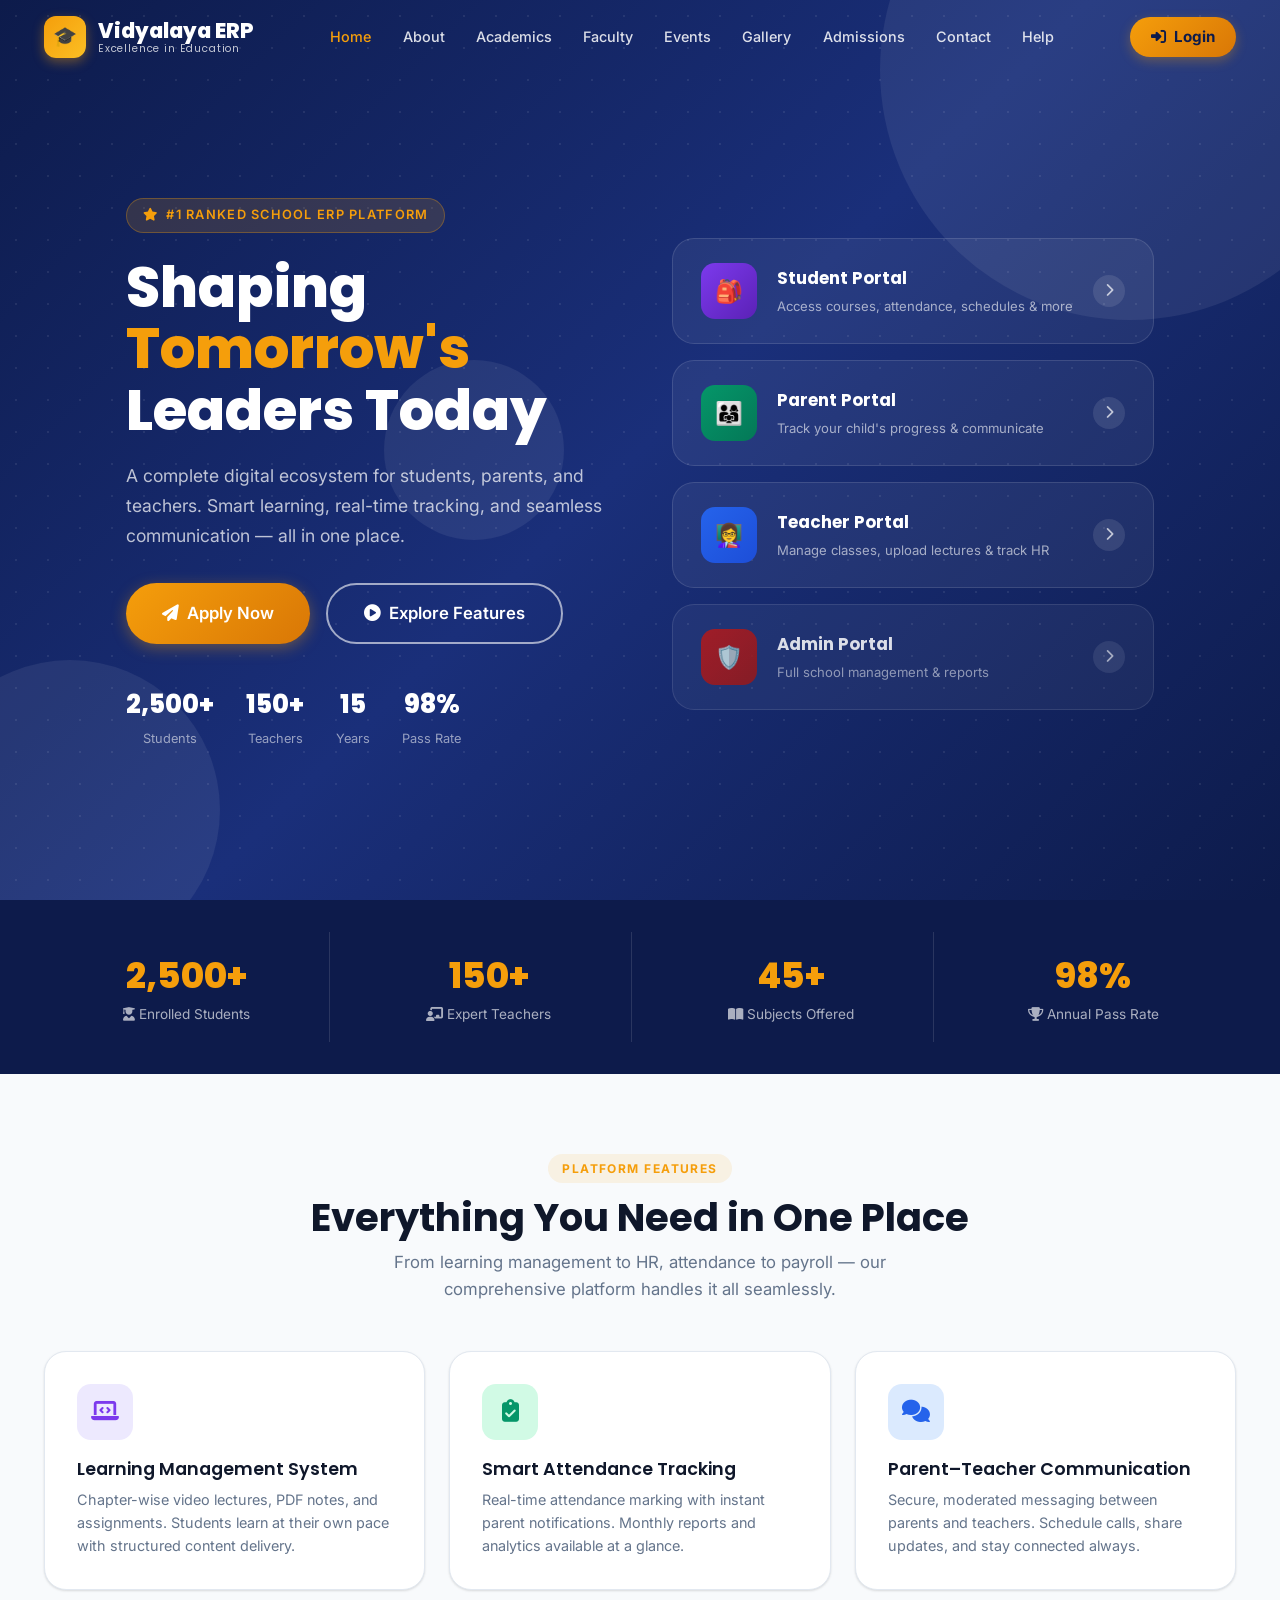
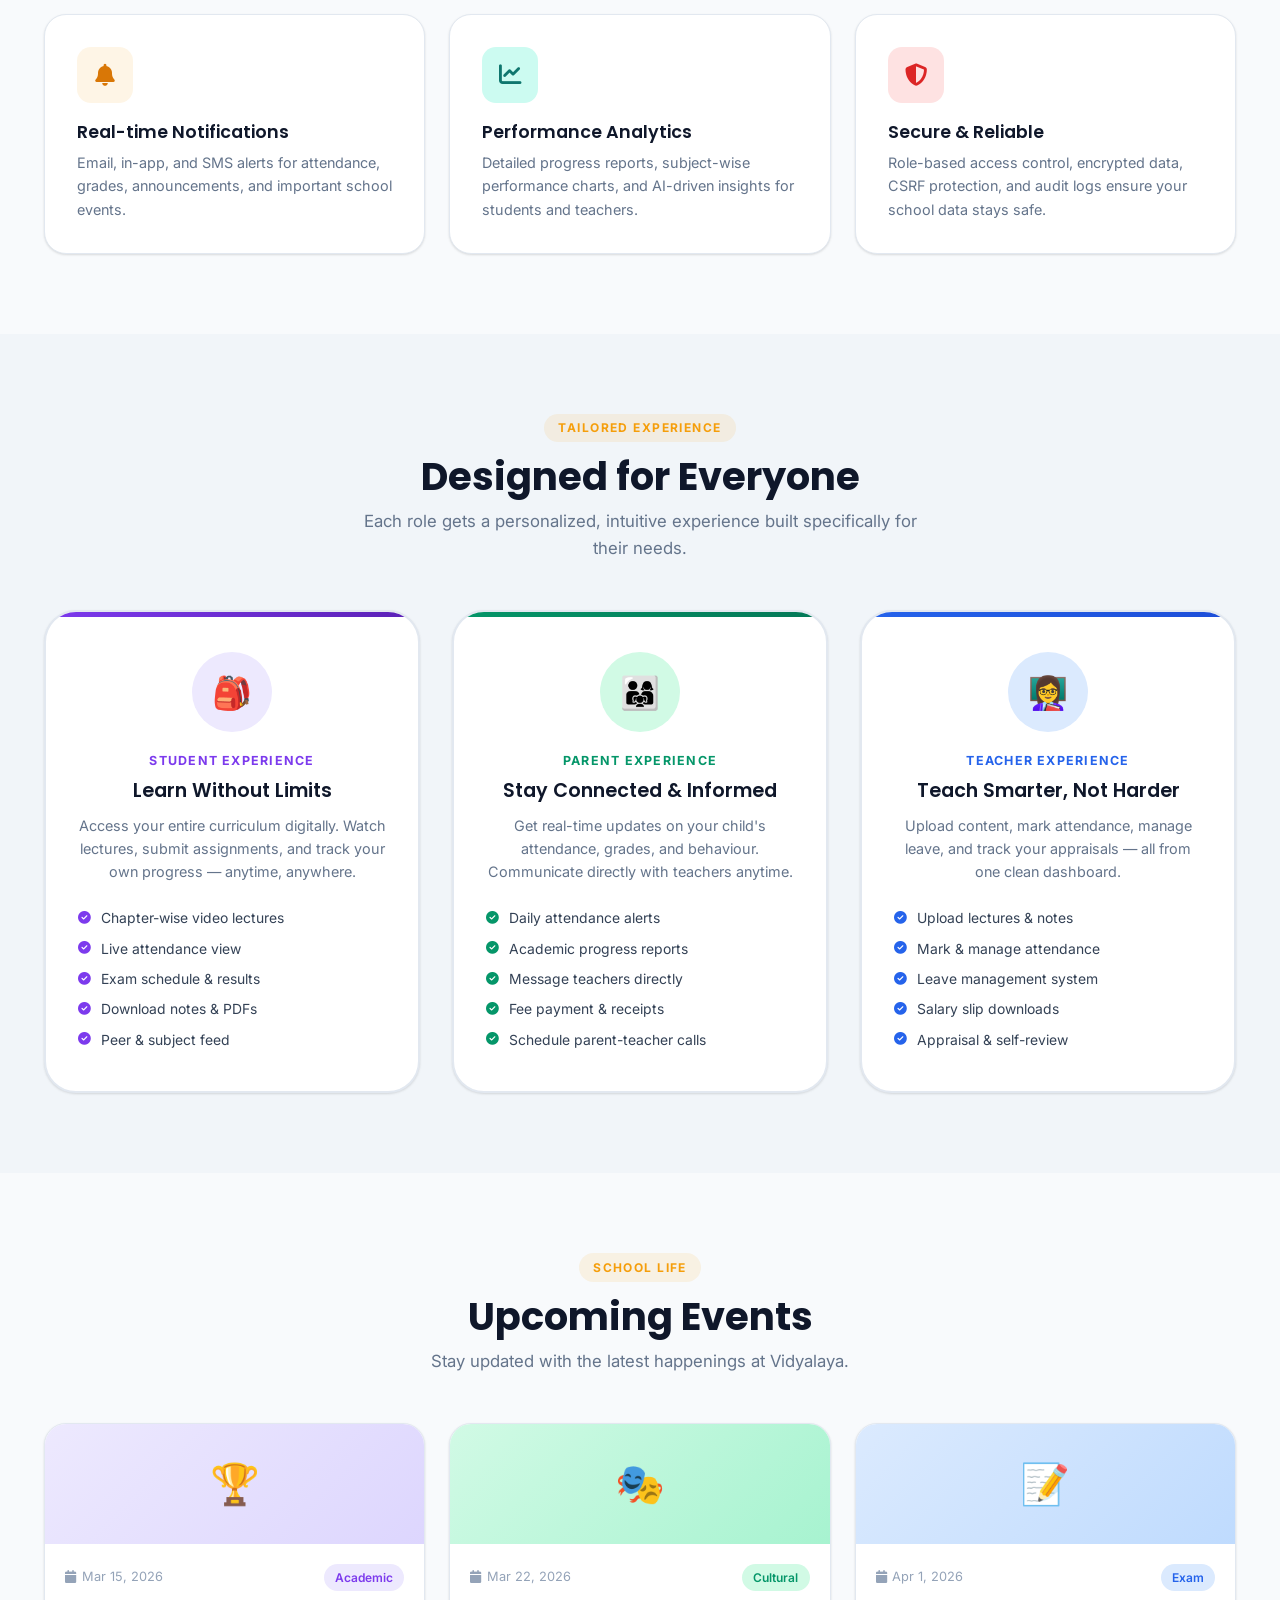
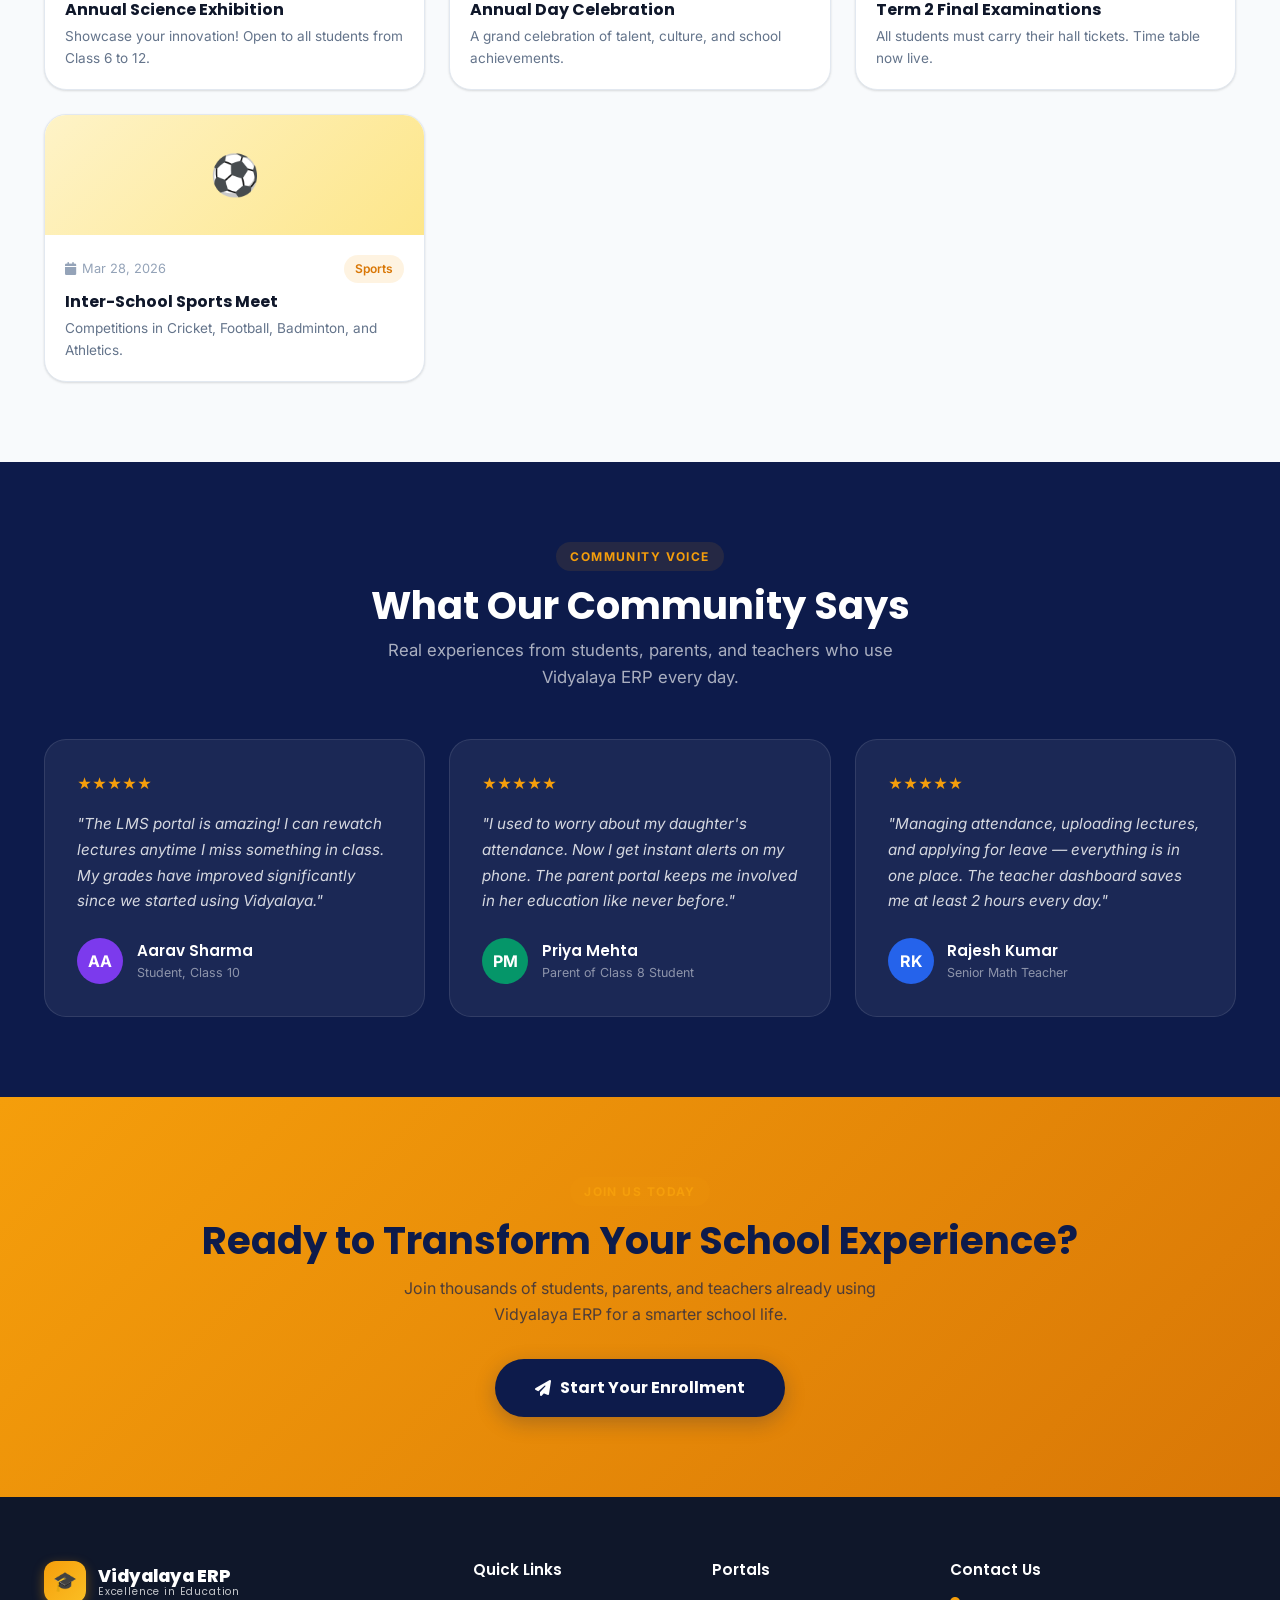
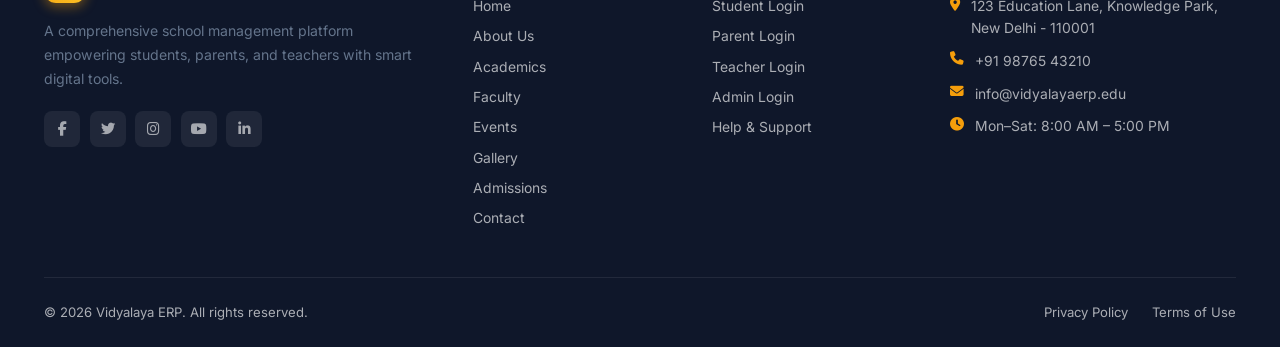
<file: index.html>
<!DOCTYPE html>
<html lang="en">
<head>
  <meta charset="UTF-8" />
  <meta name="viewport" content="width=device-width, initial-scale=1.0" />
  <title>Vidyalaya ERP — Shaping Tomorrow's Leaders</title>
  <link rel="preconnect" href="https://fonts.googleapis.com" />
  <link rel="preconnect" href="https://fonts.gstatic.com" crossorigin />
  <link href="https://fonts.googleapis.com/css2?family=Poppins:wght@300;400;500;600;700;800;900&family=Inter:wght@300;400;500;600&display=swap" rel="stylesheet" />
  <link rel="stylesheet" href="https://cdnjs.cloudflare.com/ajax/libs/font-awesome/6.5.0/css/all.min.css" />
  <link rel="stylesheet" href="css/style.css" />
</head>
<body>

<!-- ==================== NAVBAR ==================== -->
<nav class="navbar" id="navbar">
  <div class="container">
    <div class="navbar-inner">
      <a href="index.html" class="navbar-logo">
        <div class="logo-icon">🎓</div>
        <div class="logo-text">
          Vidyalaya ERP
          <span>Excellence in Education</span>
        </div>
      </a>

      <ul class="nav-links" id="navLinks">
        <li><a href="index.html" class="active">Home</a></li>
        <li><a href="about.html">About</a></li>
        <li><a href="academics.html">Academics</a></li>
        <li><a href="faculty.html">Faculty</a></li>
        <li><a href="events.html">Events</a></li>
        <li><a href="gallery.html">Gallery</a></li>
        <li><a href="admissions.html">Admissions</a></li>
        <li><a href="contact.html">Contact</a></li>
        <li><a href="help.html">Help</a></li>
      </ul>

      <div class="nav-actions">
        <a href="login.html" class="btn btn-primary nav-login">
          <i class="fas fa-sign-in-alt"></i> Login
        </a>
        <div class="hamburger" id="hamburger" onclick="toggleMenu()">
          <span></span><span></span><span></span>
        </div>
      </div>
    </div>
  </div>
</nav>

<!-- ==================== HERO ==================== -->
<section class="hero">
  <div class="hero-bg-shapes">
    <div class="hero-shape s1"></div>
    <div class="hero-shape s2"></div>
    <div class="hero-shape s3"></div>
    <div class="hero-dots"></div>
  </div>
  <div class="container">
    <div class="hero-inner">
      <!-- Left: Content -->
      <div class="hero-content">
        <div class="hero-badge animate-fadeup" style="animation-delay:.1s">
          <i class="fas fa-star"></i> #1 Ranked School ERP Platform
        </div>
        <h1 class="hero-title animate-fadeup" style="animation-delay:.2s">
          Shaping
          <span>Tomorrow's</span>
          Leaders Today
        </h1>
        <p class="hero-desc animate-fadeup" style="animation-delay:.3s">
          A complete digital ecosystem for students, parents, and teachers.
          Smart learning, real-time tracking, and seamless communication —
          all in one place.
        </p>
        <div class="hero-actions animate-fadeup" style="animation-delay:.4s">
          <a href="admissions.html" class="btn btn-primary btn-lg">
            <i class="fas fa-paper-plane"></i> Apply Now
          </a>
          <a href="#features" class="btn btn-outline btn-lg">
            <i class="fas fa-play-circle"></i> Explore Features
          </a>
        </div>
        <div class="hero-stats animate-fadeup" style="animation-delay:.5s">
          <div class="hstat-item">
            <span class="hstat-num" data-count="2500">0</span>
            <span class="hstat-label">Students</span>
          </div>
          <div class="hstat-item">
            <span class="hstat-num" data-count="150">0</span>
            <span class="hstat-label">Teachers</span>
          </div>
          <div class="hstat-item">
            <span class="hstat-num" data-count="15">0</span>
            <span class="hstat-label">Years</span>
          </div>
          <div class="hstat-item">
            <span class="hstat-num">98%</span>
            <span class="hstat-label">Pass Rate</span>
          </div>
        </div>
      </div>

      <!-- Right: Portal Cards -->
      <div class="hero-portals animate-fadeup" style="animation-delay:.35s">
        <a href="student/dashboard.html" class="portal-card">
          <div class="portal-icon student">🎒</div>
          <div class="portal-card-info">
            <div class="portal-card-title">Student Portal</div>
            <div class="portal-card-desc">Access courses, attendance, schedules & more</div>
          </div>
          <div class="portal-card-arrow"><i class="fas fa-chevron-right"></i></div>
        </a>
        <a href="parent/dashboard.html" class="portal-card">
          <div class="portal-icon parent">👨‍👩‍👧</div>
          <div class="portal-card-info">
            <div class="portal-card-title">Parent Portal</div>
            <div class="portal-card-desc">Track your child's progress & communicate</div>
          </div>
          <div class="portal-card-arrow"><i class="fas fa-chevron-right"></i></div>
        </a>
        <a href="teacher/dashboard.html" class="portal-card">
          <div class="portal-icon teacher">👩‍🏫</div>
          <div class="portal-card-info">
            <div class="portal-card-title">Teacher Portal</div>
            <div class="portal-card-desc">Manage classes, upload lectures & track HR</div>
          </div>
          <div class="portal-card-arrow"><i class="fas fa-chevron-right"></i></div>
        </a>
        <a href="admin/dashboard.html" class="portal-card" style="opacity:.85">
          <div class="portal-icon" style="background:linear-gradient(135deg,#b91c1c,#991b1b)">🛡️</div>
          <div class="portal-card-info">
            <div class="portal-card-title">Admin Portal</div>
            <div class="portal-card-desc">Full school management & reports</div>
          </div>
          <div class="portal-card-arrow"><i class="fas fa-chevron-right"></i></div>
        </a>
      </div>
    </div>
  </div>
</section>

<!-- ==================== STATS BAR ==================== -->
<div class="stats-bar">
  <div class="container">
    <div class="stats-grid">
      <div class="stat-item reveal">
        <span class="stat-num">2,500+</span>
        <div class="stat-label"><i class="fas fa-user-graduate"></i> Enrolled Students</div>
      </div>
      <div class="stat-item reveal">
        <span class="stat-num">150+</span>
        <div class="stat-label"><i class="fas fa-chalkboard-teacher"></i> Expert Teachers</div>
      </div>
      <div class="stat-item reveal">
        <span class="stat-num">45+</span>
        <div class="stat-label"><i class="fas fa-book-open"></i> Subjects Offered</div>
      </div>
      <div class="stat-item reveal">
        <span class="stat-num">98%</span>
        <div class="stat-label"><i class="fas fa-trophy"></i> Annual Pass Rate</div>
      </div>
    </div>
  </div>
</div>

<!-- ==================== FEATURES ==================== -->
<section class="section" id="features">
  <div class="container">
    <div class="section-center">
      <div class="section-label reveal">Platform Features</div>
      <h2 class="section-title reveal">Everything You Need in One Place</h2>
      <p class="section-sub reveal">From learning management to HR, attendance to payroll — our comprehensive platform handles it all seamlessly.</p>
    </div>
    <div class="features-grid">
      <div class="feature-card reveal">
        <div class="feature-icon fi-purple"><i class="fas fa-laptop-code"></i></div>
        <h3>Learning Management System</h3>
        <p>Chapter-wise video lectures, PDF notes, and assignments. Students learn at their own pace with structured content delivery.</p>
      </div>
      <div class="feature-card reveal">
        <div class="feature-icon fi-green"><i class="fas fa-clipboard-check"></i></div>
        <h3>Smart Attendance Tracking</h3>
        <p>Real-time attendance marking with instant parent notifications. Monthly reports and analytics available at a glance.</p>
      </div>
      <div class="feature-card reveal">
        <div class="feature-icon fi-blue"><i class="fas fa-comments"></i></div>
        <h3>Parent–Teacher Communication</h3>
        <p>Secure, moderated messaging between parents and teachers. Schedule calls, share updates, and stay connected always.</p>
      </div>
      <div class="feature-card reveal">
        <div class="feature-icon fi-amber"><i class="fas fa-bell"></i></div>
        <h3>Real-time Notifications</h3>
        <p>Email, in-app, and SMS alerts for attendance, grades, announcements, and important school events.</p>
      </div>
      <div class="feature-card reveal">
        <div class="feature-icon fi-teal"><i class="fas fa-chart-line"></i></div>
        <h3>Performance Analytics</h3>
        <p>Detailed progress reports, subject-wise performance charts, and AI-driven insights for students and teachers.</p>
      </div>
      <div class="feature-card reveal">
        <div class="feature-icon fi-red"><i class="fas fa-shield-alt"></i></div>
        <h3>Secure & Reliable</h3>
        <p>Role-based access control, encrypted data, CSRF protection, and audit logs ensure your school data stays safe.</p>
      </div>
    </div>
  </div>
</section>

<!-- ==================== EXPERIENCE ==================== -->
<section class="section experience-section">
  <div class="container">
    <div class="section-center">
      <div class="section-label reveal">Tailored Experience</div>
      <h2 class="section-title reveal">Designed for Everyone</h2>
      <p class="section-sub reveal">Each role gets a personalized, intuitive experience built specifically for their needs.</p>
    </div>
    <div class="experience-grid">
      <!-- Student -->
      <div class="exp-card ec-student reveal">
        <div class="exp-avatar av-student">🎒</div>
        <div class="exp-role">Student Experience</div>
        <h3>Learn Without Limits</h3>
        <p>Access your entire curriculum digitally. Watch lectures, submit assignments, and track your own progress — anytime, anywhere.</p>
        <div class="exp-features">
          <div class="exp-feat-item"><i class="fas fa-check-circle"></i> Chapter-wise video lectures</div>
          <div class="exp-feat-item"><i class="fas fa-check-circle"></i> Live attendance view</div>
          <div class="exp-feat-item"><i class="fas fa-check-circle"></i> Exam schedule & results</div>
          <div class="exp-feat-item"><i class="fas fa-check-circle"></i> Download notes & PDFs</div>
          <div class="exp-feat-item"><i class="fas fa-check-circle"></i> Peer & subject feed</div>
        </div>
      </div>

      <!-- Parent -->
      <div class="exp-card ec-parent reveal">
        <div class="exp-avatar av-parent">👨‍👩‍👧</div>
        <div class="exp-role">Parent Experience</div>
        <h3>Stay Connected & Informed</h3>
        <p>Get real-time updates on your child's attendance, grades, and behaviour. Communicate directly with teachers anytime.</p>
        <div class="exp-features">
          <div class="exp-feat-item"><i class="fas fa-check-circle"></i> Daily attendance alerts</div>
          <div class="exp-feat-item"><i class="fas fa-check-circle"></i> Academic progress reports</div>
          <div class="exp-feat-item"><i class="fas fa-check-circle"></i> Message teachers directly</div>
          <div class="exp-feat-item"><i class="fas fa-check-circle"></i> Fee payment & receipts</div>
          <div class="exp-feat-item"><i class="fas fa-check-circle"></i> Schedule parent-teacher calls</div>
        </div>
      </div>

      <!-- Teacher -->
      <div class="exp-card ec-teacher reveal">
        <div class="exp-avatar av-teacher">👩‍🏫</div>
        <div class="exp-role">Teacher Experience</div>
        <h3>Teach Smarter, Not Harder</h3>
        <p>Upload content, mark attendance, manage leave, and track your appraisals — all from one clean dashboard.</p>
        <div class="exp-features">
          <div class="exp-feat-item"><i class="fas fa-check-circle"></i> Upload lectures & notes</div>
          <div class="exp-feat-item"><i class="fas fa-check-circle"></i> Mark & manage attendance</div>
          <div class="exp-feat-item"><i class="fas fa-check-circle"></i> Leave management system</div>
          <div class="exp-feat-item"><i class="fas fa-check-circle"></i> Salary slip downloads</div>
          <div class="exp-feat-item"><i class="fas fa-check-circle"></i> Appraisal & self-review</div>
        </div>
      </div>
    </div>
  </div>
</section>

<!-- ==================== EVENTS ==================== -->
<section class="section">
  <div class="container">
    <div class="section-center">
      <div class="section-label reveal">School Life</div>
      <h2 class="section-title reveal">Upcoming Events</h2>
      <p class="section-sub reveal">Stay updated with the latest happenings at Vidyalaya.</p>
    </div>
    <div class="events-grid">
      <div class="event-card reveal">
        <div class="event-banner eb-purple">🏆</div>
        <div class="event-body">
          <div class="event-meta">
            <span class="event-date"><i class="fas fa-calendar"></i> Mar 15, 2026</span>
            <span class="badge badge-student">Academic</span>
          </div>
          <h4>Annual Science Exhibition</h4>
          <p>Showcase your innovation! Open to all students from Class 6 to 12.</p>
        </div>
      </div>
      <div class="event-card reveal">
        <div class="event-banner eb-green">🎭</div>
        <div class="event-body">
          <div class="event-meta">
            <span class="event-date"><i class="fas fa-calendar"></i> Mar 22, 2026</span>
            <span class="badge badge-parent">Cultural</span>
          </div>
          <h4>Annual Day Celebration</h4>
          <p>A grand celebration of talent, culture, and school achievements.</p>
        </div>
      </div>
      <div class="event-card reveal">
        <div class="event-banner eb-blue">📝</div>
        <div class="event-body">
          <div class="event-meta">
            <span class="event-date"><i class="fas fa-calendar"></i> Apr 1, 2026</span>
            <span class="badge badge-teacher">Exam</span>
          </div>
          <h4>Term 2 Final Examinations</h4>
          <p>All students must carry their hall tickets. Time table now live.</p>
        </div>
      </div>
      <div class="event-card reveal">
        <div class="event-banner eb-amber">⚽</div>
        <div class="event-body">
          <div class="event-meta">
            <span class="event-date"><i class="fas fa-calendar"></i> Mar 28, 2026</span>
            <span class="badge badge-accent">Sports</span>
          </div>
          <h4>Inter-School Sports Meet</h4>
          <p>Competitions in Cricket, Football, Badminton, and Athletics.</p>
        </div>
      </div>
    </div>
  </div>
</section>

<!-- ==================== TESTIMONIALS ==================== -->
<section class="section testimonials-section">
  <div class="container">
    <div class="section-center">
      <div class="section-label">Community Voice</div>
      <h2 class="section-title">What Our Community Says</h2>
      <p class="section-sub">Real experiences from students, parents, and teachers who use Vidyalaya ERP every day.</p>
    </div>
    <div class="testimonials-grid">
      <div class="testi-card reveal">
        <div class="testi-stars">★★★★★</div>
        <p class="testi-text">"The LMS portal is amazing! I can rewatch lectures anytime I miss something in class. My grades have improved significantly since we started using Vidyalaya."</p>
        <div class="testi-author">
          <div class="testi-avatar ta-student">AA</div>
          <div>
            <div class="testi-name">Aarav Sharma</div>
            <div class="testi-role">Student, Class 10</div>
          </div>
        </div>
      </div>
      <div class="testi-card reveal">
        <div class="testi-stars">★★★★★</div>
        <p class="testi-text">"I used to worry about my daughter's attendance. Now I get instant alerts on my phone. The parent portal keeps me involved in her education like never before."</p>
        <div class="testi-author">
          <div class="testi-avatar ta-parent">PM</div>
          <div>
            <div class="testi-name">Priya Mehta</div>
            <div class="testi-role">Parent of Class 8 Student</div>
          </div>
        </div>
      </div>
      <div class="testi-card reveal">
        <div class="testi-stars">★★★★★</div>
        <p class="testi-text">"Managing attendance, uploading lectures, and applying for leave — everything is in one place. The teacher dashboard saves me at least 2 hours every day."</p>
        <div class="testi-author">
          <div class="testi-avatar ta-teacher">RK</div>
          <div>
            <div class="testi-name">Rajesh Kumar</div>
            <div class="testi-role">Senior Math Teacher</div>
          </div>
        </div>
      </div>
    </div>
  </div>
</section>

<!-- ==================== CTA ==================== -->
<section class="cta-section">
  <div class="container">
    <div class="section-label">Join Us Today</div>
    <h2>Ready to Transform Your School Experience?</h2>
    <p>Join thousands of students, parents, and teachers already using Vidyalaya ERP for a smarter school life.</p>
    <a href="admissions.html" class="btn-cta">
      <i class="fas fa-paper-plane"></i> Start Your Enrollment
    </a>
  </div>
</section>

<!-- ==================== FOOTER ==================== -->
<footer class="footer">
  <div class="container">
    <div class="footer-grid">
      <div class="footer-brand">
        <div class="navbar-logo">
          <div class="logo-icon">🎓</div>
          <div class="logo-text">Vidyalaya ERP<span>Excellence in Education</span></div>
        </div>
        <p>A comprehensive school management platform empowering students, parents, and teachers with smart digital tools.</p>
        <div class="footer-socials">
          <div class="social-btn"><i class="fab fa-facebook-f"></i></div>
          <div class="social-btn"><i class="fab fa-twitter"></i></div>
          <div class="social-btn"><i class="fab fa-instagram"></i></div>
          <div class="social-btn"><i class="fab fa-youtube"></i></div>
          <div class="social-btn"><i class="fab fa-linkedin-in"></i></div>
        </div>
      </div>
      <div class="footer-col">
        <h5>Quick Links</h5>
        <div class="footer-links">
          <a href="index.html">Home</a>
          <a href="about.html">About Us</a>
          <a href="academics.html">Academics</a>
          <a href="faculty.html">Faculty</a>
          <a href="events.html">Events</a>
          <a href="gallery.html">Gallery</a>
          <a href="admissions.html">Admissions</a>
          <a href="contact.html">Contact</a>
        </div>
      </div>
      <div class="footer-col">
        <h5>Portals</h5>
        <div class="footer-links">
          <a href="login.html">Student Login</a>
          <a href="login.html">Parent Login</a>
          <a href="login.html">Teacher Login</a>
          <a href="login.html">Admin Login</a>
          <a href="help.html">Help &amp; Support</a>
        </div>
      </div>
      <div class="footer-col">
        <h5>Contact Us</h5>
        <div class="footer-contact-item">
          <i class="fas fa-map-marker-alt"></i>
          <span>123 Education Lane, Knowledge Park, New Delhi - 110001</span>
        </div>
        <div class="footer-contact-item">
          <i class="fas fa-phone"></i>
          <span>+91 98765 43210</span>
        </div>
        <div class="footer-contact-item">
          <i class="fas fa-envelope"></i>
          <span>info@vidyalayaerp.edu</span>
        </div>
        <div class="footer-contact-item">
          <i class="fas fa-clock"></i>
          <span>Mon–Sat: 8:00 AM – 5:00 PM</span>
        </div>
      </div>
    </div>
    <div class="footer-bottom">
      <span>© 2026 Vidyalaya ERP. All rights reserved.</span>
      <span style="display:flex;gap:1.5rem;">
        <a href="#" style="transition:color .2s" onmouseover="this.style.color='#F59E0B'" onmouseout="this.style.color=''">Privacy Policy</a>
        <a href="#" style="transition:color .2s" onmouseover="this.style.color='#F59E0B'" onmouseout="this.style.color=''">Terms of Use</a>
      </span>
    </div>
  </div>
</footer>

<script src="js/main.js"></script>
</body>
</html>
</file>
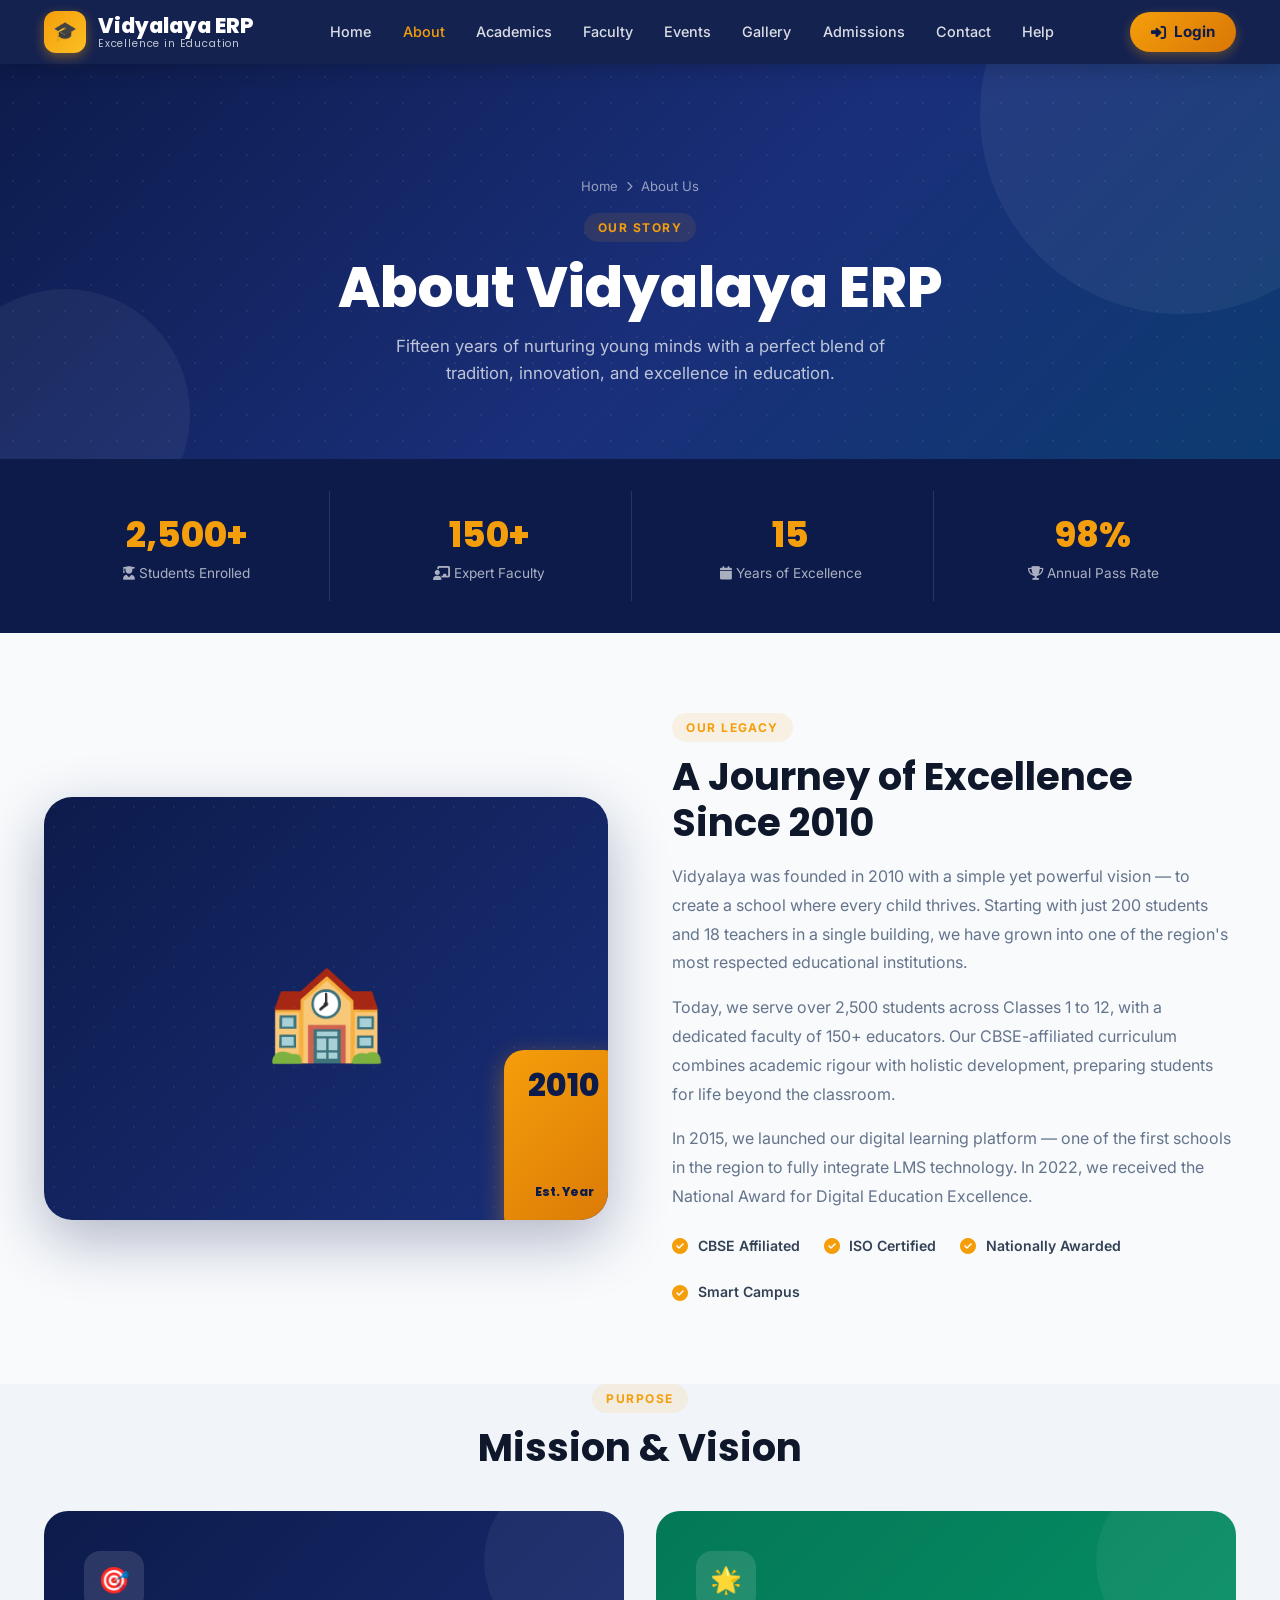
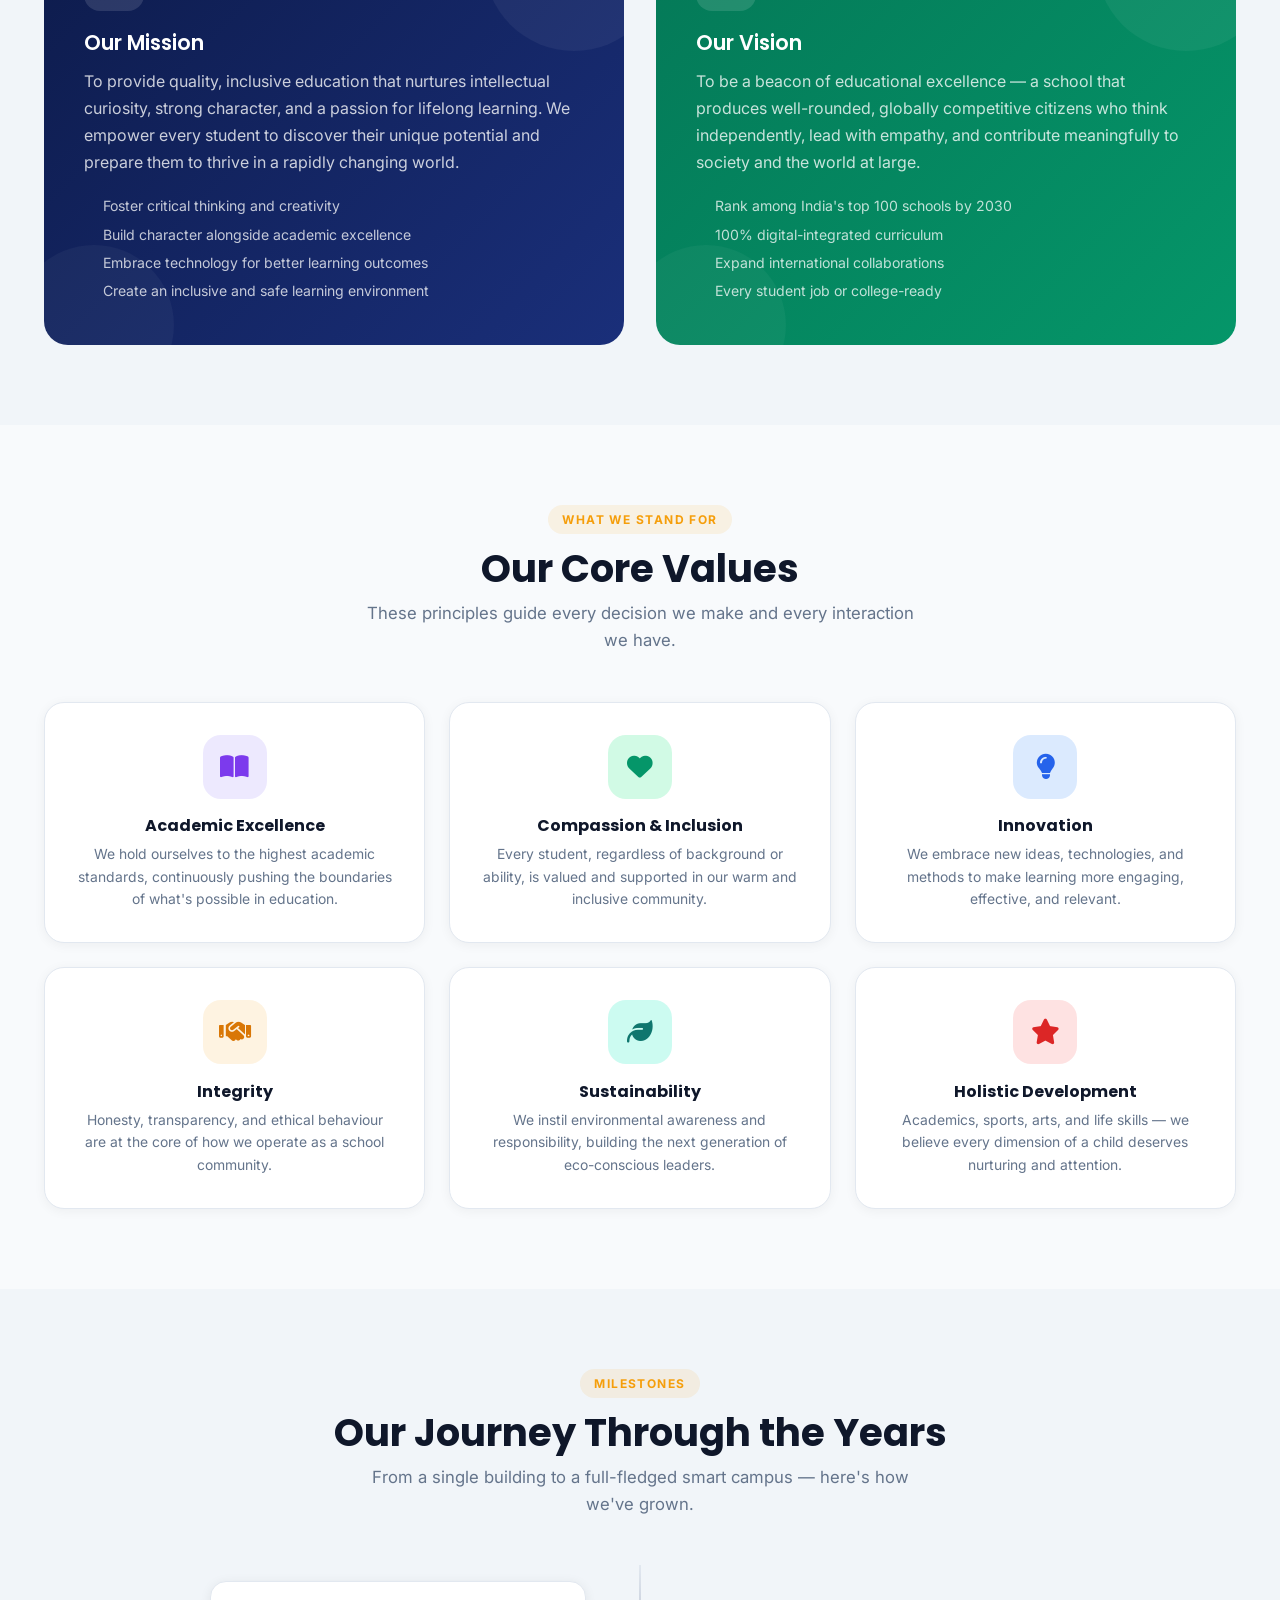
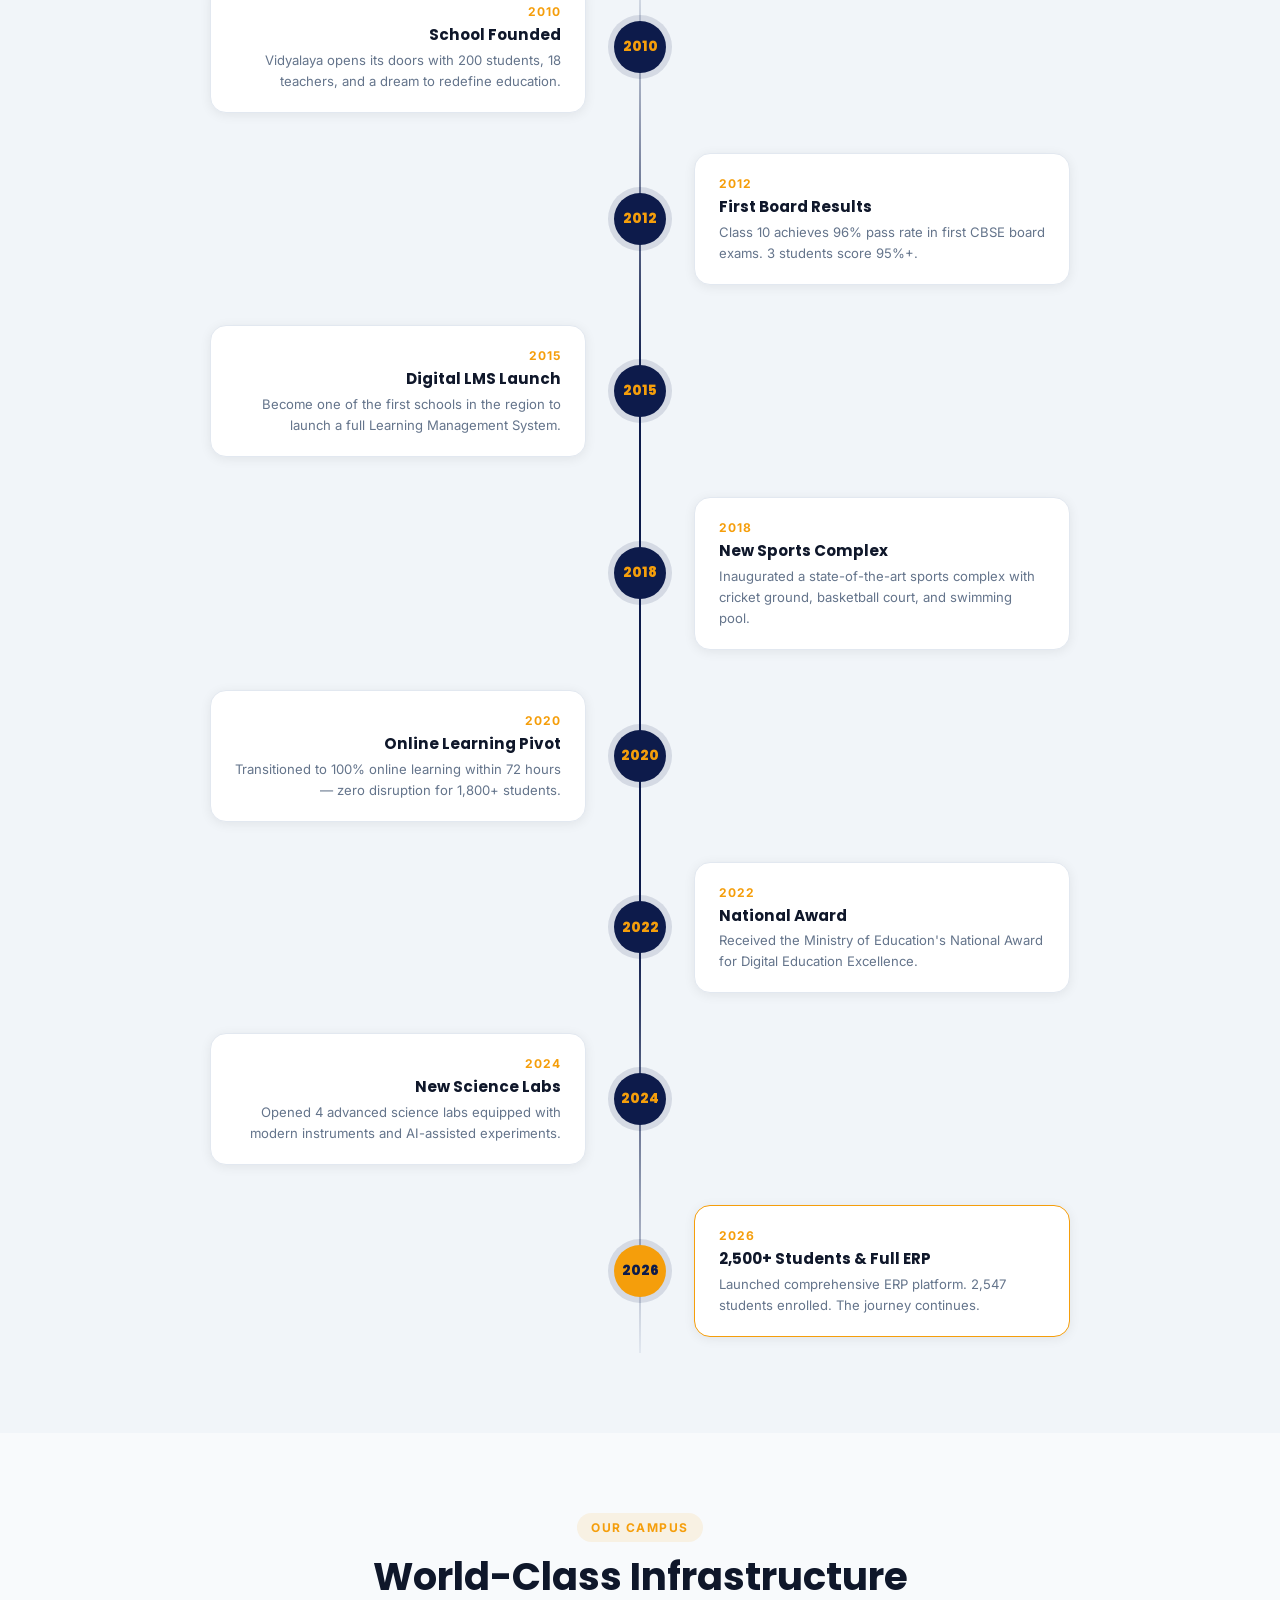
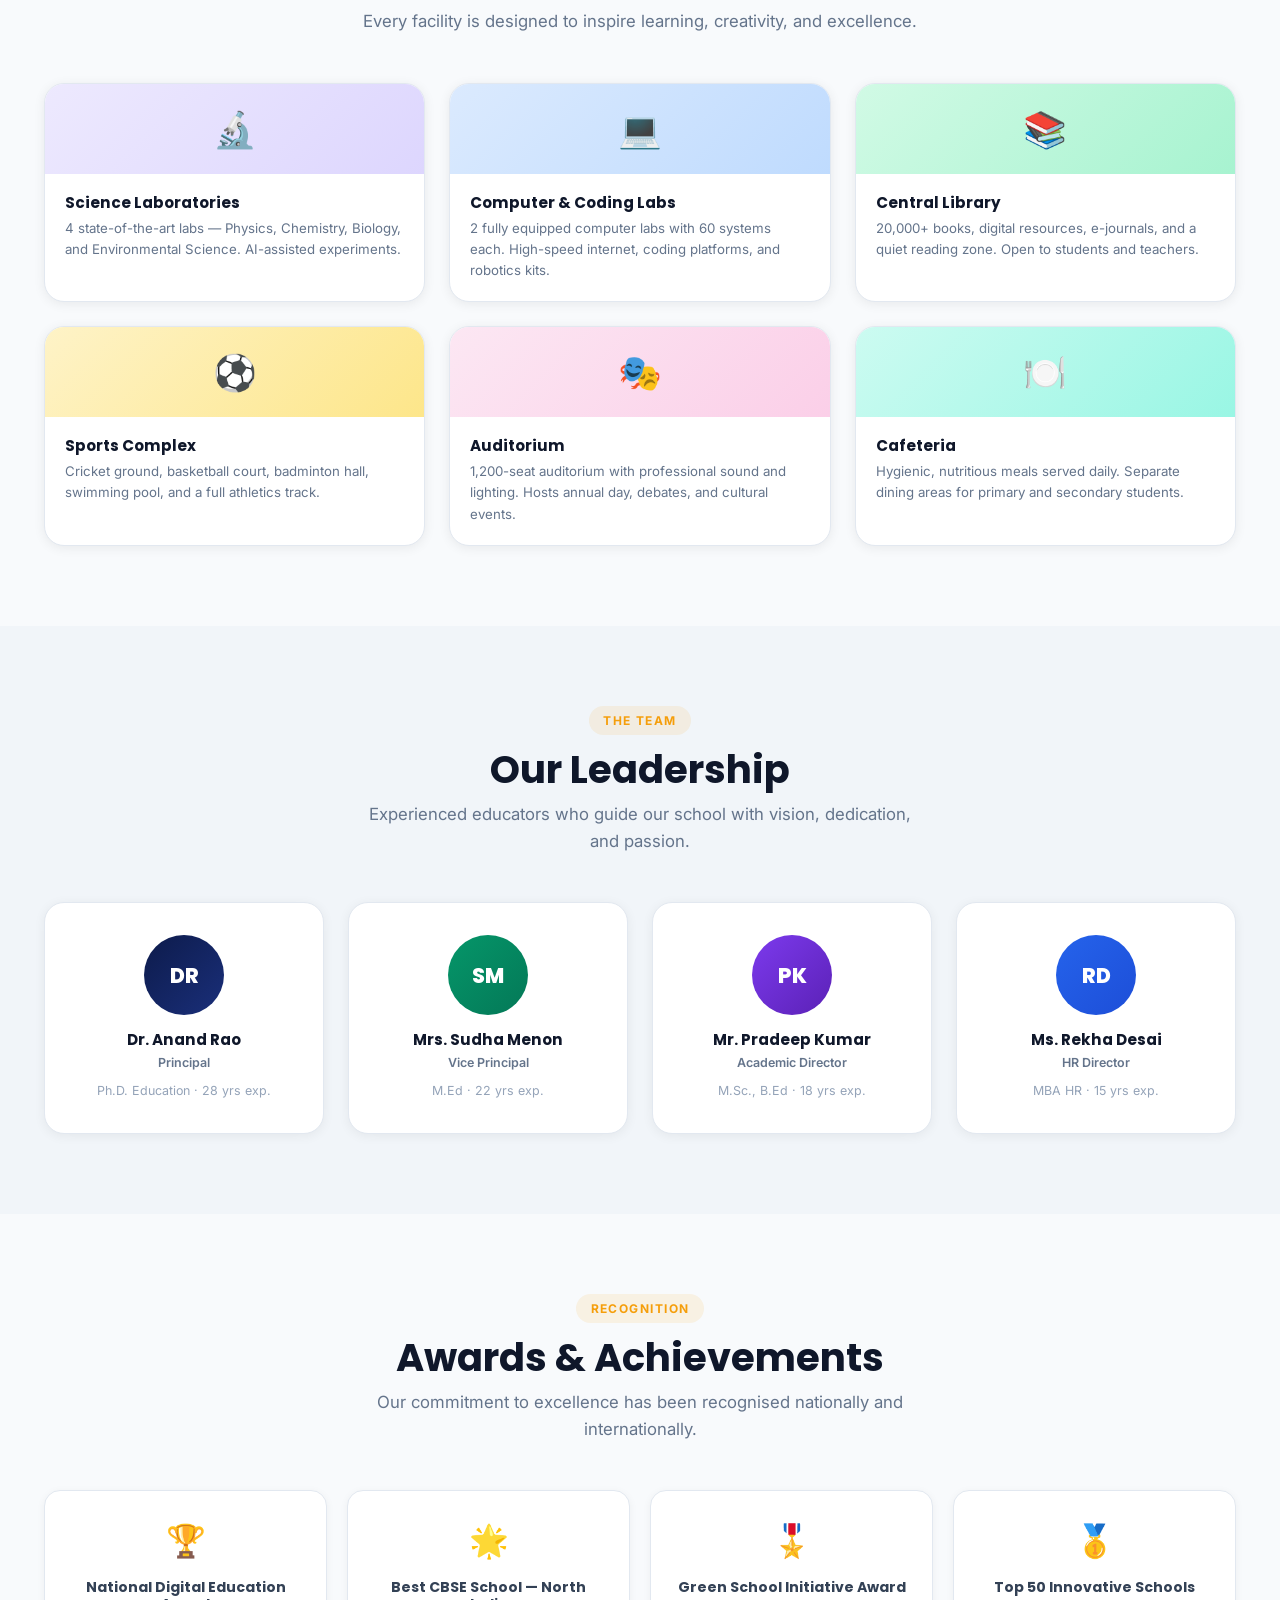
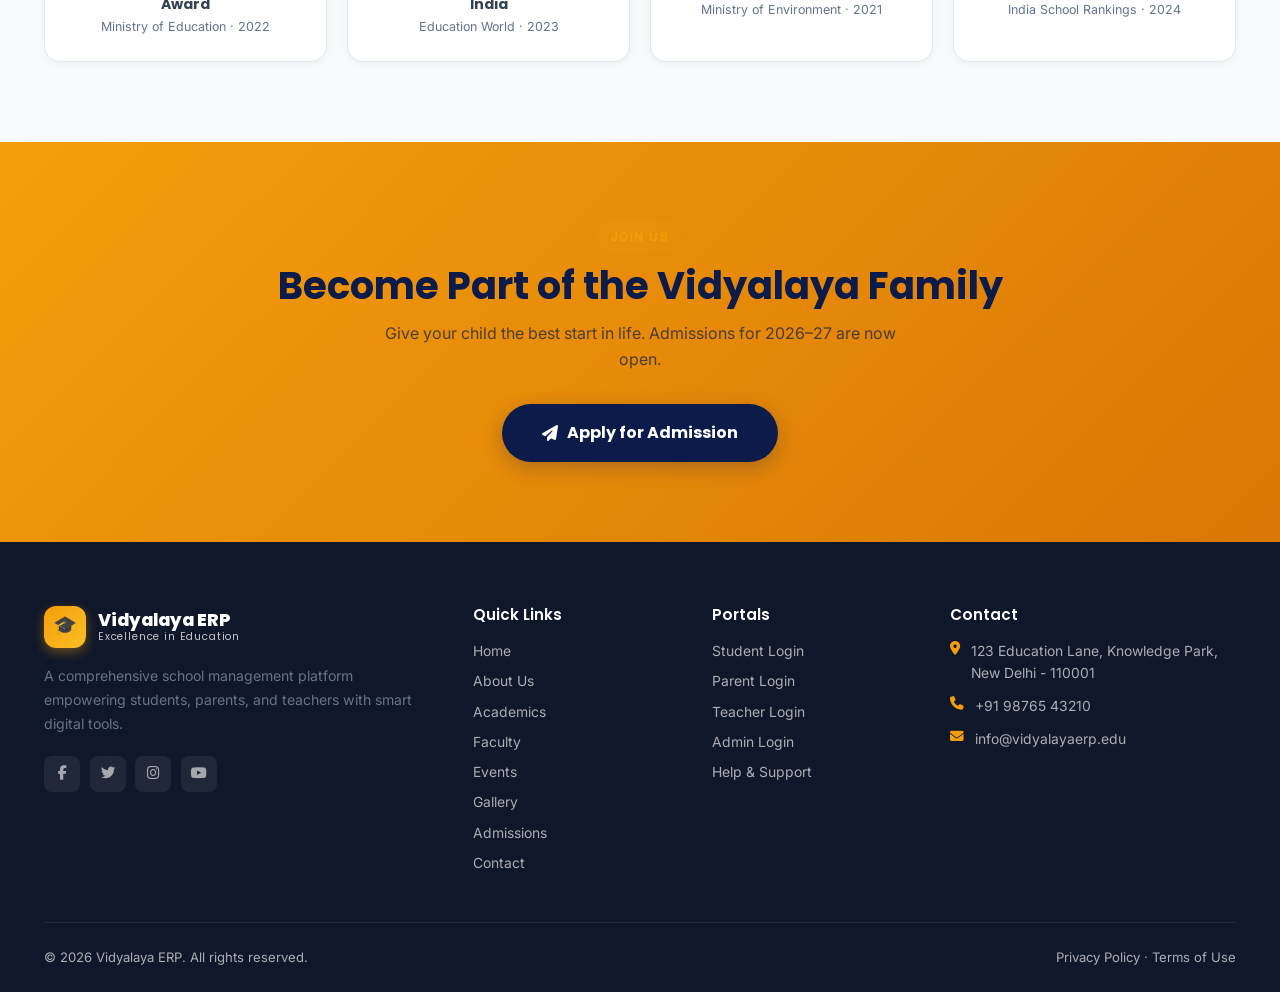
<file: about.html>
<!DOCTYPE html>
<html lang="en">
<head>
  <meta charset="UTF-8" />
  <meta name="viewport" content="width=device-width, initial-scale=1.0" />
  <title>About Us — Vidyalaya ERP</title>
  <link rel="preconnect" href="https://fonts.googleapis.com" />
  <link rel="preconnect" href="https://fonts.gstatic.com" crossorigin />
  <link href="https://fonts.googleapis.com/css2?family=Poppins:wght@300;400;500;600;700;800;900&family=Inter:wght@300;400;500;600&display=swap" rel="stylesheet" />
  <link rel="stylesheet" href="https://cdnjs.cloudflare.com/ajax/libs/font-awesome/6.5.0/css/all.min.css" />
  <link rel="stylesheet" href="css/style.css" />
  <style>
    /* --- Page hero --- */
    .page-hero {
      background: linear-gradient(135deg, #0D1B4B 0%, #1a2f7a 55%, #0d3b70 100%);
      padding: 7rem 0 4.5rem;
      text-align: center;
      position: relative;
      overflow: hidden;
    }
    .page-hero .dots { position:absolute;inset:0;background-image:radial-gradient(rgba(255,255,255,.06) 1px,transparent 1px);background-size:26px 26px; }
    .page-hero .shape { position:absolute;border-radius:50%;background:rgba(255,255,255,.05); }
    .page-hero h1 { color:#fff; }
    .page-hero p  { color:rgba(255,255,255,.72);max-width:560px;margin:.75rem auto 0;font-size:1.05rem; }
    .breadcrumb { display:flex;align-items:center;justify-content:center;gap:.5rem;font-size:.82rem;color:rgba(255,255,255,.55);margin-bottom:1rem; }
    .breadcrumb a { color:rgba(255,255,255,.55);transition:color .2s; }
    .breadcrumb a:hover { color:#F59E0B; }
    .breadcrumb i  { font-size:.65rem; }

    /* --- Story section --- */
    .story-grid { display:grid;grid-template-columns:1fr 1fr;gap:4rem;align-items:center; }
    .story-visual { position:relative; }
    .story-image-box {
      background: linear-gradient(135deg, #0D1B4B, #1a2f7a);
      border-radius: 28px;
      aspect-ratio: 4/3;
      display: flex;
      align-items: center;
      justify-content: center;
      font-size: 6rem;
      position: relative;
      overflow: hidden;
      box-shadow: 0 20px 60px rgba(13,27,75,.3);
    }
    .story-image-box::before { content:'';position:absolute;inset:0;background-image:radial-gradient(rgba(255,255,255,.05) 1px,transparent 1px);background-size:20px 20px; }
    .story-badge {
      position: absolute;
      bottom: -16px; right: -16px;
      background: linear-gradient(135deg,#F59E0B,#D97706);
      color: #0D1B4B;
      font-family: 'Poppins',sans-serif;
      font-weight: 800;
      border-radius: 20px;
      padding: 1rem 1.5rem;
      box-shadow: 0 8px 24px rgba(245,158,11,.4);
      text-align: center;
      line-height: 1.2;
    }
    .story-badge .big { font-size: 2rem; display:block; }
    .story-badge .small { font-size: .75rem; }
    .story-content h2 { margin-bottom: 1rem; }
    .story-content p  { margin-bottom: 1rem; line-height: 1.8; }
    .story-highlights { display:flex;gap:1.5rem;margin-top:1.5rem;flex-wrap:wrap; }
    .sh-item { display:flex;align-items:center;gap:.6rem;font-size:.88rem;font-weight:600;color:#334155; }
    .sh-item i { color:#F59E0B;font-size:1rem; }

    /* --- Mission Vision --- */
    .mv-grid { display:grid;grid-template-columns:1fr 1fr;gap:2rem; }
    .mv-card {
      border-radius: 24px;
      padding: 2.5rem;
      position: relative;
      overflow: hidden;
    }
    .mv-card.mission { background: linear-gradient(135deg,#0D1B4B,#1a2f7a); }
    .mv-card.vision  { background: linear-gradient(135deg,#047857,#059669); }
    .mv-card::before { content:'';position:absolute;top:-40px;right:-40px;width:180px;height:180px;border-radius:50%;background:rgba(255,255,255,.05); }
    .mv-card::after  { content:'';position:absolute;bottom:-60px;left:-30px;width:160px;height:160px;border-radius:50%;background:rgba(255,255,255,.04); }
    .mv-icon { width:60px;height:60px;border-radius:16px;background:rgba(255,255,255,.12);display:grid;place-items:center;font-size:1.6rem;margin-bottom:1.25rem;position:relative;z-index:2; }
    .mv-card h3 { color:#fff;font-size:1.3rem;margin-bottom:.75rem;position:relative;z-index:2; }
    .mv-card p  { color:rgba(255,255,255,.78);line-height:1.7;position:relative;z-index:2; }

    /* --- Core Values --- */
    .values-grid { display:grid;grid-template-columns:repeat(3,1fr);gap:1.5rem; }
    .value-card {
      background:#fff;border-radius:20px;padding:2rem;border:1px solid #E2E8F0;
      box-shadow:0 2px 12px rgba(0,0,0,.05);text-align:center;transition:all .25s;
    }
    .value-card:hover { transform:translateY(-5px);box-shadow:0 12px 30px rgba(0,0,0,.1);border-color:transparent; }
    .value-icon { width:64px;height:64px;border-radius:18px;display:grid;place-items:center;font-size:1.6rem;margin:0 auto 1.1rem; }
    .value-card h4 { font-size:1rem;margin-bottom:.5rem; }
    .value-card p  { font-size:.87rem;line-height:1.6; }

    /* --- Timeline --- */
    .timeline-wrap { position:relative;padding:1rem 0; }
    .timeline-line { position:absolute;left:50%;top:0;bottom:0;width:2px;background:linear-gradient(180deg,#E2E8F0,#0D1B4B 30%,#0D1B4B 70%,#E2E8F0);transform:translateX(-50%); }
    .tl-item { display:grid;grid-template-columns:1fr 60px 1fr;gap:1.5rem;align-items:center;margin-bottom:2.5rem; }
    .tl-item:last-child { margin-bottom:0; }
    .tl-dot { width:52px;height:52px;border-radius:50%;background:#0D1B4B;display:grid;place-items:center;color:#F59E0B;font-weight:800;font-size:.85rem;margin:0 auto;box-shadow:0 0 0 6px rgba(13,27,75,.12);position:relative;z-index:2;font-family:'Poppins',sans-serif; }
    .tl-card { background:#fff;border-radius:16px;padding:1.25rem 1.5rem;box-shadow:0 2px 12px rgba(0,0,0,.07);border:1px solid #E2E8F0;transition:all .25s; }
    .tl-card:hover { box-shadow:0 8px 24px rgba(0,0,0,.12); }
    .tl-year { font-size:.75rem;font-weight:700;color:#F59E0B;text-transform:uppercase;letter-spacing:.08em;margin-bottom:.3rem; }
    .tl-card h4 { font-size:.95rem;margin-bottom:.35rem; }
    .tl-card p  { font-size:.82rem;color:#64748B; }
    .tl-right { text-align:right; }
    .tl-empty { /* spacer */ }

    /* --- Infrastructure --- */
    .infra-grid { display:grid;grid-template-columns:repeat(3,1fr);gap:1.5rem; }
    .infra-card {
      border-radius:20px;overflow:hidden;box-shadow:0 2px 12px rgba(0,0,0,.07);
      border:1px solid #E2E8F0;transition:all .25s;background:#fff;
    }
    .infra-card:hover { transform:translateY(-4px);box-shadow:0 12px 30px rgba(0,0,0,.12); }
    .infra-banner { height:90px;display:flex;align-items:center;justify-content:center;font-size:2.2rem; }
    .infra-body { padding:1.25rem; }
    .infra-body h4 { font-size:.95rem;margin-bottom:.35rem; }
    .infra-body p  { font-size:.83rem; }

    /* --- Leadership --- */
    .lead-grid { display:grid;grid-template-columns:repeat(4,1fr);gap:1.5rem; }
    .lead-card { background:#fff;border-radius:20px;padding:2rem 1.5rem;text-align:center;box-shadow:0 2px 12px rgba(0,0,0,.06);border:1px solid #E2E8F0;transition:all .25s; }
    .lead-card:hover { transform:translateY(-5px);box-shadow:0 12px 30px rgba(0,0,0,.12); }
    .lead-avatar { width:80px;height:80px;border-radius:50%;display:grid;place-items:center;font-weight:800;font-size:1.3rem;color:#fff;margin:0 auto 1rem;font-family:'Poppins',sans-serif; }
    .lead-card h4 { font-size:.95rem;margin-bottom:.2rem; }
    .lead-role { font-size:.78rem;font-weight:600;color:#64748B;margin-bottom:.5rem; }
    .lead-qual { font-size:.78rem;color:#94A3B8; }

    /* --- Awards --- */
    .awards-grid { display:grid;grid-template-columns:repeat(4,1fr);gap:1.25rem; }
    .award-card { background:#fff;border-radius:16px;padding:1.5rem;text-align:center;border:1px solid #E2E8F0;box-shadow:0 2px 8px rgba(0,0,0,.05); }
    .award-icon { font-size:2rem;margin-bottom:.75rem; }
    .award-card h5 { font-size:.88rem;margin-bottom:.3rem;color:#334155; }
    .award-card p  { font-size:.78rem; }

    @media(max-width:1024px) { .lead-grid { grid-template-columns:repeat(2,1fr); } .awards-grid { grid-template-columns:repeat(2,1fr); } }
    @media(max-width:768px)  {
      .story-grid,.mv-grid { grid-template-columns:1fr; }
      .values-grid,.infra-grid { grid-template-columns:1fr 1fr; }
      .lead-grid { grid-template-columns:1fr 1fr; }
      .tl-item { grid-template-columns:1fr; }
      .tl-right { text-align:left; }
      .timeline-line { left:26px; }
      .tl-dot { width:36px;height:36px;font-size:.72rem; }
      .awards-grid { grid-template-columns:1fr 1fr; }
    }
    @media(max-width:480px) { .values-grid,.lead-grid { grid-template-columns:1fr; } }
  </style>
</head>
<body>

<!-- NAVBAR -->
<nav class="navbar scrolled" style="position:sticky;top:0;">
  <div class="container">
    <div class="navbar-inner">
      <a href="index.html" class="navbar-logo">
        <div class="logo-icon">🎓</div>
        <div class="logo-text">Vidyalaya ERP<span>Excellence in Education</span></div>
      </a>
      <ul class="nav-links" id="navLinks">
        <li><a href="index.html">Home</a></li>
        <li><a href="about.html" class="active">About</a></li>
        <li><a href="academics.html">Academics</a></li>
        <li><a href="faculty.html">Faculty</a></li>
        <li><a href="events.html">Events</a></li>
        <li><a href="gallery.html">Gallery</a></li>
        <li><a href="admissions.html">Admissions</a></li>
        <li><a href="contact.html">Contact</a></li>
        <li><a href="help.html">Help</a></li>
      </ul>
      <div class="nav-actions">
        <a href="login.html" class="btn btn-primary nav-login"><i class="fas fa-sign-in-alt"></i> Login</a>
        <div class="hamburger" id="hamburger" onclick="toggleMenu()"><span></span><span></span><span></span></div>
      </div>
    </div>
  </div>
</nav>

<!-- HERO -->
<section class="page-hero">
  <div class="dots"></div>
  <div class="shape" style="width:400px;height:400px;top:-150px;right:-100px;"></div>
  <div class="shape" style="width:250px;height:250px;bottom:-80px;left:-60px;"></div>
  <div class="container" style="position:relative;z-index:2;">
    <div class="breadcrumb"><a href="index.html">Home</a><i class="fas fa-chevron-right"></i><span>About Us</span></div>
    <div class="section-label">Our Story</div>
    <h1>About Vidyalaya ERP</h1>
    <p>Fifteen years of nurturing young minds with a perfect blend of tradition, innovation, and excellence in education.</p>
  </div>
</section>

<!-- STATS BAR -->
<div class="stats-bar">
  <div class="container">
    <div class="stats-grid">
      <div class="stat-item reveal"><span class="stat-num" data-count="2500">0</span><div class="stat-label"><i class="fas fa-user-graduate"></i> Students Enrolled</div></div>
      <div class="stat-item reveal"><span class="stat-num" data-count="150">0</span><div class="stat-label"><i class="fas fa-chalkboard-teacher"></i> Expert Faculty</div></div>
      <div class="stat-item reveal"><span class="stat-num" data-count="15">0</span><div class="stat-label"><i class="fas fa-calendar"></i> Years of Excellence</div></div>
      <div class="stat-item reveal"><span class="stat-num">98%</span><div class="stat-label"><i class="fas fa-trophy"></i> Annual Pass Rate</div></div>
    </div>
  </div>
</div>

<!-- OUR STORY -->
<section class="section">
  <div class="container">
    <div class="story-grid">
      <div class="story-visual reveal">
        <div class="story-image-box">🏫
          <div class="story-badge"><span class="big">2010</span><span class="small">Est. Year</span></div>
        </div>
      </div>
      <div class="story-content reveal">
        <div class="section-label">Our Legacy</div>
        <h2>A Journey of Excellence Since 2010</h2>
        <p>Vidyalaya was founded in 2010 with a simple yet powerful vision — to create a school where every child thrives. Starting with just 200 students and 18 teachers in a single building, we have grown into one of the region's most respected educational institutions.</p>
        <p>Today, we serve over 2,500 students across Classes 1 to 12, with a dedicated faculty of 150+ educators. Our CBSE-affiliated curriculum combines academic rigour with holistic development, preparing students for life beyond the classroom.</p>
        <p>In 2015, we launched our digital learning platform — one of the first schools in the region to fully integrate LMS technology. In 2022, we received the National Award for Digital Education Excellence.</p>
        <div class="story-highlights">
          <div class="sh-item"><i class="fas fa-check-circle"></i> CBSE Affiliated</div>
          <div class="sh-item"><i class="fas fa-check-circle"></i> ISO Certified</div>
          <div class="sh-item"><i class="fas fa-check-circle"></i> Nationally Awarded</div>
          <div class="sh-item"><i class="fas fa-check-circle"></i> Smart Campus</div>
        </div>
      </div>
    </div>
  </div>
</section>

<!-- MISSION & VISION -->
<section class="section" style="background:#F1F5F9;padding-top:0;">
  <div class="container">
    <div class="section-center" style="margin-bottom:2.5rem;">
      <div class="section-label reveal">Purpose</div>
      <h2 class="section-title reveal">Mission & Vision</h2>
    </div>
    <div class="mv-grid">
      <div class="mv-card mission reveal">
        <div class="mv-icon">🎯</div>
        <h3>Our Mission</h3>
        <p>To provide quality, inclusive education that nurtures intellectual curiosity, strong character, and a passion for lifelong learning. We empower every student to discover their unique potential and prepare them to thrive in a rapidly changing world.</p>
        <ul style="margin-top:1rem;padding-left:1.2rem;color:rgba(255,255,255,.75);font-size:.88rem;line-height:2;position:relative;z-index:2;">
          <li>Foster critical thinking and creativity</li>
          <li>Build character alongside academic excellence</li>
          <li>Embrace technology for better learning outcomes</li>
          <li>Create an inclusive and safe learning environment</li>
        </ul>
      </div>
      <div class="mv-card vision reveal">
        <div class="mv-icon">🌟</div>
        <h3>Our Vision</h3>
        <p>To be a beacon of educational excellence — a school that produces well-rounded, globally competitive citizens who think independently, lead with empathy, and contribute meaningfully to society and the world at large.</p>
        <ul style="margin-top:1rem;padding-left:1.2rem;color:rgba(255,255,255,.75);font-size:.88rem;line-height:2;position:relative;z-index:2;">
          <li>Rank among India's top 100 schools by 2030</li>
          <li>100% digital-integrated curriculum</li>
          <li>Expand international collaborations</li>
          <li>Every student job or college-ready</li>
        </ul>
      </div>
    </div>
  </div>
</section>

<!-- CORE VALUES -->
<section class="section">
  <div class="container">
    <div class="section-center">
      <div class="section-label reveal">What We Stand For</div>
      <h2 class="section-title reveal">Our Core Values</h2>
      <p class="section-sub reveal">These principles guide every decision we make and every interaction we have.</p>
    </div>
    <div class="values-grid">
      <div class="value-card reveal">
        <div class="value-icon" style="background:#EDE9FE;color:#7C3AED;"><i class="fas fa-book-open"></i></div>
        <h4>Academic Excellence</h4>
        <p>We hold ourselves to the highest academic standards, continuously pushing the boundaries of what's possible in education.</p>
      </div>
      <div class="value-card reveal">
        <div class="value-icon" style="background:#D1FAE5;color:#059669;"><i class="fas fa-heart"></i></div>
        <h4>Compassion & Inclusion</h4>
        <p>Every student, regardless of background or ability, is valued and supported in our warm and inclusive community.</p>
      </div>
      <div class="value-card reveal">
        <div class="value-icon" style="background:#DBEAFE;color:#2563EB;"><i class="fas fa-lightbulb"></i></div>
        <h4>Innovation</h4>
        <p>We embrace new ideas, technologies, and methods to make learning more engaging, effective, and relevant.</p>
      </div>
      <div class="value-card reveal">
        <div class="value-icon" style="background:rgba(245,158,11,.12);color:#D97706;"><i class="fas fa-handshake"></i></div>
        <h4>Integrity</h4>
        <p>Honesty, transparency, and ethical behaviour are at the core of how we operate as a school community.</p>
      </div>
      <div class="value-card reveal">
        <div class="value-icon" style="background:#CCFBF1;color:#0f766e;"><i class="fas fa-leaf"></i></div>
        <h4>Sustainability</h4>
        <p>We instil environmental awareness and responsibility, building the next generation of eco-conscious leaders.</p>
      </div>
      <div class="value-card reveal">
        <div class="value-icon" style="background:#FEE2E2;color:#DC2626;"><i class="fas fa-star"></i></div>
        <h4>Holistic Development</h4>
        <p>Academics, sports, arts, and life skills — we believe every dimension of a child deserves nurturing and attention.</p>
      </div>
    </div>
  </div>
</section>

<!-- TIMELINE -->
<section class="section" style="background:#F1F5F9;">
  <div class="container">
    <div class="section-center">
      <div class="section-label reveal">Milestones</div>
      <h2 class="section-title reveal">Our Journey Through the Years</h2>
      <p class="section-sub reveal">From a single building to a full-fledged smart campus — here's how we've grown.</p>
    </div>
    <div class="timeline-wrap" style="max-width:860px;margin:0 auto;">
      <div class="timeline-line"></div>

      <div class="tl-item reveal">
        <div class="tl-card tl-right">
          <div class="tl-year">2010</div>
          <h4>School Founded</h4>
          <p>Vidyalaya opens its doors with 200 students, 18 teachers, and a dream to redefine education.</p>
        </div>
        <div class="tl-dot">2010</div>
        <div class="tl-empty"></div>
      </div>

      <div class="tl-item reveal">
        <div class="tl-empty"></div>
        <div class="tl-dot">2012</div>
        <div class="tl-card">
          <div class="tl-year">2012</div>
          <h4>First Board Results</h4>
          <p>Class 10 achieves 96% pass rate in first CBSE board exams. 3 students score 95%+.</p>
        </div>
      </div>

      <div class="tl-item reveal">
        <div class="tl-card tl-right">
          <div class="tl-year">2015</div>
          <h4>Digital LMS Launch</h4>
          <p>Become one of the first schools in the region to launch a full Learning Management System.</p>
        </div>
        <div class="tl-dot">2015</div>
        <div class="tl-empty"></div>
      </div>

      <div class="tl-item reveal">
        <div class="tl-empty"></div>
        <div class="tl-dot">2018</div>
        <div class="tl-card">
          <div class="tl-year">2018</div>
          <h4>New Sports Complex</h4>
          <p>Inaugurated a state-of-the-art sports complex with cricket ground, basketball court, and swimming pool.</p>
        </div>
      </div>

      <div class="tl-item reveal">
        <div class="tl-card tl-right">
          <div class="tl-year">2020</div>
          <h4>Online Learning Pivot</h4>
          <p>Transitioned to 100% online learning within 72 hours — zero disruption for 1,800+ students.</p>
        </div>
        <div class="tl-dot">2020</div>
        <div class="tl-empty"></div>
      </div>

      <div class="tl-item reveal">
        <div class="tl-empty"></div>
        <div class="tl-dot">2022</div>
        <div class="tl-card">
          <div class="tl-year">2022</div>
          <h4>National Award</h4>
          <p>Received the Ministry of Education's National Award for Digital Education Excellence.</p>
        </div>
      </div>

      <div class="tl-item reveal">
        <div class="tl-card tl-right">
          <div class="tl-year">2024</div>
          <h4>New Science Labs</h4>
          <p>Opened 4 advanced science labs equipped with modern instruments and AI-assisted experiments.</p>
        </div>
        <div class="tl-dot">2024</div>
        <div class="tl-empty"></div>
      </div>

      <div class="tl-item reveal">
        <div class="tl-empty"></div>
        <div class="tl-dot" style="background:#F59E0B;color:#0D1B4B;">2026</div>
        <div class="tl-card" style="border-color:#F59E0B;">
          <div class="tl-year">2026</div>
          <h4>2,500+ Students & Full ERP</h4>
          <p>Launched comprehensive ERP platform. 2,547 students enrolled. The journey continues.</p>
        </div>
      </div>

    </div>
  </div>
</section>

<!-- INFRASTRUCTURE -->
<section class="section">
  <div class="container">
    <div class="section-center">
      <div class="section-label reveal">Our Campus</div>
      <h2 class="section-title reveal">World-Class Infrastructure</h2>
      <p class="section-sub reveal">Every facility is designed to inspire learning, creativity, and excellence.</p>
    </div>
    <div class="infra-grid">
      <div class="infra-card reveal">
        <div class="infra-banner" style="background:linear-gradient(135deg,#EDE9FE,#DDD6FE);">🔬</div>
        <div class="infra-body"><h4>Science Laboratories</h4><p>4 state-of-the-art labs — Physics, Chemistry, Biology, and Environmental Science. AI-assisted experiments.</p></div>
      </div>
      <div class="infra-card reveal">
        <div class="infra-banner" style="background:linear-gradient(135deg,#DBEAFE,#BFDBFE);">💻</div>
        <div class="infra-body"><h4>Computer & Coding Labs</h4><p>2 fully equipped computer labs with 60 systems each. High-speed internet, coding platforms, and robotics kits.</p></div>
      </div>
      <div class="infra-card reveal">
        <div class="infra-banner" style="background:linear-gradient(135deg,#D1FAE5,#A7F3D0);">📚</div>
        <div class="infra-body"><h4>Central Library</h4><p>20,000+ books, digital resources, e-journals, and a quiet reading zone. Open to students and teachers.</p></div>
      </div>
      <div class="infra-card reveal">
        <div class="infra-banner" style="background:linear-gradient(135deg,#FEF3C7,#FDE68A);">⚽</div>
        <div class="infra-body"><h4>Sports Complex</h4><p>Cricket ground, basketball court, badminton hall, swimming pool, and a full athletics track.</p></div>
      </div>
      <div class="infra-card reveal">
        <div class="infra-banner" style="background:linear-gradient(135deg,#FCE7F3,#FBCFE8);">🎭</div>
        <div class="infra-body"><h4>Auditorium</h4><p>1,200-seat auditorium with professional sound and lighting. Hosts annual day, debates, and cultural events.</p></div>
      </div>
      <div class="infra-card reveal">
        <div class="infra-banner" style="background:linear-gradient(135deg,#CCFBF1,#99F6E4);">🍽️</div>
        <div class="infra-body"><h4>Cafeteria</h4><p>Hygienic, nutritious meals served daily. Separate dining areas for primary and secondary students.</p></div>
      </div>
    </div>
  </div>
</section>

<!-- LEADERSHIP -->
<section class="section" style="background:#F1F5F9;">
  <div class="container">
    <div class="section-center">
      <div class="section-label reveal">The Team</div>
      <h2 class="section-title reveal">Our Leadership</h2>
      <p class="section-sub reveal">Experienced educators who guide our school with vision, dedication, and passion.</p>
    </div>
    <div class="lead-grid">
      <div class="lead-card reveal">
        <div class="lead-avatar" style="background:linear-gradient(135deg,#0D1B4B,#1a2f7a);">DR</div>
        <h4>Dr. Anand Rao</h4>
        <div class="lead-role">Principal</div>
        <div class="lead-qual">Ph.D. Education · 28 yrs exp.</div>
      </div>
      <div class="lead-card reveal">
        <div class="lead-avatar" style="background:linear-gradient(135deg,#059669,#047857);">SM</div>
        <h4>Mrs. Sudha Menon</h4>
        <div class="lead-role">Vice Principal</div>
        <div class="lead-qual">M.Ed · 22 yrs exp.</div>
      </div>
      <div class="lead-card reveal">
        <div class="lead-avatar" style="background:linear-gradient(135deg,#7C3AED,#5B21B6);">PK</div>
        <h4>Mr. Pradeep Kumar</h4>
        <div class="lead-role">Academic Director</div>
        <div class="lead-qual">M.Sc., B.Ed · 18 yrs exp.</div>
      </div>
      <div class="lead-card reveal">
        <div class="lead-avatar" style="background:linear-gradient(135deg,#2563EB,#1D4ED8);">RD</div>
        <h4>Ms. Rekha Desai</h4>
        <div class="lead-role">HR Director</div>
        <div class="lead-qual">MBA HR · 15 yrs exp.</div>
      </div>
    </div>
  </div>
</section>

<!-- AWARDS -->
<section class="section">
  <div class="container">
    <div class="section-center">
      <div class="section-label reveal">Recognition</div>
      <h2 class="section-title reveal">Awards & Achievements</h2>
      <p class="section-sub reveal">Our commitment to excellence has been recognised nationally and internationally.</p>
    </div>
    <div class="awards-grid">
      <div class="award-card reveal">
        <div class="award-icon">🏆</div>
        <h5>National Digital Education Award</h5>
        <p style="font-size:.78rem;">Ministry of Education · 2022</p>
      </div>
      <div class="award-card reveal">
        <div class="award-icon">🌟</div>
        <h5>Best CBSE School — North India</h5>
        <p style="font-size:.78rem;">Education World · 2023</p>
      </div>
      <div class="award-card reveal">
        <div class="award-icon">🎖️</div>
        <h5>Green School Initiative Award</h5>
        <p style="font-size:.78rem;">Ministry of Environment · 2021</p>
      </div>
      <div class="award-card reveal">
        <div class="award-icon">🥇</div>
        <h5>Top 50 Innovative Schools</h5>
        <p style="font-size:.78rem;">India School Rankings · 2024</p>
      </div>
    </div>
  </div>
</section>

<!-- CTA -->
<section class="cta-section">
  <div class="container">
    <div class="section-label">Join Us</div>
    <h2>Become Part of the Vidyalaya Family</h2>
    <p>Give your child the best start in life. Admissions for 2026–27 are now open.</p>
    <a href="admissions.html" class="btn-cta"><i class="fas fa-paper-plane"></i> Apply for Admission</a>
  </div>
</section>

<!-- FOOTER -->
<footer class="footer">
  <div class="container">
    <div class="footer-grid">
      <div class="footer-brand">
        <div class="navbar-logo"><div class="logo-icon">🎓</div><div class="logo-text">Vidyalaya ERP<span>Excellence in Education</span></div></div>
        <p>A comprehensive school management platform empowering students, parents, and teachers with smart digital tools.</p>
        <div class="footer-socials">
          <div class="social-btn"><i class="fab fa-facebook-f"></i></div>
          <div class="social-btn"><i class="fab fa-twitter"></i></div>
          <div class="social-btn"><i class="fab fa-instagram"></i></div>
          <div class="social-btn"><i class="fab fa-youtube"></i></div>
        </div>
      </div>
      <div class="footer-col"><h5>Quick Links</h5><div class="footer-links"><a href="index.html">Home</a><a href="about.html">About Us</a><a href="academics.html">Academics</a><a href="faculty.html">Faculty</a><a href="events.html">Events</a><a href="gallery.html">Gallery</a><a href="admissions.html">Admissions</a><a href="contact.html">Contact</a></div></div>
      <div class="footer-col"><h5>Portals</h5><div class="footer-links"><a href="login.html">Student Login</a><a href="login.html">Parent Login</a><a href="login.html">Teacher Login</a><a href="login.html">Admin Login</a><a href="help.html">Help &amp; Support</a></div></div>
      <div class="footer-col"><h5>Contact</h5>
        <div class="footer-contact-item"><i class="fas fa-map-marker-alt"></i><span>123 Education Lane, Knowledge Park, New Delhi - 110001</span></div>
        <div class="footer-contact-item"><i class="fas fa-phone"></i><span>+91 98765 43210</span></div>
        <div class="footer-contact-item"><i class="fas fa-envelope"></i><span>info@vidyalayaerp.edu</span></div>
      </div>
    </div>
    <div class="footer-bottom"><span>© 2026 Vidyalaya ERP. All rights reserved.</span><span>Privacy Policy · Terms of Use</span></div>
  </div>
</footer>

<script src="js/main.js"></script>
</body>
</html>
</file>
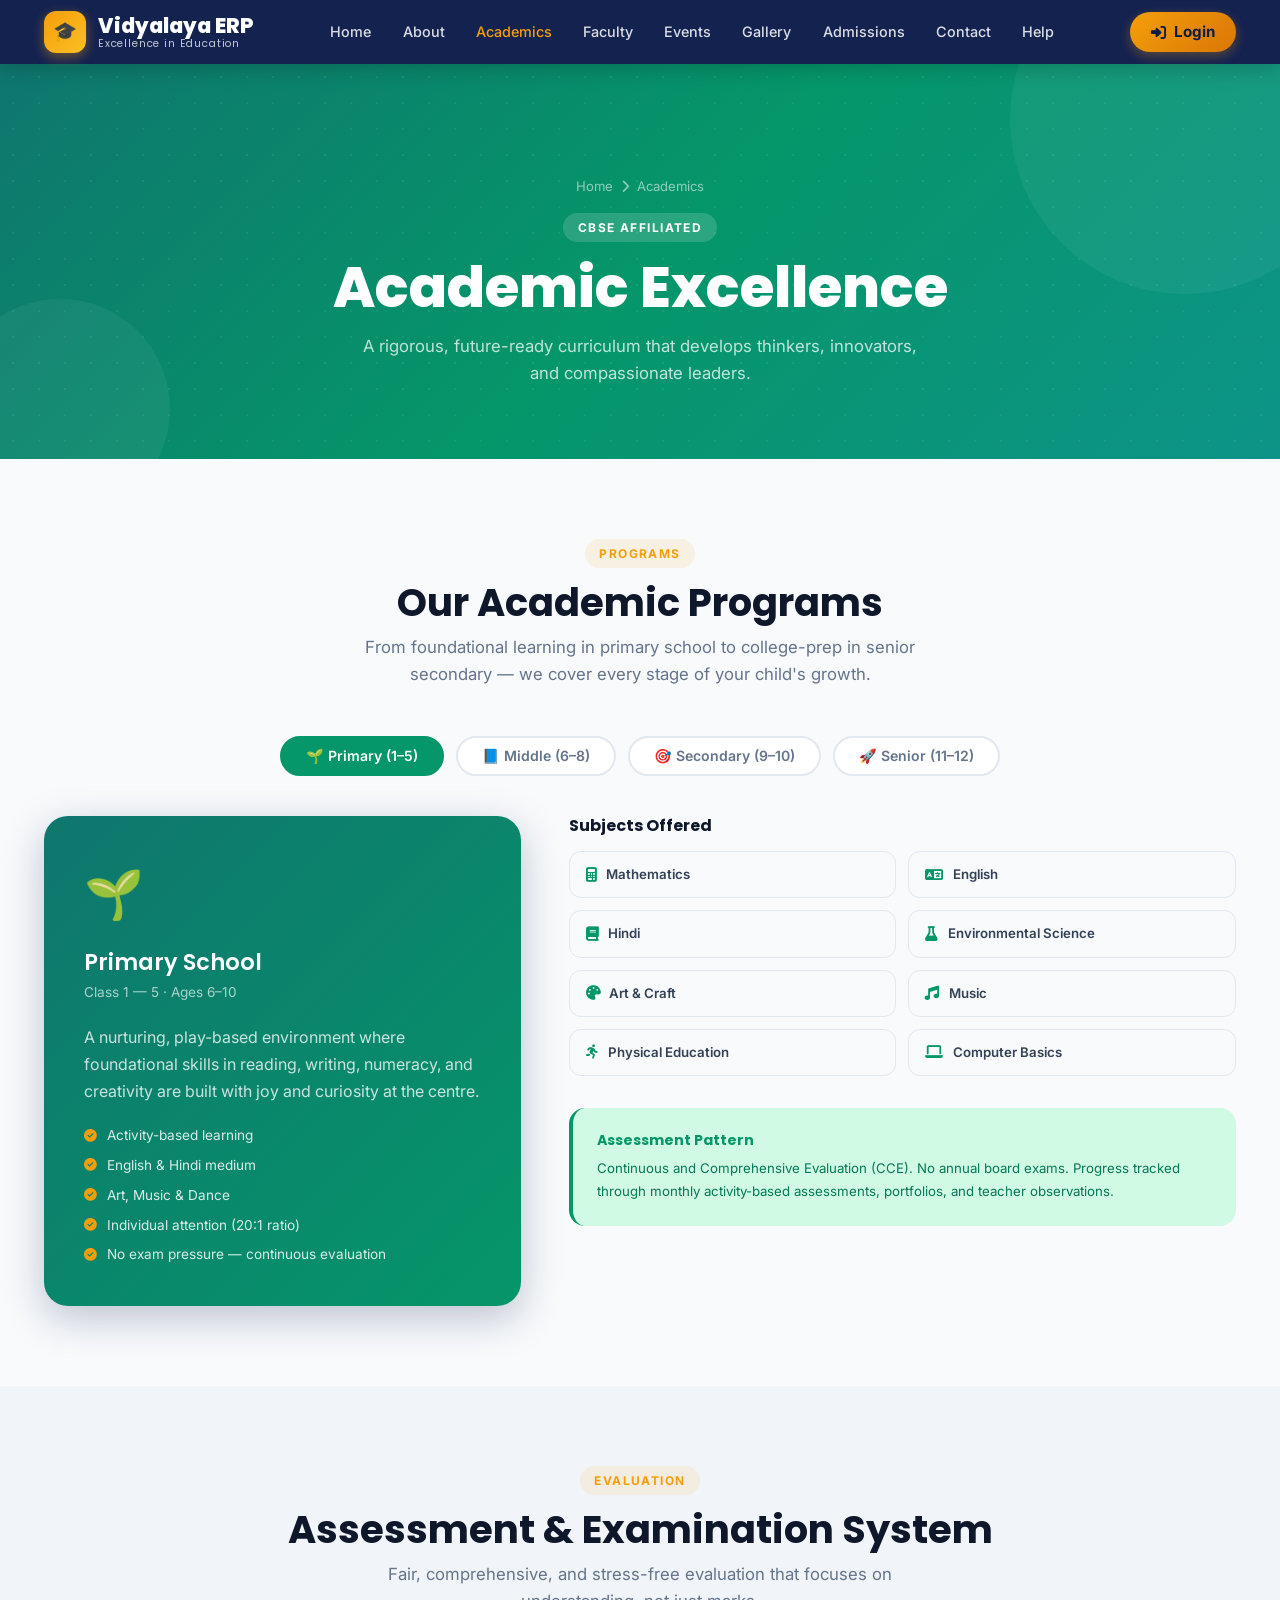
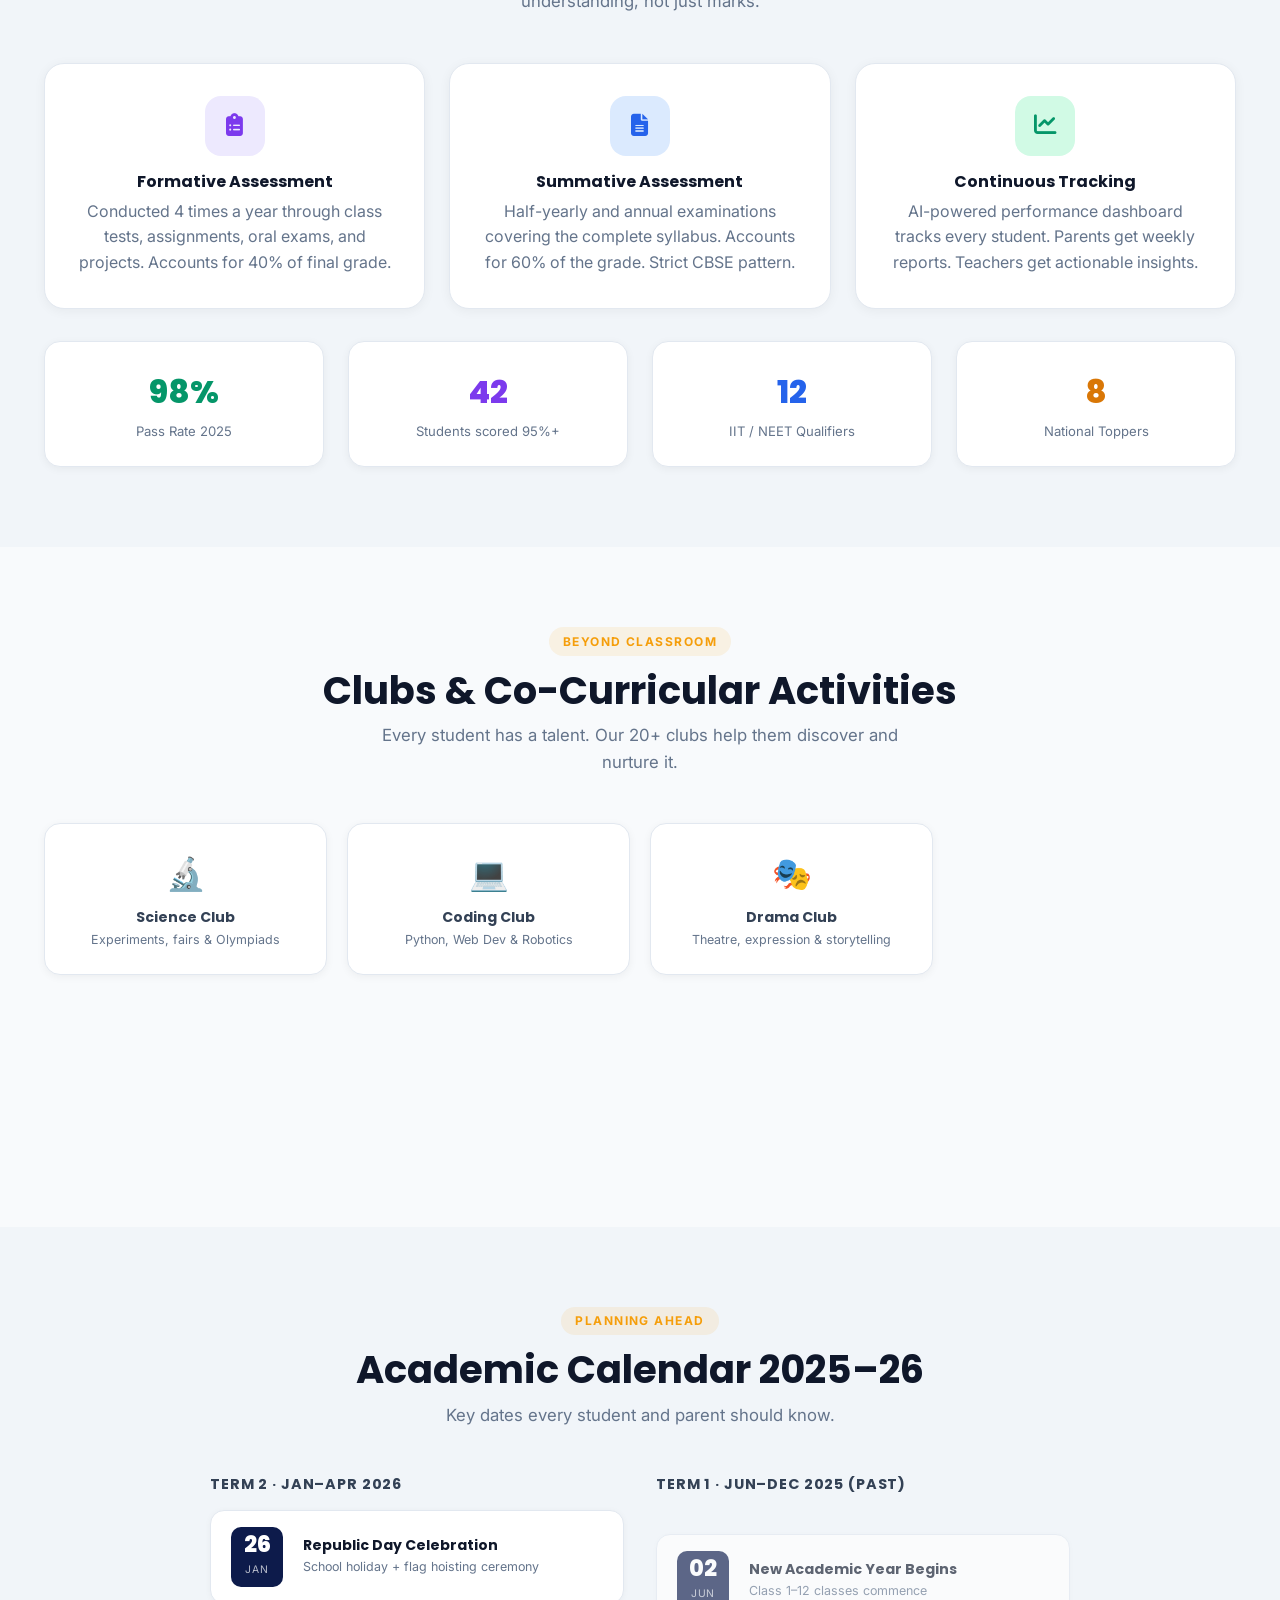
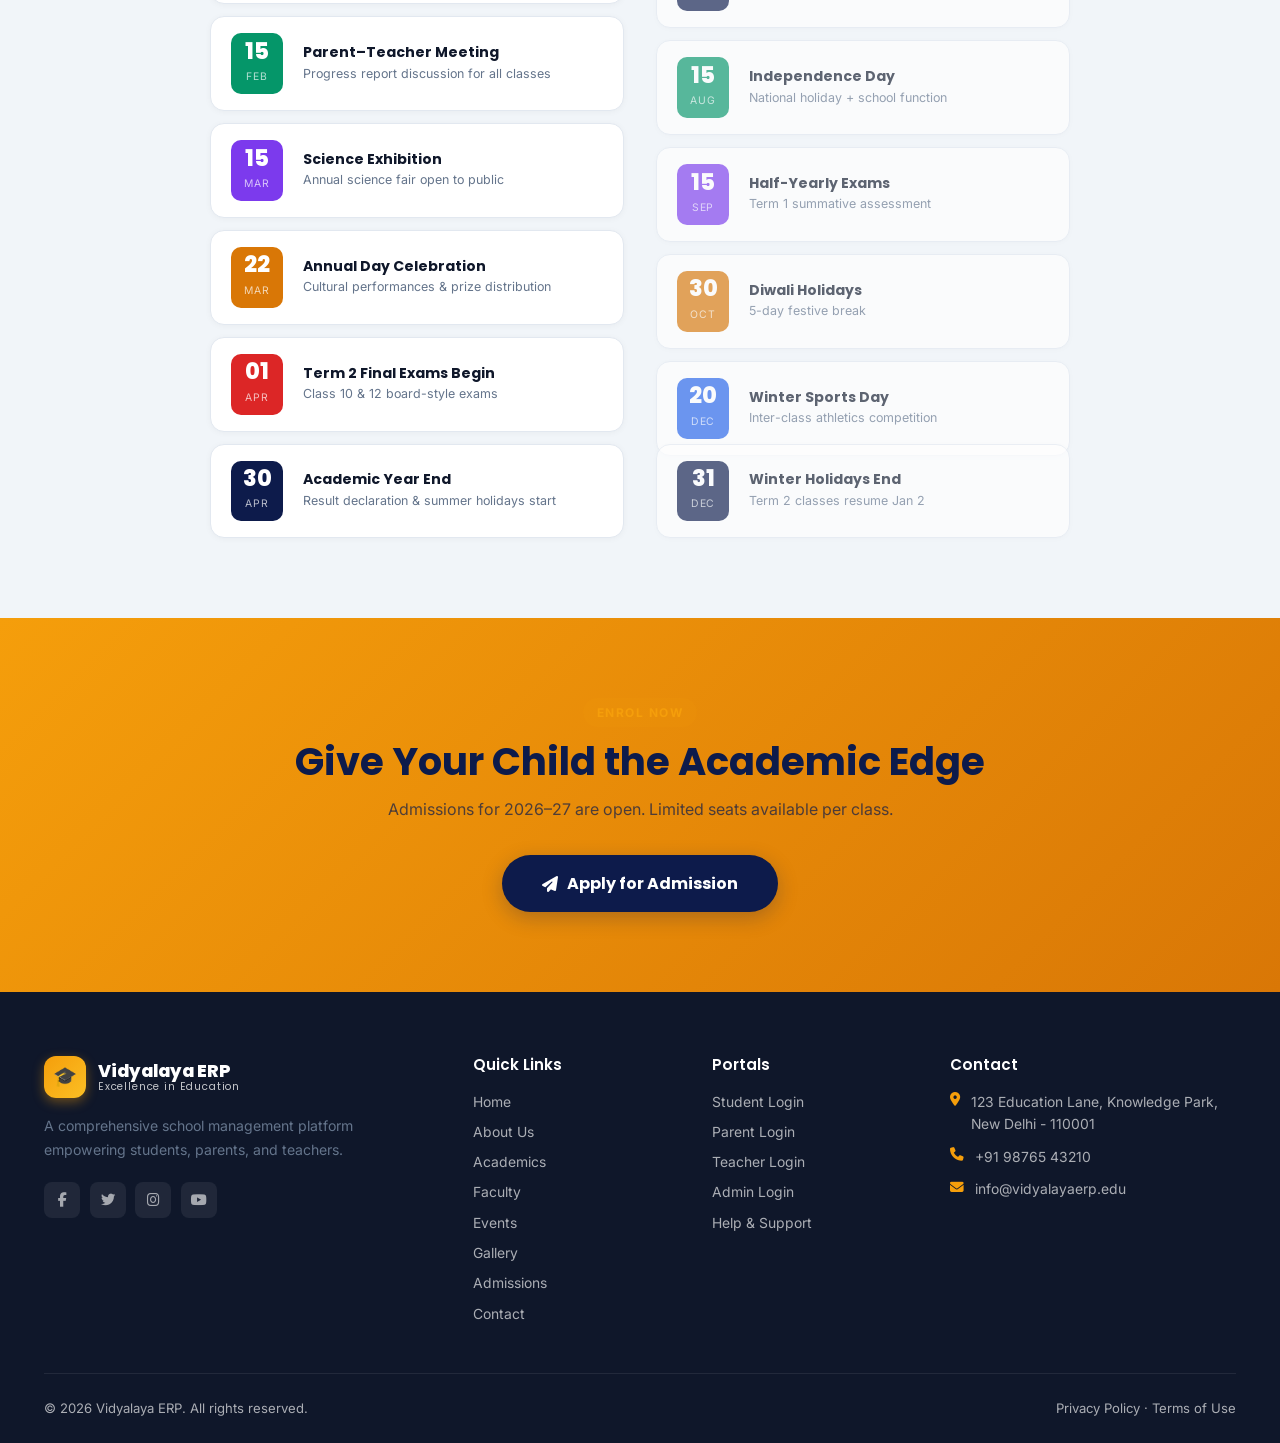
<file: academics.html>
<!DOCTYPE html>
<html lang="en">
<head>
  <meta charset="UTF-8" />
  <meta name="viewport" content="width=device-width, initial-scale=1.0" />
  <title>Academics — Vidyalaya ERP</title>
  <link rel="preconnect" href="https://fonts.googleapis.com" />
  <link rel="preconnect" href="https://fonts.gstatic.com" crossorigin />
  <link href="https://fonts.googleapis.com/css2?family=Poppins:wght@300;400;500;600;700;800;900&family=Inter:wght@300;400;500;600&display=swap" rel="stylesheet" />
  <link rel="stylesheet" href="https://cdnjs.cloudflare.com/ajax/libs/font-awesome/6.5.0/css/all.min.css" />
  <link rel="stylesheet" href="css/style.css" />
  <style>
    .page-hero { background:linear-gradient(135deg,#0f766e 0%,#059669 50%,#0d9488 100%);padding:7rem 0 4.5rem;text-align:center;position:relative;overflow:hidden; }
    .page-hero .dots { position:absolute;inset:0;background-image:radial-gradient(rgba(255,255,255,.07) 1px,transparent 1px);background-size:26px 26px; }
    .page-hero .pshape { position:absolute;border-radius:50%;background:rgba(255,255,255,.05); }
    .page-hero h1,.page-hero h2 { color:#fff; }
    .page-hero p { color:rgba(255,255,255,.75);max-width:560px;margin:.75rem auto 0;font-size:1.05rem; }
    .breadcrumb { display:flex;align-items:center;justify-content:center;gap:.5rem;font-size:.82rem;color:rgba(255,255,255,.55);margin-bottom:1rem; }
    .breadcrumb a { color:rgba(255,255,255,.55);transition:color .2s; }
    .breadcrumb a:hover { color:#F59E0B; }

    /* Programs */
    .prog-tabs { display:flex;justify-content:center;gap:.75rem;flex-wrap:wrap;margin-bottom:2.5rem; }
    .prog-tab { padding:.6rem 1.5rem;border-radius:50px;border:2px solid #E2E8F0;background:#fff;font-weight:600;font-size:.88rem;color:#64748B;cursor:pointer;transition:all .22s;font-family:'Inter',sans-serif; }
    .prog-tab:hover { border-color:#059669;color:#059669; }
    .prog-tab.active { background:#059669;border-color:#059669;color:#fff; }

    .prog-panel { display:none; }
    .prog-panel.active { display:block; }

    .prog-layout { display:grid;grid-template-columns:1fr 1.4fr;gap:3rem;align-items:start; }
    .prog-card {
      background:linear-gradient(135deg,#0D1B4B,#1a2f7a);
      border-radius:24px;padding:2.5rem;color:#fff;
      box-shadow:0 12px 40px rgba(13,27,75,.25);
    }
    .prog-card.teal   { background:linear-gradient(135deg,#0f766e,#059669); }
    .prog-card.purple { background:linear-gradient(135deg,#5B21B6,#7C3AED); }
    .prog-card.blue   { background:linear-gradient(135deg,#1D4ED8,#2563EB); }
    .prog-card.orange { background:linear-gradient(135deg,#B45309,#D97706); }

    .prog-emoji { font-size:3rem;margin-bottom:1rem; }
    .prog-card h3 { font-size:1.4rem;color:#fff;margin-bottom:.4rem; }
    .prog-classes { font-size:.85rem;color:rgba(255,255,255,.65);margin-bottom:1.25rem; }
    .prog-card p { color:rgba(255,255,255,.78);line-height:1.7;margin-bottom:1.25rem; }
    .prog-features { display:flex;flex-direction:column;gap:.5rem; }
    .prog-feat { display:flex;align-items:center;gap:.6rem;font-size:.85rem;color:rgba(255,255,255,.85); }
    .prog-feat i { color:#F59E0B;font-size:.8rem; }

    .prog-subjects h4 { font-size:1rem;margin-bottom:1rem;color:#0F172A; }
    .subj-grid { display:grid;grid-template-columns:1fr 1fr;gap:.75rem; }
    .subj-chip {
      display:flex;align-items:center;gap:.6rem;
      padding:.75rem 1rem;border-radius:12px;
      border:1.5px solid #E2E8F0;background:#F8FAFC;
      font-size:.83rem;font-weight:600;color:#334155;
      transition:all .2s;
    }
    .subj-chip:hover { border-color:#059669;background:#D1FAE5;color:#059669; }
    .subj-chip i { font-size:.9rem; }

    /* Assessment */
    .assess-grid { display:grid;grid-template-columns:repeat(3,1fr);gap:1.5rem; }
    .assess-card { background:#fff;border-radius:20px;padding:2rem;border:1px solid #E2E8F0;box-shadow:0 2px 12px rgba(0,0,0,.05);text-align:center;transition:all .25s; }
    .assess-card:hover { transform:translateY(-4px);box-shadow:0 12px 28px rgba(0,0,0,.1); }
    .assess-icon { width:60px;height:60px;border-radius:16px;display:grid;place-items:center;font-size:1.4rem;margin:0 auto 1rem; }
    .assess-card h4 { font-size:1rem;margin-bottom:.5rem; }

    /* Clubs */
    .clubs-grid { display:grid;grid-template-columns:repeat(4,1fr);gap:1.25rem; }
    .club-card { background:#fff;border-radius:16px;padding:1.5rem;text-align:center;border:1px solid #E2E8F0;box-shadow:0 2px 8px rgba(0,0,0,.05);transition:all .25s; }
    .club-card:hover { transform:translateY(-3px);box-shadow:0 8px 20px rgba(0,0,0,.1); }
    .club-emoji { font-size:2rem;margin-bottom:.6rem; }
    .club-card h5 { font-size:.88rem;margin-bottom:.25rem;color:#334155; }
    .club-card p  { font-size:.78rem; }

    /* Calendar */
    .cal-events { display:flex;flex-direction:column;gap:.75rem; }
    .cal-event { display:flex;align-items:center;gap:1.25rem;padding:1rem 1.25rem;background:#fff;border-radius:14px;border:1px solid #E2E8F0;box-shadow:0 1px 6px rgba(0,0,0,.04); }
    .cal-date-box { min-width:52px;text-align:center;background:#0D1B4B;border-radius:10px;padding:.4rem .5rem;color:#fff; }
    .cal-date-box .day { font-size:1.4rem;font-weight:800;font-family:'Poppins',sans-serif;display:block;line-height:1; }
    .cal-date-box .month { font-size:.65rem;text-transform:uppercase;letter-spacing:.08em;color:rgba(255,255,255,.7); }
    .cal-event-info h5 { font-size:.88rem;font-weight:700;color:#0F172A;margin-bottom:.15rem; }
    .cal-event-info p  { font-size:.78rem;color:#64748B; }

    @media(max-width:900px) { .prog-layout { grid-template-columns:1fr; } .clubs-grid { grid-template-columns:repeat(2,1fr); } }
    @media(max-width:768px) { .assess-grid { grid-template-columns:1fr; } .subj-grid { grid-template-columns:1fr; } .clubs-grid { grid-template-columns:1fr 1fr; } }
  </style>
</head>
<body>

<!-- NAVBAR -->
<nav class="navbar scrolled" style="position:sticky;top:0;">
  <div class="container">
    <div class="navbar-inner">
      <a href="index.html" class="navbar-logo">
        <div class="logo-icon">🎓</div>
        <div class="logo-text">Vidyalaya ERP<span>Excellence in Education</span></div>
      </a>
      <ul class="nav-links" id="navLinks">
        <li><a href="index.html">Home</a></li>
        <li><a href="about.html">About</a></li>
        <li><a href="academics.html" class="active">Academics</a></li>
        <li><a href="faculty.html">Faculty</a></li>
        <li><a href="events.html">Events</a></li>
        <li><a href="gallery.html">Gallery</a></li>
        <li><a href="admissions.html">Admissions</a></li>
        <li><a href="contact.html">Contact</a></li>
        <li><a href="help.html">Help</a></li>
      </ul>
      <div class="nav-actions">
        <a href="login.html" class="btn btn-primary nav-login"><i class="fas fa-sign-in-alt"></i> Login</a>
        <div class="hamburger" id="hamburger" onclick="toggleMenu()"><span></span><span></span><span></span></div>
      </div>
    </div>
  </div>
</nav>

<!-- HERO -->
<section class="page-hero">
  <div class="dots"></div>
  <div class="pshape" style="width:350px;height:350px;top:-120px;right:-80px;"></div>
  <div class="pshape" style="width:220px;height:220px;bottom:-60px;left:-50px;"></div>
  <div class="container" style="position:relative;z-index:2;">
    <div class="breadcrumb"><a href="index.html">Home</a><i class="fas fa-chevron-right"></i><span>Academics</span></div>
    <div class="section-label" style="color:#fff;background:rgba(255,255,255,.15);">CBSE Affiliated</div>
    <h1>Academic Excellence</h1>
    <p>A rigorous, future-ready curriculum that develops thinkers, innovators, and compassionate leaders.</p>
  </div>
</section>

<!-- PROGRAMS -->
<section class="section">
  <div class="container">
    <div class="section-center">
      <div class="section-label reveal">Programs</div>
      <h2 class="section-title reveal">Our Academic Programs</h2>
      <p class="section-sub reveal">From foundational learning in primary school to college-prep in senior secondary — we cover every stage of your child's growth.</p>
    </div>

    <!-- Tabs -->
    <div class="prog-tabs reveal">
      <button class="prog-tab active" onclick="showProg('primary',this)">🌱 Primary (1–5)</button>
      <button class="prog-tab" onclick="showProg('middle',this)">📘 Middle (6–8)</button>
      <button class="prog-tab" onclick="showProg('secondary',this)">🎯 Secondary (9–10)</button>
      <button class="prog-tab" onclick="showProg('senior',this)">🚀 Senior (11–12)</button>
    </div>

    <!-- Primary -->
    <div class="prog-panel active" id="prog-primary">
      <div class="prog-layout">
        <div class="prog-card teal">
          <div class="prog-emoji">🌱</div>
          <h3>Primary School</h3>
          <div class="prog-classes">Class 1 — 5 · Ages 6–10</div>
          <p>A nurturing, play-based environment where foundational skills in reading, writing, numeracy, and creativity are built with joy and curiosity at the centre.</p>
          <div class="prog-features">
            <div class="prog-feat"><i class="fas fa-check-circle"></i> Activity-based learning</div>
            <div class="prog-feat"><i class="fas fa-check-circle"></i> English & Hindi medium</div>
            <div class="prog-feat"><i class="fas fa-check-circle"></i> Art, Music & Dance</div>
            <div class="prog-feat"><i class="fas fa-check-circle"></i> Individual attention (20:1 ratio)</div>
            <div class="prog-feat"><i class="fas fa-check-circle"></i> No exam pressure — continuous evaluation</div>
          </div>
        </div>
        <div class="prog-subjects">
          <h4>Subjects Offered</h4>
          <div class="subj-grid">
            <div class="subj-chip"><i class="fas fa-calculator" style="color:#059669"></i> Mathematics</div>
            <div class="subj-chip"><i class="fas fa-language" style="color:#059669"></i> English</div>
            <div class="subj-chip"><i class="fas fa-book" style="color:#059669"></i> Hindi</div>
            <div class="subj-chip"><i class="fas fa-flask" style="color:#059669"></i> Environmental Science</div>
            <div class="subj-chip"><i class="fas fa-palette" style="color:#059669"></i> Art & Craft</div>
            <div class="subj-chip"><i class="fas fa-music" style="color:#059669"></i> Music</div>
            <div class="subj-chip"><i class="fas fa-running" style="color:#059669"></i> Physical Education</div>
            <div class="subj-chip"><i class="fas fa-laptop" style="color:#059669"></i> Computer Basics</div>
          </div>
          <div style="margin-top:2rem;background:#D1FAE5;border-radius:16px;padding:1.5rem;border-left:4px solid #059669;">
            <h5 style="color:#059669;margin-bottom:.5rem;font-size:.88rem;">Assessment Pattern</h5>
            <p style="font-size:.83rem;color:#047857;line-height:1.7;">Continuous and Comprehensive Evaluation (CCE). No annual board exams. Progress tracked through monthly activity-based assessments, portfolios, and teacher observations.</p>
          </div>
        </div>
      </div>
    </div>

    <!-- Middle -->
    <div class="prog-panel" id="prog-middle">
      <div class="prog-layout">
        <div class="prog-card purple">
          <div class="prog-emoji">📘</div>
          <h3>Middle School</h3>
          <div class="prog-classes">Class 6 — 8 · Ages 11–13</div>
          <p>The bridge phase where students deepen core subjects, develop critical thinking, and discover their interests through clubs, projects, and inter-school competitions.</p>
          <div class="prog-features">
            <div class="prog-feat"><i class="fas fa-check-circle"></i> Project-based learning</div>
            <div class="prog-feat"><i class="fas fa-check-circle"></i> Science & Math Olympiads</div>
            <div class="prog-feat"><i class="fas fa-check-circle"></i> Leadership & debate clubs</div>
            <div class="prog-feat"><i class="fas fa-check-circle"></i> LMS access for all subjects</div>
            <div class="prog-feat"><i class="fas fa-check-circle"></i> Half-yearly and annual exams</div>
          </div>
        </div>
        <div class="prog-subjects">
          <h4>Subjects Offered</h4>
          <div class="subj-grid">
            <div class="subj-chip"><i class="fas fa-calculator" style="color:#7C3AED"></i> Mathematics</div>
            <div class="subj-chip"><i class="fas fa-flask" style="color:#7C3AED"></i> Science</div>
            <div class="subj-chip"><i class="fas fa-language" style="color:#7C3AED"></i> English</div>
            <div class="subj-chip"><i class="fas fa-book" style="color:#7C3AED"></i> Hindi</div>
            <div class="subj-chip"><i class="fas fa-globe" style="color:#7C3AED"></i> Social Studies</div>
            <div class="subj-chip"><i class="fas fa-laptop" style="color:#7C3AED"></i> Computer Science</div>
            <div class="subj-chip"><i class="fas fa-paint-brush" style="color:#7C3AED"></i> Art Education</div>
            <div class="subj-chip"><i class="fas fa-running" style="color:#7C3AED"></i> Physical Education</div>
          </div>
          <div style="margin-top:2rem;background:#EDE9FE;border-radius:16px;padding:1.5rem;border-left:4px solid #7C3AED;">
            <h5 style="color:#7C3AED;margin-bottom:.5rem;font-size:.88rem;">Assessment Pattern</h5>
            <p style="font-size:.83rem;color:#5B21B6;line-height:1.7;">FA (Formative Assessment) — 4 per year (40%). SA (Summative Assessment) — 2 per year (60%). Plus club projects, science fairs, and debate competitions.</p>
          </div>
        </div>
      </div>
    </div>

    <!-- Secondary -->
    <div class="prog-panel" id="prog-secondary">
      <div class="prog-layout">
        <div class="prog-card blue">
          <div class="prog-emoji">🎯</div>
          <h3>Secondary School</h3>
          <div class="prog-classes">Class 9 — 10 · Ages 14–15</div>
          <p>Rigorous CBSE board preparation with a focus on conceptual understanding, exam strategy, and holistic development. Regular doubt sessions and performance analytics.</p>
          <div class="prog-features">
            <div class="prog-feat"><i class="fas fa-check-circle"></i> CBSE Board (Class 10)</div>
            <div class="prog-feat"><i class="fas fa-check-circle"></i> Regular mock tests & analysis</div>
            <div class="prog-feat"><i class="fas fa-check-circle"></i> One-on-one doubt sessions</div>
            <div class="prog-feat"><i class="fas fa-check-circle"></i> Career counselling begins</div>
            <div class="prog-feat"><i class="fas fa-check-circle"></i> AI-powered performance tracking</div>
          </div>
        </div>
        <div class="prog-subjects">
          <h4>Subjects Offered</h4>
          <div class="subj-grid">
            <div class="subj-chip"><i class="fas fa-calculator" style="color:#2563EB"></i> Mathematics</div>
            <div class="subj-chip"><i class="fas fa-flask" style="color:#2563EB"></i> Science</div>
            <div class="subj-chip"><i class="fas fa-language" style="color:#2563EB"></i> English</div>
            <div class="subj-chip"><i class="fas fa-book" style="color:#2563EB"></i> Hindi</div>
            <div class="subj-chip"><i class="fas fa-globe" style="color:#2563EB"></i> Social Science</div>
            <div class="subj-chip"><i class="fas fa-laptop" style="color:#2563EB"></i> Computer Applications</div>
            <div class="subj-chip"><i class="fas fa-language" style="color:#2563EB"></i> Sanskrit / French</div>
            <div class="subj-chip"><i class="fas fa-running" style="color:#2563EB"></i> Physical Education</div>
          </div>
          <div style="margin-top:2rem;background:#DBEAFE;border-radius:16px;padding:1.5rem;border-left:4px solid #2563EB;">
            <h5 style="color:#2563EB;margin-bottom:.5rem;font-size:.88rem;">Assessment Pattern</h5>
            <p style="font-size:.83rem;color:#1D4ED8;line-height:1.7;">Internal Assessment (20%) + Board Exam (80%). Unit tests every 4 weeks. Pre-board mock exams in Jan & Feb. CBSE boards in March.</p>
          </div>
        </div>
      </div>
    </div>

    <!-- Senior -->
    <div class="prog-panel" id="prog-senior">
      <div class="prog-layout">
        <div class="prog-card orange">
          <div class="prog-emoji">🚀</div>
          <h3>Senior Secondary</h3>
          <div class="prog-classes">Class 11 — 12 · Ages 16–17</div>
          <p>Two streams — Science and Commerce — designed to prepare students for competitive exams (JEE, NEET, CA Foundation) and top universities worldwide.</p>
          <div class="prog-features">
            <div class="prog-feat"><i class="fas fa-check-circle"></i> Science & Commerce streams</div>
            <div class="prog-feat"><i class="fas fa-check-circle"></i> JEE / NEET crash courses</div>
            <div class="prog-feat"><i class="fas fa-check-circle"></i> University application guidance</div>
            <div class="prog-feat"><i class="fas fa-check-circle"></i> Industry exposure & internships</div>
            <div class="prog-feat"><i class="fas fa-check-circle"></i> Guest lectures from IIT/IIM alumni</div>
          </div>
        </div>
        <div class="prog-subjects">
          <h4>Subjects — Science Stream</h4>
          <div class="subj-grid" style="margin-bottom:1.5rem;">
            <div class="subj-chip"><i class="fas fa-atom" style="color:#D97706"></i> Physics</div>
            <div class="subj-chip"><i class="fas fa-flask" style="color:#D97706"></i> Chemistry</div>
            <div class="subj-chip"><i class="fas fa-calculator" style="color:#D97706"></i> Mathematics</div>
            <div class="subj-chip"><i class="fas fa-dna" style="color:#D97706"></i> Biology (optional)</div>
            <div class="subj-chip"><i class="fas fa-language" style="color:#D97706"></i> English Core</div>
            <div class="subj-chip"><i class="fas fa-laptop" style="color:#D97706"></i> Computer Science</div>
          </div>
          <h4>Subjects — Commerce Stream</h4>
          <div class="subj-grid">
            <div class="subj-chip"><i class="fas fa-chart-bar" style="color:#D97706"></i> Accountancy</div>
            <div class="subj-chip"><i class="fas fa-briefcase" style="color:#D97706"></i> Business Studies</div>
            <div class="subj-chip"><i class="fas fa-coins" style="color:#D97706"></i> Economics</div>
            <div class="subj-chip"><i class="fas fa-calculator" style="color:#D97706"></i> Mathematics</div>
            <div class="subj-chip"><i class="fas fa-language" style="color:#D97706"></i> English Core</div>
            <div class="subj-chip"><i class="fas fa-laptop" style="color:#D97706"></i> Informatics Practices</div>
          </div>
        </div>
      </div>
    </div>

  </div>
</section>

<!-- ASSESSMENT -->
<section class="section" style="background:#F1F5F9;">
  <div class="container">
    <div class="section-center">
      <div class="section-label reveal">Evaluation</div>
      <h2 class="section-title reveal">Assessment & Examination System</h2>
      <p class="section-sub reveal">Fair, comprehensive, and stress-free evaluation that focuses on understanding, not just marks.</p>
    </div>
    <div class="assess-grid">
      <div class="assess-card reveal">
        <div class="assess-icon" style="background:#EDE9FE;color:#7C3AED"><i class="fas fa-clipboard-list"></i></div>
        <h4>Formative Assessment</h4>
        <p>Conducted 4 times a year through class tests, assignments, oral exams, and projects. Accounts for 40% of final grade.</p>
      </div>
      <div class="assess-card reveal">
        <div class="assess-icon" style="background:#DBEAFE;color:#2563EB"><i class="fas fa-file-alt"></i></div>
        <h4>Summative Assessment</h4>
        <p>Half-yearly and annual examinations covering the complete syllabus. Accounts for 60% of the grade. Strict CBSE pattern.</p>
      </div>
      <div class="assess-card reveal">
        <div class="assess-icon" style="background:#D1FAE5;color:#059669"><i class="fas fa-chart-line"></i></div>
        <h4>Continuous Tracking</h4>
        <p>AI-powered performance dashboard tracks every student. Parents get weekly reports. Teachers get actionable insights.</p>
      </div>
    </div>
    <!-- Result Stats -->
    <div style="display:grid;grid-template-columns:repeat(4,1fr);gap:1.5rem;margin-top:2rem;">
      <div class="reveal" style="background:#fff;border-radius:16px;padding:1.5rem;text-align:center;border:1px solid #E2E8F0;box-shadow:0 2px 8px rgba(0,0,0,.05);">
        <div style="font-size:2rem;font-weight:800;color:#059669;font-family:'Poppins',sans-serif;">98%</div>
        <div style="font-size:.82rem;color:#64748B;margin-top:.25rem;">Pass Rate 2025</div>
      </div>
      <div class="reveal" style="background:#fff;border-radius:16px;padding:1.5rem;text-align:center;border:1px solid #E2E8F0;box-shadow:0 2px 8px rgba(0,0,0,.05);">
        <div style="font-size:2rem;font-weight:800;color:#7C3AED;font-family:'Poppins',sans-serif;">42</div>
        <div style="font-size:.82rem;color:#64748B;margin-top:.25rem;">Students scored 95%+</div>
      </div>
      <div class="reveal" style="background:#fff;border-radius:16px;padding:1.5rem;text-align:center;border:1px solid #E2E8F0;box-shadow:0 2px 8px rgba(0,0,0,.05);">
        <div style="font-size:2rem;font-weight:800;color:#2563EB;font-family:'Poppins',sans-serif;">12</div>
        <div style="font-size:.82rem;color:#64748B;margin-top:.25rem;">IIT / NEET Qualifiers</div>
      </div>
      <div class="reveal" style="background:#fff;border-radius:16px;padding:1.5rem;text-align:center;border:1px solid #E2E8F0;box-shadow:0 2px 8px rgba(0,0,0,.05);">
        <div style="font-size:2rem;font-weight:800;color:#D97706;font-family:'Poppins',sans-serif;">8</div>
        <div style="font-size:.82rem;color:#64748B;margin-top:.25rem;">National Toppers</div>
      </div>
    </div>
  </div>
</section>

<!-- CLUBS & ACTIVITIES -->
<section class="section">
  <div class="container">
    <div class="section-center">
      <div class="section-label reveal">Beyond Classroom</div>
      <h2 class="section-title reveal">Clubs & Co-Curricular Activities</h2>
      <p class="section-sub reveal">Every student has a talent. Our 20+ clubs help them discover and nurture it.</p>
    </div>
    <div class="clubs-grid">
      <div class="club-card reveal"><div class="club-emoji">🔬</div><h5>Science Club</h5><p style="font-size:.78rem;">Experiments, fairs & Olympiads</p></div>
      <div class="club-card reveal"><div class="club-emoji">💻</div><h5>Coding Club</h5><p style="font-size:.78rem;">Python, Web Dev & Robotics</p></div>
      <div class="club-card reveal"><div class="club-emoji">🎭</div><h5>Drama Club</h5><p style="font-size:.78rem;">Theatre, expression & storytelling</p></div>
      <div class="club-card reveal"><div class="club-emoji">🎵</div><h5>Music Club</h5><p style="font-size:.78rem;">Vocal, guitar, tabla & fusion</p></div>
      <div class="club-card reveal"><div class="club-emoji">⚽</div><h5>Sports Academy</h5><p style="font-size:.78rem;">Cricket, football, basketball</p></div>
      <div class="club-card reveal"><div class="club-emoji">🗣️</div><h5>Debate Society</h5><p style="font-size:.78rem;">MUN, debates & public speaking</p></div>
      <div class="club-card reveal"><div class="club-emoji">🎨</div><h5>Art Studio</h5><p style="font-size:.78rem;">Painting, sculpture & digital art</p></div>
      <div class="club-card reveal"><div class="club-emoji">📰</div><h5>School Magazine</h5><p style="font-size:.78rem;">Writing, journalism & design</p></div>
    </div>
  </div>
</section>

<!-- ACADEMIC CALENDAR -->
<section class="section" style="background:#F1F5F9;">
  <div class="container">
    <div class="section-center">
      <div class="section-label reveal">Planning Ahead</div>
      <h2 class="section-title reveal">Academic Calendar 2025–26</h2>
      <p class="section-sub reveal">Key dates every student and parent should know.</p>
    </div>
    <div style="display:grid;grid-template-columns:1fr 1fr;gap:2rem;max-width:860px;margin:0 auto;">
      <div>
        <h4 style="font-size:.9rem;font-weight:700;color:#334155;margin-bottom:1rem;text-transform:uppercase;letter-spacing:.06em;">Term 2 · Jan–Apr 2026</h4>
        <div class="cal-events">
          <div class="cal-event reveal"><div class="cal-date-box"><span class="day">26</span><span class="month">Jan</span></div><div class="cal-event-info"><h5>Republic Day Celebration</h5><p>School holiday + flag hoisting ceremony</p></div></div>
          <div class="cal-event reveal"><div class="cal-date-box" style="background:#059669"><span class="day">15</span><span class="month">Feb</span></div><div class="cal-event-info"><h5>Parent–Teacher Meeting</h5><p>Progress report discussion for all classes</p></div></div>
          <div class="cal-event reveal"><div class="cal-date-box" style="background:#7C3AED"><span class="day">15</span><span class="month">Mar</span></div><div class="cal-event-info"><h5>Science Exhibition</h5><p>Annual science fair open to public</p></div></div>
          <div class="cal-event reveal"><div class="cal-date-box" style="background:#D97706"><span class="day">22</span><span class="month">Mar</span></div><div class="cal-event-info"><h5>Annual Day Celebration</h5><p>Cultural performances & prize distribution</p></div></div>
          <div class="cal-event reveal"><div class="cal-date-box" style="background:#DC2626"><span class="day">01</span><span class="month">Apr</span></div><div class="cal-event-info"><h5>Term 2 Final Exams Begin</h5><p>Class 10 & 12 board-style exams</p></div></div>
          <div class="cal-event reveal"><div class="cal-date-box"><span class="day">30</span><span class="month">Apr</span></div><div class="cal-event-info"><h5>Academic Year End</h5><p>Result declaration & summer holidays start</p></div></div>
        </div>
      </div>
      <div>
        <h4 style="font-size:.9rem;font-weight:700;color:#334155;margin-bottom:1rem;text-transform:uppercase;letter-spacing:.06em;">Term 1 · Jun–Dec 2025 (Past)</h4>
        <div class="cal-events">
          <div class="cal-event reveal" style="opacity:.65;"><div class="cal-date-box"><span class="day">02</span><span class="month">Jun</span></div><div class="cal-event-info"><h5>New Academic Year Begins</h5><p>Class 1–12 classes commence</p></div></div>
          <div class="cal-event reveal" style="opacity:.65;"><div class="cal-date-box" style="background:#059669"><span class="day">15</span><span class="month">Aug</span></div><div class="cal-event-info"><h5>Independence Day</h5><p>National holiday + school function</p></div></div>
          <div class="cal-event reveal" style="opacity:.65;"><div class="cal-date-box" style="background:#7C3AED"><span class="day">15</span><span class="month">Sep</span></div><div class="cal-event-info"><h5>Half-Yearly Exams</h5><p>Term 1 summative assessment</p></div></div>
          <div class="cal-event reveal" style="opacity:.65;"><div class="cal-date-box" style="background:#D97706"><span class="day">30</span><span class="month">Oct</span></div><div class="cal-event-info"><h5>Diwali Holidays</h5><p>5-day festive break</p></div></div>
          <div class="cal-event reveal" style="opacity:.65;"><div class="cal-date-box" style="background:#2563EB"><span class="day">20</span><span class="month">Dec</span></div><div class="cal-event-info"><h5>Winter Sports Day</h5><p>Inter-class athletics competition</p></div></div>
          <div class="cal-event reveal" style="opacity:.65;"><div class="cal-date-box"><span class="day">31</span><span class="month">Dec</span></div><div class="cal-event-info"><h5>Winter Holidays End</h5><p>Term 2 classes resume Jan 2</p></div></div>
        </div>
      </div>
    </div>
  </div>
</section>

<!-- CTA -->
<section class="cta-section">
  <div class="container">
    <div class="section-label">Enrol Now</div>
    <h2>Give Your Child the Academic Edge</h2>
    <p>Admissions for 2026–27 are open. Limited seats available per class.</p>
    <a href="admissions.html" class="btn-cta"><i class="fas fa-paper-plane"></i> Apply for Admission</a>
  </div>
</section>

<!-- FOOTER -->
<footer class="footer">
  <div class="container">
    <div class="footer-grid">
      <div class="footer-brand"><div class="navbar-logo"><div class="logo-icon">🎓</div><div class="logo-text">Vidyalaya ERP<span>Excellence in Education</span></div></div><p>A comprehensive school management platform empowering students, parents, and teachers.</p><div class="footer-socials"><div class="social-btn"><i class="fab fa-facebook-f"></i></div><div class="social-btn"><i class="fab fa-twitter"></i></div><div class="social-btn"><i class="fab fa-instagram"></i></div><div class="social-btn"><i class="fab fa-youtube"></i></div></div></div>
      <div class="footer-col"><h5>Quick Links</h5><div class="footer-links"><a href="index.html">Home</a><a href="about.html">About Us</a><a href="academics.html">Academics</a><a href="faculty.html">Faculty</a><a href="events.html">Events</a><a href="gallery.html">Gallery</a><a href="admissions.html">Admissions</a><a href="contact.html">Contact</a></div></div>
      <div class="footer-col"><h5>Portals</h5><div class="footer-links"><a href="login.html">Student Login</a><a href="login.html">Parent Login</a><a href="login.html">Teacher Login</a><a href="login.html">Admin Login</a><a href="help.html">Help &amp; Support</a></div></div>
      <div class="footer-col"><h5>Contact</h5><div class="footer-contact-item"><i class="fas fa-map-marker-alt"></i><span>123 Education Lane, Knowledge Park, New Delhi - 110001</span></div><div class="footer-contact-item"><i class="fas fa-phone"></i><span>+91 98765 43210</span></div><div class="footer-contact-item"><i class="fas fa-envelope"></i><span>info@vidyalayaerp.edu</span></div></div>
    </div>
    <div class="footer-bottom"><span>© 2026 Vidyalaya ERP. All rights reserved.</span><span>Privacy Policy · Terms of Use</span></div>
  </div>
</footer>

<script src="js/main.js"></script>
<script>
  function showProg(id, btn) {
    document.querySelectorAll('.prog-panel').forEach(p => p.classList.remove('active'));
    document.querySelectorAll('.prog-tab').forEach(t => t.classList.remove('active'));
    document.getElementById('prog-'+id).classList.add('active');
    btn.classList.add('active');
  }
</script>
</body>
</html>
</file>
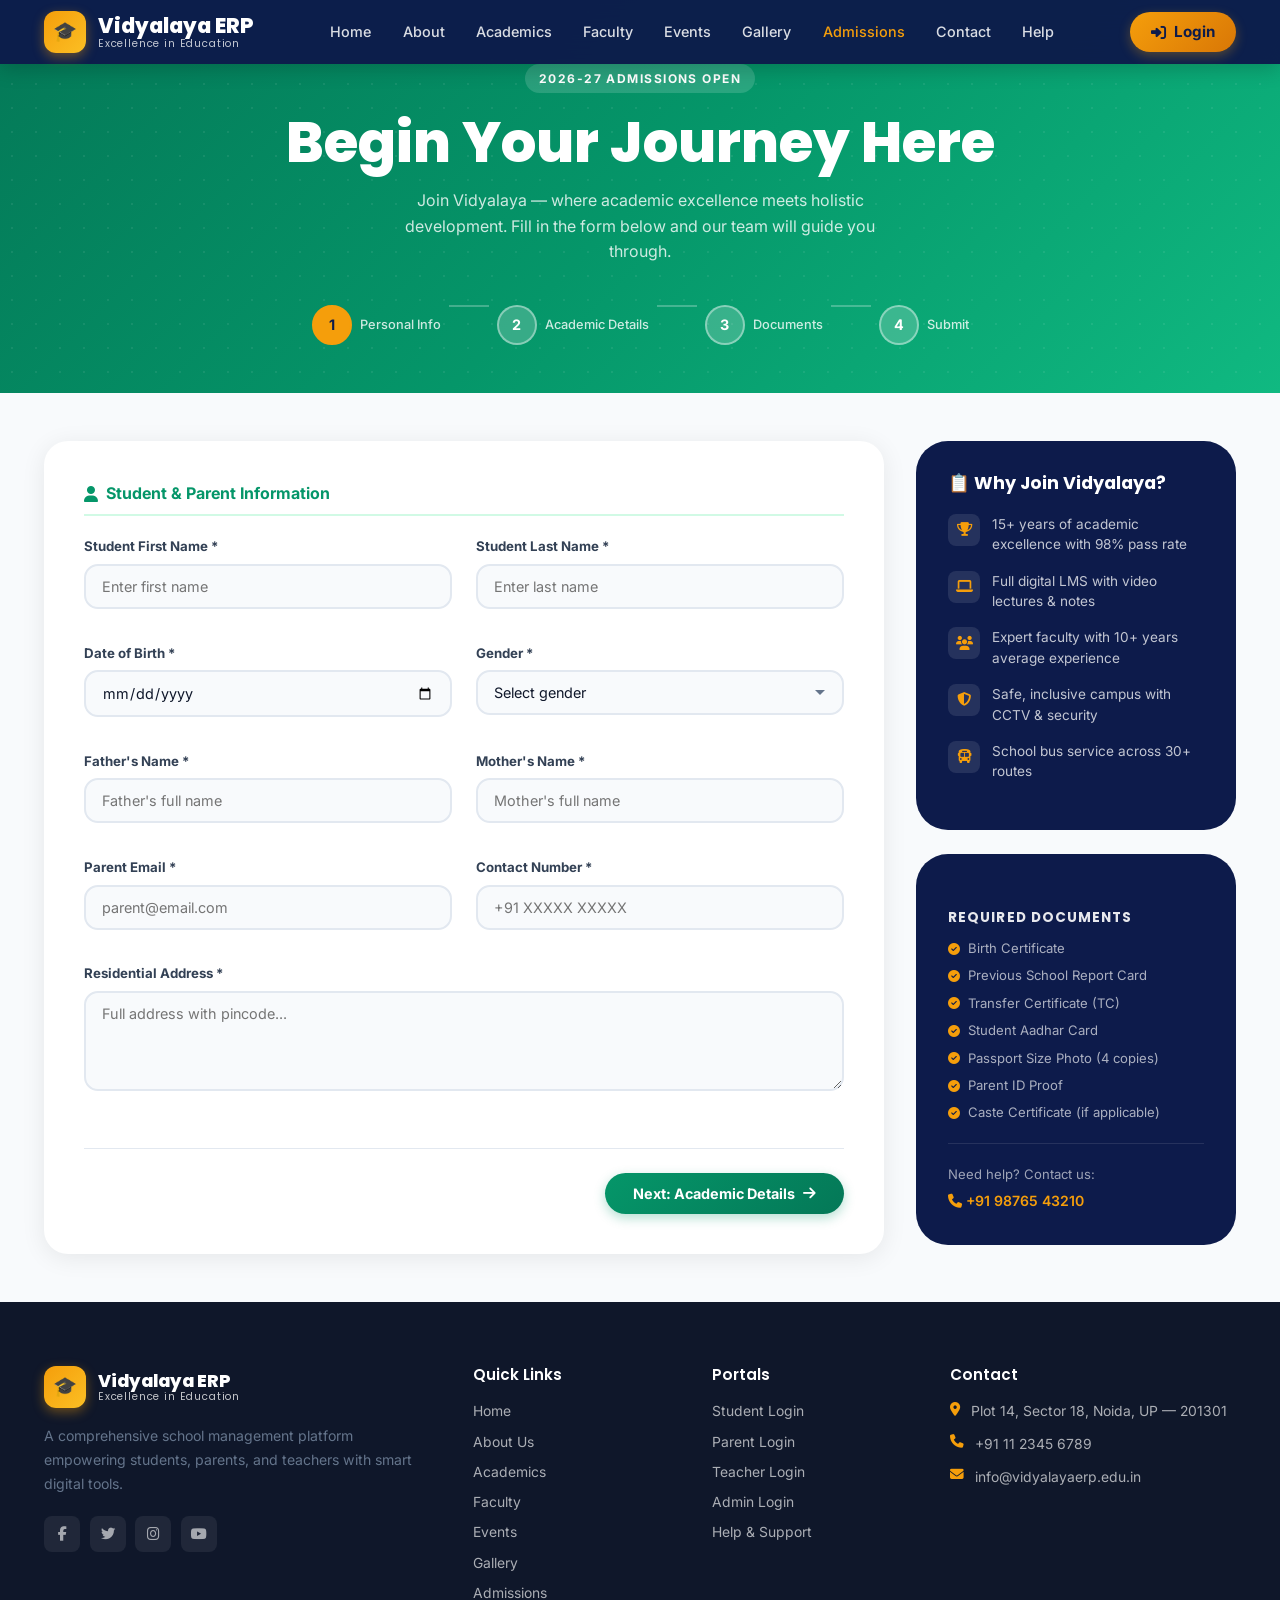
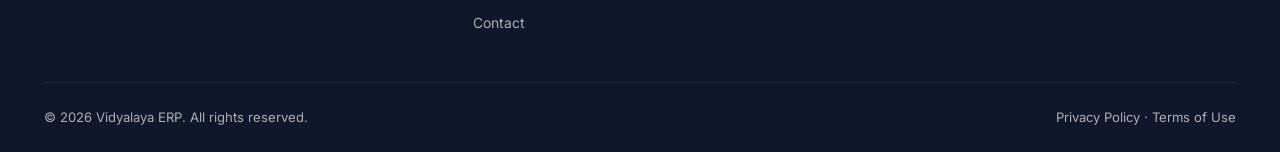
<file: admissions.html>
<!DOCTYPE html>
<html lang="en">
<head>
  <meta charset="UTF-8" />
  <meta name="viewport" content="width=device-width, initial-scale=1.0" />
  <title>Admissions — Vidyalaya ERP</title>
  <link rel="preconnect" href="https://fonts.googleapis.com" />
  <link rel="preconnect" href="https://fonts.gstatic.com" crossorigin />
  <link href="https://fonts.googleapis.com/css2?family=Poppins:wght@300;400;500;600;700;800&family=Inter:wght@300;400;500;600&display=swap" rel="stylesheet" />
  <link rel="stylesheet" href="https://cdnjs.cloudflare.com/ajax/libs/font-awesome/6.5.0/css/all.min.css" />
  <link rel="stylesheet" href="css/style.css" />
  <style>
    .adm-steps { display: flex; justify-content: center; gap: 0; margin: 2.5rem 0 0; flex-wrap: wrap; }
    .step-item { display: flex; align-items: center; gap: .5rem; }
    .step-circle {
      width: 40px; height: 40px;
      border-radius: 50%;
      background: rgba(255,255,255,.2);
      border: 2px solid rgba(255,255,255,.4);
      color: #fff;
      display: grid;
      place-items: center;
      font-weight: 700;
      font-size: .9rem;
      flex-shrink: 0;
    }
    .step-circle.active { background: #F59E0B; border-color: #F59E0B; color: #0D1B4B; }
    .step-label { font-size: .8rem; color: rgba(255,255,255,.8); font-weight: 500; }
    .step-line { width: 40px; height: 2px; background: rgba(255,255,255,.25); margin: 0 .5rem; }

    .form-step { display: none; }
    .form-step.active { display: block; }
    .step-nav { display: flex; gap: 1rem; justify-content: space-between; margin-top: 2rem; padding-top: 1.5rem; border-top: 1px solid #E2E8F0; }
    .btn-prev { background: #F1F5F9; color: #64748B; padding: .75rem 1.5rem; border-radius: 50px; font-weight: 600; font-size: .9rem; border: none; cursor: pointer; transition: all .2s; display: flex; align-items: center; gap: .5rem; }
    .btn-prev:hover { background: #E2E8F0; }
    .btn-next { background: linear-gradient(135deg, #059669, #047857); color: #fff; padding: .75rem 1.75rem; border-radius: 50px; font-weight: 700; font-size: .9rem; border: none; cursor: pointer; transition: all .22s; display: flex; align-items: center; gap: .5rem; box-shadow: 0 4px 12px rgba(5,150,105,.3); }
    .btn-next:hover { transform: translateY(-2px); box-shadow: 0 8px 20px rgba(5,150,105,.4); }

    .success-card { text-align: center; padding: 3rem 2rem; }
    .success-icon { width: 80px; height: 80px; background: #D1FAE5; border-radius: 50%; display: grid; place-items: center; font-size: 2rem; margin: 0 auto 1.5rem; }
    .success-card h3 { font-size: 1.5rem; color: #059669; margin-bottom: .5rem; }
    .success-card p { font-size: .9rem; max-width: 420px; margin: 0 auto 1.5rem; }

    .sidebar-info { background: var(--primary); border-radius: var(--radius-xl); padding: 2rem; color: #fff; }
    .sidebar-info h4 { font-family: 'Poppins',sans-serif; font-weight: 700; font-size: 1.1rem; margin-bottom: 1.25rem; color: #fff; }
    .info-item { display: flex; gap: .75rem; margin-bottom: 1rem; }
    .info-dot { width: 32px; height: 32px; border-radius: 8px; background: rgba(255,255,255,.1); display: grid; place-items: center; color: #F59E0B; font-size: .85rem; flex-shrink: 0; }
    .info-item span { font-size: .85rem; color: rgba(255,255,255,.75); line-height: 1.5; }
    .doc-list { margin-top: 1.5rem; }
    .doc-list h5 { font-size: .85rem; font-weight: 700; color: rgba(255,255,255,.9); margin-bottom: .75rem; text-transform: uppercase; letter-spacing: .08em; }
    .doc-item { display: flex; align-items: center; gap: .5rem; font-size: .82rem; color: rgba(255,255,255,.65); margin-bottom: .4rem; }
    .doc-item i { color: #F59E0B; font-size: .75rem; }

    .adm-layout { display: grid; grid-template-columns: 1fr 320px; gap: 2rem; align-items: start; }
    @media(max-width:900px){ .adm-layout { grid-template-columns: 1fr; } .step-line { width: 20px; } }

    /* ---- Validation styles ---- */
    .form-control.error {
      border-color: #ef4444 !important;
      background: #fff5f5;
      box-shadow: 0 0 0 3px rgba(239,68,68,.1);
    }
    .field-error {
      display: none;
      color: #ef4444;
      font-size: .75rem;
      font-weight: 500;
      margin-top: 4px;
    }
    .field-error.show { display: flex; align-items: center; gap: 4px; }
    .form-control.valid {
      border-color: #10b981 !important;
    }
    .step-circle.done {
      background: #10b981 !important;
      border-color: #10b981 !important;
      color: #fff !important;
    }
    .file-upload-area.error {
      border-color: #ef4444 !important;
      background: #fff5f5 !important;
    }
    .shake {
      animation: shake .4s ease;
    }
    @keyframes shake {
      0%,100% { transform: translateX(0); }
      20%      { transform: translateX(-6px); }
      40%      { transform: translateX(6px); }
      60%      { transform: translateX(-4px); }
      80%      { transform: translateX(4px); }
    }
  </style>
</head>
<body>

<!-- Navbar -->
<nav class="navbar scrolled" id="navbar">
  <div class="container">
    <div class="navbar-inner">
      <a href="index.html" class="navbar-logo">
        <div class="logo-icon">🎓</div>
        <div class="logo-text">Vidyalaya ERP<span>Excellence in Education</span></div>
      </a>
      <ul class="nav-links" id="navLinks">
        <li><a href="index.html">Home</a></li>
        <li><a href="about.html">About</a></li>
        <li><a href="academics.html">Academics</a></li>
        <li><a href="faculty.html">Faculty</a></li>
        <li><a href="events.html">Events</a></li>
        <li><a href="gallery.html">Gallery</a></li>
        <li><a href="admissions.html" class="active">Admissions</a></li>
        <li><a href="contact.html">Contact</a></li>
        <li><a href="help.html">Help</a></li>
      </ul>
      <div class="nav-actions">
        <a href="login.html" class="btn btn-primary nav-login"><i class="fas fa-sign-in-alt"></i> Login</a>
        <div class="hamburger" id="hamburger" onclick="toggleMenu()"><span></span><span></span><span></span></div>
      </div>
    </div>
  </div>
</nav>

<!-- Hero -->
<div style="background:linear-gradient(135deg, #047857 0%, #059669 50%, #10B981 100%); padding: 4rem 0 3rem; text-align:center; position:relative; overflow:hidden;">
  <div style="position:absolute;inset:0;background-image:radial-gradient(rgba(255,255,255,.07) 1px,transparent 1px);background-size:24px 24px;"></div>
  <div class="container" style="position:relative;z-index:2;">
    <div class="section-label" style="color:#fff;background:rgba(255,255,255,.15);margin-bottom:1rem;">2026-27 Admissions Open</div>
    <h1 style="color:#fff;margin-bottom:.75rem;">Begin Your Journey Here</h1>
    <p style="color:rgba(255,255,255,.8);max-width:520px;margin:0 auto;">
      Join Vidyalaya — where academic excellence meets holistic development.
      Fill in the form below and our team will guide you through.
    </p>
    <!-- Steps -->
    <div class="adm-steps">
      <div class="step-item">
        <div class="step-circle active" id="sc1">1</div>
        <div class="step-label">Personal Info</div>
      </div>
      <div class="step-line"></div>
      <div class="step-item">
        <div class="step-circle" id="sc2">2</div>
        <div class="step-label">Academic Details</div>
      </div>
      <div class="step-line"></div>
      <div class="step-item">
        <div class="step-circle" id="sc3">3</div>
        <div class="step-label">Documents</div>
      </div>
      <div class="step-line"></div>
      <div class="step-item">
        <div class="step-circle" id="sc4">4</div>
        <div class="step-label">Submit</div>
      </div>
    </div>
  </div>
</div>

<!-- Form Section -->
<div style="padding:3rem 0; background:#F8FAFC;">
  <div class="container">
    <div class="adm-layout">

      <!-- Main Form -->
      <div style="background:#fff; border-radius:24px; padding:2.5rem; box-shadow:0 4px 24px rgba(0,0,0,.08);">

        <!-- Step 1 -->
        <div class="form-step active" id="step1">
          <div class="form-section-title"><i class="fas fa-user"></i> Student & Parent Information</div>
          <div class="form-grid-2">
            <div class="form-group">
              <label style="display:block;font-size:.83rem;font-weight:700;color:#334155;margin-bottom:.4rem;">Student First Name *</label>
              <input class="form-control" id="s1-fname" type="text" placeholder="Enter first name" />
              <span class="field-error" id="err-fname"><i class="fas fa-exclamation-circle"></i> First name is required</span>
            </div>
            <div class="form-group">
              <label style="display:block;font-size:.83rem;font-weight:700;color:#334155;margin-bottom:.4rem;">Student Last Name *</label>
              <input class="form-control" id="s1-lname" type="text" placeholder="Enter last name" />
              <span class="field-error" id="err-lname"><i class="fas fa-exclamation-circle"></i> Last name is required</span>
            </div>
            <div class="form-group">
              <label style="display:block;font-size:.83rem;font-weight:700;color:#334155;margin-bottom:.4rem;">Date of Birth *</label>
              <input class="form-control" id="s1-dob" type="date" />
              <span class="field-error" id="err-dob"><i class="fas fa-exclamation-circle"></i> Please select a valid date of birth</span>
            </div>
            <div class="form-group">
              <label style="display:block;font-size:.83rem;font-weight:700;color:#334155;margin-bottom:.4rem;">Gender *</label>
              <select class="form-control" id="s1-gender">
                <option value="">Select gender</option>
                <option>Male</option><option>Female</option><option>Other</option>
              </select>
              <span class="field-error" id="err-gender"><i class="fas fa-exclamation-circle"></i> Please select gender</span>
            </div>
            <div class="form-group">
              <label style="display:block;font-size:.83rem;font-weight:700;color:#334155;margin-bottom:.4rem;">Father's Name *</label>
              <input class="form-control" id="s1-father" type="text" placeholder="Father's full name" />
              <span class="field-error" id="err-father"><i class="fas fa-exclamation-circle"></i> Father's name is required</span>
            </div>
            <div class="form-group">
              <label style="display:block;font-size:.83rem;font-weight:700;color:#334155;margin-bottom:.4rem;">Mother's Name *</label>
              <input class="form-control" id="s1-mother" type="text" placeholder="Mother's full name" />
              <span class="field-error" id="err-mother"><i class="fas fa-exclamation-circle"></i> Mother's name is required</span>
            </div>
            <div class="form-group">
              <label style="display:block;font-size:.83rem;font-weight:700;color:#334155;margin-bottom:.4rem;">Parent Email *</label>
              <input class="form-control" id="s1-email" type="email" placeholder="parent@email.com" />
              <span class="field-error" id="err-email"><i class="fas fa-exclamation-circle"></i> Enter a valid email address</span>
            </div>
            <div class="form-group">
              <label style="display:block;font-size:.83rem;font-weight:700;color:#334155;margin-bottom:.4rem;">Contact Number *</label>
              <input class="form-control" id="s1-phone" type="tel" placeholder="+91 XXXXX XXXXX" />
              <span class="field-error" id="err-phone"><i class="fas fa-exclamation-circle"></i> Enter a valid 10-digit mobile number</span>
            </div>
            <div class="form-group" style="grid-column:1/-1;">
              <label style="display:block;font-size:.83rem;font-weight:700;color:#334155;margin-bottom:.4rem;">Residential Address *</label>
              <textarea class="form-control" id="s1-addr" rows="2" placeholder="Full address with pincode..."></textarea>
              <span class="field-error" id="err-addr"><i class="fas fa-exclamation-circle"></i> Address is required</span>
            </div>
          </div>
          <div class="step-nav">
            <div></div>
            <button class="btn-next" onclick="goStep(2)">Next: Academic Details <i class="fas fa-arrow-right"></i></button>
          </div>
        </div>

        <!-- Step 2 -->
        <div class="form-step" id="step2">
          <div class="form-section-title"><i class="fas fa-graduation-cap"></i> Academic Information</div>
          <div class="form-grid-2">
            <div class="form-group">
              <label style="display:block;font-size:.83rem;font-weight:700;color:#334155;margin-bottom:.4rem;">Class Applying For *</label>
              <select class="form-control" id="s2-class">
                <option value="">Select class</option>
                <option>Class 1</option><option>Class 2</option><option>Class 3</option>
                <option>Class 4</option><option>Class 5</option><option>Class 6</option>
                <option>Class 7</option><option>Class 8</option><option>Class 9</option>
                <option>Class 10</option><option>Class 11 (Science)</option>
                <option>Class 11 (Commerce)</option><option>Class 12 (Science)</option>
                <option>Class 12 (Commerce)</option>
              </select>
              <span class="field-error" id="err-class"><i class="fas fa-exclamation-circle"></i> Please select the class applying for</span>
            </div>
            <div class="form-group">
              <label style="display:block;font-size:.83rem;font-weight:700;color:#334155;margin-bottom:.4rem;">Academic Year *</label>
              <select class="form-control">
                <option>2026-2027</option><option>2025-2026</option>
              </select>
            </div>
            <div class="form-group">
              <label style="display:block;font-size:.83rem;font-weight:700;color:#334155;margin-bottom:.4rem;">Previous School Name</label>
              <input class="form-control" type="text" placeholder="Enter previous school name" />
            </div>
            <div class="form-group">
              <label style="display:block;font-size:.83rem;font-weight:700;color:#334155;margin-bottom:.4rem;">Last Class Passed</label>
              <input class="form-control" type="text" placeholder="e.g. Class 5" />
            </div>
            <div class="form-group">
              <label style="display:block;font-size:.83rem;font-weight:700;color:#334155;margin-bottom:.4rem;">Percentage / Grade Obtained</label>
              <input class="form-control" type="text" placeholder="e.g. 85% or A+" />
            </div>
            <div class="form-group">
              <label style="display:block;font-size:.83rem;font-weight:700;color:#334155;margin-bottom:.4rem;">Board (if applicable)</label>
              <select class="form-control">
                <option value="">Select board</option>
                <option>CBSE</option><option>ICSE</option><option>State Board</option><option>IB</option><option>Other</option>
              </select>
            </div>
            <div class="form-group" style="grid-column:1/-1;">
              <label style="display:block;font-size:.83rem;font-weight:700;color:#334155;margin-bottom:.4rem;">Extra-Curricular Interests</label>
              <input class="form-control" type="text" placeholder="e.g. Football, Music, Robotics, Dance..." />
            </div>
            <div class="form-group" style="grid-column:1/-1;">
              <label style="display:block;font-size:.83rem;font-weight:700;color:#334155;margin-bottom:.4rem;">Any Medical Condition / Special Requirements</label>
              <textarea class="form-control" rows="2" placeholder="Please mention if any..."></textarea>
            </div>
          </div>
          <div class="step-nav">
            <button class="btn-prev" onclick="goStep(1)"><i class="fas fa-arrow-left"></i> Back</button>
            <button class="btn-next" onclick="goStep(3)">Next: Upload Documents <i class="fas fa-arrow-right"></i></button>
          </div>
        </div>

        <!-- Step 3 -->
        <div class="form-step" id="step3">
          <div class="form-section-title"><i class="fas fa-folder-open"></i> Document Uploads</div>
          <p style="font-size:.88rem;color:#64748B;margin-bottom:1.5rem;">Please upload clear scans or photos. Accepted formats: PDF, JPG, PNG. Max 5MB each.</p>
          <div class="form-grid-2">
            <div class="form-group">
              <label style="display:block;font-size:.83rem;font-weight:700;color:#334155;margin-bottom:.4rem;">Birth Certificate *</label>
              <div class="file-upload-area" id="fa-f1" onclick="document.getElementById('f1').click()">
                <i class="fas fa-cloud-upload-alt"></i>
                <p>Click to upload or drag & drop</p>
                <input type="file" id="f1" hidden accept=".pdf,.jpg,.jpeg,.png" onchange="showFile(this,'f1lbl','fa-f1')" />
                <span id="f1lbl" style="font-size:.78rem;color:#059669;font-weight:600;"></span>
              </div>
              <span class="field-error" id="err-f1"><i class="fas fa-exclamation-circle"></i> Birth Certificate is required</span>
            </div>
            <div class="form-group">
              <label style="display:block;font-size:.83rem;font-weight:700;color:#334155;margin-bottom:.4rem;">Previous School Report Card</label>
              <div class="file-upload-area" onclick="document.getElementById('f2').click()">
                <i class="fas fa-cloud-upload-alt"></i>
                <p>Click to upload or drag & drop</p>
                <input type="file" id="f2" hidden accept=".pdf,.jpg,.jpeg,.png" onchange="showFile(this,'f2lbl',null)" />
                <span id="f2lbl" style="font-size:.78rem;color:#059669;font-weight:600;"></span>
              </div>
            </div>
            <div class="form-group">
              <label style="display:block;font-size:.83rem;font-weight:700;color:#334155;margin-bottom:.4rem;">Aadhar Card (Student) *</label>
              <div class="file-upload-area" id="fa-f3" onclick="document.getElementById('f3').click()">
                <i class="fas fa-cloud-upload-alt"></i>
                <p>Click to upload or drag & drop</p>
                <input type="file" id="f3" hidden accept=".pdf,.jpg,.jpeg,.png" onchange="showFile(this,'f3lbl','fa-f3')" />
                <span id="f3lbl" style="font-size:.78rem;color:#059669;font-weight:600;"></span>
              </div>
              <span class="field-error" id="err-f3"><i class="fas fa-exclamation-circle"></i> Aadhar Card is required</span>
            </div>
            <div class="form-group">
              <label style="display:block;font-size:.83rem;font-weight:700;color:#334155;margin-bottom:.4rem;">Passport Size Photograph *</label>
              <div class="file-upload-area" id="fa-f4" onclick="document.getElementById('f4').click()">
                <i class="fas fa-cloud-upload-alt"></i>
                <p>Click to upload or drag & drop</p>
                <input type="file" id="f4" hidden accept=".jpg,.jpeg,.png" onchange="showFile(this,'f4lbl','fa-f4')" />
                <span id="f4lbl" style="font-size:.78rem;color:#059669;font-weight:600;"></span>
              </div>
              <span class="field-error" id="err-f4"><i class="fas fa-exclamation-circle"></i> Passport photograph is required</span>
            </div>
          </div>
          <div class="form-group" style="margin-top:1rem;">
            <label style="display:block;font-size:.83rem;font-weight:700;color:#334155;margin-bottom:.4rem;">Additional Remarks</label>
            <textarea class="form-control" rows="2" placeholder="Any additional information you'd like us to know..."></textarea>
          </div>
          <div class="step-nav">
            <button class="btn-prev" onclick="goStep(2)"><i class="fas fa-arrow-left"></i> Back</button>
            <button class="btn-next" onclick="goStep(4)">Review & Submit <i class="fas fa-arrow-right"></i></button>
          </div>
        </div>

        <!-- Step 4: Success -->
        <div class="form-step" id="step4">
          <div class="success-card">
            <div class="success-icon">🎉</div>
            <h3>Application Submitted!</h3>
            <p>Your enrollment application has been received. Our admin team will review it within 2-3 working days and reach out via email.</p>
            <div style="background:#D1FAE5;border-radius:14px;padding:1.25rem;margin-bottom:1.5rem;font-size:.85rem;">
              <strong style="color:#059669;">Application ID: #ADM2026-00847</strong><br>
              <span style="color:#047857;">Please save this ID for future reference.</span>
            </div>
            <div style="display:flex;gap:1rem;justify-content:center;flex-wrap:wrap;">
              <a href="index.html" style="background:#F1F5F9;color:#334155;padding:.75rem 1.5rem;border-radius:50px;font-weight:600;font-size:.9rem;">Back to Home</a>
              <a href="login.html" style="background:linear-gradient(135deg,#059669,#047857);color:#fff;padding:.75rem 1.5rem;border-radius:50px;font-weight:700;font-size:.9rem;">Go to Login</a>
            </div>
          </div>
        </div>

      </div>

      <!-- Sidebar Info -->
      <div>
        <div class="sidebar-info" style="margin-bottom:1.5rem;">
          <h4>📋 Why Join Vidyalaya?</h4>
          <div class="info-item">
            <div class="info-dot"><i class="fas fa-trophy"></i></div>
            <span>15+ years of academic excellence with 98% pass rate</span>
          </div>
          <div class="info-item">
            <div class="info-dot"><i class="fas fa-laptop"></i></div>
            <span>Full digital LMS with video lectures & notes</span>
          </div>
          <div class="info-item">
            <div class="info-dot"><i class="fas fa-users"></i></div>
            <span>Expert faculty with 10+ years average experience</span>
          </div>
          <div class="info-item">
            <div class="info-dot"><i class="fas fa-shield-alt"></i></div>
            <span>Safe, inclusive campus with CCTV & security</span>
          </div>
          <div class="info-item">
            <div class="info-dot"><i class="fas fa-bus"></i></div>
            <span>School bus service across 30+ routes</span>
          </div>
        </div>
        <div class="sidebar-info">
          <div class="doc-list">
            <h5>Required Documents</h5>
            <div class="doc-item"><i class="fas fa-check-circle"></i> Birth Certificate</div>
            <div class="doc-item"><i class="fas fa-check-circle"></i> Previous School Report Card</div>
            <div class="doc-item"><i class="fas fa-check-circle"></i> Transfer Certificate (TC)</div>
            <div class="doc-item"><i class="fas fa-check-circle"></i> Student Aadhar Card</div>
            <div class="doc-item"><i class="fas fa-check-circle"></i> Passport Size Photo (4 copies)</div>
            <div class="doc-item"><i class="fas fa-check-circle"></i> Parent ID Proof</div>
            <div class="doc-item"><i class="fas fa-check-circle"></i> Caste Certificate (if applicable)</div>
          </div>
          <div style="margin-top:1.25rem;padding-top:1.25rem;border-top:1px solid rgba(255,255,255,.1);">
            <div style="font-size:.82rem;color:rgba(255,255,255,.6);">Need help? Contact us:</div>
            <div style="font-size:.88rem;color:#F59E0B;font-weight:600;margin-top:.3rem;"><i class="fas fa-phone"></i> +91 98765 43210</div>
          </div>
        </div>
      </div>

    </div>
  </div>
</div>

<script>
  let currentStep = 1;

  /* ---- Helpers ---- */
  function setError(inputId, errId, msg, isFileArea) {
    const el  = document.getElementById(inputId);
    const err = document.getElementById(errId);
    if (el)  el.classList.add('error');
    if (err) { if (msg) err.querySelector('i').nextSibling.textContent = ' ' + msg; err.classList.add('show'); }
    if (isFileArea) { const fa = document.getElementById(inputId); if (fa) fa.classList.add('error'); }
  }
  function clearError(inputId, errId) {
    const el  = document.getElementById(inputId);
    const err = document.getElementById(errId);
    if (el)  { el.classList.remove('error'); el.classList.add('valid'); }
    if (err) err.classList.remove('show');
  }
  function clearFileError(areaId, errId) {
    const area = document.getElementById(areaId);
    const err  = document.getElementById(errId);
    if (area) area.classList.remove('error');
    if (err)  err.classList.remove('show');
  }

  /* ---- Step 1 Validation ---- */
  function validateStep1() {
    let ok = true;
    const emailRe = /^[^\s@]+@[^\s@]+\.[^\s@]+$/;
    const phoneRe = /^[6-9]\d{9}$/;

    const fname = document.getElementById('s1-fname').value.trim();
    if (!fname || fname.length < 2) { setError('s1-fname','err-fname','First name must be at least 2 characters'); ok=false; }
    else clearError('s1-fname','err-fname');

    const lname = document.getElementById('s1-lname').value.trim();
    if (!lname || lname.length < 2) { setError('s1-lname','err-lname','Last name must be at least 2 characters'); ok=false; }
    else clearError('s1-lname','err-lname');

    const dob = document.getElementById('s1-dob').value;
    const today = new Date(); const dobDate = new Date(dob);
    if (!dob || dobDate >= today) { setError('s1-dob','err-dob','Please enter a valid past date of birth'); ok=false; }
    else clearError('s1-dob','err-dob');

    const gender = document.getElementById('s1-gender').value;
    if (!gender) { setError('s1-gender','err-gender','Please select gender'); ok=false; }
    else clearError('s1-gender','err-gender');

    const father = document.getElementById('s1-father').value.trim();
    if (!father) { setError('s1-father','err-father','Father\'s name is required'); ok=false; }
    else clearError('s1-father','err-father');

    const mother = document.getElementById('s1-mother').value.trim();
    if (!mother) { setError('s1-mother','err-mother','Mother\'s name is required'); ok=false; }
    else clearError('s1-mother','err-mother');

    const email = document.getElementById('s1-email').value.trim();
    if (!email || !emailRe.test(email)) { setError('s1-email','err-email','Enter a valid email address'); ok=false; }
    else clearError('s1-email','err-email');

    const phone = document.getElementById('s1-phone').value.replace(/\s|-|\+91/g,'');
    if (!phone || !phoneRe.test(phone)) { setError('s1-phone','err-phone','Enter a valid 10-digit Indian mobile number'); ok=false; }
    else clearError('s1-phone','err-phone');

    const addr = document.getElementById('s1-addr').value.trim();
    if (!addr || addr.length < 10) { setError('s1-addr','err-addr','Please enter a complete address'); ok=false; }
    else clearError('s1-addr','err-addr');

    return ok;
  }

  /* ---- Step 2 Validation ---- */
  function validateStep2() {
    let ok = true;
    const cls = document.getElementById('s2-class').value;
    if (!cls) { setError('s2-class','err-class','Please select the class you are applying for'); ok=false; }
    else clearError('s2-class','err-class');
    return ok;
  }

  /* ---- Step 3 Validation ---- */
  function validateStep3() {
    let ok = true;
    if (!document.getElementById('f1').files.length) {
      document.getElementById('fa-f1').classList.add('error');
      document.getElementById('err-f1').classList.add('show'); ok=false;
    } else clearFileError('fa-f1','err-f1');

    if (!document.getElementById('f3').files.length) {
      document.getElementById('fa-f3').classList.add('error');
      document.getElementById('err-f3').classList.add('show'); ok=false;
    } else clearFileError('fa-f3','err-f3');

    if (!document.getElementById('f4').files.length) {
      document.getElementById('fa-f4').classList.add('error');
      document.getElementById('err-f4').classList.add('show'); ok=false;
    } else clearFileError('fa-f4','err-f4');

    return ok;
  }

  /* ---- Step navigation ---- */
  function goStep(n) {
    // Validate current step before advancing
    if (n > currentStep) {
      if (currentStep === 1 && !validateStep1()) { shakeForm(); return; }
      if (currentStep === 2 && !validateStep2()) { shakeForm(); return; }
      if (currentStep === 3 && !validateStep3()) { shakeForm(); return; }
      // Mark completed step circle
      document.getElementById('sc'+currentStep).classList.add('done');
      document.getElementById('sc'+currentStep).innerHTML = '<i class="fas fa-check" style="font-size:.75rem"></i>';
    }
    document.getElementById('step'+currentStep).classList.remove('active');
    document.getElementById('sc'+currentStep).classList.remove('active');
    currentStep = n;
    document.getElementById('step'+n).classList.add('active');
    document.getElementById('sc'+n)?.classList.add('active');
    window.scrollTo({top:0,behavior:'smooth'});
  }

  function shakeForm() {
    const form = document.querySelector('#step'+currentStep);
    form.classList.add('shake');
    setTimeout(() => form.classList.remove('shake'), 500);
    // Scroll to first error
    const firstErr = form.querySelector('.form-control.error, .file-upload-area.error');
    if (firstErr) firstErr.scrollIntoView({ behavior:'smooth', block:'center' });
  }

  /* ---- File upload display ---- */
  function showFile(inp, lblId, areaId) {
    if (inp.files && inp.files[0]) {
      const file = inp.files[0];
      const maxMB = 5;
      if (file.size > maxMB * 1024 * 1024) {
        alert('File "' + file.name + '" exceeds ' + maxMB + 'MB. Please choose a smaller file.');
        inp.value = '';
        return;
      }
      document.getElementById(lblId).textContent = '✓ ' + file.name;
      if (areaId) {
        document.getElementById(areaId).classList.remove('error');
        document.getElementById('err-'+areaId.replace('fa-','')).classList.remove('show');
      }
    }
  }

  /* ---- Live validation on blur ---- */
  document.addEventListener('DOMContentLoaded', () => {
    const liveFields = ['s1-fname','s1-lname','s1-dob','s1-gender','s1-father','s1-mother','s1-email','s1-phone','s1-addr','s2-class'];
    liveFields.forEach(id => {
      const el = document.getElementById(id);
      if (!el) return;
      el.addEventListener('blur', () => {
        if (currentStep === 1) validateStep1();
        if (currentStep === 2) validateStep2();
      });
      el.addEventListener('input', () => {
        el.classList.remove('error');
        const errId = 'err-' + id.replace('s1-','').replace('s2-','');
        const err = document.getElementById(errId);
        if (err) err.classList.remove('show');
      });
    });
  });
</script>

<!-- ===== FOOTER ===== -->
<footer class="footer">
  <div class="container">
    <div class="footer-grid">
      <div class="footer-brand">
        <div class="navbar-logo"><div class="logo-icon">🎓</div><div class="logo-text">Vidyalaya ERP<span>Excellence in Education</span></div></div>
        <p>A comprehensive school management platform empowering students, parents, and teachers with smart digital tools.</p>
        <div class="footer-socials">
          <div class="social-btn"><i class="fab fa-facebook-f"></i></div>
          <div class="social-btn"><i class="fab fa-twitter"></i></div>
          <div class="social-btn"><i class="fab fa-instagram"></i></div>
          <div class="social-btn"><i class="fab fa-youtube"></i></div>
        </div>
      </div>
      <div class="footer-col"><h5>Quick Links</h5><div class="footer-links"><a href="index.html">Home</a><a href="about.html">About Us</a><a href="academics.html">Academics</a><a href="faculty.html">Faculty</a><a href="events.html">Events</a><a href="gallery.html">Gallery</a><a href="admissions.html">Admissions</a><a href="contact.html">Contact</a></div></div>
      <div class="footer-col"><h5>Portals</h5><div class="footer-links"><a href="login.html">Student Login</a><a href="login.html">Parent Login</a><a href="login.html">Teacher Login</a><a href="login.html">Admin Login</a><a href="help.html">Help &amp; Support</a></div></div>
      <div class="footer-col"><h5>Contact</h5>
        <div class="footer-contact-item"><i class="fas fa-map-marker-alt"></i><span>Plot 14, Sector 18, Noida, UP — 201301</span></div>
        <div class="footer-contact-item"><i class="fas fa-phone"></i><span>+91 11 2345 6789</span></div>
        <div class="footer-contact-item"><i class="fas fa-envelope"></i><span>info@vidyalayaerp.edu.in</span></div>
      </div>
    </div>
    <div class="footer-bottom"><span>© 2026 Vidyalaya ERP. All rights reserved.</span><span>Privacy Policy · Terms of Use</span></div>
  </div>
</footer>

<script src="js/main.js"></script>
</body>
</html>
</file>
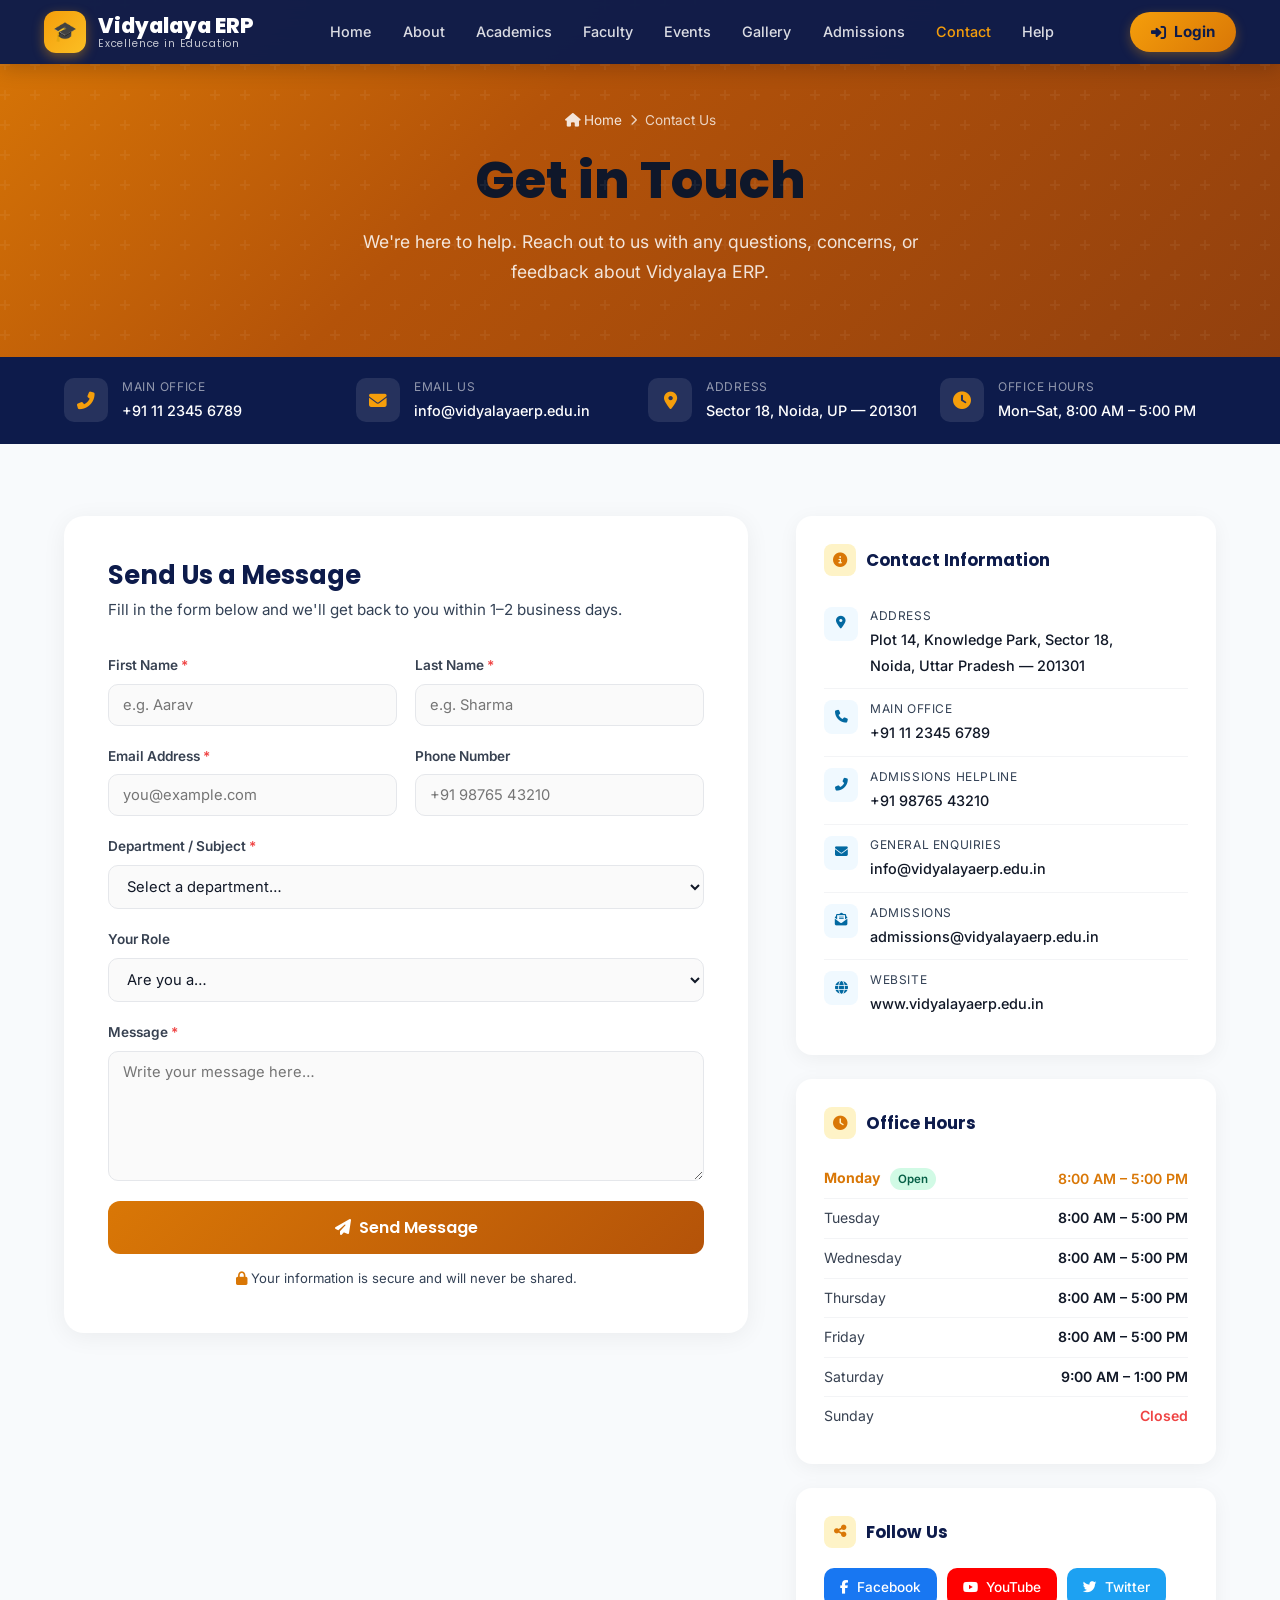
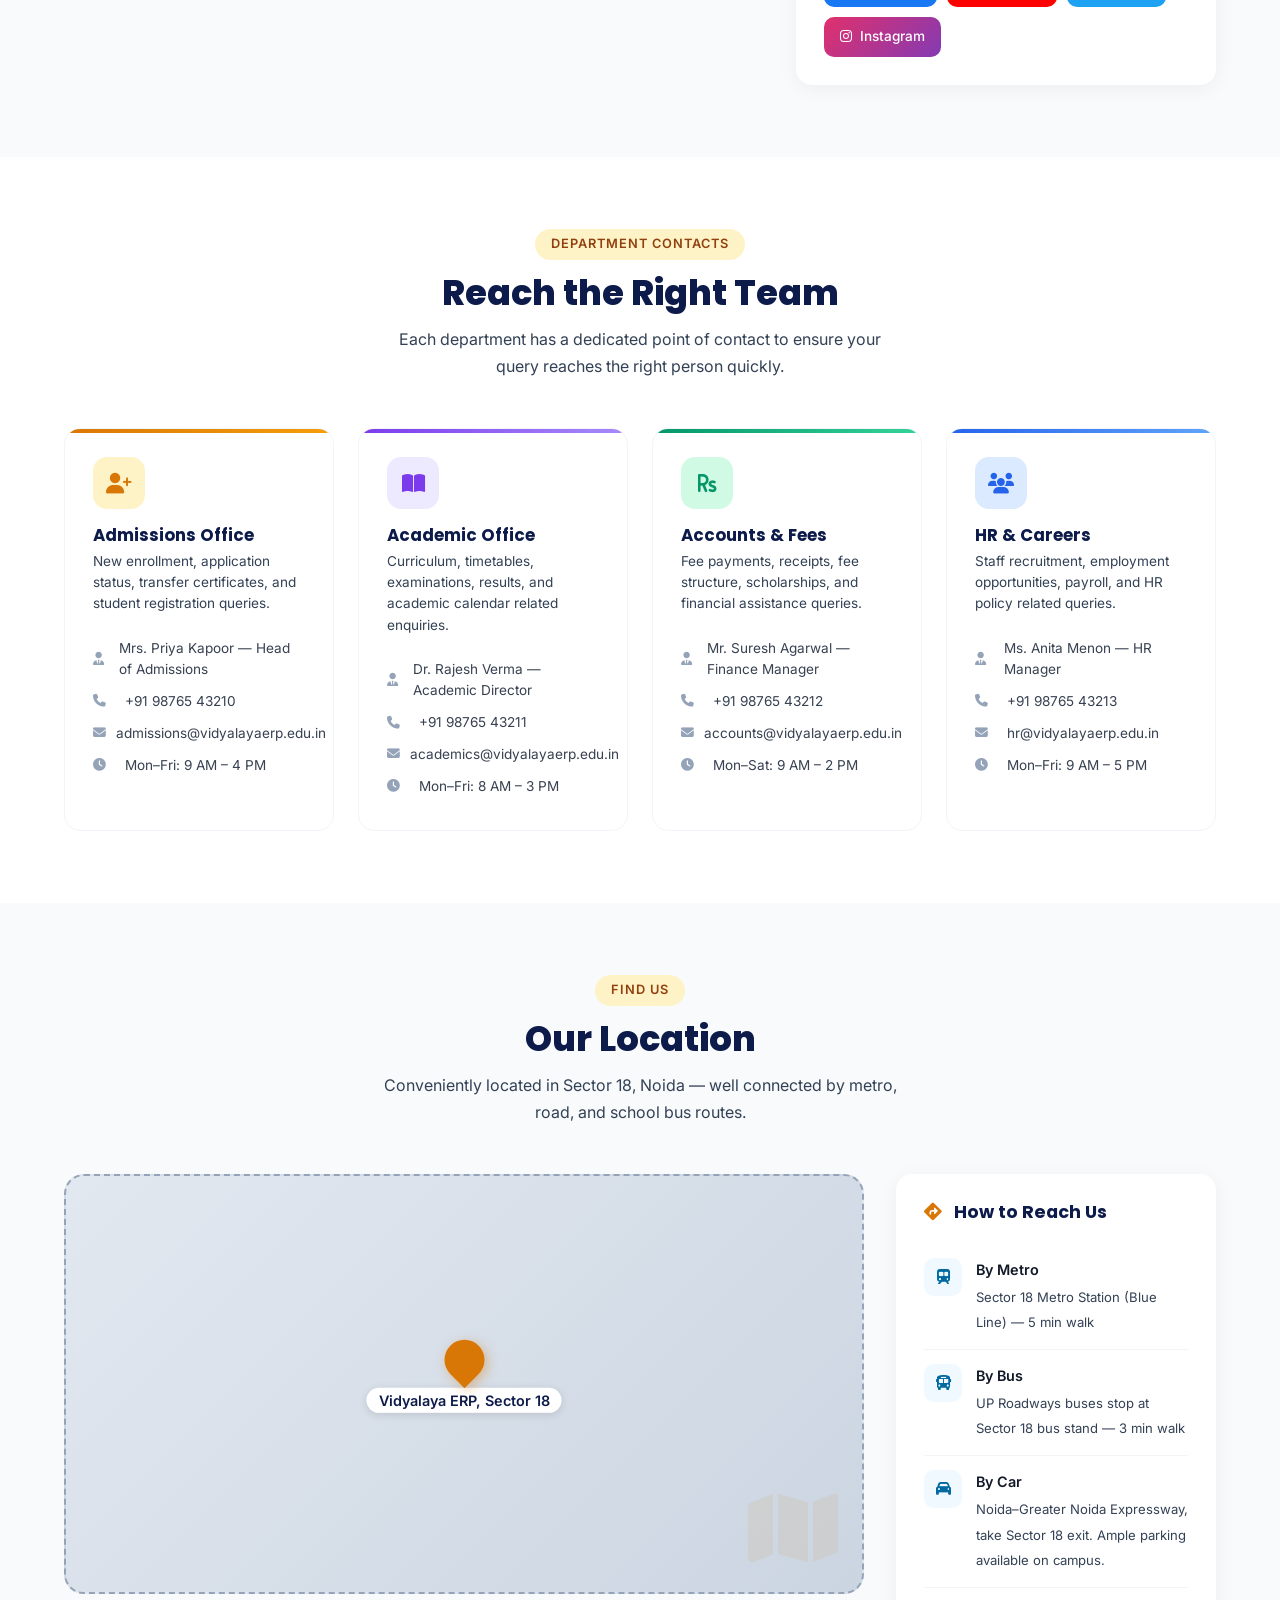
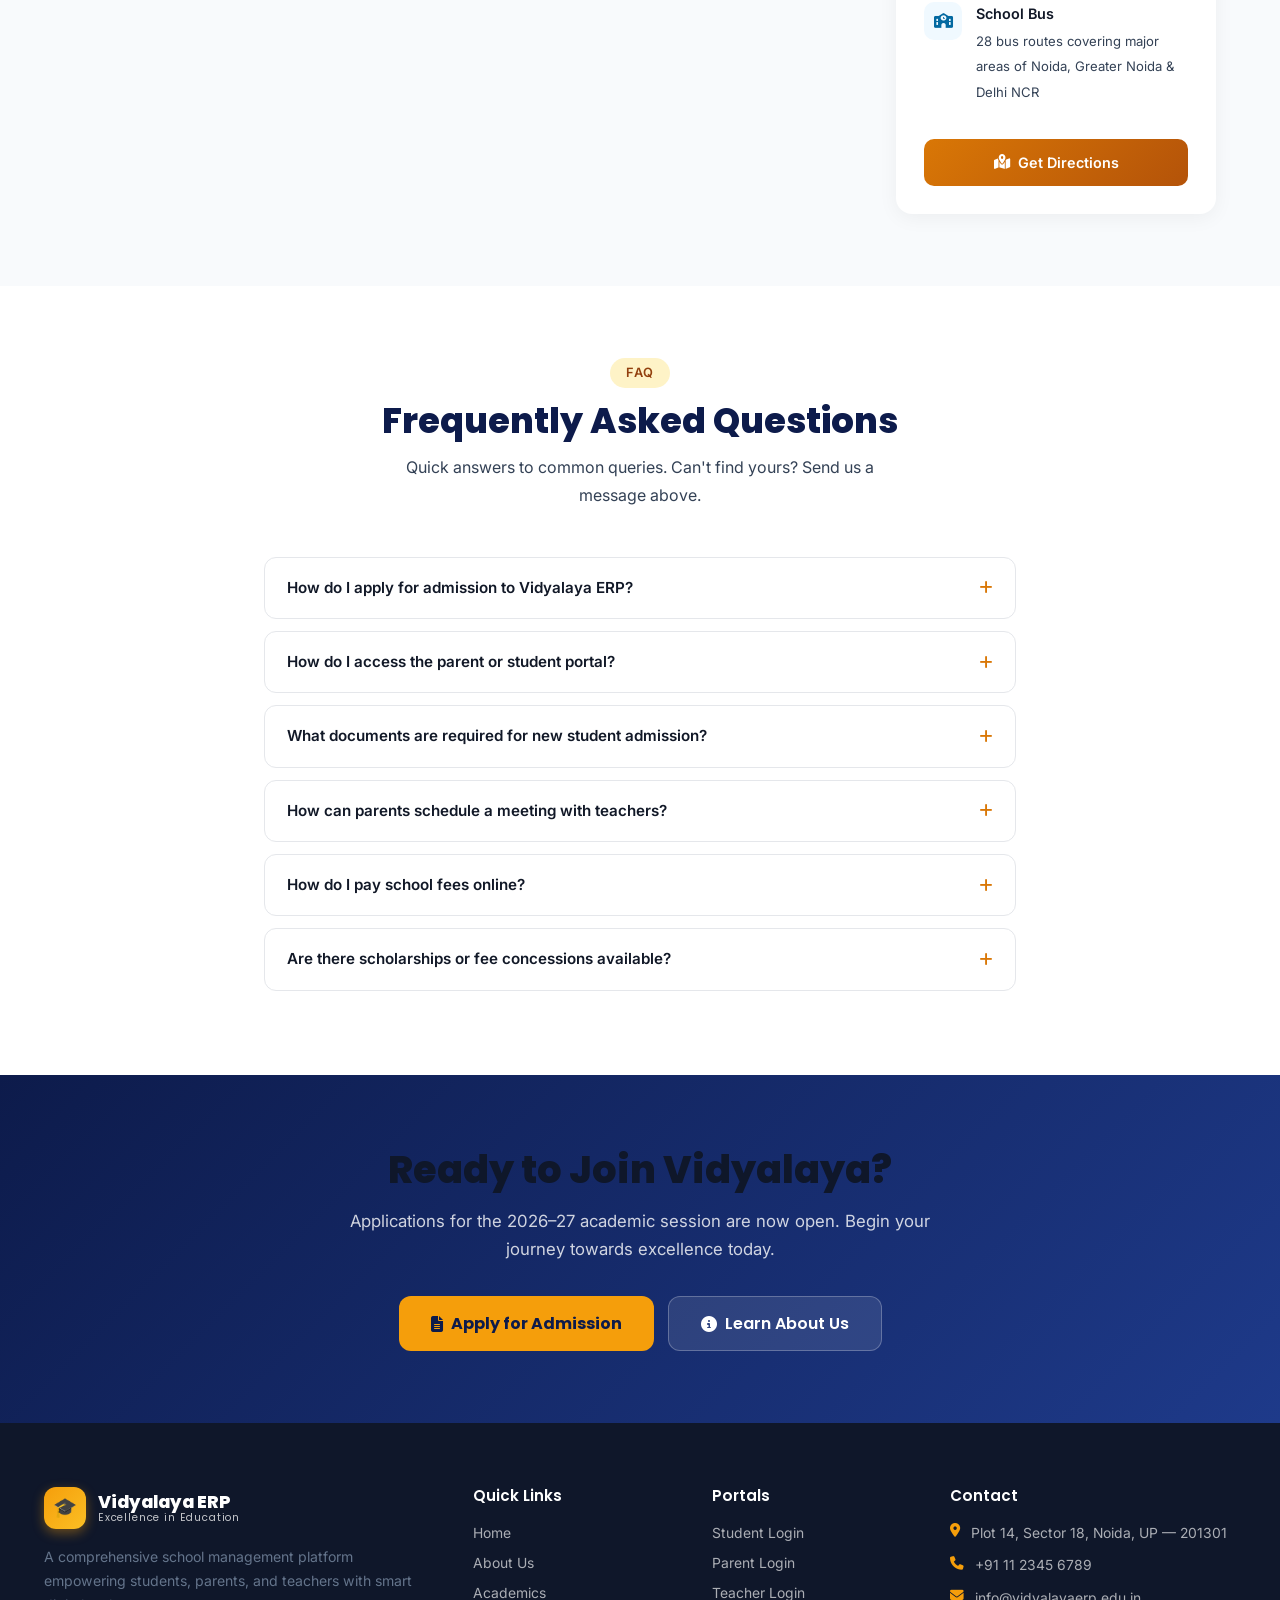
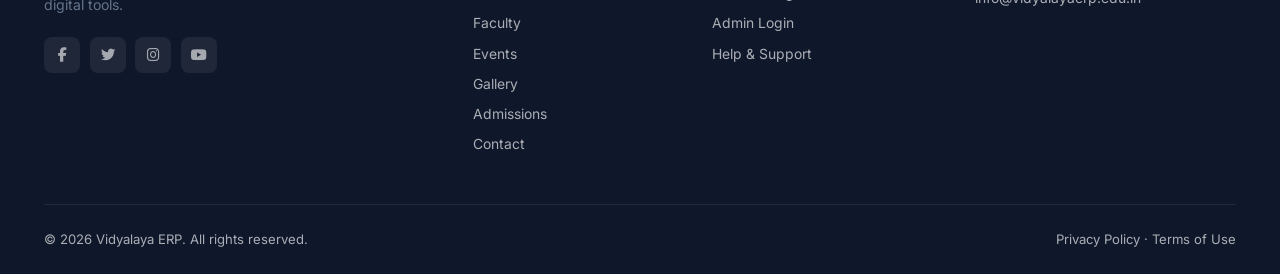
<file: contact.html>
<!DOCTYPE html>
<html lang="en">
<head>
  <meta charset="UTF-8" />
  <meta name="viewport" content="width=device-width, initial-scale=1.0" />
  <title>Contact Us — Vidyalaya ERP</title>
  <link rel="preconnect" href="https://fonts.googleapis.com" />
  <link href="https://fonts.googleapis.com/css2?family=Poppins:wght@400;500;600;700;800&family=Inter:wght@400;500;600&display=swap" rel="stylesheet" />
  <link rel="stylesheet" href="https://cdnjs.cloudflare.com/ajax/libs/font-awesome/6.5.0/css/all.min.css" />
  <link rel="stylesheet" href="css/style.css" />
  <style>
    /* ===== CONTACT PAGE STYLES ===== */

    /* Hero */
    .contact-hero {
      background: linear-gradient(135deg, #d97706 0%, #b45309 40%, #92400e 100%);
      padding: 110px 0 70px;
      text-align: center;
      color: #fff;
      position: relative;
      overflow: hidden;
    }
    .contact-hero::before {
      content: '';
      position: absolute;
      inset: 0;
      background: url("data:image/svg+xml,%3Csvg width='60' height='60' viewBox='0 0 60 60' xmlns='http://www.w3.org/2000/svg'%3E%3Cg fill='none' fill-rule='evenodd'%3E%3Cg fill='%23ffffff' fill-opacity='0.05'%3E%3Cpath d='M36 34v-4h-2v4h-4v2h4v4h2v-4h4v-2h-4zm0-30V0h-2v4h-4v2h4v4h2V6h4V4h-4zM6 34v-4H4v4H0v2h4v4h2v-4h4v-2H6zM6 4V0H4v4H0v2h4v4h2V6h4V4H6z'/%3E%3C/g%3E%3C/g%3E%3C/svg%3E");
    }
    .contact-hero .breadcrumb {
      display: flex;
      align-items: center;
      justify-content: center;
      gap: 8px;
      font-size: .85rem;
      color: rgba(255,255,255,.75);
      margin-bottom: 18px;
    }
    .contact-hero .breadcrumb a { color: rgba(255,255,255,.85); text-decoration: none; }
    .contact-hero .breadcrumb a:hover { color: #fff; }
    .contact-hero h1 {
      font-family: var(--font-heading);
      font-size: clamp(2rem, 5vw, 3.2rem);
      font-weight: 800;
      margin: 0 0 16px;
    }
    .contact-hero p {
      font-size: 1.1rem;
      color: rgba(255,255,255,.85);
      max-width: 560px;
      margin: 0 auto;
      line-height: 1.7;
    }

    /* Quick Contact Bar */
    .quick-bar {
      background: #0D1B4B;
      padding: 20px 0;
    }
    .quick-bar-inner {
      max-width: 1200px;
      margin: 0 auto;
      padding: 0 24px;
      display: grid;
      grid-template-columns: repeat(auto-fit, minmax(220px, 1fr));
      gap: 16px;
    }
    .quick-item {
      display: flex;
      align-items: center;
      gap: 14px;
      color: #fff;
    }
    .quick-item .qi-icon {
      width: 44px; height: 44px;
      border-radius: 10px;
      background: rgba(255,255,255,.1);
      display: flex;
      align-items: center;
      justify-content: center;
      font-size: 1.1rem;
      color: #F59E0B;
      flex-shrink: 0;
    }
    .quick-item .qi-text label {
      display: block;
      font-size: .75rem;
      color: rgba(255,255,255,.55);
      text-transform: uppercase;
      letter-spacing: .06em;
      margin-bottom: 2px;
    }
    .quick-item .qi-text span {
      font-size: .9rem;
      font-weight: 500;
    }

    /* Main Contact Section */
    .contact-main {
      padding: 72px 0;
      background: #f8fafc;
    }
    .contact-main .container {
      max-width: 1200px;
      margin: 0 auto;
      padding: 0 24px;
      display: grid;
      grid-template-columns: 1fr 420px;
      gap: 48px;
      align-items: start;
    }

    /* Contact Form */
    .contact-form-card {
      background: #fff;
      border-radius: 20px;
      padding: 44px;
      box-shadow: 0 4px 24px rgba(0,0,0,.06);
    }
    .contact-form-card h2 {
      font-family: var(--font-heading);
      font-size: 1.6rem;
      font-weight: 700;
      color: var(--primary);
      margin: 0 0 8px;
    }
    .contact-form-card .subtitle {
      color: var(--text-muted);
      font-size: .95rem;
      margin: 0 0 32px;
    }
    .form-row {
      display: grid;
      grid-template-columns: 1fr 1fr;
      gap: 18px;
    }
    .form-field {
      display: flex;
      flex-direction: column;
      gap: 7px;
      margin-bottom: 20px;
    }
    .form-field label {
      font-size: .85rem;
      font-weight: 600;
      color: #374151;
    }
    .form-field label span { color: #ef4444; }
    .form-field input,
    .form-field select,
    .form-field textarea {
      padding: 11px 14px;
      border: 1.5px solid #e5e7eb;
      border-radius: 10px;
      font-family: var(--font-body);
      font-size: .92rem;
      color: #111827;
      transition: border-color .2s, box-shadow .2s;
      background: #fafafa;
      outline: none;
    }
    .form-field input:focus,
    .form-field select:focus,
    .form-field textarea:focus {
      border-color: #d97706;
      box-shadow: 0 0 0 3px rgba(217,119,6,.12);
      background: #fff;
    }
    .form-field textarea { resize: vertical; min-height: 130px; }
    .form-field select { cursor: pointer; }
    .submit-btn {
      width: 100%;
      padding: 14px;
      background: linear-gradient(135deg, #d97706, #b45309);
      color: #fff;
      border: none;
      border-radius: 12px;
      font-family: var(--font-heading);
      font-size: 1rem;
      font-weight: 600;
      cursor: pointer;
      display: flex;
      align-items: center;
      justify-content: center;
      gap: 8px;
      transition: transform .2s, box-shadow .2s;
    }
    .submit-btn:hover {
      transform: translateY(-2px);
      box-shadow: 0 8px 24px rgba(180,83,9,.35);
    }
    .form-note {
      text-align: center;
      margin-top: 14px;
      font-size: .82rem;
      color: var(--text-muted);
    }
    .form-success {
      display: none;
      text-align: center;
      padding: 32px;
    }
    .form-success .success-icon {
      width: 72px; height: 72px;
      background: #d1fae5;
      border-radius: 50%;
      display: flex;
      align-items: center;
      justify-content: center;
      font-size: 2rem;
      color: #059669;
      margin: 0 auto 16px;
    }
    .form-success h3 {
      font-family: var(--font-heading);
      font-size: 1.4rem;
      color: var(--primary);
      margin: 0 0 8px;
    }
    .form-success p { color: var(--text-muted); margin: 0; }

    /* Info Sidebar */
    .contact-sidebar { display: flex; flex-direction: column; gap: 24px; }

    .info-card {
      background: #fff;
      border-radius: 16px;
      padding: 28px;
      box-shadow: 0 4px 20px rgba(0,0,0,.05);
    }
    .info-card h3 {
      font-family: var(--font-heading);
      font-size: 1.05rem;
      font-weight: 700;
      color: var(--primary);
      margin: 0 0 20px;
      display: flex;
      align-items: center;
      gap: 10px;
    }
    .info-card h3 i {
      width: 32px; height: 32px;
      background: #fef3c7;
      border-radius: 8px;
      display: flex;
      align-items: center;
      justify-content: center;
      font-size: .9rem;
      color: #d97706;
    }

    .contact-detail-list { list-style: none; padding: 0; margin: 0; }
    .contact-detail-list li {
      display: flex;
      align-items: flex-start;
      gap: 12px;
      padding: 10px 0;
      border-bottom: 1px solid #f3f4f6;
    }
    .contact-detail-list li:last-child { border-bottom: none; }
    .contact-detail-list .cd-icon {
      width: 34px; height: 34px;
      border-radius: 8px;
      background: #f0f9ff;
      display: flex;
      align-items: center;
      justify-content: center;
      font-size: .8rem;
      color: #0369a1;
      flex-shrink: 0;
      margin-top: 1px;
    }
    .contact-detail-list .cd-info label {
      display: block;
      font-size: .75rem;
      color: var(--text-muted);
      margin-bottom: 2px;
      text-transform: uppercase;
      letter-spacing: .05em;
    }
    .contact-detail-list .cd-info a,
    .contact-detail-list .cd-info span {
      font-size: .9rem;
      font-weight: 500;
      color: #111827;
      text-decoration: none;
    }
    .contact-detail-list .cd-info a:hover { color: #d97706; }

    /* Hours Table */
    .hours-table { width: 100%; border-collapse: collapse; }
    .hours-table tr { border-bottom: 1px solid #f3f4f6; }
    .hours-table tr:last-child { border-bottom: none; }
    .hours-table td {
      padding: 8px 0;
      font-size: .88rem;
      color: #374151;
    }
    .hours-table td:last-child {
      text-align: right;
      font-weight: 600;
      color: #111827;
    }
    .hours-table tr.today td { color: #d97706; }
    .badge-open {
      display: inline-block;
      padding: 2px 8px;
      background: #d1fae5;
      color: #065f46;
      border-radius: 20px;
      font-size: .72rem;
      font-weight: 600;
      margin-left: 6px;
    }

    /* Social Links */
    .social-links {
      display: flex;
      gap: 10px;
      flex-wrap: wrap;
    }
    .social-links a {
      display: flex;
      align-items: center;
      gap: 8px;
      padding: 9px 16px;
      border-radius: 10px;
      font-size: .85rem;
      font-weight: 500;
      text-decoration: none;
      transition: transform .2s, box-shadow .2s;
    }
    .social-links a:hover { transform: translateY(-2px); box-shadow: 0 4px 12px rgba(0,0,0,.12); }
    .social-links .fb  { background: #1877f2; color: #fff; }
    .social-links .yt  { background: #ff0000; color: #fff; }
    .social-links .tw  { background: #1da1f2; color: #fff; }
    .social-links .ig  { background: linear-gradient(135deg,#e1306c,#833ab4); color: #fff; }

    /* Department Contacts */
    .dept-contacts {
      padding: 72px 0;
      background: #fff;
    }
    .dept-contacts .container {
      max-width: 1200px;
      margin: 0 auto;
      padding: 0 24px;
    }
    .section-header {
      text-align: center;
      margin-bottom: 48px;
    }
    .section-header .tag {
      display: inline-block;
      padding: 5px 16px;
      background: #fef3c7;
      color: #92400e;
      border-radius: 20px;
      font-size: .8rem;
      font-weight: 600;
      text-transform: uppercase;
      letter-spacing: .08em;
      margin-bottom: 12px;
    }
    .section-header h2 {
      font-family: var(--font-heading);
      font-size: clamp(1.6rem, 3.5vw, 2.2rem);
      font-weight: 800;
      color: var(--primary);
      margin: 0 0 12px;
    }
    .section-header p {
      color: var(--text-muted);
      font-size: 1rem;
      max-width: 520px;
      margin: 0 auto;
      line-height: 1.7;
    }

    .dept-grid {
      display: grid;
      grid-template-columns: repeat(auto-fit, minmax(260px, 1fr));
      gap: 24px;
    }
    .dept-card {
      border-radius: 16px;
      padding: 28px;
      border: 1.5px solid #f1f5f9;
      transition: transform .25s, box-shadow .25s;
      position: relative;
      overflow: hidden;
    }
    .dept-card::before {
      content: '';
      position: absolute;
      top: 0; left: 0; right: 0;
      height: 4px;
    }
    .dept-card:hover { transform: translateY(-5px); box-shadow: 0 16px 40px rgba(0,0,0,.09); }
    .dept-card.admissions::before { background: linear-gradient(90deg, #d97706, #f59e0b); }
    .dept-card.academic::before  { background: linear-gradient(90deg, #7c3aed, #a78bfa); }
    .dept-card.accounts::before  { background: linear-gradient(90deg, #059669, #34d399); }
    .dept-card.hr::before         { background: linear-gradient(90deg, #2563eb, #60a5fa); }

    .dept-card .dept-icon {
      width: 52px; height: 52px;
      border-radius: 14px;
      display: flex;
      align-items: center;
      justify-content: center;
      font-size: 1.3rem;
      margin-bottom: 16px;
    }
    .dept-card.admissions .dept-icon { background: #fef3c7; color: #d97706; }
    .dept-card.academic .dept-icon   { background: #ede9fe; color: #7c3aed; }
    .dept-card.accounts .dept-icon   { background: #d1fae5; color: #059669; }
    .dept-card.hr .dept-icon          { background: #dbeafe; color: #2563eb; }

    .dept-card h3 {
      font-family: var(--font-heading);
      font-size: 1.05rem;
      font-weight: 700;
      color: var(--primary);
      margin: 0 0 6px;
    }
    .dept-card .dept-desc {
      font-size: .85rem;
      color: var(--text-muted);
      margin: 0 0 18px;
      line-height: 1.55;
    }
    .dept-contact-list { list-style: none; padding: 0; margin: 0; }
    .dept-contact-list li {
      display: flex;
      align-items: center;
      gap: 10px;
      font-size: .85rem;
      color: #374151;
      padding: 5px 0;
    }
    .dept-contact-list li i {
      width: 22px;
      color: #94a3b8;
      font-size: .8rem;
    }
    .dept-contact-list a {
      color: inherit;
      text-decoration: none;
    }
    .dept-contact-list a:hover { color: #d97706; }

    /* Map Section */
    .map-section {
      padding: 72px 0;
      background: #f8fafc;
    }
    .map-section .container {
      max-width: 1200px;
      margin: 0 auto;
      padding: 0 24px;
    }
    .map-wrapper {
      display: grid;
      grid-template-columns: 1fr 320px;
      gap: 32px;
      align-items: start;
      margin-top: 48px;
    }
    .map-placeholder {
      border-radius: 20px;
      overflow: hidden;
      height: 420px;
      background: linear-gradient(135deg, #e2e8f0, #cbd5e1);
      display: flex;
      flex-direction: column;
      align-items: center;
      justify-content: center;
      color: #64748b;
      font-size: 1rem;
      gap: 12px;
      position: relative;
      border: 2px dashed #94a3b8;
    }
    .map-placeholder i { font-size: 3rem; color: #d97706; }
    .map-placeholder strong { font-size: 1.1rem; color: #1e293b; }
    .map-placeholder span { font-size: .85rem; }
    .map-placeholder .map-pin {
      position: absolute;
      top: 50%; left: 50%;
      transform: translate(-50%, -60%);
      text-align: center;
    }
    .map-placeholder .map-pin .pin {
      width: 40px; height: 40px;
      background: #d97706;
      border-radius: 50% 50% 50% 0;
      transform: rotate(-45deg);
      margin: 0 auto 8px;
      box-shadow: 0 4px 12px rgba(217,119,6,.4);
      animation: pinBounce 1.5s ease-in-out infinite;
    }
    @keyframes pinBounce {
      0%, 100% { transform: rotate(-45deg) translateY(0); }
      50% { transform: rotate(-45deg) translateY(-8px); }
    }
    .map-placeholder .map-pin span {
      font-weight: 600;
      color: #0D1B4B;
      font-size: .9rem;
      background: #fff;
      padding: 4px 12px;
      border-radius: 20px;
      box-shadow: 0 2px 8px rgba(0,0,0,.12);
    }

    .directions-card {
      background: #fff;
      border-radius: 16px;
      padding: 28px;
      box-shadow: 0 4px 20px rgba(0,0,0,.05);
    }
    .directions-card h3 {
      font-family: var(--font-heading);
      font-size: 1.1rem;
      font-weight: 700;
      color: var(--primary);
      margin: 0 0 20px;
    }
    .transport-item {
      display: flex;
      gap: 14px;
      padding: 14px 0;
      border-bottom: 1px solid #f3f4f6;
    }
    .transport-item:last-of-type { border-bottom: none; }
    .transport-item .t-icon {
      width: 38px; height: 38px;
      border-radius: 10px;
      background: #f0f9ff;
      display: flex;
      align-items: center;
      justify-content: center;
      font-size: .95rem;
      color: #0369a1;
      flex-shrink: 0;
    }
    .transport-item .t-info strong {
      display: block;
      font-size: .9rem;
      font-weight: 600;
      color: #111827;
      margin-bottom: 3px;
    }
    .transport-item .t-info span {
      font-size: .82rem;
      color: var(--text-muted);
      line-height: 1.5;
    }
    .directions-btn {
      display: flex;
      align-items: center;
      justify-content: center;
      gap: 8px;
      width: 100%;
      margin-top: 20px;
      padding: 12px;
      background: linear-gradient(135deg, #d97706, #b45309);
      color: #fff;
      border-radius: 10px;
      font-weight: 600;
      font-size: .9rem;
      text-decoration: none;
      transition: transform .2s, box-shadow .2s;
    }
    .directions-btn:hover {
      transform: translateY(-2px);
      box-shadow: 0 6px 20px rgba(180,83,9,.3);
    }

    /* FAQ */
    .faq-section {
      padding: 72px 0;
      background: #fff;
    }
    .faq-section .container {
      max-width: 800px;
      margin: 0 auto;
      padding: 0 24px;
    }
    .faq-list { margin-top: 40px; }
    .faq-item {
      border: 1.5px solid #e5e7eb;
      border-radius: 12px;
      margin-bottom: 12px;
      overflow: hidden;
    }
    .faq-q {
      display: flex;
      align-items: center;
      justify-content: space-between;
      padding: 18px 22px;
      cursor: pointer;
      font-weight: 600;
      font-size: .95rem;
      color: #111827;
      user-select: none;
      transition: background .2s;
    }
    .faq-q:hover { background: #fffbeb; }
    .faq-q i {
      color: #d97706;
      transition: transform .3s;
      flex-shrink: 0;
      margin-left: 12px;
    }
    .faq-item.open .faq-q { background: #fffbeb; }
    .faq-item.open .faq-q i { transform: rotate(45deg); }
    .faq-a {
      max-height: 0;
      overflow: hidden;
      transition: max-height .35s ease, padding .3s;
    }
    .faq-a-inner {
      padding: 0 22px 18px;
      font-size: .9rem;
      color: var(--text-muted);
      line-height: 1.7;
    }
    .faq-item.open .faq-a { max-height: 300px; }

    /* CTA */
    .contact-cta {
      background: linear-gradient(135deg, #0D1B4B 0%, #1e3a8a 100%);
      padding: 72px 0;
      text-align: center;
      color: #fff;
    }
    .contact-cta .container {
      max-width: 640px;
      margin: 0 auto;
      padding: 0 24px;
    }
    .contact-cta h2 {
      font-family: var(--font-heading);
      font-size: clamp(1.8rem, 4vw, 2.4rem);
      font-weight: 800;
      margin: 0 0 14px;
    }
    .contact-cta p {
      font-size: 1.05rem;
      color: rgba(255,255,255,.8);
      margin: 0 0 32px;
      line-height: 1.7;
    }
    .cta-buttons {
      display: flex;
      gap: 14px;
      justify-content: center;
      flex-wrap: wrap;
    }
    .cta-btn-primary {
      padding: 14px 32px;
      background: #F59E0B;
      color: #0D1B4B;
      border-radius: 12px;
      font-family: var(--font-heading);
      font-weight: 700;
      font-size: 1rem;
      text-decoration: none;
      transition: transform .2s, box-shadow .2s;
      display: flex;
      align-items: center;
      gap: 8px;
    }
    .cta-btn-primary:hover { transform: translateY(-3px); box-shadow: 0 10px 30px rgba(245,158,11,.35); }
    .cta-btn-secondary {
      padding: 14px 32px;
      background: rgba(255,255,255,.1);
      color: #fff;
      border-radius: 12px;
      font-family: var(--font-heading);
      font-weight: 600;
      font-size: 1rem;
      text-decoration: none;
      border: 1.5px solid rgba(255,255,255,.25);
      transition: background .2s, transform .2s;
      display: flex;
      align-items: center;
      gap: 8px;
    }
    .cta-btn-secondary:hover { background: rgba(255,255,255,.18); transform: translateY(-3px); }

    /* Responsive */
    @media (max-width: 900px) {
      .contact-main .container { grid-template-columns: 1fr; }
      .contact-sidebar { order: -1; }
      .map-wrapper { grid-template-columns: 1fr; }
    }
    @media (max-width: 600px) {
      .contact-form-card { padding: 24px 20px; }
      .form-row { grid-template-columns: 1fr; }
    }
  </style>
</head>
<body>

  <!-- ===== NAVBAR ===== -->
  <nav class="navbar scrolled" id="navbar">
    <div class="container">
      <div class="navbar-inner">
        <a href="index.html" class="navbar-logo">
          <div class="logo-icon">🎓</div>
          <div class="logo-text">Vidyalaya ERP<span>Excellence in Education</span></div>
        </a>
        <ul class="nav-links" id="navLinks">
          <li><a href="index.html">Home</a></li>
          <li><a href="about.html">About</a></li>
          <li><a href="academics.html">Academics</a></li>
          <li><a href="faculty.html">Faculty</a></li>
          <li><a href="events.html">Events</a></li>
          <li><a href="gallery.html">Gallery</a></li>
          <li><a href="admissions.html">Admissions</a></li>
          <li><a href="contact.html" class="active">Contact</a></li>
          <li><a href="help.html">Help</a></li>
        </ul>
        <div class="nav-actions">
          <a href="login.html" class="btn btn-primary nav-login"><i class="fas fa-sign-in-alt"></i> Login</a>
          <div class="hamburger" id="hamburger" onclick="toggleMenu()"><span></span><span></span><span></span></div>
        </div>
      </div>
    </div>
  </nav>

  <!-- ===== HERO ===== -->
  <section class="contact-hero">
    <div class="breadcrumb">
      <a href="index.html"><i class="fas fa-home"></i> Home</a>
      <i class="fas fa-chevron-right" style="font-size:.7rem"></i>
      <span>Contact Us</span>
    </div>
    <h1>Get in Touch</h1>
    <p>We're here to help. Reach out to us with any questions, concerns, or feedback about Vidyalaya ERP.</p>
  </section>

  <!-- ===== QUICK CONTACT BAR ===== -->
  <div class="quick-bar">
    <div class="quick-bar-inner">
      <div class="quick-item">
        <div class="qi-icon"><i class="fas fa-phone-alt"></i></div>
        <div class="qi-text">
          <label>Main Office</label>
          <span>+91 11 2345 6789</span>
        </div>
      </div>
      <div class="quick-item">
        <div class="qi-icon"><i class="fas fa-envelope"></i></div>
        <div class="qi-text">
          <label>Email Us</label>
          <span>info@vidyalayaerp.edu.in</span>
        </div>
      </div>
      <div class="quick-item">
        <div class="qi-icon"><i class="fas fa-map-marker-alt"></i></div>
        <div class="qi-text">
          <label>Address</label>
          <span>Sector 18, Noida, UP — 201301</span>
        </div>
      </div>
      <div class="quick-item">
        <div class="qi-icon"><i class="fas fa-clock"></i></div>
        <div class="qi-text">
          <label>Office Hours</label>
          <span>Mon–Sat, 8:00 AM – 5:00 PM</span>
        </div>
      </div>
    </div>
  </div>

  <!-- ===== CONTACT FORM + INFO ===== -->
  <section class="contact-main">
    <div class="container">

      <!-- Form -->
      <div class="contact-form-card reveal">
        <h2>Send Us a Message</h2>
        <p class="subtitle">Fill in the form below and we'll get back to you within 1–2 business days.</p>

        <form id="contactForm" novalidate>
          <div class="form-row">
            <div class="form-field">
              <label>First Name <span>*</span></label>
              <input type="text" id="firstName" placeholder="e.g. Aarav" required />
            </div>
            <div class="form-field">
              <label>Last Name <span>*</span></label>
              <input type="text" id="lastName" placeholder="e.g. Sharma" required />
            </div>
          </div>
          <div class="form-row">
            <div class="form-field">
              <label>Email Address <span>*</span></label>
              <input type="email" id="email" placeholder="you@example.com" required />
            </div>
            <div class="form-field">
              <label>Phone Number</label>
              <input type="tel" id="phone" placeholder="+91 98765 43210" />
            </div>
          </div>
          <div class="form-field">
            <label>Department / Subject <span>*</span></label>
            <select id="dept" required>
              <option value="" disabled selected>Select a department…</option>
              <option value="admissions">Admissions &amp; Enrollment</option>
              <option value="academic">Academic Office</option>
              <option value="accounts">Accounts &amp; Fees</option>
              <option value="hr">HR &amp; Careers</option>
              <option value="it">IT &amp; Portal Support</option>
              <option value="general">General Inquiry</option>
            </select>
          </div>
          <div class="form-field">
            <label>Your Role</label>
            <select id="role">
              <option value="" disabled selected>Are you a…</option>
              <option value="parent">Parent / Guardian</option>
              <option value="student">Current Student</option>
              <option value="prospective">Prospective Student</option>
              <option value="teacher">Teacher / Staff</option>
              <option value="other">Other</option>
            </select>
          </div>
          <div class="form-field">
            <label>Message <span>*</span></label>
            <textarea id="message" placeholder="Write your message here…" required></textarea>
          </div>
          <button type="submit" class="submit-btn">
            <i class="fas fa-paper-plane"></i> Send Message
          </button>
          <p class="form-note"><i class="fas fa-lock" style="color:#d97706"></i> Your information is secure and will never be shared.</p>
        </form>

        <div class="form-success" id="formSuccess">
          <div class="success-icon"><i class="fas fa-check"></i></div>
          <h3>Message Sent Successfully!</h3>
          <p>Thank you for reaching out. Our team will respond to your message within 1–2 business days.</p>
        </div>
      </div>

      <!-- Sidebar -->
      <div class="contact-sidebar reveal">

        <!-- School Contact Info -->
        <div class="info-card">
          <h3><i class="fas fa-info-circle"></i> Contact Information</h3>
          <ul class="contact-detail-list">
            <li>
              <div class="cd-icon"><i class="fas fa-map-marker-alt"></i></div>
              <div class="cd-info">
                <label>Address</label>
                <span>Plot 14, Knowledge Park, Sector 18,<br>Noida, Uttar Pradesh — 201301</span>
              </div>
            </li>
            <li>
              <div class="cd-icon"><i class="fas fa-phone"></i></div>
              <div class="cd-info">
                <label>Main Office</label>
                <a href="tel:+911123456789">+91 11 2345 6789</a>
              </div>
            </li>
            <li>
              <div class="cd-icon"><i class="fas fa-phone-alt"></i></div>
              <div class="cd-info">
                <label>Admissions Helpline</label>
                <a href="tel:+919876543210">+91 98765 43210</a>
              </div>
            </li>
            <li>
              <div class="cd-icon"><i class="fas fa-envelope"></i></div>
              <div class="cd-info">
                <label>General Enquiries</label>
                <a href="mailto:info@vidyalayaerp.edu.in">info@vidyalayaerp.edu.in</a>
              </div>
            </li>
            <li>
              <div class="cd-icon"><i class="fas fa-envelope-open-text"></i></div>
              <div class="cd-info">
                <label>Admissions</label>
                <a href="mailto:admissions@vidyalayaerp.edu.in">admissions@vidyalayaerp.edu.in</a>
              </div>
            </li>
            <li>
              <div class="cd-icon"><i class="fas fa-globe"></i></div>
              <div class="cd-info">
                <label>Website</label>
                <span>www.vidyalayaerp.edu.in</span>
              </div>
            </li>
          </ul>
        </div>

        <!-- Office Hours -->
        <div class="info-card">
          <h3><i class="fas fa-clock"></i> Office Hours</h3>
          <table class="hours-table">
            <tr class="today">
              <td><strong>Monday</strong> <span class="badge-open">Open</span></td>
              <td>8:00 AM – 5:00 PM</td>
            </tr>
            <tr><td>Tuesday</td><td>8:00 AM – 5:00 PM</td></tr>
            <tr><td>Wednesday</td><td>8:00 AM – 5:00 PM</td></tr>
            <tr><td>Thursday</td><td>8:00 AM – 5:00 PM</td></tr>
            <tr><td>Friday</td><td>8:00 AM – 5:00 PM</td></tr>
            <tr><td>Saturday</td><td>9:00 AM – 1:00 PM</td></tr>
            <tr><td>Sunday</td><td style="color:#ef4444;font-weight:600">Closed</td></tr>
          </table>
        </div>

        <!-- Social Media -->
        <div class="info-card">
          <h3><i class="fas fa-share-alt"></i> Follow Us</h3>
          <div class="social-links">
            <a href="#" class="fb"><i class="fab fa-facebook-f"></i> Facebook</a>
            <a href="#" class="yt"><i class="fab fa-youtube"></i> YouTube</a>
            <a href="#" class="tw"><i class="fab fa-twitter"></i> Twitter</a>
            <a href="#" class="ig"><i class="fab fa-instagram"></i> Instagram</a>
          </div>
        </div>

      </div>
    </div>
  </section>

  <!-- ===== DEPARTMENT CONTACTS ===== -->
  <section class="dept-contacts">
    <div class="container">
      <div class="section-header">
        <div class="tag">Department Contacts</div>
        <h2>Reach the Right Team</h2>
        <p>Each department has a dedicated point of contact to ensure your query reaches the right person quickly.</p>
      </div>
      <div class="dept-grid">

        <div class="dept-card admissions reveal">
          <div class="dept-icon"><i class="fas fa-user-plus"></i></div>
          <h3>Admissions Office</h3>
          <p class="dept-desc">New enrollment, application status, transfer certificates, and student registration queries.</p>
          <ul class="dept-contact-list">
            <li><i class="fas fa-user-tie"></i> <span>Mrs. Priya Kapoor — Head of Admissions</span></li>
            <li><i class="fas fa-phone"></i> <a href="tel:+919876543210">+91 98765 43210</a></li>
            <li><i class="fas fa-envelope"></i> <a href="mailto:admissions@vidyalayaerp.edu.in">admissions@vidyalayaerp.edu.in</a></li>
            <li><i class="fas fa-clock"></i> <span>Mon–Fri: 9 AM – 4 PM</span></li>
          </ul>
        </div>

        <div class="dept-card academic reveal">
          <div class="dept-icon"><i class="fas fa-book-open"></i></div>
          <h3>Academic Office</h3>
          <p class="dept-desc">Curriculum, timetables, examinations, results, and academic calendar related enquiries.</p>
          <ul class="dept-contact-list">
            <li><i class="fas fa-user-tie"></i> <span>Dr. Rajesh Verma — Academic Director</span></li>
            <li><i class="fas fa-phone"></i> <a href="tel:+919876543211">+91 98765 43211</a></li>
            <li><i class="fas fa-envelope"></i> <a href="mailto:academics@vidyalayaerp.edu.in">academics@vidyalayaerp.edu.in</a></li>
            <li><i class="fas fa-clock"></i> <span>Mon–Fri: 8 AM – 3 PM</span></li>
          </ul>
        </div>

        <div class="dept-card accounts reveal">
          <div class="dept-icon"><i class="fas fa-rupee-sign"></i></div>
          <h3>Accounts &amp; Fees</h3>
          <p class="dept-desc">Fee payments, receipts, fee structure, scholarships, and financial assistance queries.</p>
          <ul class="dept-contact-list">
            <li><i class="fas fa-user-tie"></i> <span>Mr. Suresh Agarwal — Finance Manager</span></li>
            <li><i class="fas fa-phone"></i> <a href="tel:+919876543212">+91 98765 43212</a></li>
            <li><i class="fas fa-envelope"></i> <a href="mailto:accounts@vidyalayaerp.edu.in">accounts@vidyalayaerp.edu.in</a></li>
            <li><i class="fas fa-clock"></i> <span>Mon–Sat: 9 AM – 2 PM</span></li>
          </ul>
        </div>

        <div class="dept-card hr reveal">
          <div class="dept-icon"><i class="fas fa-users"></i></div>
          <h3>HR &amp; Careers</h3>
          <p class="dept-desc">Staff recruitment, employment opportunities, payroll, and HR policy related queries.</p>
          <ul class="dept-contact-list">
            <li><i class="fas fa-user-tie"></i> <span>Ms. Anita Menon — HR Manager</span></li>
            <li><i class="fas fa-phone"></i> <a href="tel:+919876543213">+91 98765 43213</a></li>
            <li><i class="fas fa-envelope"></i> <a href="mailto:hr@vidyalayaerp.edu.in">hr@vidyalayaerp.edu.in</a></li>
            <li><i class="fas fa-clock"></i> <span>Mon–Fri: 9 AM – 5 PM</span></li>
          </ul>
        </div>

      </div>
    </div>
  </section>

  <!-- ===== MAP SECTION ===== -->
  <section class="map-section">
    <div class="container">
      <div class="section-header">
        <div class="tag">Find Us</div>
        <h2>Our Location</h2>
        <p>Conveniently located in Sector 18, Noida — well connected by metro, road, and school bus routes.</p>
      </div>
      <div class="map-wrapper">
        <div class="map-placeholder reveal">
          <div class="map-pin">
            <div class="pin"></div>
            <span>Vidyalaya ERP, Sector 18</span>
          </div>
          <i class="fas fa-map" style="position:absolute;bottom:24px;right:24px;font-size:5rem;opacity:.08"></i>
        </div>
        <div class="directions-card reveal">
          <h3><i class="fas fa-directions" style="color:#d97706;margin-right:8px"></i> How to Reach Us</h3>
          <div class="transport-item">
            <div class="t-icon"><i class="fas fa-subway"></i></div>
            <div class="t-info">
              <strong>By Metro</strong>
              <span>Sector 18 Metro Station (Blue Line) — 5 min walk</span>
            </div>
          </div>
          <div class="transport-item">
            <div class="t-icon"><i class="fas fa-bus"></i></div>
            <div class="t-info">
              <strong>By Bus</strong>
              <span>UP Roadways buses stop at Sector 18 bus stand — 3 min walk</span>
            </div>
          </div>
          <div class="transport-item">
            <div class="t-icon"><i class="fas fa-car"></i></div>
            <div class="t-info">
              <strong>By Car</strong>
              <span>Noida–Greater Noida Expressway, take Sector 18 exit. Ample parking available on campus.</span>
            </div>
          </div>
          <div class="transport-item">
            <div class="t-icon"><i class="fas fa-school"></i></div>
            <div class="t-info">
              <strong>School Bus</strong>
              <span>28 bus routes covering major areas of Noida, Greater Noida &amp; Delhi NCR</span>
            </div>
          </div>
          <a href="#" class="directions-btn">
            <i class="fas fa-map-marked-alt"></i> Get Directions
          </a>
        </div>
      </div>
    </div>
  </section>

  <!-- ===== FAQ ===== -->
  <section class="faq-section">
    <div class="container">
      <div class="section-header">
        <div class="tag">FAQ</div>
        <h2>Frequently Asked Questions</h2>
        <p>Quick answers to common queries. Can't find yours? Send us a message above.</p>
      </div>
      <div class="faq-list">

        <div class="faq-item">
          <div class="faq-q" onclick="toggleFaq(this)">
            How do I apply for admission to Vidyalaya ERP?
            <i class="fas fa-plus"></i>
          </div>
          <div class="faq-a">
            <div class="faq-a-inner">You can apply online through our <a href="admissions.html" style="color:#d97706">Admissions page</a>. Fill in the 4-step enrollment form with the student's personal details, academic records, and upload required documents. Our admissions team will review and contact you within 3 working days.</div>
          </div>
        </div>

        <div class="faq-item">
          <div class="faq-q" onclick="toggleFaq(this)">
            How do I access the parent or student portal?
            <i class="fas fa-plus"></i>
          </div>
          <div class="faq-a">
            <div class="faq-a-inner">Visit our <a href="login.html" style="color:#d97706">Login page</a> and select the appropriate role (Student or Parent). Use the credentials provided at the time of admission. For credential recovery or portal access issues, contact our IT support at <a href="mailto:itsupport@vidyalayaerp.edu.in" style="color:#d97706">itsupport@vidyalayaerp.edu.in</a>.</div>
          </div>
        </div>

        <div class="faq-item">
          <div class="faq-q" onclick="toggleFaq(this)">
            What documents are required for new student admission?
            <i class="fas fa-plus"></i>
          </div>
          <div class="faq-a">
            <div class="faq-a-inner">Required documents include: birth certificate, previous school transfer certificate (TC), last class marksheets, Aadhar card (student and parent), 4 passport-size photographs, and medical fitness certificate. All documents should be self-attested. Original documents are verified at the time of enrollment.</div>
          </div>
        </div>

        <div class="faq-item">
          <div class="faq-q" onclick="toggleFaq(this)">
            How can parents schedule a meeting with teachers?
            <i class="fas fa-plus"></i>
          </div>
          <div class="faq-a">
            <div class="faq-a-inner">Parents can schedule meetings directly through the Parent Portal — log in, go to the Messages section, and use the "Schedule a Call" feature to book a convenient time slot. Alternatively, you can call the school office to arrange a parent-teacher meeting during PTM days (held every alternate month).</div>
          </div>
        </div>

        <div class="faq-item">
          <div class="faq-q" onclick="toggleFaq(this)">
            How do I pay school fees online?
            <i class="fas fa-plus"></i>
          </div>
          <div class="faq-a">
            <div class="faq-a-inner">Fees can be paid through the Parent Portal under the Fees section. We accept UPI, Net Banking, credit/debit cards, and demand drafts. For any payment discrepancies or receipt queries, contact our Accounts department at <a href="mailto:accounts@vidyalayaerp.edu.in" style="color:#d97706">accounts@vidyalayaerp.edu.in</a>.</div>
          </div>
        </div>

        <div class="faq-item">
          <div class="faq-q" onclick="toggleFaq(this)">
            Are there scholarships or fee concessions available?
            <i class="fas fa-plus"></i>
          </div>
          <div class="faq-a">
            <div class="faq-a-inner">Yes! We offer merit-based scholarships for students scoring above 90% in board exams, and need-based concessions for economically weaker sections (EWS). The RTE quota provides free education for eligible students. Contact the Accounts office for details and application forms.</div>
          </div>
        </div>

      </div>
    </div>
  </section>

  <!-- ===== CTA ===== -->
  <section class="contact-cta">
    <div class="container">
      <h2>Ready to Join Vidyalaya?</h2>
      <p>Applications for the 2026–27 academic session are now open. Begin your journey towards excellence today.</p>
      <div class="cta-buttons">
        <a href="admissions.html" class="cta-btn-primary">
          <i class="fas fa-file-alt"></i> Apply for Admission
        </a>
        <a href="about.html" class="cta-btn-secondary">
          <i class="fas fa-info-circle"></i> Learn About Us
        </a>
      </div>
    </div>
  </section>

  <!-- ===== FOOTER ===== -->
  <footer class="footer">
    <div class="container">
      <div class="footer-grid">
        <div class="footer-brand">
          <div class="navbar-logo"><div class="logo-icon">🎓</div><div class="logo-text">Vidyalaya ERP<span>Excellence in Education</span></div></div>
          <p>A comprehensive school management platform empowering students, parents, and teachers with smart digital tools.</p>
          <div class="footer-socials">
            <div class="social-btn"><i class="fab fa-facebook-f"></i></div>
            <div class="social-btn"><i class="fab fa-twitter"></i></div>
            <div class="social-btn"><i class="fab fa-instagram"></i></div>
            <div class="social-btn"><i class="fab fa-youtube"></i></div>
          </div>
        </div>
        <div class="footer-col"><h5>Quick Links</h5><div class="footer-links"><a href="index.html">Home</a><a href="about.html">About Us</a><a href="academics.html">Academics</a><a href="faculty.html">Faculty</a><a href="events.html">Events</a><a href="gallery.html">Gallery</a><a href="admissions.html">Admissions</a><a href="contact.html">Contact</a></div></div>
        <div class="footer-col"><h5>Portals</h5><div class="footer-links"><a href="login.html">Student Login</a><a href="login.html">Parent Login</a><a href="login.html">Teacher Login</a><a href="login.html">Admin Login</a><a href="help.html">Help &amp; Support</a></div></div>
        <div class="footer-col"><h5>Contact</h5>
          <div class="footer-contact-item"><i class="fas fa-map-marker-alt"></i><span>Plot 14, Sector 18, Noida, UP — 201301</span></div>
          <div class="footer-contact-item"><i class="fas fa-phone"></i><span>+91 11 2345 6789</span></div>
          <div class="footer-contact-item"><i class="fas fa-envelope"></i><span>info@vidyalayaerp.edu.in</span></div>
        </div>
      </div>
      <div class="footer-bottom"><span>© 2026 Vidyalaya ERP. All rights reserved.</span><span>Privacy Policy · Terms of Use</span></div>
    </div>
  </footer>

  <script src="js/main.js"></script>
  <script>
    /* ---- Contact Form Submit ---- */
    document.getElementById('contactForm').addEventListener('submit', function(e) {
      e.preventDefault();
      const first  = document.getElementById('firstName').value.trim();
      const last   = document.getElementById('lastName').value.trim();
      const email  = document.getElementById('email').value.trim();
      const dept   = document.getElementById('dept').value;
      const msg    = document.getElementById('message').value.trim();
      if (!first || !last || !email || !dept || !msg) {
        alert('Please fill in all required fields.');
        return;
      }
      const emailRe = /^[^\s@]+@[^\s@]+\.[^\s@]+$/;
      if (!emailRe.test(email)) {
        alert('Please enter a valid email address.');
        return;
      }
      this.style.display = 'none';
      document.getElementById('formSuccess').style.display = 'block';
    });

    /* ---- FAQ Toggle ---- */
    function toggleFaq(el) {
      const item = el.closest('.faq-item');
      const isOpen = item.classList.contains('open');
      document.querySelectorAll('.faq-item').forEach(i => i.classList.remove('open'));
      if (!isOpen) item.classList.add('open');
    }
  </script>
</body>
</html>
</file>
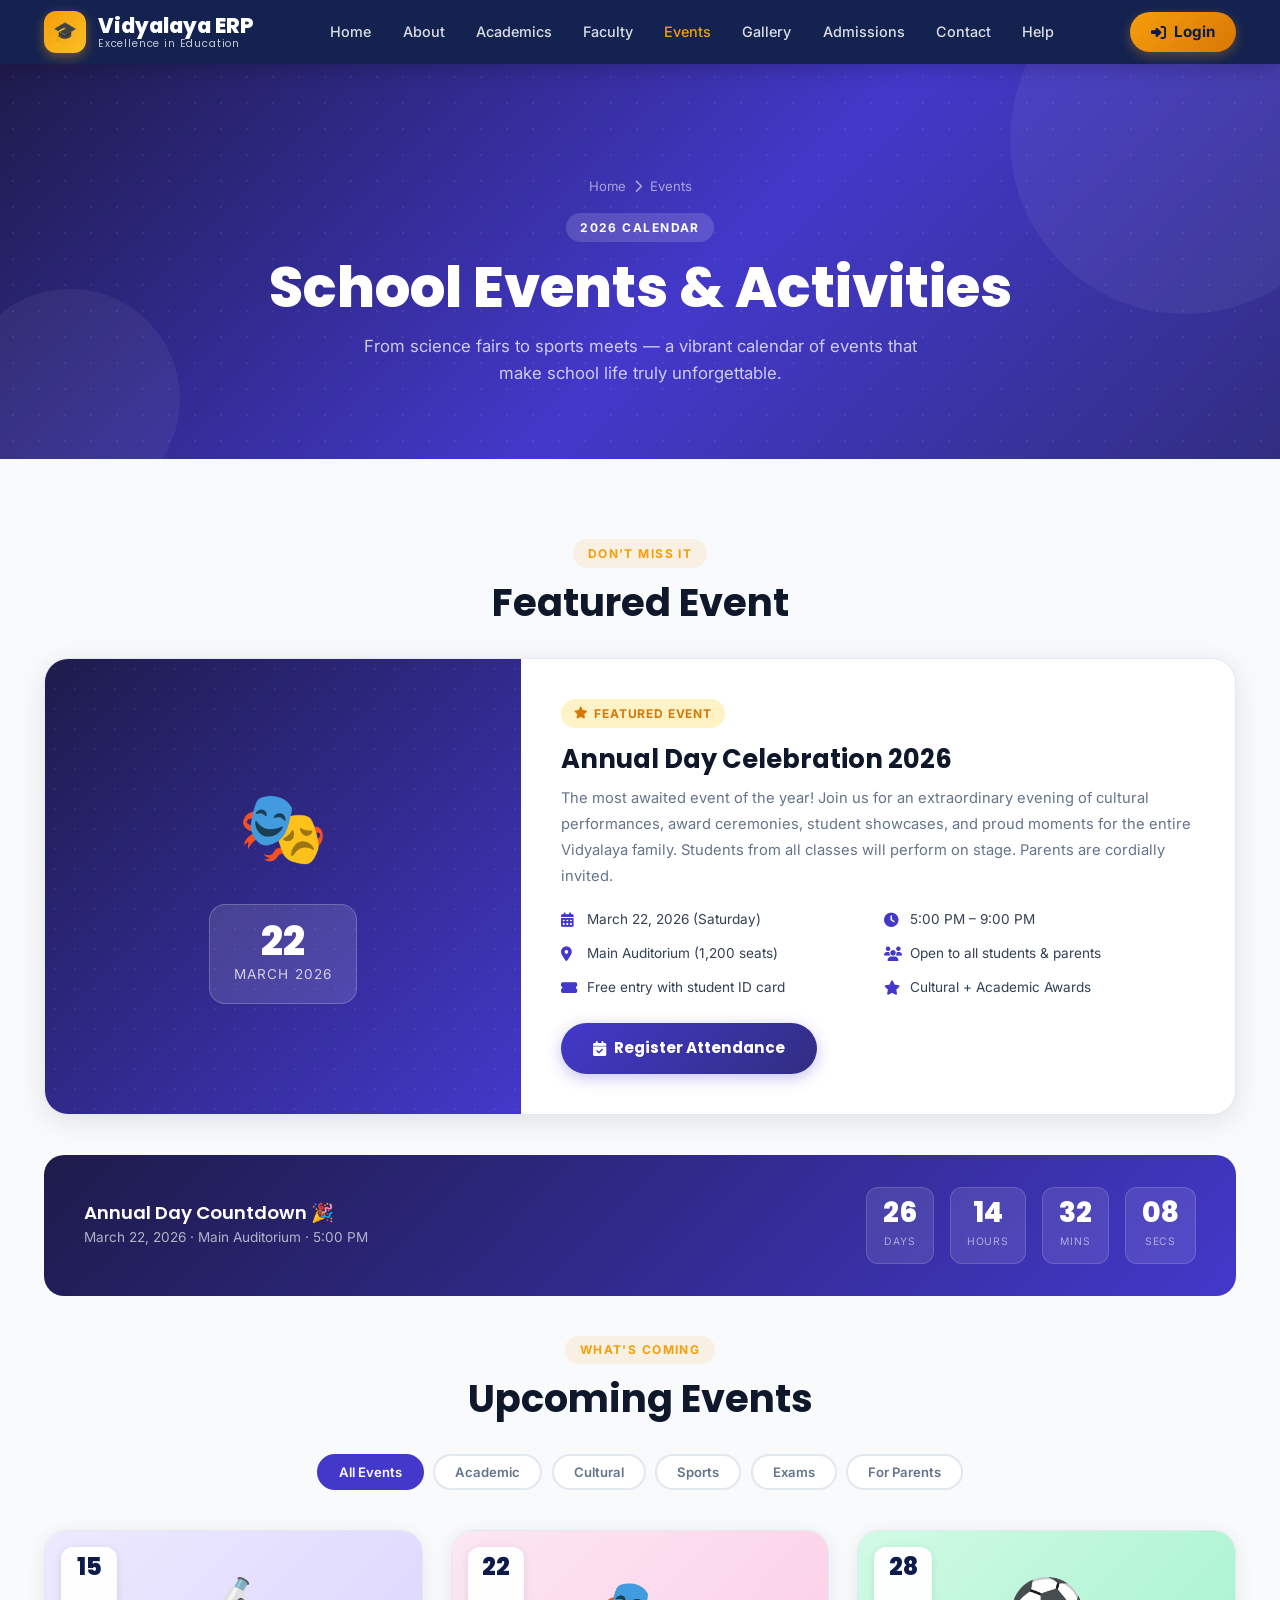
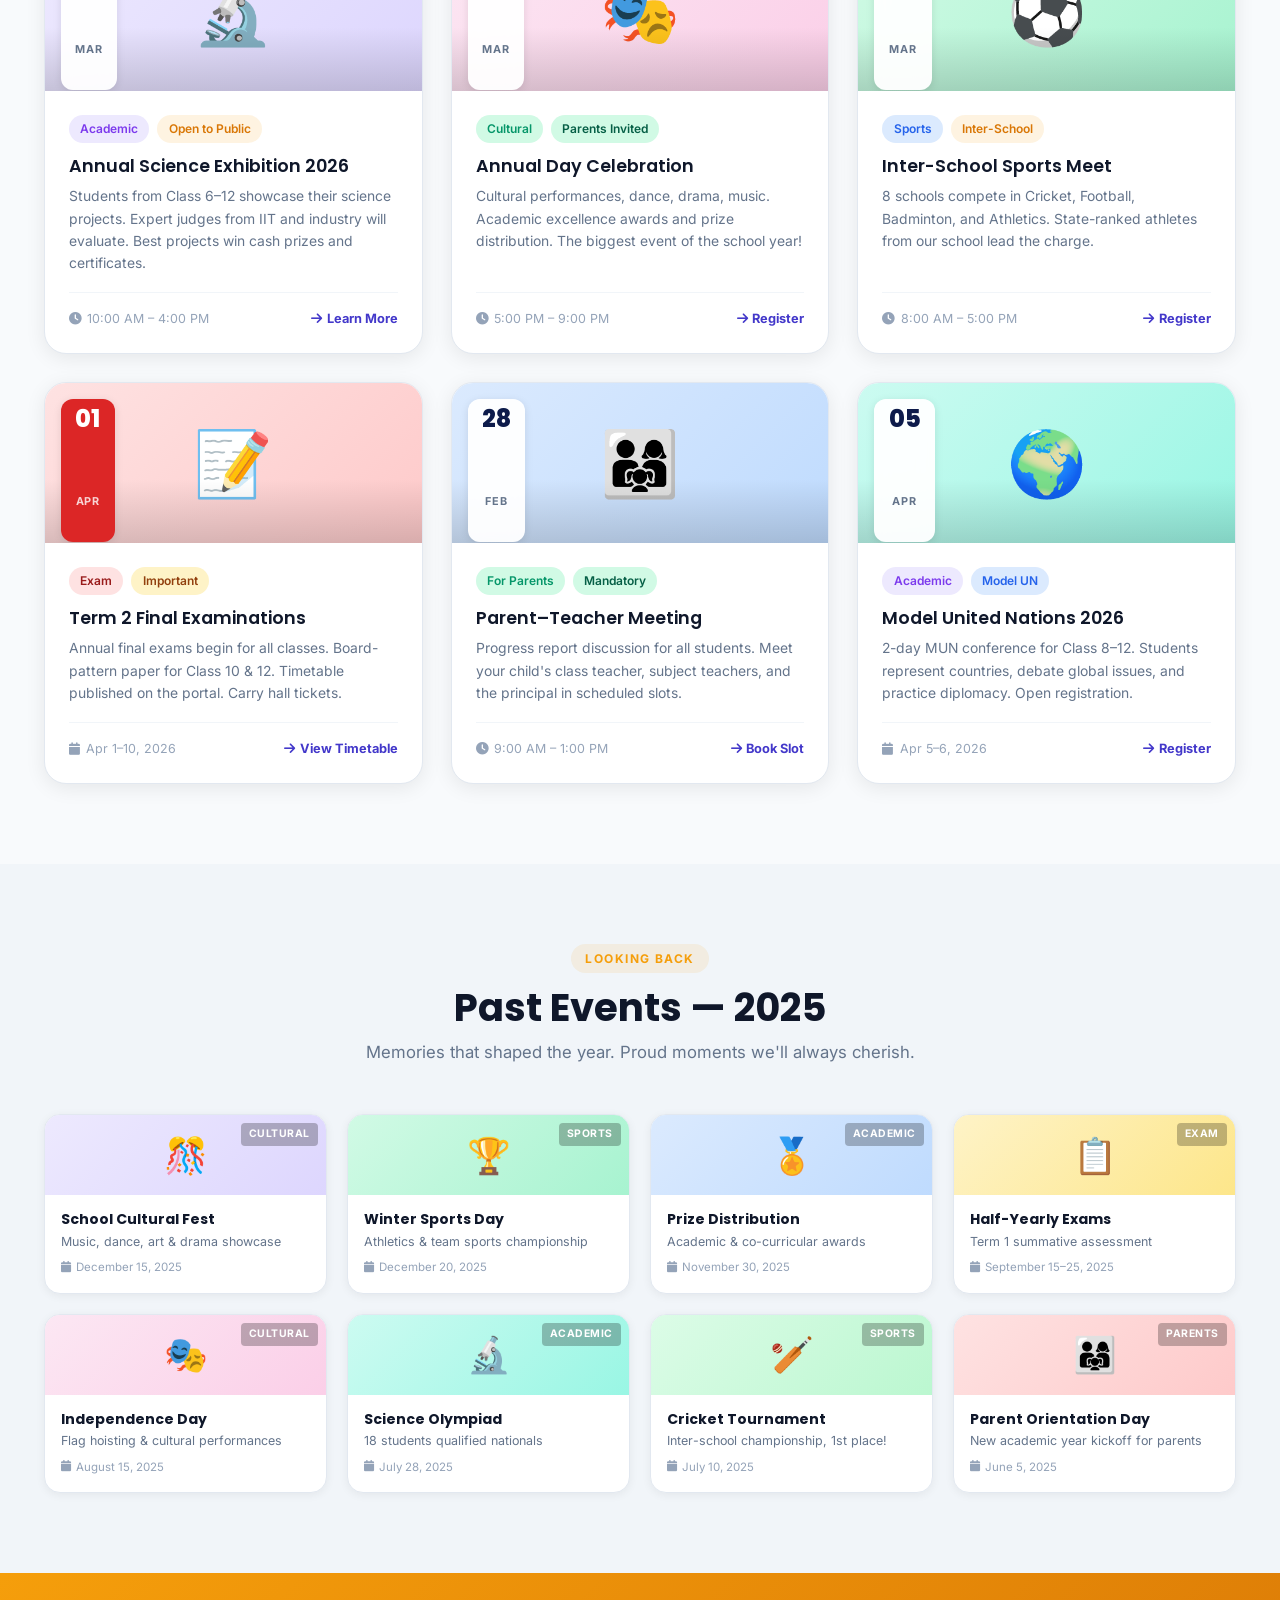
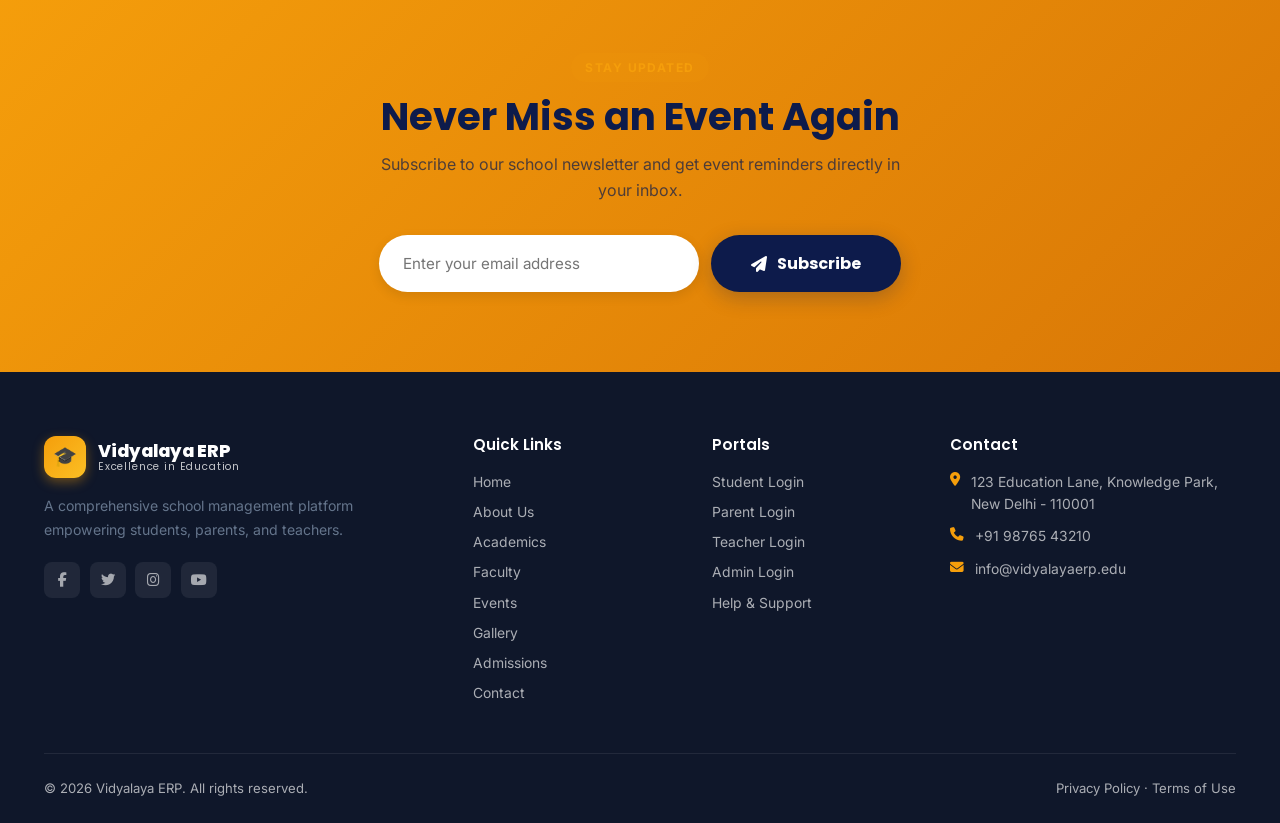
<file: events.html>
<!DOCTYPE html>
<html lang="en">
<head>
  <meta charset="UTF-8" />
  <meta name="viewport" content="width=device-width, initial-scale=1.0" />
  <title>Events — Vidyalaya ERP</title>
  <link rel="preconnect" href="https://fonts.googleapis.com" />
  <link rel="preconnect" href="https://fonts.gstatic.com" crossorigin />
  <link href="https://fonts.googleapis.com/css2?family=Poppins:wght@300;400;500;600;700;800;900&family=Inter:wght@300;400;500;600&display=swap" rel="stylesheet" />
  <link rel="stylesheet" href="https://cdnjs.cloudflare.com/ajax/libs/font-awesome/6.5.0/css/all.min.css" />
  <link rel="stylesheet" href="css/style.css" />
  <style>
    .page-hero { background:linear-gradient(135deg,#1E1B4B 0%,#4338CA 55%,#312E81 100%);padding:7rem 0 4.5rem;text-align:center;position:relative;overflow:hidden; }
    .page-hero .dots { position:absolute;inset:0;background-image:radial-gradient(rgba(255,255,255,.07) 1px,transparent 1px);background-size:26px 26px; }
    .page-hero .pshape { position:absolute;border-radius:50%;background:rgba(255,255,255,.05); }
    .page-hero h1 { color:#fff; }
    .page-hero p  { color:rgba(255,255,255,.75);max-width:560px;margin:.75rem auto 0;font-size:1.05rem; }
    .breadcrumb { display:flex;align-items:center;justify-content:center;gap:.5rem;font-size:.82rem;color:rgba(255,255,255,.55);margin-bottom:1rem; }
    .breadcrumb a { color:rgba(255,255,255,.55);transition:color .2s; }
    .breadcrumb a:hover { color:#F59E0B; }

    /* Filter bar */
    .event-filters { display:flex;justify-content:center;gap:.6rem;flex-wrap:wrap;margin-bottom:2.5rem; }
    .ef-btn { padding:.5rem 1.25rem;border-radius:50px;border:2px solid #E2E8F0;background:#fff;font-weight:600;font-size:.82rem;color:#64748B;cursor:pointer;transition:all .22s;font-family:'Inter',sans-serif; }
    .ef-btn:hover { border-color:#4338CA;color:#4338CA; }
    .ef-btn.active { background:#4338CA;border-color:#4338CA;color:#fff; }

    /* Upcoming Events — large cards */
    .upcoming-grid { display:grid;grid-template-columns:repeat(3,1fr);gap:1.75rem; }
    .event-big-card { background:#fff;border-radius:22px;overflow:hidden;box-shadow:0 4px 20px rgba(0,0,0,.08);border:1px solid #E2E8F0;transition:all .25s;display:flex;flex-direction:column; }
    .event-big-card:hover { transform:translateY(-6px);box-shadow:0 16px 40px rgba(0,0,0,.13);border-color:transparent; }
    .event-big-card.hidden { display:none; }
    .ebc-banner { height:160px;display:flex;align-items:center;justify-content:center;font-size:4rem;position:relative;overflow:hidden; }
    .ebc-banner::after { content:'';position:absolute;bottom:0;left:0;right:0;height:40%;background:linear-gradient(to top,rgba(0,0,0,.15),transparent); }
    .ebc-date-badge { position:absolute;top:1rem;left:1rem;background:rgba(255,255,255,.95);backdrop-filter:blur(8px);border-radius:12px;padding:.5rem .9rem;text-align:center;box-shadow:0 2px 8px rgba(0,0,0,.1);z-index:2; }
    .ebc-date-badge .day  { font-family:'Poppins',sans-serif;font-size:1.5rem;font-weight:800;color:#0D1B4B;display:block;line-height:1; }
    .ebc-date-badge .mon  { font-size:.68rem;font-weight:700;text-transform:uppercase;letter-spacing:.08em;color:#64748B; }
    .ebc-body { padding:1.5rem;flex:1;display:flex;flex-direction:column; }
    .ebc-tags { display:flex;gap:.5rem;flex-wrap:wrap;margin-bottom:.85rem; }
    .ebc-body h3 { font-size:1.1rem;margin-bottom:.5rem; }
    .ebc-body p  { font-size:.87rem;line-height:1.6;flex:1; }
    .ebc-footer { display:flex;align-items:center;justify-content:space-between;margin-top:1.1rem;padding-top:1rem;border-top:1px solid #F1F5F9; }
    .ebc-meta  { font-size:.78rem;color:#94A3B8;display:flex;align-items:center;gap:.4rem; }
    .ebc-rsvp  { font-size:.8rem;font-weight:700;color:#4338CA;cursor:pointer;display:flex;align-items:center;gap:.3rem;transition:color .2s; }
    .ebc-rsvp:hover { color:#312E81; }

    /* Featured (wide) event */
    .event-featured { background:#fff;border-radius:24px;overflow:hidden;box-shadow:0 6px 28px rgba(0,0,0,.1);border:1px solid #E2E8F0;display:grid;grid-template-columns:1fr 1.5fr;margin-bottom:2.5rem; }
    .ef-visual { background:linear-gradient(135deg,#1E1B4B,#4338CA);display:flex;flex-direction:column;align-items:center;justify-content:center;padding:3rem 2rem;text-align:center;position:relative;overflow:hidden; }
    .ef-visual::before { content:'';position:absolute;inset:0;background-image:radial-gradient(rgba(255,255,255,.06) 1px,transparent 1px);background-size:20px 20px; }
    .ef-visual .big-emoji { font-size:4.5rem;position:relative;z-index:2; }
    .ef-visual .ev-date-big { background:rgba(255,255,255,.12);border:1px solid rgba(255,255,255,.2);border-radius:16px;padding:1rem 1.5rem;margin-top:1.25rem;position:relative;z-index:2;color:#fff; }
    .ef-visual .ev-date-big .d { font-size:2.5rem;font-weight:800;font-family:'Poppins',sans-serif;display:block;line-height:1; }
    .ef-visual .ev-date-big .m { font-size:.85rem;letter-spacing:.08em;text-transform:uppercase;opacity:.75; }
    .ef-content { padding:2.5rem; }
    .ef-content .feat-tag { display:inline-flex;align-items:center;gap:.35rem;background:#FEF3C7;color:#D97706;font-size:.75rem;font-weight:700;padding:.3rem .8rem;border-radius:50px;margin-bottom:1rem;text-transform:uppercase;letter-spacing:.07em; }
    .ef-content h2 { font-size:1.6rem;margin-bottom:.75rem; }
    .ef-content p  { font-size:.92rem;line-height:1.75;color:#64748B;margin-bottom:1.25rem; }
    .ef-details { display:grid;grid-template-columns:1fr 1fr;gap:.75rem;margin-bottom:1.5rem; }
    .ef-detail { display:flex;align-items:center;gap:.6rem;font-size:.85rem;color:#334155; }
    .ef-detail i { color:#4338CA;font-size:.9rem;width:16px; }

    /* Past Events */
    .past-grid { display:grid;grid-template-columns:repeat(4,1fr);gap:1.25rem; }
    .past-card { background:#fff;border-radius:16px;overflow:hidden;box-shadow:0 2px 10px rgba(0,0,0,.06);border:1px solid #E2E8F0;transition:all .22s;opacity:.85; }
    .past-card:hover { opacity:1;transform:translateY(-3px);box-shadow:0 8px 20px rgba(0,0,0,.1); }
    .past-card.hidden { display:none; }
    .pc-banner { height:80px;display:flex;align-items:center;justify-content:center;font-size:2.2rem;position:relative; }
    .pc-ribbon { position:absolute;top:.5rem;right:.5rem;font-size:.65rem;font-weight:700;text-transform:uppercase;letter-spacing:.05em;background:rgba(0,0,0,.25);color:#fff;padding:.2rem .5rem;border-radius:4px; }
    .pc-body { padding:1rem; }
    .pc-body h5 { font-size:.88rem;margin-bottom:.25rem; }
    .pc-body p  { font-size:.78rem; }
    .pc-date { font-size:.72rem;color:#94A3B8;margin-top:.4rem;display:flex;align-items:center;gap:.3rem; }

    /* Countdown */
    .countdown-bar {
      background:linear-gradient(135deg,#1E1B4B,#4338CA);
      border-radius:20px;padding:2rem 2.5rem;
      display:flex;align-items:center;justify-content:space-between;
      flex-wrap:wrap;gap:1.5rem;margin-bottom:2.5rem;
    }
    .cd-text h3 { color:#fff;font-size:1.15rem;margin-bottom:.2rem; }
    .cd-text p  { color:rgba(255,255,255,.65);font-size:.85rem; }
    .cd-units { display:flex;gap:1rem; }
    .cd-unit { text-align:center;background:rgba(255,255,255,.1);border:1px solid rgba(255,255,255,.15);border-radius:12px;padding:.65rem 1rem;min-width:60px; }
    .cd-num  { font-family:'Poppins',sans-serif;font-size:1.75rem;font-weight:800;color:#fff;display:block;line-height:1; }
    .cd-lbl  { font-size:.65rem;color:rgba(255,255,255,.55);text-transform:uppercase;letter-spacing:.08em; }

    @media(max-width:900px) { .upcoming-grid { grid-template-columns:1fr 1fr; } .event-featured { grid-template-columns:1fr; } .ef-visual { padding:2rem; } .past-grid { grid-template-columns:1fr 1fr; } }
    @media(max-width:600px) { .upcoming-grid,.past-grid { grid-template-columns:1fr; } .cd-units { flex-wrap:wrap; } }
  </style>
</head>
<body>

<!-- NAVBAR -->
<nav class="navbar scrolled" style="position:sticky;top:0;">
  <div class="container">
    <div class="navbar-inner">
      <a href="index.html" class="navbar-logo">
        <div class="logo-icon">🎓</div>
        <div class="logo-text">Vidyalaya ERP<span>Excellence in Education</span></div>
      </a>
      <ul class="nav-links" id="navLinks">
        <li><a href="index.html">Home</a></li>
        <li><a href="about.html">About</a></li>
        <li><a href="academics.html">Academics</a></li>
        <li><a href="faculty.html">Faculty</a></li>
        <li><a href="events.html" class="active">Events</a></li>
        <li><a href="gallery.html">Gallery</a></li>
        <li><a href="admissions.html">Admissions</a></li>
        <li><a href="contact.html">Contact</a></li>
        <li><a href="help.html">Help</a></li>
      </ul>
      <div class="nav-actions">
        <a href="login.html" class="btn btn-primary nav-login"><i class="fas fa-sign-in-alt"></i> Login</a>
        <div class="hamburger" id="hamburger" onclick="toggleMenu()"><span></span><span></span><span></span></div>
      </div>
    </div>
  </div>
</nav>

<!-- HERO -->
<section class="page-hero">
  <div class="dots"></div>
  <div class="pshape" style="width:350px;height:350px;top:-100px;right:-80px;"></div>
  <div class="pshape" style="width:220px;height:220px;bottom:-50px;left:-40px;"></div>
  <div class="container" style="position:relative;z-index:2;">
    <div class="breadcrumb"><a href="index.html">Home</a><i class="fas fa-chevron-right"></i><span>Events</span></div>
    <div class="section-label" style="color:#fff;background:rgba(255,255,255,.15);">2026 Calendar</div>
    <h1>School Events & Activities</h1>
    <p>From science fairs to sports meets — a vibrant calendar of events that make school life truly unforgettable.</p>
  </div>
</section>

<!-- Upcoming Section -->
<section class="section">
  <div class="container">

    <!-- Featured Event -->
    <div class="section-center" style="margin-bottom:2rem;">
      <div class="section-label reveal">Don't Miss It</div>
      <h2 class="section-title reveal">Featured Event</h2>
    </div>

    <div class="event-featured reveal">
      <div class="ef-visual">
        <div class="big-emoji">🎭</div>
        <div class="ev-date-big">
          <span class="d">22</span>
          <span class="m">March 2026</span>
        </div>
      </div>
      <div class="ef-content">
        <div class="feat-tag"><i class="fas fa-star"></i> Featured Event</div>
        <h2>Annual Day Celebration 2026</h2>
        <p>The most awaited event of the year! Join us for an extraordinary evening of cultural performances, award ceremonies, student showcases, and proud moments for the entire Vidyalaya family. Students from all classes will perform on stage. Parents are cordially invited.</p>
        <div class="ef-details">
          <div class="ef-detail"><i class="fas fa-calendar-alt"></i> March 22, 2026 (Saturday)</div>
          <div class="ef-detail"><i class="fas fa-clock"></i> 5:00 PM – 9:00 PM</div>
          <div class="ef-detail"><i class="fas fa-map-marker-alt"></i> Main Auditorium (1,200 seats)</div>
          <div class="ef-detail"><i class="fas fa-users"></i> Open to all students & parents</div>
          <div class="ef-detail"><i class="fas fa-ticket-alt"></i> Free entry with student ID card</div>
          <div class="ef-detail"><i class="fas fa-star"></i> Cultural + Academic Awards</div>
        </div>
        <a href="admissions.html" style="background:linear-gradient(135deg,#4338CA,#312E81);color:#fff;padding:.85rem 2rem;border-radius:50px;font-family:'Poppins',sans-serif;font-weight:700;font-size:.95rem;display:inline-flex;align-items:center;gap:.5rem;box-shadow:0 4px 15px rgba(67,56,202,.3);">
          <i class="fas fa-calendar-check"></i> Register Attendance
        </a>
      </div>
    </div>

    <!-- Countdown -->
    <div class="countdown-bar reveal">
      <div class="cd-text">
        <h3>Annual Day Countdown 🎉</h3>
        <p>March 22, 2026 · Main Auditorium · 5:00 PM</p>
      </div>
      <div class="cd-units">
        <div class="cd-unit"><span class="cd-num" id="cd-days">26</span><span class="cd-lbl">Days</span></div>
        <div class="cd-unit"><span class="cd-num" id="cd-hours">14</span><span class="cd-lbl">Hours</span></div>
        <div class="cd-unit"><span class="cd-num" id="cd-mins">32</span><span class="cd-lbl">Mins</span></div>
        <div class="cd-unit"><span class="cd-num" id="cd-secs">08</span><span class="cd-lbl">Secs</span></div>
      </div>
    </div>

    <!-- Upcoming Events -->
    <div class="section-center" style="margin-bottom:2rem;">
      <div class="section-label reveal">What's Coming</div>
      <h2 class="section-title reveal">Upcoming Events</h2>
    </div>

    <!-- Filters -->
    <div class="event-filters reveal">
      <button class="ef-btn active" onclick="filterEvents('all',this)">All Events</button>
      <button class="ef-btn" onclick="filterEvents('academic',this)">Academic</button>
      <button class="ef-btn" onclick="filterEvents('cultural',this)">Cultural</button>
      <button class="ef-btn" onclick="filterEvents('sports',this)">Sports</button>
      <button class="ef-btn" onclick="filterEvents('exam',this)">Exams</button>
      <button class="ef-btn" onclick="filterEvents('parents',this)">For Parents</button>
    </div>

    <div class="upcoming-grid" id="upcomingGrid">

      <div class="event-big-card reveal" data-cat="academic">
        <div class="ebc-banner" style="background:linear-gradient(135deg,#EDE9FE,#DDD6FE);">🔬
          <div class="ebc-date-badge"><span class="day">15</span><span class="mon">Mar</span></div>
        </div>
        <div class="ebc-body">
          <div class="ebc-tags"><span class="badge badge-student">Academic</span><span class="badge badge-accent">Open to Public</span></div>
          <h3>Annual Science Exhibition 2026</h3>
          <p>Students from Class 6–12 showcase their science projects. Expert judges from IIT and industry will evaluate. Best projects win cash prizes and certificates.</p>
          <div class="ebc-footer">
            <span class="ebc-meta"><i class="fas fa-clock"></i> 10:00 AM – 4:00 PM</span>
            <span class="ebc-rsvp"><i class="fas fa-arrow-right"></i> Learn More</span>
          </div>
        </div>
      </div>

      <div class="event-big-card reveal" data-cat="cultural">
        <div class="ebc-banner" style="background:linear-gradient(135deg,#FCE7F3,#FBCFE8);">🎭
          <div class="ebc-date-badge"><span class="day">22</span><span class="mon">Mar</span></div>
        </div>
        <div class="ebc-body">
          <div class="ebc-tags"><span class="badge badge-parent">Cultural</span><span class="badge badge-success">Parents Invited</span></div>
          <h3>Annual Day Celebration</h3>
          <p>Cultural performances, dance, drama, music. Academic excellence awards and prize distribution. The biggest event of the school year!</p>
          <div class="ebc-footer">
            <span class="ebc-meta"><i class="fas fa-clock"></i> 5:00 PM – 9:00 PM</span>
            <span class="ebc-rsvp"><i class="fas fa-arrow-right"></i> Register</span>
          </div>
        </div>
      </div>

      <div class="event-big-card reveal" data-cat="sports">
        <div class="ebc-banner" style="background:linear-gradient(135deg,#D1FAE5,#A7F3D0);">⚽
          <div class="ebc-date-badge"><span class="day">28</span><span class="mon">Mar</span></div>
        </div>
        <div class="ebc-body">
          <div class="ebc-tags"><span class="badge badge-teacher">Sports</span><span class="badge badge-accent">Inter-School</span></div>
          <h3>Inter-School Sports Meet</h3>
          <p>8 schools compete in Cricket, Football, Badminton, and Athletics. State-ranked athletes from our school lead the charge.</p>
          <div class="ebc-footer">
            <span class="ebc-meta"><i class="fas fa-clock"></i> 8:00 AM – 5:00 PM</span>
            <span class="ebc-rsvp"><i class="fas fa-arrow-right"></i> Register</span>
          </div>
        </div>
      </div>

      <div class="event-big-card reveal" data-cat="exam">
        <div class="ebc-banner" style="background:linear-gradient(135deg,#FEE2E2,#FECACA);">📝
          <div class="ebc-date-badge" style="background:#DC2626;color:#fff;"><span class="day" style="color:#fff;">01</span><span class="mon" style="color:rgba(255,255,255,.8);">Apr</span></div>
        </div>
        <div class="ebc-body">
          <div class="ebc-tags"><span class="badge badge-error">Exam</span><span class="badge badge-warning">Important</span></div>
          <h3>Term 2 Final Examinations</h3>
          <p>Annual final exams begin for all classes. Board-pattern paper for Class 10 & 12. Timetable published on the portal. Carry hall tickets.</p>
          <div class="ebc-footer">
            <span class="ebc-meta"><i class="fas fa-calendar"></i> Apr 1–10, 2026</span>
            <span class="ebc-rsvp"><i class="fas fa-arrow-right"></i> View Timetable</span>
          </div>
        </div>
      </div>

      <div class="event-big-card reveal" data-cat="parents">
        <div class="ebc-banner" style="background:linear-gradient(135deg,#DBEAFE,#BFDBFE);">👨‍👩‍👧
          <div class="ebc-date-badge"><span class="day">28</span><span class="mon">Feb</span></div>
        </div>
        <div class="ebc-body">
          <div class="ebc-tags"><span class="badge badge-parent">For Parents</span><span class="badge badge-success">Mandatory</span></div>
          <h3>Parent–Teacher Meeting</h3>
          <p>Progress report discussion for all students. Meet your child's class teacher, subject teachers, and the principal in scheduled slots.</p>
          <div class="ebc-footer">
            <span class="ebc-meta"><i class="fas fa-clock"></i> 9:00 AM – 1:00 PM</span>
            <span class="ebc-rsvp"><i class="fas fa-arrow-right"></i> Book Slot</span>
          </div>
        </div>
      </div>

      <div class="event-big-card reveal" data-cat="academic">
        <div class="ebc-banner" style="background:linear-gradient(135deg,#CCFBF1,#99F6E4);">🌍
          <div class="ebc-date-badge"><span class="day">05</span><span class="mon">Apr</span></div>
        </div>
        <div class="ebc-body">
          <div class="ebc-tags"><span class="badge badge-student">Academic</span><span class="badge badge-teacher">Model UN</span></div>
          <h3>Model United Nations 2026</h3>
          <p>2-day MUN conference for Class 8–12. Students represent countries, debate global issues, and practice diplomacy. Open registration.</p>
          <div class="ebc-footer">
            <span class="ebc-meta"><i class="fas fa-calendar"></i> Apr 5–6, 2026</span>
            <span class="ebc-rsvp"><i class="fas fa-arrow-right"></i> Register</span>
          </div>
        </div>
      </div>

    </div><!-- /upcoming-grid -->
  </div>
</section>

<!-- PAST EVENTS -->
<section class="section" style="background:#F1F5F9;">
  <div class="container">
    <div class="section-center">
      <div class="section-label reveal">Looking Back</div>
      <h2 class="section-title reveal">Past Events — 2025</h2>
      <p class="section-sub reveal">Memories that shaped the year. Proud moments we'll always cherish.</p>
    </div>
    <div class="past-grid" id="pastGrid">

      <div class="past-card reveal" data-cat="cultural">
        <div class="pc-banner" style="background:linear-gradient(135deg,#EDE9FE,#DDD6FE);">🎊<div class="pc-ribbon">Cultural</div></div>
        <div class="pc-body"><h5>School Cultural Fest</h5><p style="font-size:.78rem;">Music, dance, art & drama showcase</p><div class="pc-date"><i class="fas fa-calendar"></i> December 15, 2025</div></div>
      </div>

      <div class="past-card reveal" data-cat="sports">
        <div class="pc-banner" style="background:linear-gradient(135deg,#D1FAE5,#A7F3D0);">🏆<div class="pc-ribbon">Sports</div></div>
        <div class="pc-body"><h5>Winter Sports Day</h5><p style="font-size:.78rem;">Athletics & team sports championship</p><div class="pc-date"><i class="fas fa-calendar"></i> December 20, 2025</div></div>
      </div>

      <div class="past-card reveal" data-cat="academic">
        <div class="pc-banner" style="background:linear-gradient(135deg,#DBEAFE,#BFDBFE);">🏅<div class="pc-ribbon">Academic</div></div>
        <div class="pc-body"><h5>Prize Distribution</h5><p style="font-size:.78rem;">Academic & co-curricular awards</p><div class="pc-date"><i class="fas fa-calendar"></i> November 30, 2025</div></div>
      </div>

      <div class="past-card reveal" data-cat="exam">
        <div class="pc-banner" style="background:linear-gradient(135deg,#FEF3C7,#FDE68A);">📋<div class="pc-ribbon">Exam</div></div>
        <div class="pc-body"><h5>Half-Yearly Exams</h5><p style="font-size:.78rem;">Term 1 summative assessment</p><div class="pc-date"><i class="fas fa-calendar"></i> September 15–25, 2025</div></div>
      </div>

      <div class="past-card reveal" data-cat="cultural">
        <div class="pc-banner" style="background:linear-gradient(135deg,#FCE7F3,#FBCFE8);">🎭<div class="pc-ribbon">Cultural</div></div>
        <div class="pc-body"><h5>Independence Day</h5><p style="font-size:.78rem;">Flag hoisting & cultural performances</p><div class="pc-date"><i class="fas fa-calendar"></i> August 15, 2025</div></div>
      </div>

      <div class="past-card reveal" data-cat="academic">
        <div class="pc-banner" style="background:linear-gradient(135deg,#CCFBF1,#99F6E4);">🔬<div class="pc-ribbon">Academic</div></div>
        <div class="pc-body"><h5>Science Olympiad</h5><p style="font-size:.78rem;">18 students qualified nationals</p><div class="pc-date"><i class="fas fa-calendar"></i> July 28, 2025</div></div>
      </div>

      <div class="past-card reveal" data-cat="sports">
        <div class="pc-banner" style="background:linear-gradient(135deg,#DCFCE7,#BBF7D0);">🏏<div class="pc-ribbon">Sports</div></div>
        <div class="pc-body"><h5>Cricket Tournament</h5><p style="font-size:.78rem;">Inter-school championship, 1st place!</p><div class="pc-date"><i class="fas fa-calendar"></i> July 10, 2025</div></div>
      </div>

      <div class="past-card reveal" data-cat="parents">
        <div class="pc-banner" style="background:linear-gradient(135deg,#FEE2E2,#FECACA);">👨‍👩‍👧<div class="pc-ribbon">Parents</div></div>
        <div class="pc-body"><h5>Parent Orientation Day</h5><p style="font-size:.78rem;">New academic year kickoff for parents</p><div class="pc-date"><i class="fas fa-calendar"></i> June 5, 2025</div></div>
      </div>

    </div>
  </div>
</section>

<!-- NEWSLETTER CTA -->
<section class="cta-section">
  <div class="container">
    <div class="section-label">Stay Updated</div>
    <h2>Never Miss an Event Again</h2>
    <p>Subscribe to our school newsletter and get event reminders directly in your inbox.</p>
    <div style="display:flex;gap:.75rem;justify-content:center;flex-wrap:wrap;margin-top:1.5rem;">
      <input type="email" placeholder="Enter your email address" style="padding:.9rem 1.5rem;border:none;border-radius:50px;font-family:'Inter',sans-serif;font-size:.95rem;width:320px;max-width:100%;outline:none;box-shadow:0 4px 12px rgba(0,0,0,.1);" />
      <button class="btn-cta" style="margin-top:0;"><i class="fas fa-paper-plane"></i> Subscribe</button>
    </div>
  </div>
</section>

<!-- FOOTER -->
<footer class="footer">
  <div class="container">
    <div class="footer-grid">
      <div class="footer-brand"><div class="navbar-logo"><div class="logo-icon">🎓</div><div class="logo-text">Vidyalaya ERP<span>Excellence in Education</span></div></div><p>A comprehensive school management platform empowering students, parents, and teachers.</p><div class="footer-socials"><div class="social-btn"><i class="fab fa-facebook-f"></i></div><div class="social-btn"><i class="fab fa-twitter"></i></div><div class="social-btn"><i class="fab fa-instagram"></i></div><div class="social-btn"><i class="fab fa-youtube"></i></div></div></div>
      <div class="footer-col"><h5>Quick Links</h5><div class="footer-links"><a href="index.html">Home</a><a href="about.html">About Us</a><a href="academics.html">Academics</a><a href="faculty.html">Faculty</a><a href="events.html">Events</a><a href="gallery.html">Gallery</a><a href="admissions.html">Admissions</a><a href="contact.html">Contact</a></div></div>
      <div class="footer-col"><h5>Portals</h5><div class="footer-links"><a href="login.html">Student Login</a><a href="login.html">Parent Login</a><a href="login.html">Teacher Login</a><a href="login.html">Admin Login</a><a href="help.html">Help &amp; Support</a></div></div>
      <div class="footer-col"><h5>Contact</h5><div class="footer-contact-item"><i class="fas fa-map-marker-alt"></i><span>123 Education Lane, Knowledge Park, New Delhi - 110001</span></div><div class="footer-contact-item"><i class="fas fa-phone"></i><span>+91 98765 43210</span></div><div class="footer-contact-item"><i class="fas fa-envelope"></i><span>info@vidyalayaerp.edu</span></div></div>
    </div>
    <div class="footer-bottom"><span>© 2026 Vidyalaya ERP. All rights reserved.</span><span>Privacy Policy · Terms of Use</span></div>
  </div>
</footer>

<script src="js/main.js"></script>
<script>
  /* Filter events */
  function filterEvents(cat, btn) {
    document.querySelectorAll('.ef-btn').forEach(b => b.classList.remove('active'));
    btn.classList.add('active');
    document.querySelectorAll('#upcomingGrid .event-big-card, #pastGrid .past-card').forEach(card => {
      if (cat === 'all' || card.dataset.cat === cat) card.classList.remove('hidden');
      else card.classList.add('hidden');
    });
  }

  /* Countdown timer */
  function updateCountdown() {
    const target = new Date('2026-03-22T17:00:00').getTime();
    const now = new Date().getTime();
    const diff = target - now;
    if (diff < 0) return;
    document.getElementById('cd-days').textContent  = String(Math.floor(diff / 86400000)).padStart(2,'0');
    document.getElementById('cd-hours').textContent = String(Math.floor((diff % 86400000) / 3600000)).padStart(2,'0');
    document.getElementById('cd-mins').textContent  = String(Math.floor((diff % 3600000) / 60000)).padStart(2,'0');
    document.getElementById('cd-secs').textContent  = String(Math.floor((diff % 60000) / 1000)).padStart(2,'0');
  }
  updateCountdown();
  setInterval(updateCountdown, 1000);
</script>
</body>
</html>
</file>
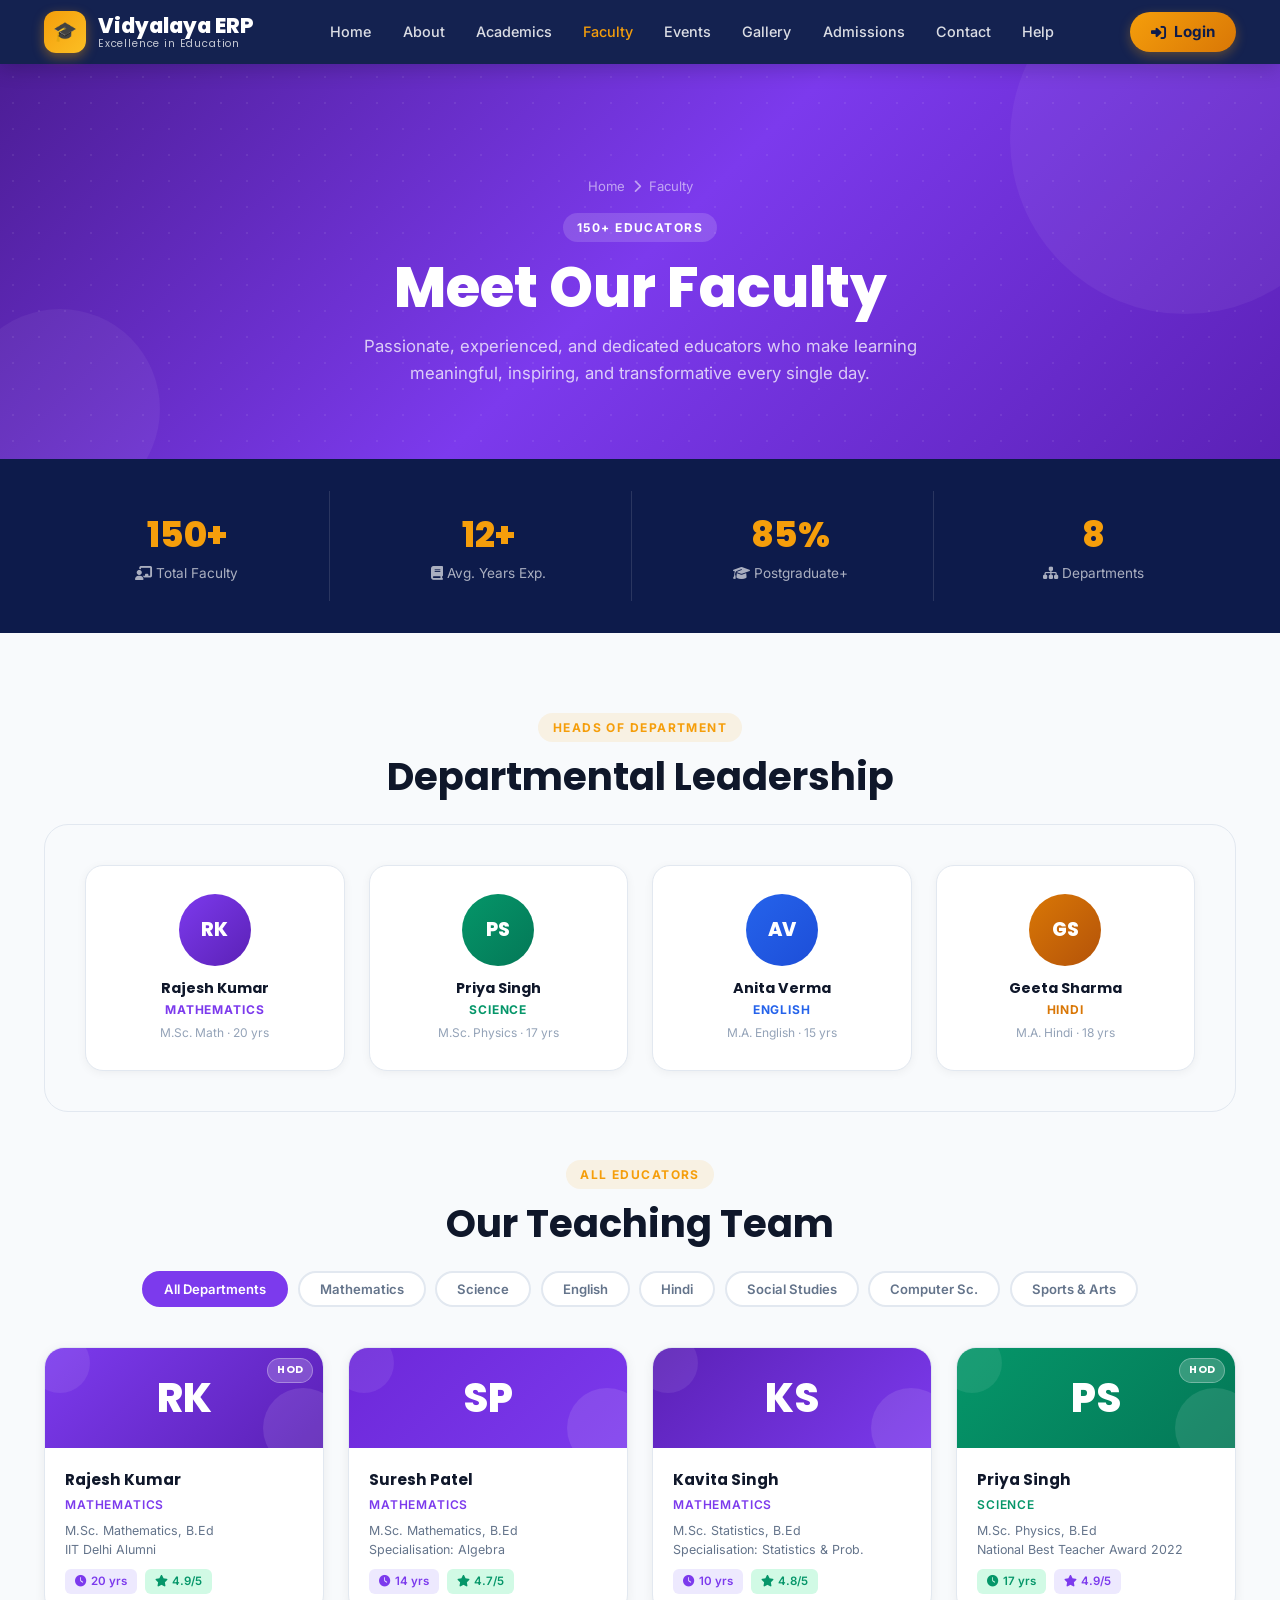
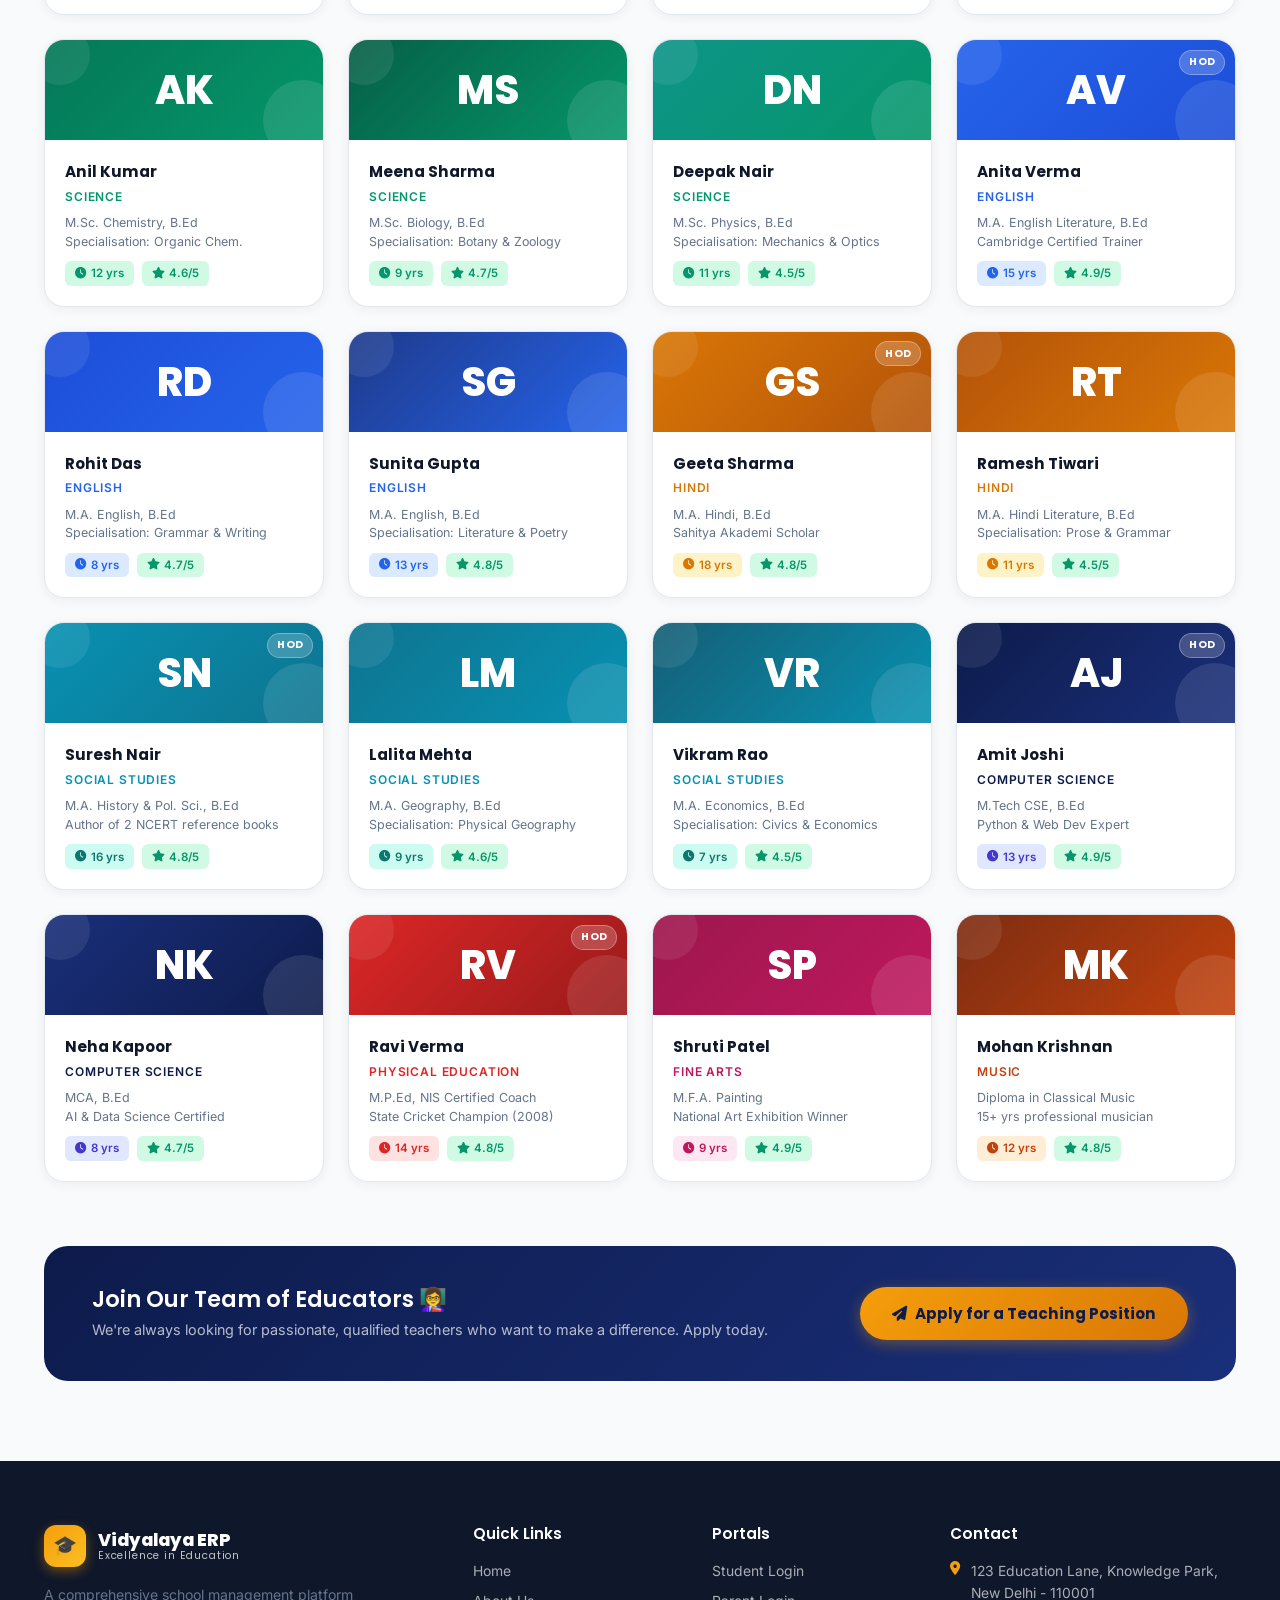
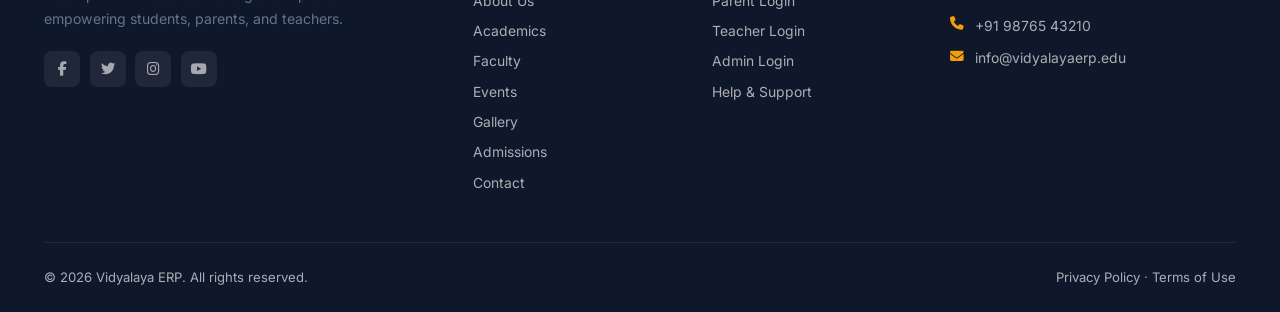
<file: faculty.html>
<!DOCTYPE html>
<html lang="en">
<head>
  <meta charset="UTF-8" />
  <meta name="viewport" content="width=device-width, initial-scale=1.0" />
  <title>Faculty — Vidyalaya ERP</title>
  <link rel="preconnect" href="https://fonts.googleapis.com" />
  <link rel="preconnect" href="https://fonts.gstatic.com" crossorigin />
  <link href="https://fonts.googleapis.com/css2?family=Poppins:wght@300;400;500;600;700;800;900&family=Inter:wght@300;400;500;600&display=swap" rel="stylesheet" />
  <link rel="stylesheet" href="https://cdnjs.cloudflare.com/ajax/libs/font-awesome/6.5.0/css/all.min.css" />
  <link rel="stylesheet" href="css/style.css" />
  <style>
    .page-hero { background:linear-gradient(135deg,#4C1D95 0%,#7C3AED 50%,#5B21B6 100%);padding:7rem 0 4.5rem;text-align:center;position:relative;overflow:hidden; }
    .page-hero .dots { position:absolute;inset:0;background-image:radial-gradient(rgba(255,255,255,.07) 1px,transparent 1px);background-size:26px 26px; }
    .page-hero .pshape { position:absolute;border-radius:50%;background:rgba(255,255,255,.05); }
    .page-hero h1 { color:#fff; }
    .page-hero p  { color:rgba(255,255,255,.75);max-width:560px;margin:.75rem auto 0;font-size:1.05rem; }
    .breadcrumb { display:flex;align-items:center;justify-content:center;gap:.5rem;font-size:.82rem;color:rgba(255,255,255,.55);margin-bottom:1rem; }
    .breadcrumb a { color:rgba(255,255,255,.55);transition:color .2s; }
    .breadcrumb a:hover { color:#F59E0B; }

    /* Filter bar */
    .dept-filters { display:flex;justify-content:center;gap:.6rem;flex-wrap:wrap;margin-bottom:2.5rem; }
    .dept-btn {
      padding:.5rem 1.25rem;border-radius:50px;border:2px solid #E2E8F0;
      background:#fff;font-weight:600;font-size:.82rem;color:#64748B;
      cursor:pointer;transition:all .22s;font-family:'Inter',sans-serif;
    }
    .dept-btn:hover { border-color:#7C3AED;color:#7C3AED; }
    .dept-btn.active { background:#7C3AED;border-color:#7C3AED;color:#fff; }

    /* Faculty grid */
    .faculty-grid { display:grid;grid-template-columns:repeat(4,1fr);gap:1.5rem; }
    .faculty-card {
      background:#fff;border-radius:20px;overflow:hidden;
      box-shadow:0 2px 12px rgba(0,0,0,.06);
      border:1px solid #E2E8F0;
      transition:all .25s;
    }
    .faculty-card:hover { transform:translateY(-5px);box-shadow:0 16px 36px rgba(0,0,0,.12);border-color:transparent; }
    .faculty-card.hidden { display:none; }

    .fc-top { height:100px;display:flex;align-items:center;justify-content:center;font-size:2.5rem;font-weight:800;font-family:'Poppins',sans-serif;color:#fff;position:relative;overflow:hidden; }
    .fc-top::before { content:'';position:absolute;bottom:-20px;right:-20px;width:80px;height:80px;border-radius:50%;background:rgba(255,255,255,.1); }
    .fc-top::after  { content:'';position:absolute;top:-15px;left:-15px;width:60px;height:60px;border-radius:50%;background:rgba(255,255,255,.08); }
    .fc-hod-badge { position:absolute;top:.6rem;right:.6rem;background:rgba(255,255,255,.2);border:1px solid rgba(255,255,255,.3);color:#fff;font-size:.65rem;font-weight:700;padding:.2rem .55rem;border-radius:50px;letter-spacing:.05em;backdrop-filter:blur(4px); }

    .fc-body { padding:1.25rem; }
    .fc-name { font-family:'Poppins',sans-serif;font-weight:700;font-size:.95rem;color:#0F172A;margin-bottom:.15rem; }
    .fc-dept { font-size:.75rem;font-weight:600;text-transform:uppercase;letter-spacing:.07em;margin-bottom:.5rem; }
    .fc-qual { font-size:.78rem;color:#64748B;margin-bottom:.6rem;line-height:1.5; }
    .fc-meta { display:flex;gap:.5rem;flex-wrap:wrap; }
    .fc-chip { font-size:.72rem;font-weight:600;padding:.2rem .6rem;border-radius:6px;display:flex;align-items:center;gap:.3rem; }

    /* HOD highlight */
    .hod-section { background:#F8FAFC;border-radius:24px;padding:2.5rem;margin-bottom:3rem;border:1px solid #E2E8F0; }
    .hod-grid { display:grid;grid-template-columns:repeat(4,1fr);gap:1.5rem; }
    .hod-card {
      background:#fff;border-radius:18px;padding:1.75rem 1.5rem;text-align:center;
      border:1px solid #E2E8F0;box-shadow:0 2px 10px rgba(0,0,0,.05);transition:all .25s;
    }
    .hod-card:hover { transform:translateY(-4px);box-shadow:0 10px 25px rgba(0,0,0,.1); }
    .hod-avatar { width:72px;height:72px;border-radius:50%;display:grid;place-items:center;font-weight:800;font-size:1.2rem;color:#fff;margin:0 auto .85rem;font-family:'Poppins',sans-serif; }
    .hod-card h5 { font-size:.9rem;margin-bottom:.2rem; }
    .hod-dept { font-size:.75rem;font-weight:700;text-transform:uppercase;letter-spacing:.07em;margin-bottom:.25rem; }
    .hod-exp  { font-size:.75rem;color:#94A3B8; }

    /* Join us banner */
    .join-banner {
      background:linear-gradient(135deg,#0D1B4B,#1a2f7a);
      border-radius:24px;padding:2.5rem 3rem;
      display:flex;align-items:center;justify-content:space-between;gap:2rem;flex-wrap:wrap;
      margin-top:4rem;
    }
    .join-banner h3 { color:#fff;font-size:1.4rem;margin-bottom:.35rem; }
    .join-banner p  { color:rgba(255,255,255,.7);font-size:.9rem; }

    @media(max-width:1024px) { .faculty-grid,.hod-grid { grid-template-columns:repeat(2,1fr); } }
    @media(max-width:600px)  { .faculty-grid,.hod-grid { grid-template-columns:1fr 1fr; } }
    @media(max-width:480px)  { .faculty-grid,.hod-grid { grid-template-columns:1fr; } }
  </style>
</head>
<body>

<!-- NAVBAR -->
<nav class="navbar scrolled" style="position:sticky;top:0;">
  <div class="container">
    <div class="navbar-inner">
      <a href="index.html" class="navbar-logo">
        <div class="logo-icon">🎓</div>
        <div class="logo-text">Vidyalaya ERP<span>Excellence in Education</span></div>
      </a>
      <ul class="nav-links" id="navLinks">
        <li><a href="index.html">Home</a></li>
        <li><a href="about.html">About</a></li>
        <li><a href="academics.html">Academics</a></li>
        <li><a href="faculty.html" class="active">Faculty</a></li>
        <li><a href="events.html">Events</a></li>
        <li><a href="gallery.html">Gallery</a></li>
        <li><a href="admissions.html">Admissions</a></li>
        <li><a href="contact.html">Contact</a></li>
        <li><a href="help.html">Help</a></li>
      </ul>
      <div class="nav-actions">
        <a href="login.html" class="btn btn-primary nav-login"><i class="fas fa-sign-in-alt"></i> Login</a>
        <div class="hamburger" id="hamburger" onclick="toggleMenu()"><span></span><span></span><span></span></div>
      </div>
    </div>
  </div>
</nav>

<!-- HERO -->
<section class="page-hero">
  <div class="dots"></div>
  <div class="pshape" style="width:350px;height:350px;top:-100px;right:-80px;"></div>
  <div class="pshape" style="width:200px;height:200px;bottom:-50px;left:-40px;"></div>
  <div class="container" style="position:relative;z-index:2;">
    <div class="breadcrumb"><a href="index.html">Home</a><i class="fas fa-chevron-right"></i><span>Faculty</span></div>
    <div class="section-label" style="color:#fff;background:rgba(255,255,255,.15);">150+ Educators</div>
    <h1>Meet Our Faculty</h1>
    <p>Passionate, experienced, and dedicated educators who make learning meaningful, inspiring, and transformative every single day.</p>
  </div>
</section>

<!-- STATS BAR -->
<div class="stats-bar">
  <div class="container">
    <div class="stats-grid">
      <div class="stat-item"><span class="stat-num">150+</span><div class="stat-label"><i class="fas fa-chalkboard-teacher"></i> Total Faculty</div></div>
      <div class="stat-item"><span class="stat-num">12+</span><div class="stat-label"><i class="fas fa-book"></i> Avg. Years Exp.</div></div>
      <div class="stat-item"><span class="stat-num">85%</span><div class="stat-label"><i class="fas fa-graduation-cap"></i> Postgraduate+</div></div>
      <div class="stat-item"><span class="stat-num">8</span><div class="stat-label"><i class="fas fa-sitemap"></i> Departments</div></div>
    </div>
  </div>
</div>

<section class="section">
  <div class="container">

    <!-- HODs -->
    <div class="section-center" style="margin-bottom:1.5rem;">
      <div class="section-label reveal">Heads of Department</div>
      <h2 class="section-title reveal">Departmental Leadership</h2>
    </div>
    <div class="hod-section reveal">
      <div class="hod-grid">
        <div class="hod-card">
          <div class="hod-avatar" style="background:linear-gradient(135deg,#7C3AED,#5B21B6);">RK</div>
          <h5>Rajesh Kumar</h5>
          <div class="hod-dept" style="color:#7C3AED;">Mathematics</div>
          <div class="hod-exp">M.Sc. Math · 20 yrs</div>
        </div>
        <div class="hod-card">
          <div class="hod-avatar" style="background:linear-gradient(135deg,#059669,#047857);">PS</div>
          <h5>Priya Singh</h5>
          <div class="hod-dept" style="color:#059669;">Science</div>
          <div class="hod-exp">M.Sc. Physics · 17 yrs</div>
        </div>
        <div class="hod-card">
          <div class="hod-avatar" style="background:linear-gradient(135deg,#2563EB,#1D4ED8);">AV</div>
          <h5>Anita Verma</h5>
          <div class="hod-dept" style="color:#2563EB;">English</div>
          <div class="hod-exp">M.A. English · 15 yrs</div>
        </div>
        <div class="hod-card">
          <div class="hod-avatar" style="background:linear-gradient(135deg,#D97706,#B45309);">GS</div>
          <h5>Geeta Sharma</h5>
          <div class="hod-dept" style="color:#D97706;">Hindi</div>
          <div class="hod-exp">M.A. Hindi · 18 yrs</div>
        </div>
      </div>
    </div>

    <!-- Filter Buttons -->
    <div class="section-center" style="margin-bottom:1.5rem;">
      <div class="section-label reveal">All Educators</div>
      <h2 class="section-title reveal">Our Teaching Team</h2>
    </div>
    <div class="dept-filters reveal">
      <button class="dept-btn active" onclick="filterFaculty('all',this)">All Departments</button>
      <button class="dept-btn" onclick="filterFaculty('math',this)">Mathematics</button>
      <button class="dept-btn" onclick="filterFaculty('science',this)">Science</button>
      <button class="dept-btn" onclick="filterFaculty('english',this)">English</button>
      <button class="dept-btn" onclick="filterFaculty('hindi',this)">Hindi</button>
      <button class="dept-btn" onclick="filterFaculty('social',this)">Social Studies</button>
      <button class="dept-btn" onclick="filterFaculty('cs',this)">Computer Sc.</button>
      <button class="dept-btn" onclick="filterFaculty('sports',this)">Sports & Arts</button>
    </div>

    <!-- Faculty Grid -->
    <div class="faculty-grid" id="facultyGrid">

      <!-- MATHEMATICS -->
      <div class="faculty-card" data-dept="math">
        <div class="fc-top" style="background:linear-gradient(135deg,#7C3AED,#5B21B6);">RK<div class="fc-hod-badge">HOD</div></div>
        <div class="fc-body">
          <div class="fc-name">Rajesh Kumar</div>
          <div class="fc-dept" style="color:#7C3AED;">Mathematics</div>
          <div class="fc-qual">M.Sc. Mathematics, B.Ed<br>IIT Delhi Alumni</div>
          <div class="fc-meta">
            <span class="fc-chip" style="background:#EDE9FE;color:#7C3AED;"><i class="fas fa-clock"></i> 20 yrs</span>
            <span class="fc-chip" style="background:#D1FAE5;color:#059669;"><i class="fas fa-star"></i> 4.9/5</span>
          </div>
        </div>
      </div>

      <div class="faculty-card" data-dept="math">
        <div class="fc-top" style="background:linear-gradient(135deg,#6D28D9,#7C3AED);">SP</div>
        <div class="fc-body">
          <div class="fc-name">Suresh Patel</div>
          <div class="fc-dept" style="color:#7C3AED;">Mathematics</div>
          <div class="fc-qual">M.Sc. Mathematics, B.Ed<br>Specialisation: Algebra</div>
          <div class="fc-meta">
            <span class="fc-chip" style="background:#EDE9FE;color:#7C3AED;"><i class="fas fa-clock"></i> 14 yrs</span>
            <span class="fc-chip" style="background:#D1FAE5;color:#059669;"><i class="fas fa-star"></i> 4.7/5</span>
          </div>
        </div>
      </div>

      <div class="faculty-card" data-dept="math">
        <div class="fc-top" style="background:linear-gradient(135deg,#5B21B6,#7C3AED);">KS</div>
        <div class="fc-body">
          <div class="fc-name">Kavita Singh</div>
          <div class="fc-dept" style="color:#7C3AED;">Mathematics</div>
          <div class="fc-qual">M.Sc. Statistics, B.Ed<br>Specialisation: Statistics & Prob.</div>
          <div class="fc-meta">
            <span class="fc-chip" style="background:#EDE9FE;color:#7C3AED;"><i class="fas fa-clock"></i> 10 yrs</span>
            <span class="fc-chip" style="background:#D1FAE5;color:#059669;"><i class="fas fa-star"></i> 4.8/5</span>
          </div>
        </div>
      </div>

      <!-- SCIENCE -->
      <div class="faculty-card" data-dept="science">
        <div class="fc-top" style="background:linear-gradient(135deg,#059669,#047857);">PS<div class="fc-hod-badge">HOD</div></div>
        <div class="fc-body">
          <div class="fc-name">Priya Singh</div>
          <div class="fc-dept" style="color:#059669;">Science</div>
          <div class="fc-qual">M.Sc. Physics, B.Ed<br>National Best Teacher Award 2022</div>
          <div class="fc-meta">
            <span class="fc-chip" style="background:#D1FAE5;color:#059669;"><i class="fas fa-clock"></i> 17 yrs</span>
            <span class="fc-chip" style="background:#EDE9FE;color:#7C3AED;"><i class="fas fa-star"></i> 4.9/5</span>
          </div>
        </div>
      </div>

      <div class="faculty-card" data-dept="science">
        <div class="fc-top" style="background:linear-gradient(135deg,#047857,#059669);">AK</div>
        <div class="fc-body">
          <div class="fc-name">Anil Kumar</div>
          <div class="fc-dept" style="color:#059669;">Science</div>
          <div class="fc-qual">M.Sc. Chemistry, B.Ed<br>Specialisation: Organic Chem.</div>
          <div class="fc-meta">
            <span class="fc-chip" style="background:#D1FAE5;color:#059669;"><i class="fas fa-clock"></i> 12 yrs</span>
            <span class="fc-chip" style="background:#D1FAE5;color:#059669;"><i class="fas fa-star"></i> 4.6/5</span>
          </div>
        </div>
      </div>

      <div class="faculty-card" data-dept="science">
        <div class="fc-top" style="background:linear-gradient(135deg,#065F46,#059669);">MS</div>
        <div class="fc-body">
          <div class="fc-name">Meena Sharma</div>
          <div class="fc-dept" style="color:#059669;">Science</div>
          <div class="fc-qual">M.Sc. Biology, B.Ed<br>Specialisation: Botany & Zoology</div>
          <div class="fc-meta">
            <span class="fc-chip" style="background:#D1FAE5;color:#059669;"><i class="fas fa-clock"></i> 9 yrs</span>
            <span class="fc-chip" style="background:#D1FAE5;color:#059669;"><i class="fas fa-star"></i> 4.7/5</span>
          </div>
        </div>
      </div>

      <div class="faculty-card" data-dept="science">
        <div class="fc-top" style="background:linear-gradient(135deg,#0D9488,#059669);">DN</div>
        <div class="fc-body">
          <div class="fc-name">Deepak Nair</div>
          <div class="fc-dept" style="color:#059669;">Science</div>
          <div class="fc-qual">M.Sc. Physics, B.Ed<br>Specialisation: Mechanics & Optics</div>
          <div class="fc-meta">
            <span class="fc-chip" style="background:#D1FAE5;color:#059669;"><i class="fas fa-clock"></i> 11 yrs</span>
            <span class="fc-chip" style="background:#D1FAE5;color:#059669;"><i class="fas fa-star"></i> 4.5/5</span>
          </div>
        </div>
      </div>

      <!-- ENGLISH -->
      <div class="faculty-card" data-dept="english">
        <div class="fc-top" style="background:linear-gradient(135deg,#2563EB,#1D4ED8);">AV<div class="fc-hod-badge">HOD</div></div>
        <div class="fc-body">
          <div class="fc-name">Anita Verma</div>
          <div class="fc-dept" style="color:#2563EB;">English</div>
          <div class="fc-qual">M.A. English Literature, B.Ed<br>Cambridge Certified Trainer</div>
          <div class="fc-meta">
            <span class="fc-chip" style="background:#DBEAFE;color:#2563EB;"><i class="fas fa-clock"></i> 15 yrs</span>
            <span class="fc-chip" style="background:#D1FAE5;color:#059669;"><i class="fas fa-star"></i> 4.9/5</span>
          </div>
        </div>
      </div>

      <div class="faculty-card" data-dept="english">
        <div class="fc-top" style="background:linear-gradient(135deg,#1D4ED8,#2563EB);">RD</div>
        <div class="fc-body">
          <div class="fc-name">Rohit Das</div>
          <div class="fc-dept" style="color:#2563EB;">English</div>
          <div class="fc-qual">M.A. English, B.Ed<br>Specialisation: Grammar & Writing</div>
          <div class="fc-meta">
            <span class="fc-chip" style="background:#DBEAFE;color:#2563EB;"><i class="fas fa-clock"></i> 8 yrs</span>
            <span class="fc-chip" style="background:#D1FAE5;color:#059669;"><i class="fas fa-star"></i> 4.7/5</span>
          </div>
        </div>
      </div>

      <div class="faculty-card" data-dept="english">
        <div class="fc-top" style="background:linear-gradient(135deg,#1E3A8A,#2563EB);">SG</div>
        <div class="fc-body">
          <div class="fc-name">Sunita Gupta</div>
          <div class="fc-dept" style="color:#2563EB;">English</div>
          <div class="fc-qual">M.A. English, B.Ed<br>Specialisation: Literature & Poetry</div>
          <div class="fc-meta">
            <span class="fc-chip" style="background:#DBEAFE;color:#2563EB;"><i class="fas fa-clock"></i> 13 yrs</span>
            <span class="fc-chip" style="background:#D1FAE5;color:#059669;"><i class="fas fa-star"></i> 4.8/5</span>
          </div>
        </div>
      </div>

      <!-- HINDI -->
      <div class="faculty-card" data-dept="hindi">
        <div class="fc-top" style="background:linear-gradient(135deg,#D97706,#B45309);">GS<div class="fc-hod-badge">HOD</div></div>
        <div class="fc-body">
          <div class="fc-name">Geeta Sharma</div>
          <div class="fc-dept" style="color:#D97706;">Hindi</div>
          <div class="fc-qual">M.A. Hindi, B.Ed<br>Sahitya Akademi Scholar</div>
          <div class="fc-meta">
            <span class="fc-chip" style="background:#FEF3C7;color:#D97706;"><i class="fas fa-clock"></i> 18 yrs</span>
            <span class="fc-chip" style="background:#D1FAE5;color:#059669;"><i class="fas fa-star"></i> 4.8/5</span>
          </div>
        </div>
      </div>

      <div class="faculty-card" data-dept="hindi">
        <div class="fc-top" style="background:linear-gradient(135deg,#B45309,#D97706);">RT</div>
        <div class="fc-body">
          <div class="fc-name">Ramesh Tiwari</div>
          <div class="fc-dept" style="color:#D97706;">Hindi</div>
          <div class="fc-qual">M.A. Hindi Literature, B.Ed<br>Specialisation: Prose & Grammar</div>
          <div class="fc-meta">
            <span class="fc-chip" style="background:#FEF3C7;color:#D97706;"><i class="fas fa-clock"></i> 11 yrs</span>
            <span class="fc-chip" style="background:#D1FAE5;color:#059669;"><i class="fas fa-star"></i> 4.5/5</span>
          </div>
        </div>
      </div>

      <!-- SOCIAL STUDIES -->
      <div class="faculty-card" data-dept="social">
        <div class="fc-top" style="background:linear-gradient(135deg,#0891B2,#0E7490);">SN<div class="fc-hod-badge">HOD</div></div>
        <div class="fc-body">
          <div class="fc-name">Suresh Nair</div>
          <div class="fc-dept" style="color:#0891B2;">Social Studies</div>
          <div class="fc-qual">M.A. History & Pol. Sci., B.Ed<br>Author of 2 NCERT reference books</div>
          <div class="fc-meta">
            <span class="fc-chip" style="background:#CCFBF1;color:#0f766e;"><i class="fas fa-clock"></i> 16 yrs</span>
            <span class="fc-chip" style="background:#D1FAE5;color:#059669;"><i class="fas fa-star"></i> 4.8/5</span>
          </div>
        </div>
      </div>

      <div class="faculty-card" data-dept="social">
        <div class="fc-top" style="background:linear-gradient(135deg,#0E7490,#0891B2);">LM</div>
        <div class="fc-body">
          <div class="fc-name">Lalita Mehta</div>
          <div class="fc-dept" style="color:#0891B2;">Social Studies</div>
          <div class="fc-qual">M.A. Geography, B.Ed<br>Specialisation: Physical Geography</div>
          <div class="fc-meta">
            <span class="fc-chip" style="background:#CCFBF1;color:#0f766e;"><i class="fas fa-clock"></i> 9 yrs</span>
            <span class="fc-chip" style="background:#D1FAE5;color:#059669;"><i class="fas fa-star"></i> 4.6/5</span>
          </div>
        </div>
      </div>

      <div class="faculty-card" data-dept="social">
        <div class="fc-top" style="background:linear-gradient(135deg,#155E75,#0891B2);">VR</div>
        <div class="fc-body">
          <div class="fc-name">Vikram Rao</div>
          <div class="fc-dept" style="color:#0891B2;">Social Studies</div>
          <div class="fc-qual">M.A. Economics, B.Ed<br>Specialisation: Civics & Economics</div>
          <div class="fc-meta">
            <span class="fc-chip" style="background:#CCFBF1;color:#0f766e;"><i class="fas fa-clock"></i> 7 yrs</span>
            <span class="fc-chip" style="background:#D1FAE5;color:#059669;"><i class="fas fa-star"></i> 4.5/5</span>
          </div>
        </div>
      </div>

      <!-- COMPUTER SCIENCE -->
      <div class="faculty-card" data-dept="cs">
        <div class="fc-top" style="background:linear-gradient(135deg,#0D1B4B,#1a2f7a);">AJ<div class="fc-hod-badge">HOD</div></div>
        <div class="fc-body">
          <div class="fc-name">Amit Joshi</div>
          <div class="fc-dept" style="color:#0D1B4B;">Computer Science</div>
          <div class="fc-qual">M.Tech CSE, B.Ed<br>Python & Web Dev Expert</div>
          <div class="fc-meta">
            <span class="fc-chip" style="background:#E0E7FF;color:#4338CA;"><i class="fas fa-clock"></i> 13 yrs</span>
            <span class="fc-chip" style="background:#D1FAE5;color:#059669;"><i class="fas fa-star"></i> 4.9/5</span>
          </div>
        </div>
      </div>

      <div class="faculty-card" data-dept="cs">
        <div class="fc-top" style="background:linear-gradient(135deg,#1a2f7a,#0D1B4B);">NK</div>
        <div class="fc-body">
          <div class="fc-name">Neha Kapoor</div>
          <div class="fc-dept" style="color:#0D1B4B;">Computer Science</div>
          <div class="fc-qual">MCA, B.Ed<br>AI & Data Science Certified</div>
          <div class="fc-meta">
            <span class="fc-chip" style="background:#E0E7FF;color:#4338CA;"><i class="fas fa-clock"></i> 8 yrs</span>
            <span class="fc-chip" style="background:#D1FAE5;color:#059669;"><i class="fas fa-star"></i> 4.7/5</span>
          </div>
        </div>
      </div>

      <!-- SPORTS & ARTS -->
      <div class="faculty-card" data-dept="sports">
        <div class="fc-top" style="background:linear-gradient(135deg,#DC2626,#991B1B);">RV<div class="fc-hod-badge">HOD</div></div>
        <div class="fc-body">
          <div class="fc-name">Ravi Verma</div>
          <div class="fc-dept" style="color:#DC2626;">Physical Education</div>
          <div class="fc-qual">M.P.Ed, NIS Certified Coach<br>State Cricket Champion (2008)</div>
          <div class="fc-meta">
            <span class="fc-chip" style="background:#FEE2E2;color:#DC2626;"><i class="fas fa-clock"></i> 14 yrs</span>
            <span class="fc-chip" style="background:#D1FAE5;color:#059669;"><i class="fas fa-star"></i> 4.8/5</span>
          </div>
        </div>
      </div>

      <div class="faculty-card" data-dept="sports">
        <div class="fc-top" style="background:linear-gradient(135deg,#9D174D,#BE185D);">SP</div>
        <div class="fc-body">
          <div class="fc-name">Shruti Patel</div>
          <div class="fc-dept" style="color:#BE185D;">Fine Arts</div>
          <div class="fc-qual">M.F.A. Painting<br>National Art Exhibition Winner</div>
          <div class="fc-meta">
            <span class="fc-chip" style="background:#FCE7F3;color:#BE185D;"><i class="fas fa-clock"></i> 9 yrs</span>
            <span class="fc-chip" style="background:#D1FAE5;color:#059669;"><i class="fas fa-star"></i> 4.9/5</span>
          </div>
        </div>
      </div>

      <div class="faculty-card" data-dept="sports">
        <div class="fc-top" style="background:linear-gradient(135deg,#7C2D12,#C2410C);">MK</div>
        <div class="fc-body">
          <div class="fc-name">Mohan Krishnan</div>
          <div class="fc-dept" style="color:#C2410C;">Music</div>
          <div class="fc-qual">Diploma in Classical Music<br>15+ yrs professional musician</div>
          <div class="fc-meta">
            <span class="fc-chip" style="background:#FFEDD5;color:#C2410C;"><i class="fas fa-clock"></i> 12 yrs</span>
            <span class="fc-chip" style="background:#D1FAE5;color:#059669;"><i class="fas fa-star"></i> 4.8/5</span>
          </div>
        </div>
      </div>

    </div><!-- /faculty-grid -->

    <!-- Join Banner -->
    <div class="join-banner reveal">
      <div>
        <h3>Join Our Team of Educators 👩‍🏫</h3>
        <p>We're always looking for passionate, qualified teachers who want to make a difference. Apply today.</p>
      </div>
      <a href="contact.html" style="background:linear-gradient(135deg,#F59E0B,#D97706);color:#0D1B4B;padding:.9rem 2rem;border-radius:50px;font-family:'Poppins',sans-serif;font-weight:700;font-size:.95rem;white-space:nowrap;display:inline-flex;align-items:center;gap:.5rem;box-shadow:0 4px 15px rgba(245,158,11,.35);">
        <i class="fas fa-paper-plane"></i> Apply for a Teaching Position
      </a>
    </div>

  </div>
</section>

<!-- FOOTER -->
<footer class="footer">
  <div class="container">
    <div class="footer-grid">
      <div class="footer-brand"><div class="navbar-logo"><div class="logo-icon">🎓</div><div class="logo-text">Vidyalaya ERP<span>Excellence in Education</span></div></div><p>A comprehensive school management platform empowering students, parents, and teachers.</p><div class="footer-socials"><div class="social-btn"><i class="fab fa-facebook-f"></i></div><div class="social-btn"><i class="fab fa-twitter"></i></div><div class="social-btn"><i class="fab fa-instagram"></i></div><div class="social-btn"><i class="fab fa-youtube"></i></div></div></div>
      <div class="footer-col"><h5>Quick Links</h5><div class="footer-links"><a href="index.html">Home</a><a href="about.html">About Us</a><a href="academics.html">Academics</a><a href="faculty.html">Faculty</a><a href="events.html">Events</a><a href="gallery.html">Gallery</a><a href="admissions.html">Admissions</a><a href="contact.html">Contact</a></div></div>
      <div class="footer-col"><h5>Portals</h5><div class="footer-links"><a href="login.html">Student Login</a><a href="login.html">Parent Login</a><a href="login.html">Teacher Login</a><a href="login.html">Admin Login</a><a href="help.html">Help &amp; Support</a></div></div>
      <div class="footer-col"><h5>Contact</h5><div class="footer-contact-item"><i class="fas fa-map-marker-alt"></i><span>123 Education Lane, Knowledge Park, New Delhi - 110001</span></div><div class="footer-contact-item"><i class="fas fa-phone"></i><span>+91 98765 43210</span></div><div class="footer-contact-item"><i class="fas fa-envelope"></i><span>info@vidyalayaerp.edu</span></div></div>
    </div>
    <div class="footer-bottom"><span>© 2026 Vidyalaya ERP. All rights reserved.</span><span>Privacy Policy · Terms of Use</span></div>
  </div>
</footer>

<script src="js/main.js"></script>
<script>
  function filterFaculty(dept, btn) {
    document.querySelectorAll('.dept-btn').forEach(b => b.classList.remove('active'));
    btn.classList.add('active');
    document.querySelectorAll('.faculty-card').forEach(card => {
      if (dept === 'all' || card.dataset.dept === dept) {
        card.classList.remove('hidden');
        card.style.animation = 'none';
        requestAnimationFrame(() => { card.style.animation = ''; });
      } else {
        card.classList.add('hidden');
      }
    });
  }
</script>
</body>
</html>
</file>
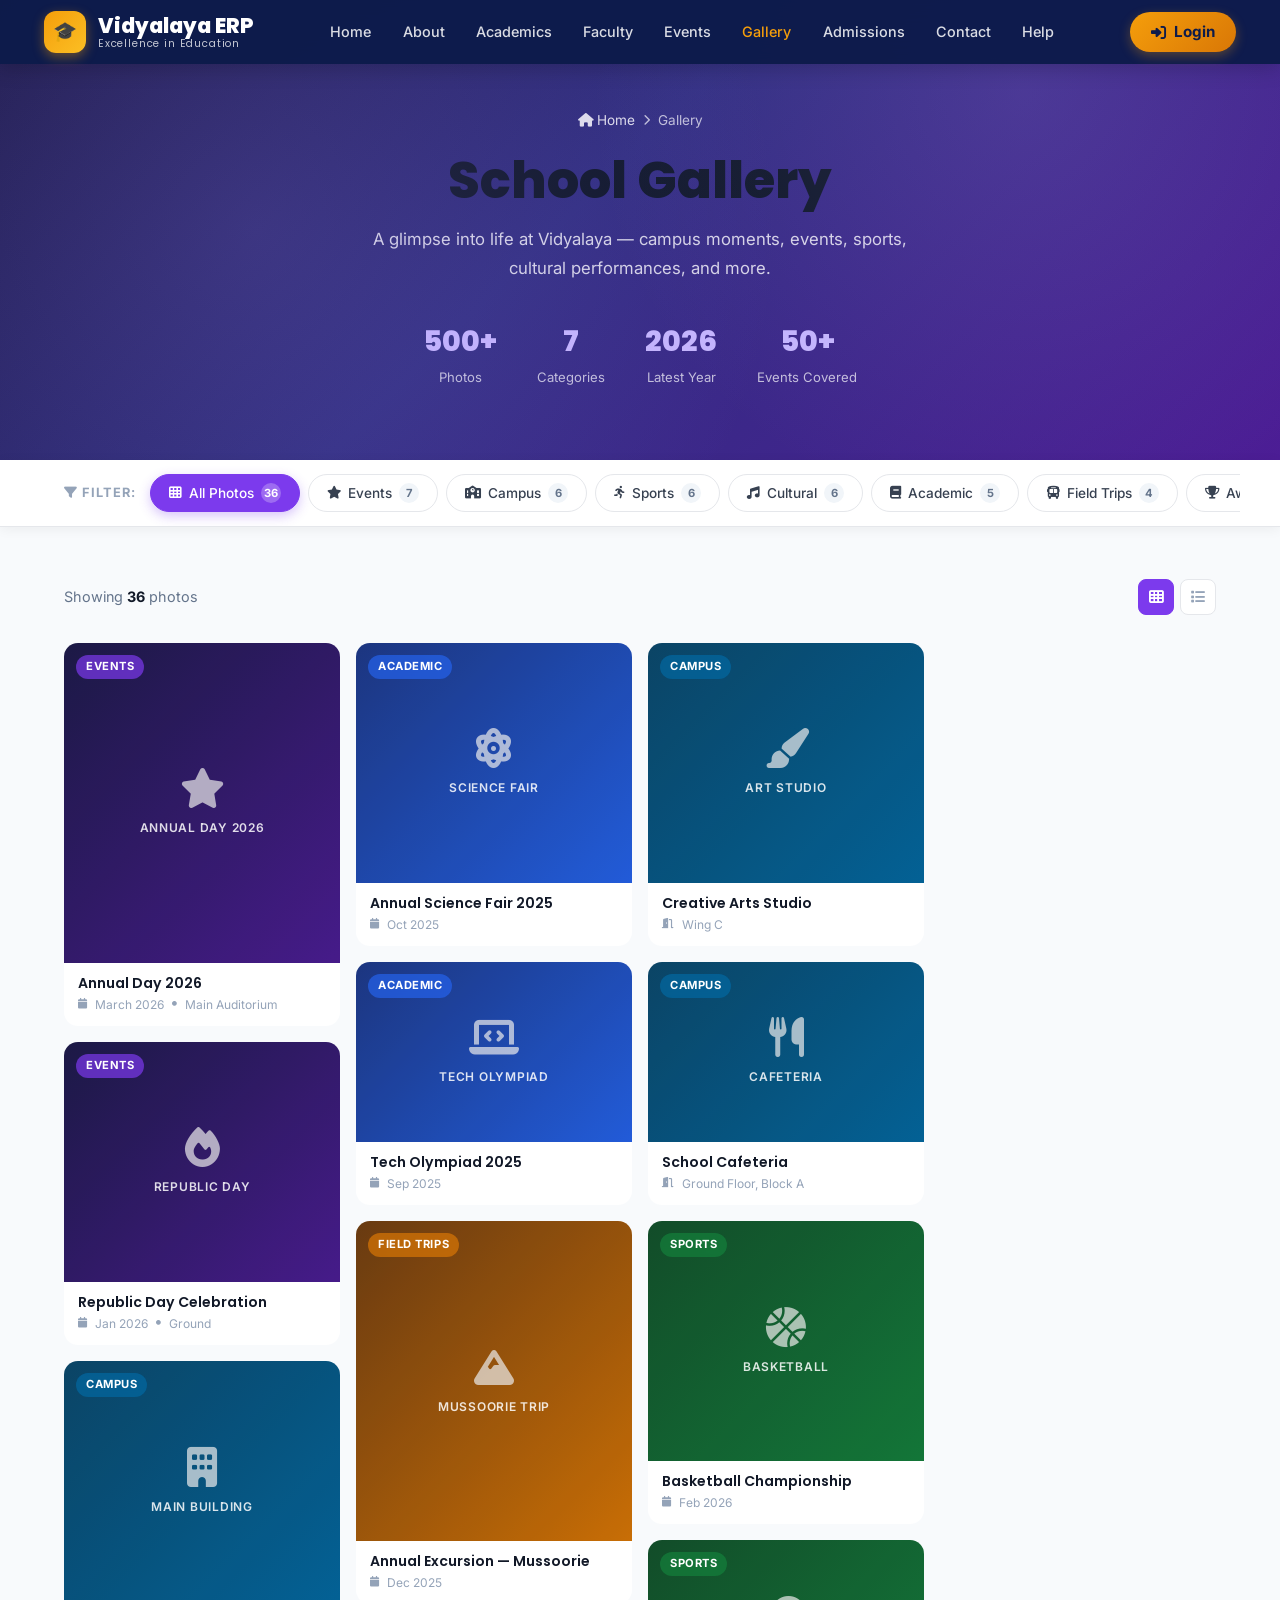
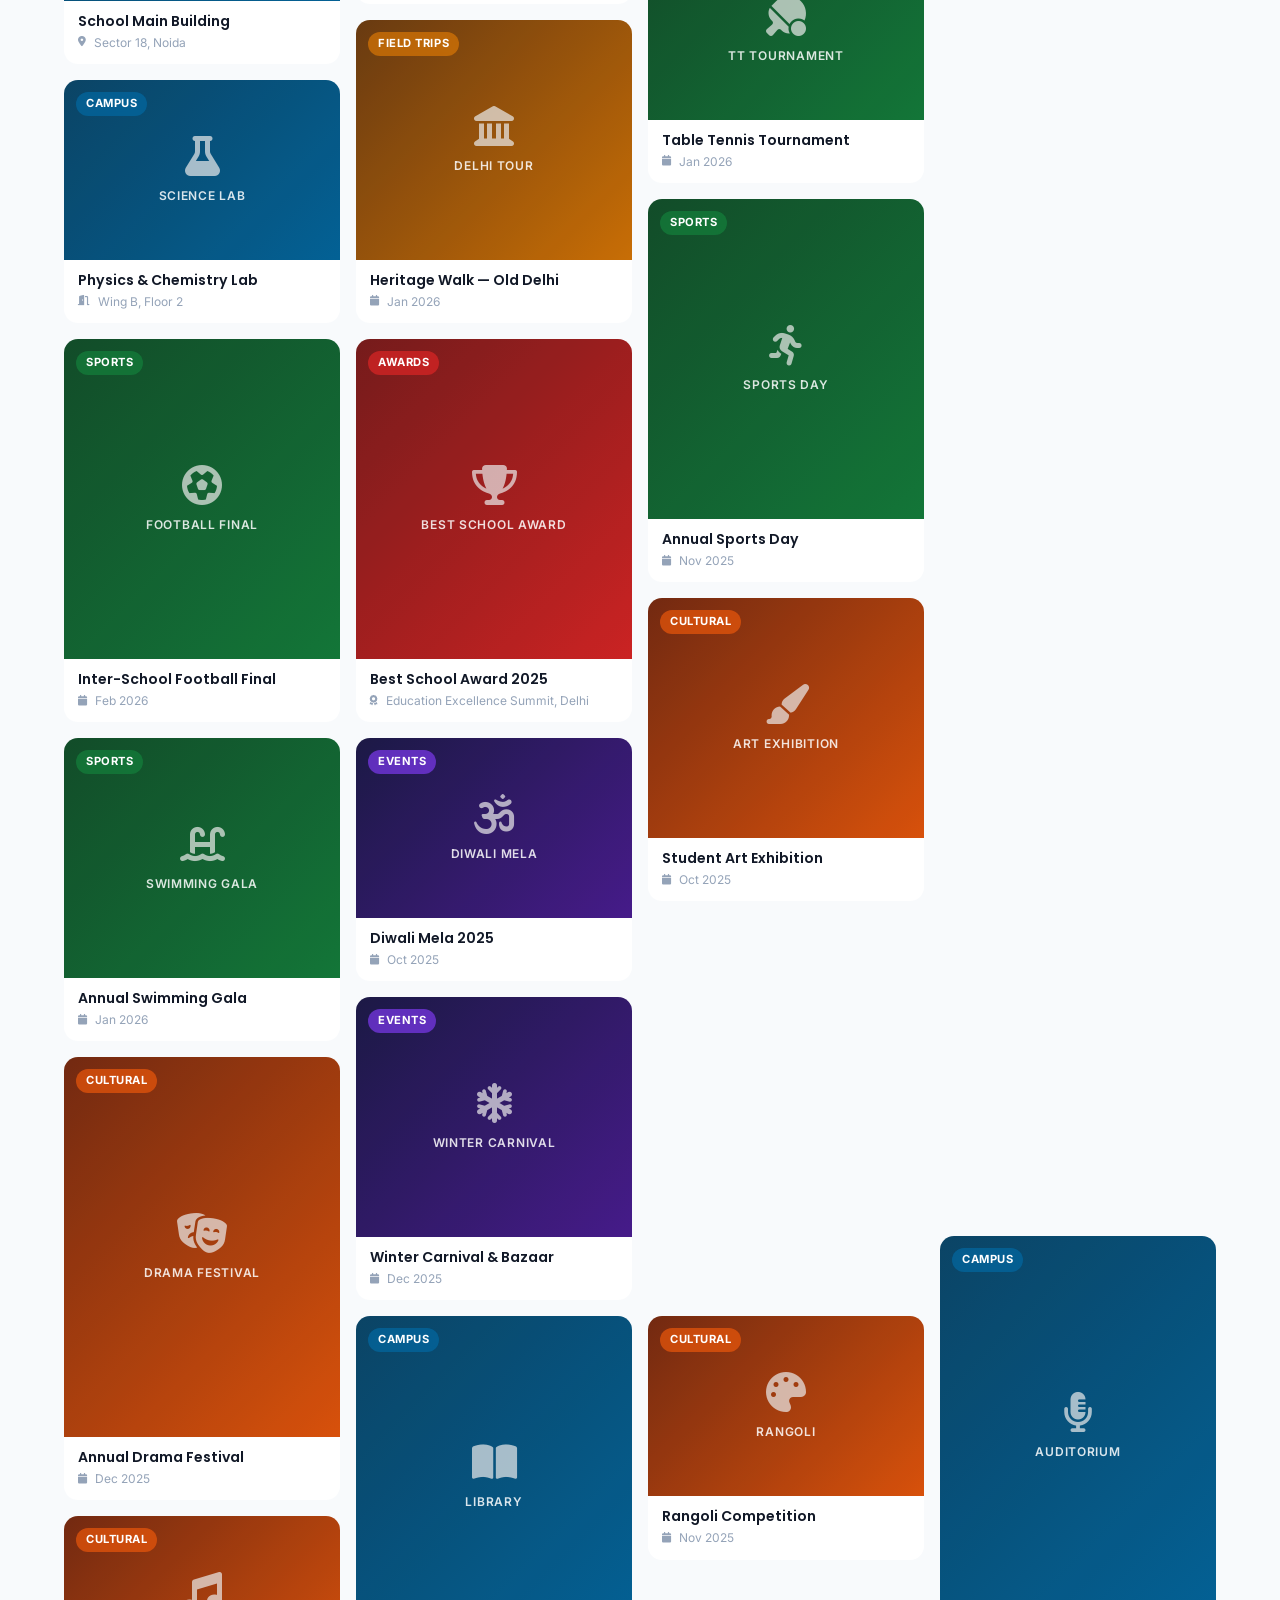
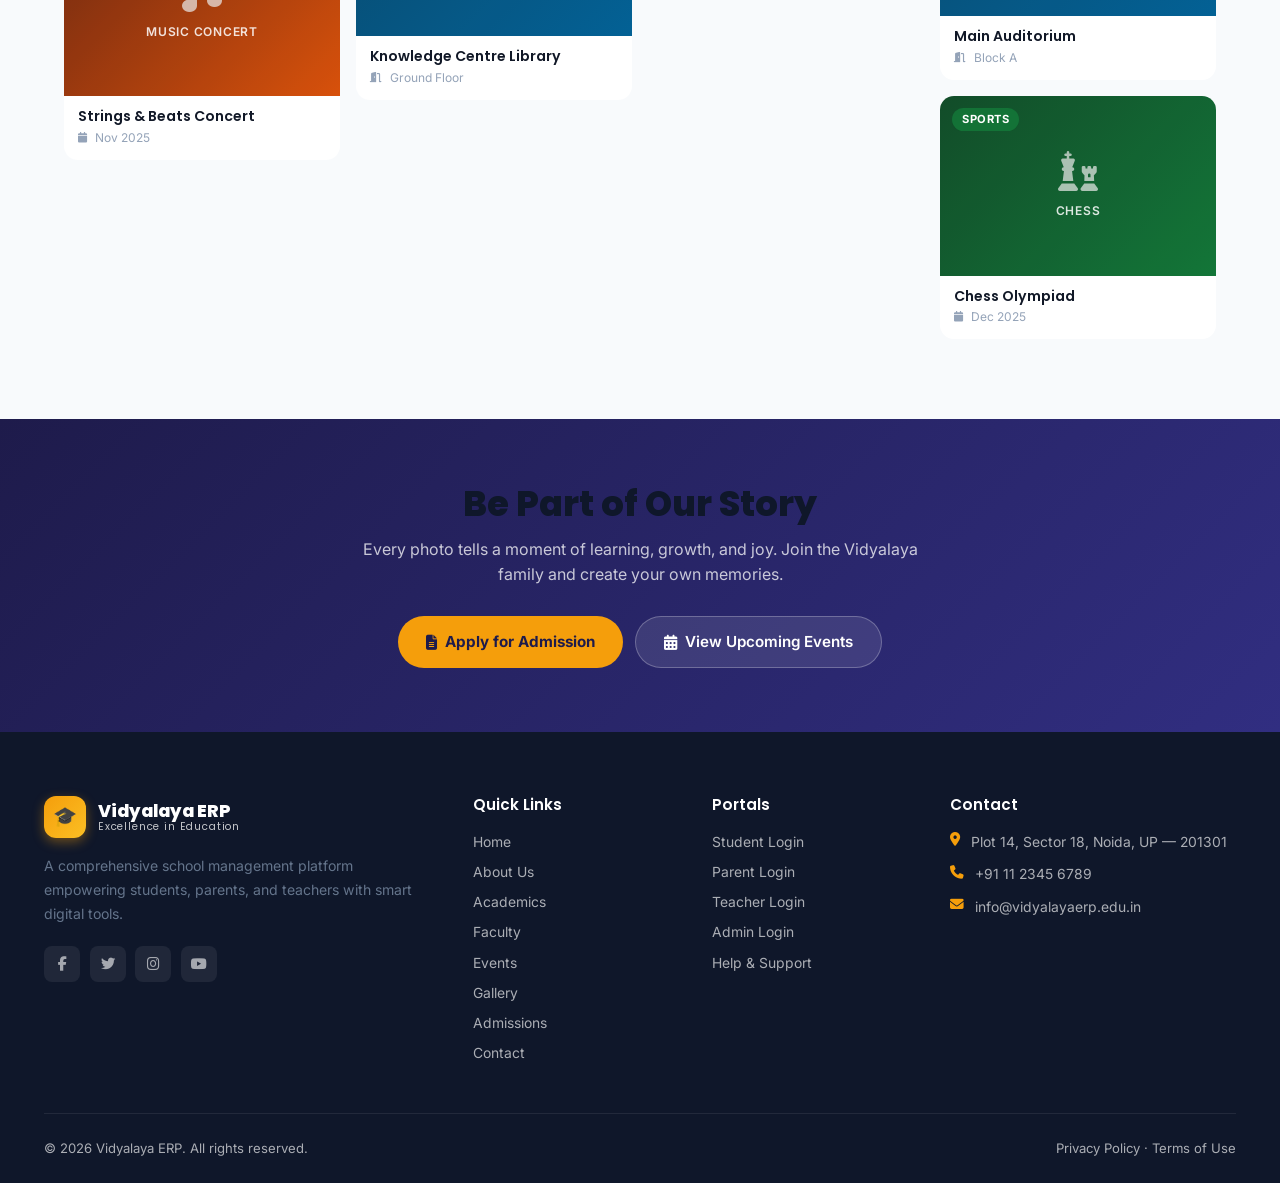
<file: gallery.html>
<!DOCTYPE html>
<html lang="en">
<head>
  <meta charset="UTF-8" />
  <meta name="viewport" content="width=device-width, initial-scale=1.0" />
  <title>Gallery — Vidyalaya ERP</title>
  <link rel="preconnect" href="https://fonts.googleapis.com" />
  <link href="https://fonts.googleapis.com/css2?family=Poppins:wght@400;500;600;700;800&family=Inter:wght@400;500;600&display=swap" rel="stylesheet" />
  <link rel="stylesheet" href="https://cdnjs.cloudflare.com/ajax/libs/font-awesome/6.5.0/css/all.min.css" />
  <link rel="stylesheet" href="css/style.css" />
  <style>
    /* ===== GALLERY PAGE ===== */

    /* Hero */
    .gallery-hero {
      background: linear-gradient(135deg, #1e1b4b 0%, #312e81 45%, #4c1d95 100%);
      padding: 110px 0 70px;
      text-align: center;
      color: #fff;
      position: relative;
      overflow: hidden;
    }
    .gallery-hero::before {
      content: '';
      position: absolute;
      inset: 0;
      background:
        radial-gradient(circle at 20% 50%, rgba(167,139,250,.15) 0%, transparent 50%),
        radial-gradient(circle at 80% 20%, rgba(196,181,253,.12) 0%, transparent 40%);
    }
    .gallery-hero .breadcrumb {
      display: flex; align-items: center; justify-content: center;
      gap: 8px; font-size: .85rem; color: rgba(255,255,255,.7); margin-bottom: 18px;
    }
    .gallery-hero .breadcrumb a { color: rgba(255,255,255,.85); text-decoration: none; }
    .gallery-hero .breadcrumb a:hover { color: #fff; }
    .gallery-hero h1 {
      font-family: var(--font-heading);
      font-size: clamp(2rem, 5vw, 3.2rem);
      font-weight: 800; margin: 0 0 14px;
    }
    .gallery-hero p {
      font-size: 1.05rem; color: rgba(255,255,255,.8);
      max-width: 540px; margin: 0 auto; line-height: 1.7;
    }
    .hero-stats {
      display: flex; justify-content: center; gap: 40px;
      margin-top: 36px; flex-wrap: wrap;
    }
    .hero-stat { text-align: center; color: #fff; }
    .hero-stat strong {
      display: block; font-family: var(--font-heading);
      font-size: 1.8rem; font-weight: 800; color: #c4b5fd;
    }
    .hero-stat span { font-size: .82rem; color: rgba(255,255,255,.7); }

    /* Filter Bar */
    .filter-bar {
      background: #fff;
      border-bottom: 1px solid #e5e7eb;
      position: sticky;
      top: 0;
      z-index: 100;
      box-shadow: 0 2px 12px rgba(0,0,0,.06);
    }
    .filter-bar-inner {
      max-width: 1200px; margin: 0 auto; padding: 0 24px;
      display: flex; align-items: center; gap: 8px;
      overflow-x: auto; padding-top: 14px; padding-bottom: 14px;
      scrollbar-width: none;
    }
    .filter-bar-inner::-webkit-scrollbar { display: none; }
    .filter-label {
      font-size: .8rem; font-weight: 700; color: #94a3b8;
      text-transform: uppercase; letter-spacing: .08em;
      white-space: nowrap; margin-right: 6px; flex-shrink: 0;
    }
    .filter-btn {
      display: flex; align-items: center; gap: 7px;
      padding: 8px 18px; border-radius: 50px;
      border: 1.5px solid #e5e7eb;
      background: #fff; color: #374151;
      font-size: .85rem; font-weight: 500;
      cursor: pointer; white-space: nowrap;
      transition: all .2s; flex-shrink: 0;
    }
    .filter-btn i { font-size: .8rem; }
    .filter-btn:hover { border-color: #7c3aed; color: #7c3aed; background: #f5f3ff; }
    .filter-btn.active {
      background: #7c3aed; color: #fff;
      border-color: #7c3aed;
      box-shadow: 0 4px 12px rgba(124,58,237,.3);
    }
    .filter-count {
      display: inline-flex; align-items: center; justify-content: center;
      width: 20px; height: 20px; border-radius: 50%;
      background: rgba(255,255,255,.25); font-size: .7rem; font-weight: 700;
    }
    .filter-btn:not(.active) .filter-count {
      background: #f1f5f9; color: #64748b;
    }

    /* Gallery Section */
    .gallery-section {
      padding: 52px 0 80px;
      background: #f8fafc;
    }
    .gallery-section .container {
      max-width: 1200px; margin: 0 auto; padding: 0 24px;
    }

    /* Results bar */
    .results-bar {
      display: flex; align-items: center; justify-content: space-between;
      margin-bottom: 28px; flex-wrap: wrap; gap: 12px;
    }
    .results-count {
      font-size: .9rem; color: #64748b;
    }
    .results-count strong { color: #111827; }
    .view-toggle { display: flex; gap: 6px; }
    .view-btn {
      width: 36px; height: 36px; border-radius: 8px;
      border: 1.5px solid #e5e7eb; background: #fff;
      display: flex; align-items: center; justify-content: center;
      color: #94a3b8; cursor: pointer; font-size: .9rem;
      transition: all .2s;
    }
    .view-btn.active { background: #7c3aed; color: #fff; border-color: #7c3aed; }

    /* Masonry Grid */
    .gallery-grid {
      columns: 4 240px;
      column-gap: 16px;
    }
    .gallery-grid.list-view {
      columns: unset;
      display: flex; flex-direction: column; gap: 16px;
    }

    .gallery-item {
      break-inside: avoid;
      margin-bottom: 16px;
      border-radius: 14px;
      overflow: hidden;
      position: relative;
      cursor: pointer;
      transition: transform .3s ease, box-shadow .3s ease;
      background: #fff;
    }
    .gallery-item:hover {
      transform: translateY(-4px);
      box-shadow: 0 16px 40px rgba(0,0,0,.15);
    }
    .gallery-item.hidden { display: none; }

    /* Placeholder image area */
    .gallery-img {
      width: 100%;
      position: relative;
      overflow: hidden;
    }
    .gallery-img .img-inner {
      width: 100%;
      display: flex;
      align-items: center;
      justify-content: center;
      flex-direction: column;
      gap: 10px;
      font-size: 2.5rem;
      color: rgba(255,255,255,.7);
      position: relative;
    }
    .gallery-img .img-inner::after {
      content: '';
      position: absolute;
      inset: 0;
      background: rgba(0,0,0,.08);
    }
    .gallery-img .img-label {
      font-size: .75rem;
      font-weight: 600;
      color: rgba(255,255,255,.85);
      text-transform: uppercase;
      letter-spacing: .06em;
      position: relative;
      z-index: 1;
    }

    /* Heights for masonry feel */
    .gallery-item.h-sm  .gallery-img .img-inner { height: 180px; }
    .gallery-item.h-md  .gallery-img .img-inner { height: 240px; }
    .gallery-item.h-lg  .gallery-img .img-inner { height: 320px; }
    .gallery-item.h-xl  .gallery-img .img-inner { height: 380px; }

    /* Category color themes */
    .gallery-item[data-cat="events"]    .gallery-img .img-inner { background: linear-gradient(135deg, #1e1b4b, #4c1d95); }
    .gallery-item[data-cat="campus"]    .gallery-img .img-inner { background: linear-gradient(135deg, #0c4a6e, #0369a1); }
    .gallery-item[data-cat="sports"]    .gallery-img .img-inner { background: linear-gradient(135deg, #14532d, #15803d); }
    .gallery-item[data-cat="cultural"]  .gallery-img .img-inner { background: linear-gradient(135deg, #7c2d12, #ea580c); }
    .gallery-item[data-cat="academic"]  .gallery-img .img-inner { background: linear-gradient(135deg, #1e3a8a, #2563eb); }
    .gallery-item[data-cat="trips"]     .gallery-img .img-inner { background: linear-gradient(135deg, #713f12, #d97706); }
    .gallery-item[data-cat="awards"]    .gallery-img .img-inner { background: linear-gradient(135deg, #7f1d1d, #dc2626); }

    /* Overlay on hover */
    .gallery-overlay {
      position: absolute;
      inset: 0;
      background: linear-gradient(to top, rgba(0,0,0,.75) 0%, transparent 55%);
      opacity: 0;
      transition: opacity .3s;
      display: flex;
      align-items: flex-end;
      padding: 16px;
    }
    .gallery-item:hover .gallery-overlay { opacity: 1; }
    .overlay-content { color: #fff; }
    .overlay-content h4 { font-family: var(--font-heading); font-size: .9rem; font-weight: 600; margin: 0 0 3px; }
    .overlay-content span { font-size: .75rem; color: rgba(255,255,255,.75); }

    /* Zoom icon */
    .zoom-icon {
      position: absolute;
      top: 12px; right: 12px;
      width: 34px; height: 34px;
      background: rgba(255,255,255,.15);
      backdrop-filter: blur(4px);
      border-radius: 8px;
      display: flex; align-items: center; justify-content: center;
      color: #fff; font-size: .85rem;
      opacity: 0; transition: opacity .3s;
    }
    .gallery-item:hover .zoom-icon { opacity: 1; }

    /* Category badge */
    .cat-badge {
      position: absolute;
      top: 12px; left: 12px;
      padding: 3px 10px;
      border-radius: 20px;
      font-size: .7rem;
      font-weight: 700;
      text-transform: uppercase;
      letter-spacing: .05em;
      color: #fff;
      backdrop-filter: blur(4px);
    }
    [data-cat="events"]   .cat-badge { background: rgba(124,58,237,.7); }
    [data-cat="campus"]   .cat-badge { background: rgba(3,105,161,.7); }
    [data-cat="sports"]   .cat-badge { background: rgba(21,128,61,.7); }
    [data-cat="cultural"] .cat-badge { background: rgba(234,88,12,.7); }
    [data-cat="academic"] .cat-badge { background: rgba(37,99,235,.7); }
    [data-cat="trips"]    .cat-badge { background: rgba(217,119,6,.7); }
    [data-cat="awards"]   .cat-badge { background: rgba(220,38,38,.7); }

    /* Caption below image */
    .gallery-caption {
      padding: 12px 14px;
    }
    .gallery-caption h4 {
      font-family: var(--font-heading);
      font-size: .88rem; font-weight: 600;
      color: #111827; margin: 0 0 3px;
    }
    .gallery-caption .meta {
      display: flex; align-items: center; gap: 8px;
      font-size: .75rem; color: #94a3b8;
    }
    .gallery-caption .meta i { font-size: .65rem; }

    /* List view item */
    .gallery-grid.list-view .gallery-item {
      display: flex; align-items: center; gap: 0;
      border-radius: 14px; overflow: hidden;
    }
    .gallery-grid.list-view .gallery-img { width: 200px; flex-shrink: 0; }
    .gallery-grid.list-view .gallery-img .img-inner { height: 130px !important; }
    .gallery-grid.list-view .gallery-caption { flex: 1; padding: 16px 20px; }
    .gallery-grid.list-view .gallery-caption h4 { font-size: 1rem; margin-bottom: 6px; }
    .gallery-grid.list-view .gallery-overlay { display: none; }

    /* Lightbox */
    .lightbox {
      display: none;
      position: fixed;
      inset: 0;
      z-index: 9999;
      background: rgba(0,0,0,.92);
      backdrop-filter: blur(6px);
      align-items: center;
      justify-content: center;
      padding: 24px;
    }
    .lightbox.open { display: flex; }
    .lightbox-inner {
      max-width: 860px; width: 100%;
      position: relative;
    }
    .lightbox-img {
      width: 100%;
      border-radius: 18px;
      overflow: hidden;
      position: relative;
    }
    .lightbox-img .lb-placeholder {
      width: 100%; height: 500px;
      display: flex; flex-direction: column;
      align-items: center; justify-content: center;
      gap: 16px; font-size: 5rem;
      color: rgba(255,255,255,.5);
    }
    .lightbox-img .lb-placeholder p {
      font-size: 1.1rem; font-weight: 600;
      color: rgba(255,255,255,.8);
      font-family: var(--font-heading);
      margin: 0;
    }
    .lightbox-img .lb-placeholder span {
      font-size: .85rem; color: rgba(255,255,255,.5);
    }
    .lightbox-info {
      padding: 16px 0 0;
      color: #fff;
      display: flex; align-items: center; justify-content: space-between;
    }
    .lightbox-info h3 {
      font-family: var(--font-heading);
      font-size: 1.1rem; font-weight: 600; margin: 0 0 4px; color: #fff;
    }
    .lightbox-info p { font-size: .85rem; color: rgba(255,255,255,.6); margin: 0; }
    .lightbox-close {
      position: fixed;
      top: 20px; right: 20px;
      width: 44px; height: 44px;
      background: rgba(255,255,255,.12);
      border-radius: 50%;
      display: flex; align-items: center; justify-content: center;
      color: #fff; font-size: 1.1rem;
      cursor: pointer; border: none;
      transition: background .2s;
    }
    .lightbox-close:hover { background: rgba(255,255,255,.22); }
    .lightbox-nav {
      position: absolute;
      top: 50%; transform: translateY(-50%);
      width: 44px; height: 44px;
      background: rgba(255,255,255,.12);
      border-radius: 50%;
      display: flex; align-items: center; justify-content: center;
      color: #fff; font-size: 1rem;
      cursor: pointer; border: none;
      transition: background .2s;
    }
    .lightbox-nav:hover { background: rgba(255,255,255,.22); }
    .lightbox-nav.prev { left: -60px; }
    .lightbox-nav.next { right: -60px; }
    .lightbox-counter {
      font-size: .8rem; color: rgba(255,255,255,.5);
    }

    /* Empty state */
    .empty-state {
      display: none;
      text-align: center;
      padding: 80px 24px;
      color: #94a3b8;
    }
    .empty-state i { font-size: 3rem; margin-bottom: 16px; color: #e2e8f0; }
    .empty-state h3 { color: #374151; font-size: 1.2rem; margin-bottom: 8px; }

    /* No filter results */
    .gallery-grid:empty + .empty-state,
    .gallery-grid.no-results + .empty-state { display: block; }

    /* CTA */
    .gallery-cta {
      background: linear-gradient(135deg, #1e1b4b, #312e81);
      padding: 64px 0; text-align: center; color: #fff;
    }
    .gallery-cta .container { max-width: 640px; margin: 0 auto; padding: 0 24px; }
    .gallery-cta h2 {
      font-family: var(--font-heading);
      font-size: clamp(1.6rem, 3.5vw, 2.2rem);
      font-weight: 800; margin: 0 0 12px;
    }
    .gallery-cta p { color: rgba(255,255,255,.75); margin: 0 0 28px; font-size: 1rem; }
    .gallery-cta .cta-btns { display: flex; gap: 12px; justify-content: center; flex-wrap: wrap; }
    .gallery-cta .btn-gold {
      padding: 13px 28px; background: #f59e0b; color: #1e1b4b;
      border-radius: 50px; font-weight: 700; font-size: .95rem;
      text-decoration: none; display: flex; align-items: center; gap: 8px;
      transition: transform .2s, box-shadow .2s;
    }
    .gallery-cta .btn-gold:hover { transform: translateY(-2px); box-shadow: 0 8px 24px rgba(245,158,11,.35); }
    .gallery-cta .btn-ghost {
      padding: 13px 28px; background: rgba(255,255,255,.1);
      color: #fff; border-radius: 50px; font-weight: 600; font-size: .95rem;
      text-decoration: none; border: 1.5px solid rgba(255,255,255,.25);
      display: flex; align-items: center; gap: 8px;
      transition: background .2s, transform .2s;
    }
    .gallery-cta .btn-ghost:hover { background: rgba(255,255,255,.18); transform: translateY(-2px); }

    /* Responsive */
    @media (max-width: 900px) {
      .gallery-grid { columns: 3 200px; }
      .lightbox-nav.prev { left: -20px; }
      .lightbox-nav.next { right: -20px; }
    }
    @media (max-width: 600px) {
      .gallery-grid { columns: 2 160px; }
      .gallery-grid.list-view .gallery-img { width: 120px; }
      .lightbox-nav { display: none; }
    }
  </style>
</head>
<body>

<!-- ===== NAVBAR ===== -->
<nav class="navbar scrolled" id="navbar">
  <div class="container">
    <div class="navbar-inner">
      <a href="index.html" class="navbar-logo">
        <div class="logo-icon">🎓</div>
        <div class="logo-text">Vidyalaya ERP<span>Excellence in Education</span></div>
      </a>
      <ul class="nav-links" id="navLinks">
        <li><a href="index.html">Home</a></li>
        <li><a href="about.html">About</a></li>
        <li><a href="academics.html">Academics</a></li>
        <li><a href="faculty.html">Faculty</a></li>
        <li><a href="events.html">Events</a></li>
        <li><a href="gallery.html" class="active">Gallery</a></li>
        <li><a href="admissions.html">Admissions</a></li>
        <li><a href="contact.html">Contact</a></li>
        <li><a href="help.html">Help</a></li>
      </ul>
      <div class="nav-actions">
        <a href="login.html" class="btn btn-primary nav-login"><i class="fas fa-sign-in-alt"></i> Login</a>
        <div class="hamburger" id="hamburger" onclick="toggleMenu()"><span></span><span></span><span></span></div>
      </div>
    </div>
  </div>
</nav>

<!-- ===== HERO ===== -->
<section class="gallery-hero">
  <div class="breadcrumb">
    <a href="index.html"><i class="fas fa-home"></i> Home</a>
    <i class="fas fa-chevron-right" style="font-size:.7rem"></i>
    <span>Gallery</span>
  </div>
  <h1>School Gallery</h1>
  <p>A glimpse into life at Vidyalaya — campus moments, events, sports, cultural performances, and more.</p>
  <div class="hero-stats">
    <div class="hero-stat"><strong>500+</strong><span>Photos</span></div>
    <div class="hero-stat"><strong>7</strong><span>Categories</span></div>
    <div class="hero-stat"><strong>2026</strong><span>Latest Year</span></div>
    <div class="hero-stat"><strong>50+</strong><span>Events Covered</span></div>
  </div>
</section>

<!-- ===== FILTER BAR ===== -->
<div class="filter-bar">
  <div class="filter-bar-inner">
    <span class="filter-label"><i class="fas fa-filter"></i> Filter:</span>
    <button class="filter-btn active" onclick="filterGallery('all', this)">
      <i class="fas fa-th"></i> All Photos <span class="filter-count" id="cnt-all">36</span>
    </button>
    <button class="filter-btn" onclick="filterGallery('events', this)">
      <i class="fas fa-star"></i> Events <span class="filter-count" id="cnt-events">7</span>
    </button>
    <button class="filter-btn" onclick="filterGallery('campus', this)">
      <i class="fas fa-school"></i> Campus <span class="filter-count" id="cnt-campus">6</span>
    </button>
    <button class="filter-btn" onclick="filterGallery('sports', this)">
      <i class="fas fa-running"></i> Sports <span class="filter-count" id="cnt-sports">6</span>
    </button>
    <button class="filter-btn" onclick="filterGallery('cultural', this)">
      <i class="fas fa-music"></i> Cultural <span class="filter-count" id="cnt-cultural">6</span>
    </button>
    <button class="filter-btn" onclick="filterGallery('academic', this)">
      <i class="fas fa-book"></i> Academic <span class="filter-count" id="cnt-academic">5</span>
    </button>
    <button class="filter-btn" onclick="filterGallery('trips', this)">
      <i class="fas fa-bus"></i> Field Trips <span class="filter-count" id="cnt-trips">4</span>
    </button>
    <button class="filter-btn" onclick="filterGallery('awards', this)">
      <i class="fas fa-trophy"></i> Awards <span class="filter-count" id="cnt-awards">2</span>
    </button>
  </div>
</div>

<!-- ===== GALLERY SECTION ===== -->
<section class="gallery-section">
  <div class="container">

    <div class="results-bar">
      <div class="results-count">Showing <strong id="visibleCount">36</strong> photos</div>
      <div class="view-toggle">
        <button class="view-btn active" id="gridViewBtn" onclick="setView('grid')" title="Grid view"><i class="fas fa-th"></i></button>
        <button class="view-btn" id="listViewBtn" onclick="setView('list')" title="List view"><i class="fas fa-list"></i></button>
      </div>
    </div>

    <div class="gallery-grid" id="galleryGrid">

      <!-- EVENTS (7) -->
      <div class="gallery-item h-lg reveal" data-cat="events" onclick="openLightbox(this)">
        <div class="gallery-img">
          <div class="img-inner"><i class="fas fa-star"></i><span class="img-label">Annual Day 2026</span></div>
          <div class="gallery-overlay">
            <div class="overlay-content"><h4>Annual Day 2026</h4><span>March 2026 · Main Auditorium</span></div>
          </div>
          <div class="zoom-icon"><i class="fas fa-expand-alt"></i></div>
          <div class="cat-badge">Events</div>
        </div>
        <div class="gallery-caption"><h4>Annual Day 2026</h4><div class="meta"><i class="fas fa-calendar"></i> March 2026 <i class="fas fa-circle" style="font-size:.3rem"></i> Main Auditorium</div></div>
      </div>

      <div class="gallery-item h-md reveal" data-cat="events" onclick="openLightbox(this)">
        <div class="gallery-img">
          <div class="img-inner"><i class="fas fa-fire"></i><span class="img-label">Republic Day</span></div>
          <div class="gallery-overlay">
            <div class="overlay-content"><h4>Republic Day Celebration</h4><span>Jan 2026 · School Ground</span></div>
          </div>
          <div class="zoom-icon"><i class="fas fa-expand-alt"></i></div>
          <div class="cat-badge">Events</div>
        </div>
        <div class="gallery-caption"><h4>Republic Day Celebration</h4><div class="meta"><i class="fas fa-calendar"></i> Jan 2026 <i class="fas fa-circle" style="font-size:.3rem"></i> Ground</div></div>
      </div>

      <!-- CAMPUS (6) -->
      <div class="gallery-item h-md reveal" data-cat="campus" onclick="openLightbox(this)">
        <div class="gallery-img">
          <div class="img-inner"><i class="fas fa-building"></i><span class="img-label">Main Building</span></div>
          <div class="gallery-overlay">
            <div class="overlay-content"><h4>School Main Building</h4><span>Architecture · Front View</span></div>
          </div>
          <div class="zoom-icon"><i class="fas fa-expand-alt"></i></div>
          <div class="cat-badge">Campus</div>
        </div>
        <div class="gallery-caption"><h4>School Main Building</h4><div class="meta"><i class="fas fa-map-marker-alt"></i> Sector 18, Noida</div></div>
      </div>

      <div class="gallery-item h-sm reveal" data-cat="campus" onclick="openLightbox(this)">
        <div class="gallery-img">
          <div class="img-inner"><i class="fas fa-flask"></i><span class="img-label">Science Lab</span></div>
          <div class="gallery-overlay">
            <div class="overlay-content"><h4>Physics & Chemistry Lab</h4><span>Facilities · Wing B</span></div>
          </div>
          <div class="zoom-icon"><i class="fas fa-expand-alt"></i></div>
          <div class="cat-badge">Campus</div>
        </div>
        <div class="gallery-caption"><h4>Physics & Chemistry Lab</h4><div class="meta"><i class="fas fa-door-open"></i> Wing B, Floor 2</div></div>
      </div>

      <!-- SPORTS (6) -->
      <div class="gallery-item h-lg reveal" data-cat="sports" onclick="openLightbox(this)">
        <div class="gallery-img">
          <div class="img-inner"><i class="fas fa-futbol"></i><span class="img-label">Football Final</span></div>
          <div class="gallery-overlay">
            <div class="overlay-content"><h4>Inter-School Football Final</h4><span>Feb 2026 · Sports Ground</span></div>
          </div>
          <div class="zoom-icon"><i class="fas fa-expand-alt"></i></div>
          <div class="cat-badge">Sports</div>
        </div>
        <div class="gallery-caption"><h4>Inter-School Football Final</h4><div class="meta"><i class="fas fa-calendar"></i> Feb 2026</div></div>
      </div>

      <div class="gallery-item h-md reveal" data-cat="sports" onclick="openLightbox(this)">
        <div class="gallery-img">
          <div class="img-inner"><i class="fas fa-swimming-pool"></i><span class="img-label">Swimming Gala</span></div>
          <div class="gallery-overlay">
            <div class="overlay-content"><h4>Annual Swimming Gala</h4><span>Jan 2026 · Aquatic Centre</span></div>
          </div>
          <div class="zoom-icon"><i class="fas fa-expand-alt"></i></div>
          <div class="cat-badge">Sports</div>
        </div>
        <div class="gallery-caption"><h4>Annual Swimming Gala</h4><div class="meta"><i class="fas fa-calendar"></i> Jan 2026</div></div>
      </div>

      <!-- CULTURAL (6) -->
      <div class="gallery-item h-xl reveal" data-cat="cultural" onclick="openLightbox(this)">
        <div class="gallery-img">
          <div class="img-inner"><i class="fas fa-theater-masks"></i><span class="img-label">Drama Festival</span></div>
          <div class="gallery-overlay">
            <div class="overlay-content"><h4>Annual Drama Festival</h4><span>Dec 2025 · Auditorium</span></div>
          </div>
          <div class="zoom-icon"><i class="fas fa-expand-alt"></i></div>
          <div class="cat-badge">Cultural</div>
        </div>
        <div class="gallery-caption"><h4>Annual Drama Festival</h4><div class="meta"><i class="fas fa-calendar"></i> Dec 2025</div></div>
      </div>

      <div class="gallery-item h-sm reveal" data-cat="cultural" onclick="openLightbox(this)">
        <div class="gallery-img">
          <div class="img-inner"><i class="fas fa-music"></i><span class="img-label">Music Concert</span></div>
          <div class="gallery-overlay">
            <div class="overlay-content"><h4>Strings & Beats Concert</h4><span>Nov 2025 · Open Air Stage</span></div>
          </div>
          <div class="zoom-icon"><i class="fas fa-expand-alt"></i></div>
          <div class="cat-badge">Cultural</div>
        </div>
        <div class="gallery-caption"><h4>Strings & Beats Concert</h4><div class="meta"><i class="fas fa-calendar"></i> Nov 2025</div></div>
      </div>

      <!-- ACADEMIC (5) -->
      <div class="gallery-item h-md reveal" data-cat="academic" onclick="openLightbox(this)">
        <div class="gallery-img">
          <div class="img-inner"><i class="fas fa-atom"></i><span class="img-label">Science Fair</span></div>
          <div class="gallery-overlay">
            <div class="overlay-content"><h4>Annual Science Fair 2025</h4><span>Oct 2025 · Exhibition Hall</span></div>
          </div>
          <div class="zoom-icon"><i class="fas fa-expand-alt"></i></div>
          <div class="cat-badge">Academic</div>
        </div>
        <div class="gallery-caption"><h4>Annual Science Fair 2025</h4><div class="meta"><i class="fas fa-calendar"></i> Oct 2025</div></div>
      </div>

      <div class="gallery-item h-sm reveal" data-cat="academic" onclick="openLightbox(this)">
        <div class="gallery-img">
          <div class="img-inner"><i class="fas fa-laptop-code"></i><span class="img-label">Tech Olympiad</span></div>
          <div class="gallery-overlay">
            <div class="overlay-content"><h4>Tech Olympiad 2025</h4><span>Sep 2025 · Computer Lab</span></div>
          </div>
          <div class="zoom-icon"><i class="fas fa-expand-alt"></i></div>
          <div class="cat-badge">Academic</div>
        </div>
        <div class="gallery-caption"><h4>Tech Olympiad 2025</h4><div class="meta"><i class="fas fa-calendar"></i> Sep 2025</div></div>
      </div>

      <!-- FIELD TRIPS (4) -->
      <div class="gallery-item h-lg reveal" data-cat="trips" onclick="openLightbox(this)">
        <div class="gallery-img">
          <div class="img-inner"><i class="fas fa-mountain"></i><span class="img-label">Mussoorie Trip</span></div>
          <div class="gallery-overlay">
            <div class="overlay-content"><h4>Annual Excursion — Mussoorie</h4><span>Dec 2025 · Class X & XI</span></div>
          </div>
          <div class="zoom-icon"><i class="fas fa-expand-alt"></i></div>
          <div class="cat-badge">Field Trips</div>
        </div>
        <div class="gallery-caption"><h4>Annual Excursion — Mussoorie</h4><div class="meta"><i class="fas fa-calendar"></i> Dec 2025</div></div>
      </div>

      <div class="gallery-item h-md reveal" data-cat="trips" onclick="openLightbox(this)">
        <div class="gallery-img">
          <div class="img-inner"><i class="fas fa-landmark"></i><span class="img-label">Delhi Tour</span></div>
          <div class="gallery-overlay">
            <div class="overlay-content"><h4>Heritage Walk — Old Delhi</h4><span>Jan 2026 · Classes VI–VIII</span></div>
          </div>
          <div class="zoom-icon"><i class="fas fa-expand-alt"></i></div>
          <div class="cat-badge">Field Trips</div>
        </div>
        <div class="gallery-caption"><h4>Heritage Walk — Old Delhi</h4><div class="meta"><i class="fas fa-calendar"></i> Jan 2026</div></div>
      </div>

      <!-- AWARDS (2) -->
      <div class="gallery-item h-lg reveal" data-cat="awards" onclick="openLightbox(this)">
        <div class="gallery-img">
          <div class="img-inner"><i class="fas fa-trophy"></i><span class="img-label">Best School Award</span></div>
          <div class="gallery-overlay">
            <div class="overlay-content"><h4>Best School Award 2025</h4><span>Education Excellence Summit</span></div>
          </div>
          <div class="zoom-icon"><i class="fas fa-expand-alt"></i></div>
          <div class="cat-badge">Awards</div>
        </div>
        <div class="gallery-caption"><h4>Best School Award 2025</h4><div class="meta"><i class="fas fa-award"></i> Education Excellence Summit, Delhi</div></div>
      </div>

      <!-- More EVENTS -->
      <div class="gallery-item h-sm reveal" data-cat="events" onclick="openLightbox(this)">
        <div class="gallery-img">
          <div class="img-inner"><i class="fas fa-om"></i><span class="img-label">Diwali Mela</span></div>
          <div class="gallery-overlay">
            <div class="overlay-content"><h4>Diwali Mela 2025</h4><span>Oct 2025 · School Campus</span></div>
          </div>
          <div class="zoom-icon"><i class="fas fa-expand-alt"></i></div>
          <div class="cat-badge">Events</div>
        </div>
        <div class="gallery-caption"><h4>Diwali Mela 2025</h4><div class="meta"><i class="fas fa-calendar"></i> Oct 2025</div></div>
      </div>

      <div class="gallery-item h-md reveal" data-cat="events" onclick="openLightbox(this)">
        <div class="gallery-img">
          <div class="img-inner"><i class="fas fa-snowflake"></i><span class="img-label">Winter Carnival</span></div>
          <div class="gallery-overlay">
            <div class="overlay-content"><h4>Winter Carnival & Bazaar</h4><span>Dec 2025 · Outdoor</span></div>
          </div>
          <div class="zoom-icon"><i class="fas fa-expand-alt"></i></div>
          <div class="cat-badge">Events</div>
        </div>
        <div class="gallery-caption"><h4>Winter Carnival & Bazaar</h4><div class="meta"><i class="fas fa-calendar"></i> Dec 2025</div></div>
      </div>

      <!-- More CAMPUS -->
      <div class="gallery-item h-lg reveal" data-cat="campus" onclick="openLightbox(this)">
        <div class="gallery-img">
          <div class="img-inner"><i class="fas fa-book-open"></i><span class="img-label">Library</span></div>
          <div class="gallery-overlay">
            <div class="overlay-content"><h4>Knowledge Centre Library</h4><span>10,000+ Books</span></div>
          </div>
          <div class="zoom-icon"><i class="fas fa-expand-alt"></i></div>
          <div class="cat-badge">Campus</div>
        </div>
        <div class="gallery-caption"><h4>Knowledge Centre Library</h4><div class="meta"><i class="fas fa-door-open"></i> Ground Floor</div></div>
      </div>

      <div class="gallery-item h-md reveal" data-cat="campus" onclick="openLightbox(this)">
        <div class="gallery-img">
          <div class="img-inner"><i class="fas fa-paint-brush"></i><span class="img-label">Art Studio</span></div>
          <div class="gallery-overlay">
            <div class="overlay-content"><h4>Creative Arts Studio</h4><span>Design & Fine Arts</span></div>
          </div>
          <div class="zoom-icon"><i class="fas fa-expand-alt"></i></div>
          <div class="cat-badge">Campus</div>
        </div>
        <div class="gallery-caption"><h4>Creative Arts Studio</h4><div class="meta"><i class="fas fa-door-open"></i> Wing C</div></div>
      </div>

      <div class="gallery-item h-sm reveal" data-cat="campus" onclick="openLightbox(this)">
        <div class="gallery-img">
          <div class="img-inner"><i class="fas fa-utensils"></i><span class="img-label">Cafeteria</span></div>
          <div class="gallery-overlay">
            <div class="overlay-content"><h4>School Cafeteria</h4><span>300-seat Dining Hall</span></div>
          </div>
          <div class="zoom-icon"><i class="fas fa-expand-alt"></i></div>
          <div class="cat-badge">Campus</div>
        </div>
        <div class="gallery-caption"><h4>School Cafeteria</h4><div class="meta"><i class="fas fa-door-open"></i> Ground Floor, Block A</div></div>
      </div>

      <!-- More SPORTS -->
      <div class="gallery-item h-md reveal" data-cat="sports" onclick="openLightbox(this)">
        <div class="gallery-img">
          <div class="img-inner"><i class="fas fa-basketball-ball"></i><span class="img-label">Basketball</span></div>
          <div class="gallery-overlay">
            <div class="overlay-content"><h4>Basketball Championship</h4><span>Feb 2026 · Indoor Court</span></div>
          </div>
          <div class="zoom-icon"><i class="fas fa-expand-alt"></i></div>
          <div class="cat-badge">Sports</div>
        </div>
        <div class="gallery-caption"><h4>Basketball Championship</h4><div class="meta"><i class="fas fa-calendar"></i> Feb 2026</div></div>
      </div>

      <div class="gallery-item h-sm reveal" data-cat="sports" onclick="openLightbox(this)">
        <div class="gallery-img">
          <div class="img-inner"><i class="fas fa-table-tennis"></i><span class="img-label">TT Tournament</span></div>
          <div class="gallery-overlay">
            <div class="overlay-content"><h4>Table Tennis Tournament</h4><span>Jan 2026</span></div>
          </div>
          <div class="zoom-icon"><i class="fas fa-expand-alt"></i></div>
          <div class="cat-badge">Sports</div>
        </div>
        <div class="gallery-caption"><h4>Table Tennis Tournament</h4><div class="meta"><i class="fas fa-calendar"></i> Jan 2026</div></div>
      </div>

      <div class="gallery-item h-lg reveal" data-cat="sports" onclick="openLightbox(this)">
        <div class="gallery-img">
          <div class="img-inner"><i class="fas fa-running"></i><span class="img-label">Sports Day</span></div>
          <div class="gallery-overlay">
            <div class="overlay-content"><h4>Annual Sports Day</h4><span>Nov 2025 · Athletics Track</span></div>
          </div>
          <div class="zoom-icon"><i class="fas fa-expand-alt"></i></div>
          <div class="cat-badge">Sports</div>
        </div>
        <div class="gallery-caption"><h4>Annual Sports Day</h4><div class="meta"><i class="fas fa-calendar"></i> Nov 2025</div></div>
      </div>

      <!-- More CULTURAL -->
      <div class="gallery-item h-md reveal" data-cat="cultural" onclick="openLightbox(this)">
        <div class="gallery-img">
          <div class="img-inner"><i class="fas fa-paint-brush"></i><span class="img-label">Art Exhibition</span></div>
          <div class="gallery-overlay">
            <div class="overlay-content"><h4>Student Art Exhibition</h4><span>Oct 2025 · Gallery Wing</span></div>
          </div>
          <div class="zoom-icon"><i class="fas fa-expand-alt"></i></div>
          <div class="cat-badge">Cultural</div>
        </div>
        <div class="gallery-caption"><h4>Student Art Exhibition</h4><div class="meta"><i class="fas fa-calendar"></i> Oct 2025</div></div>
      </div>

      <div class="gallery-item h-lg reveal" data-cat="cultural" onclick="openLightbox(this)">
        <div class="gallery-img">
          <div class="img-inner"><i class="fas fa-drum"></i><span class="img-label">Navratri Dance</span></div>
          <div class="gallery-overlay">
            <div class="overlay-content"><h4>Navratri Dance Performance</h4><span>Oct 2025</span></div>
          </div>
          <div class="zoom-icon"><i class="fas fa-expand-alt"></i></div>
          <div class="cat-badge">Cultural</div>
        </div>
        <div class="gallery-caption"><h4>Navratri Dance Performance</h4><div class="meta"><i class="fas fa-calendar"></i> Oct 2025</div></div>
      </div>

      <div class="gallery-item h-sm reveal" data-cat="cultural" onclick="openLightbox(this)">
        <div class="gallery-img">
          <div class="img-inner"><i class="fas fa-palette"></i><span class="img-label">Rangoli</span></div>
          <div class="gallery-overlay">
            <div class="overlay-content"><h4>Rangoli Competition</h4><span>Nov 2025</span></div>
          </div>
          <div class="zoom-icon"><i class="fas fa-expand-alt"></i></div>
          <div class="cat-badge">Cultural</div>
        </div>
        <div class="gallery-caption"><h4>Rangoli Competition</h4><div class="meta"><i class="fas fa-calendar"></i> Nov 2025</div></div>
      </div>

      <!-- More ACADEMIC -->
      <div class="gallery-item h-lg reveal" data-cat="academic" onclick="openLightbox(this)">
        <div class="gallery-img">
          <div class="img-inner"><i class="fas fa-robot"></i><span class="img-label">Robotics Club</span></div>
          <div class="gallery-overlay">
            <div class="overlay-content"><h4>Robotics Showcase</h4><span>Aug 2025 · Innovation Lab</span></div>
          </div>
          <div class="zoom-icon"><i class="fas fa-expand-alt"></i></div>
          <div class="cat-badge">Academic</div>
        </div>
        <div class="gallery-caption"><h4>Robotics Showcase</h4><div class="meta"><i class="fas fa-calendar"></i> Aug 2025</div></div>
      </div>

      <div class="gallery-item h-md reveal" data-cat="academic" onclick="openLightbox(this)">
        <div class="gallery-img">
          <div class="img-inner"><i class="fas fa-debate"></i><span class="img-label">Debate Competition</span></div>
          <div class="gallery-overlay">
            <div class="overlay-content"><h4>Inter-School Debate</h4><span>Sep 2025</span></div>
          </div>
          <div class="zoom-icon"><i class="fas fa-expand-alt"></i></div>
          <div class="cat-badge">Academic</div>
        </div>
        <div class="gallery-caption"><h4>Inter-School Debate</h4><div class="meta"><i class="fas fa-calendar"></i> Sep 2025</div></div>
      </div>

      <!-- More TRIPS -->
      <div class="gallery-item h-sm reveal" data-cat="trips" onclick="openLightbox(this)">
        <div class="gallery-img">
          <div class="img-inner"><i class="fas fa-tree"></i><span class="img-label">Nature Camp</span></div>
          <div class="gallery-overlay">
            <div class="overlay-content"><h4>Eco Nature Camp</h4><span>Nov 2025 · Corbett</span></div>
          </div>
          <div class="zoom-icon"><i class="fas fa-expand-alt"></i></div>
          <div class="cat-badge">Field Trips</div>
        </div>
        <div class="gallery-caption"><h4>Eco Nature Camp</h4><div class="meta"><i class="fas fa-calendar"></i> Nov 2025</div></div>
      </div>

      <div class="gallery-item h-md reveal" data-cat="trips" onclick="openLightbox(this)">
        <div class="gallery-img">
          <div class="img-inner"><i class="fas fa-industry"></i><span class="img-label">Industry Visit</span></div>
          <div class="gallery-overlay">
            <div class="overlay-content"><h4>Industry Visit — ISRO Exhibition</h4><span>Sep 2025</span></div>
          </div>
          <div class="zoom-icon"><i class="fas fa-expand-alt"></i></div>
          <div class="cat-badge">Field Trips</div>
        </div>
        <div class="gallery-caption"><h4>Industry Visit — ISRO Exhibition</h4><div class="meta"><i class="fas fa-calendar"></i> Sep 2025</div></div>
      </div>

      <!-- More AWARDS -->
      <div class="gallery-item h-md reveal" data-cat="awards" onclick="openLightbox(this)">
        <div class="gallery-img">
          <div class="img-inner"><i class="fas fa-medal"></i><span class="img-label">Merit Awards</span></div>
          <div class="gallery-overlay">
            <div class="overlay-content"><h4>Merit Scholarship Distribution</h4><span>Jan 2026 · Auditorium</span></div>
          </div>
          <div class="zoom-icon"><i class="fas fa-expand-alt"></i></div>
          <div class="cat-badge">Awards</div>
        </div>
        <div class="gallery-caption"><h4>Merit Scholarship Distribution</h4><div class="meta"><i class="fas fa-calendar"></i> Jan 2026</div></div>
      </div>

      <!-- More EVENTS -->
      <div class="gallery-item h-md reveal" data-cat="events" onclick="openLightbox(this)">
        <div class="gallery-img">
          <div class="img-inner"><i class="fas fa-flag"></i><span class="img-label">Independence Day</span></div>
          <div class="gallery-overlay">
            <div class="overlay-content"><h4>Independence Day 2025</h4><span>Aug 2025</span></div>
          </div>
          <div class="zoom-icon"><i class="fas fa-expand-alt"></i></div>
          <div class="cat-badge">Events</div>
        </div>
        <div class="gallery-caption"><h4>Independence Day 2025</h4><div class="meta"><i class="fas fa-calendar"></i> Aug 2025</div></div>
      </div>

      <div class="gallery-item h-sm reveal" data-cat="events" onclick="openLightbox(this)">
        <div class="gallery-img">
          <div class="img-inner"><i class="fas fa-leaf"></i><span class="img-label">Green Day</span></div>
          <div class="gallery-overlay">
            <div class="overlay-content"><h4>Green Planet Day</h4><span>Jun 2025 · Campus</span></div>
          </div>
          <div class="zoom-icon"><i class="fas fa-expand-alt"></i></div>
          <div class="cat-badge">Events</div>
        </div>
        <div class="gallery-caption"><h4>Green Planet Day</h4><div class="meta"><i class="fas fa-calendar"></i> Jun 2025</div></div>
      </div>

      <!-- More CAMPUS -->
      <div class="gallery-item h-xl reveal" data-cat="campus" onclick="openLightbox(this)">
        <div class="gallery-img">
          <div class="img-inner"><i class="fas fa-microphone-alt"></i><span class="img-label">Auditorium</span></div>
          <div class="gallery-overlay">
            <div class="overlay-content"><h4>Main Auditorium</h4><span>800-seat Capacity</span></div>
          </div>
          <div class="zoom-icon"><i class="fas fa-expand-alt"></i></div>
          <div class="cat-badge">Campus</div>
        </div>
        <div class="gallery-caption"><h4>Main Auditorium</h4><div class="meta"><i class="fas fa-door-open"></i> Block A</div></div>
      </div>

      <!-- sports one more -->
      <div class="gallery-item h-sm reveal" data-cat="sports" onclick="openLightbox(this)">
        <div class="gallery-img">
          <div class="img-inner"><i class="fas fa-chess"></i><span class="img-label">Chess</span></div>
          <div class="gallery-overlay">
            <div class="overlay-content"><h4>Chess Olympiad</h4><span>Dec 2025</span></div>
          </div>
          <div class="zoom-icon"><i class="fas fa-expand-alt"></i></div>
          <div class="cat-badge">Sports</div>
        </div>
        <div class="gallery-caption"><h4>Chess Olympiad</h4><div class="meta"><i class="fas fa-calendar"></i> Dec 2025</div></div>
      </div>

    </div><!-- /gallery-grid -->

    <div class="empty-state" id="emptyState">
      <i class="fas fa-images"></i>
      <h3>No photos found</h3>
      <p>Try selecting a different category.</p>
    </div>

  </div>
</section>

<!-- ===== LIGHTBOX ===== -->
<div class="lightbox" id="lightbox" onclick="closeLightbox(event)">
  <div class="lightbox-inner">
    <button class="lightbox-nav prev" id="lbPrev" onclick="lbNavigate(-1)"><i class="fas fa-chevron-left"></i></button>
    <button class="lightbox-nav next" id="lbNext" onclick="lbNavigate(1)"><i class="fas fa-chevron-right"></i></button>
    <div class="lightbox-img">
      <div class="lb-placeholder" id="lbPlaceholder">
        <i class="fas fa-image" id="lbIcon"></i>
        <p id="lbTitle">Title</p>
        <span id="lbMeta">Meta</span>
      </div>
    </div>
    <div class="lightbox-info">
      <div>
        <h3 id="lbInfoTitle">Title</h3>
        <p id="lbInfoMeta">Meta info</p>
      </div>
      <div class="lightbox-counter" id="lbCounter">1 / 36</div>
    </div>
  </div>
  <button class="lightbox-close" onclick="closeLightbox()"><i class="fas fa-times"></i></button>
</div>

<!-- ===== CTA ===== -->
<section class="gallery-cta">
  <div class="container">
    <h2>Be Part of Our Story</h2>
    <p>Every photo tells a moment of learning, growth, and joy. Join the Vidyalaya family and create your own memories.</p>
    <div class="cta-btns">
      <a href="admissions.html" class="btn-gold"><i class="fas fa-file-alt"></i> Apply for Admission</a>
      <a href="events.html" class="btn-ghost"><i class="fas fa-calendar-alt"></i> View Upcoming Events</a>
    </div>
  </div>
</section>

<!-- ===== FOOTER ===== -->
<footer class="footer">
  <div class="container">
    <div class="footer-grid">
      <div class="footer-brand">
        <div class="navbar-logo"><div class="logo-icon">🎓</div><div class="logo-text">Vidyalaya ERP<span>Excellence in Education</span></div></div>
        <p>A comprehensive school management platform empowering students, parents, and teachers with smart digital tools.</p>
        <div class="footer-socials">
          <div class="social-btn"><i class="fab fa-facebook-f"></i></div>
          <div class="social-btn"><i class="fab fa-twitter"></i></div>
          <div class="social-btn"><i class="fab fa-instagram"></i></div>
          <div class="social-btn"><i class="fab fa-youtube"></i></div>
        </div>
      </div>
      <div class="footer-col"><h5>Quick Links</h5><div class="footer-links"><a href="index.html">Home</a><a href="about.html">About Us</a><a href="academics.html">Academics</a><a href="faculty.html">Faculty</a><a href="events.html">Events</a><a href="gallery.html">Gallery</a><a href="admissions.html">Admissions</a><a href="contact.html">Contact</a></div></div>
      <div class="footer-col"><h5>Portals</h5><div class="footer-links"><a href="login.html">Student Login</a><a href="login.html">Parent Login</a><a href="login.html">Teacher Login</a><a href="login.html">Admin Login</a><a href="help.html">Help &amp; Support</a></div></div>
      <div class="footer-col"><h5>Contact</h5>
        <div class="footer-contact-item"><i class="fas fa-map-marker-alt"></i><span>Plot 14, Sector 18, Noida, UP — 201301</span></div>
        <div class="footer-contact-item"><i class="fas fa-phone"></i><span>+91 11 2345 6789</span></div>
        <div class="footer-contact-item"><i class="fas fa-envelope"></i><span>info@vidyalayaerp.edu.in</span></div>
      </div>
    </div>
    <div class="footer-bottom"><span>© 2026 Vidyalaya ERP. All rights reserved.</span><span>Privacy Policy · Terms of Use</span></div>
  </div>
</footer>

<script src="js/main.js"></script>
<script>
  /* ===== GALLERY FILTER ===== */
  let currentFilter = 'all';
  let currentItems  = [];
  let currentIndex  = 0;

  function filterGallery(cat, btn) {
    currentFilter = cat;
    document.querySelectorAll('.filter-btn').forEach(b => b.classList.remove('active'));
    btn.classList.add('active');

    const items = document.querySelectorAll('.gallery-item');
    let count = 0;
    items.forEach(item => {
      const matches = cat === 'all' || item.dataset.cat === cat;
      item.classList.toggle('hidden', !matches);
      if (matches) count++;
    });

    document.getElementById('visibleCount').textContent = count;

    const empty = document.getElementById('emptyState');
    empty.style.display = count === 0 ? 'block' : 'none';
  }

  /* ===== VIEW TOGGLE ===== */
  function setView(view) {
    const grid = document.getElementById('galleryGrid');
    document.getElementById('gridViewBtn').classList.toggle('active', view === 'grid');
    document.getElementById('listViewBtn').classList.toggle('active', view === 'list');
    grid.classList.toggle('list-view', view === 'list');
  }

  /* ===== LIGHTBOX ===== */
  function getVisibleItems() {
    return Array.from(document.querySelectorAll('.gallery-item:not(.hidden)'));
  }

  function openLightbox(el) {
    currentItems = getVisibleItems();
    currentIndex = currentItems.indexOf(el);
    showLightboxItem(currentIndex);
    document.getElementById('lightbox').classList.add('open');
    document.body.style.overflow = 'hidden';
  }

  function showLightboxItem(idx) {
    const item = currentItems[idx];
    if (!item) return;
    const icon   = item.querySelector('.img-inner i')?.className || 'fas fa-image';
    const title  = item.querySelector('.gallery-caption h4')?.textContent || '';
    const meta   = item.querySelector('.gallery-caption .meta')?.textContent?.trim() || '';
    const bg     = window.getComputedStyle(item.querySelector('.img-inner')).background;

    const lbPlaceholder = document.getElementById('lbPlaceholder');
    lbPlaceholder.style.background = bg;
    document.getElementById('lbIcon').className   = icon + ' fa-5x';
    document.getElementById('lbTitle').textContent = title;
    document.getElementById('lbMeta').textContent  = meta;
    document.getElementById('lbInfoTitle').textContent = title;
    document.getElementById('lbInfoMeta').textContent  = meta;
    document.getElementById('lbCounter').textContent   = (idx + 1) + ' / ' + currentItems.length;

    document.getElementById('lbPrev').style.display = idx === 0 ? 'none' : 'flex';
    document.getElementById('lbNext').style.display = idx === currentItems.length - 1 ? 'none' : 'flex';
  }

  function lbNavigate(dir) {
    currentIndex = Math.max(0, Math.min(currentItems.length - 1, currentIndex + dir));
    showLightboxItem(currentIndex);
  }

  function closeLightbox(e) {
    if (e && e.target !== document.getElementById('lightbox') && !e.target.closest('.lightbox-close')) return;
    if (!e) {
      document.getElementById('lightbox').classList.remove('open');
      document.body.style.overflow = '';
      return;
    }
    document.getElementById('lightbox').classList.remove('open');
    document.body.style.overflow = '';
  }

  // Keyboard navigation
  document.addEventListener('keydown', (e) => {
    const lb = document.getElementById('lightbox');
    if (!lb.classList.contains('open')) return;
    if (e.key === 'ArrowLeft')  lbNavigate(-1);
    if (e.key === 'ArrowRight') lbNavigate(1);
    if (e.key === 'Escape')     closeLightbox();
  });
</script>
</body>
</html>
</file>
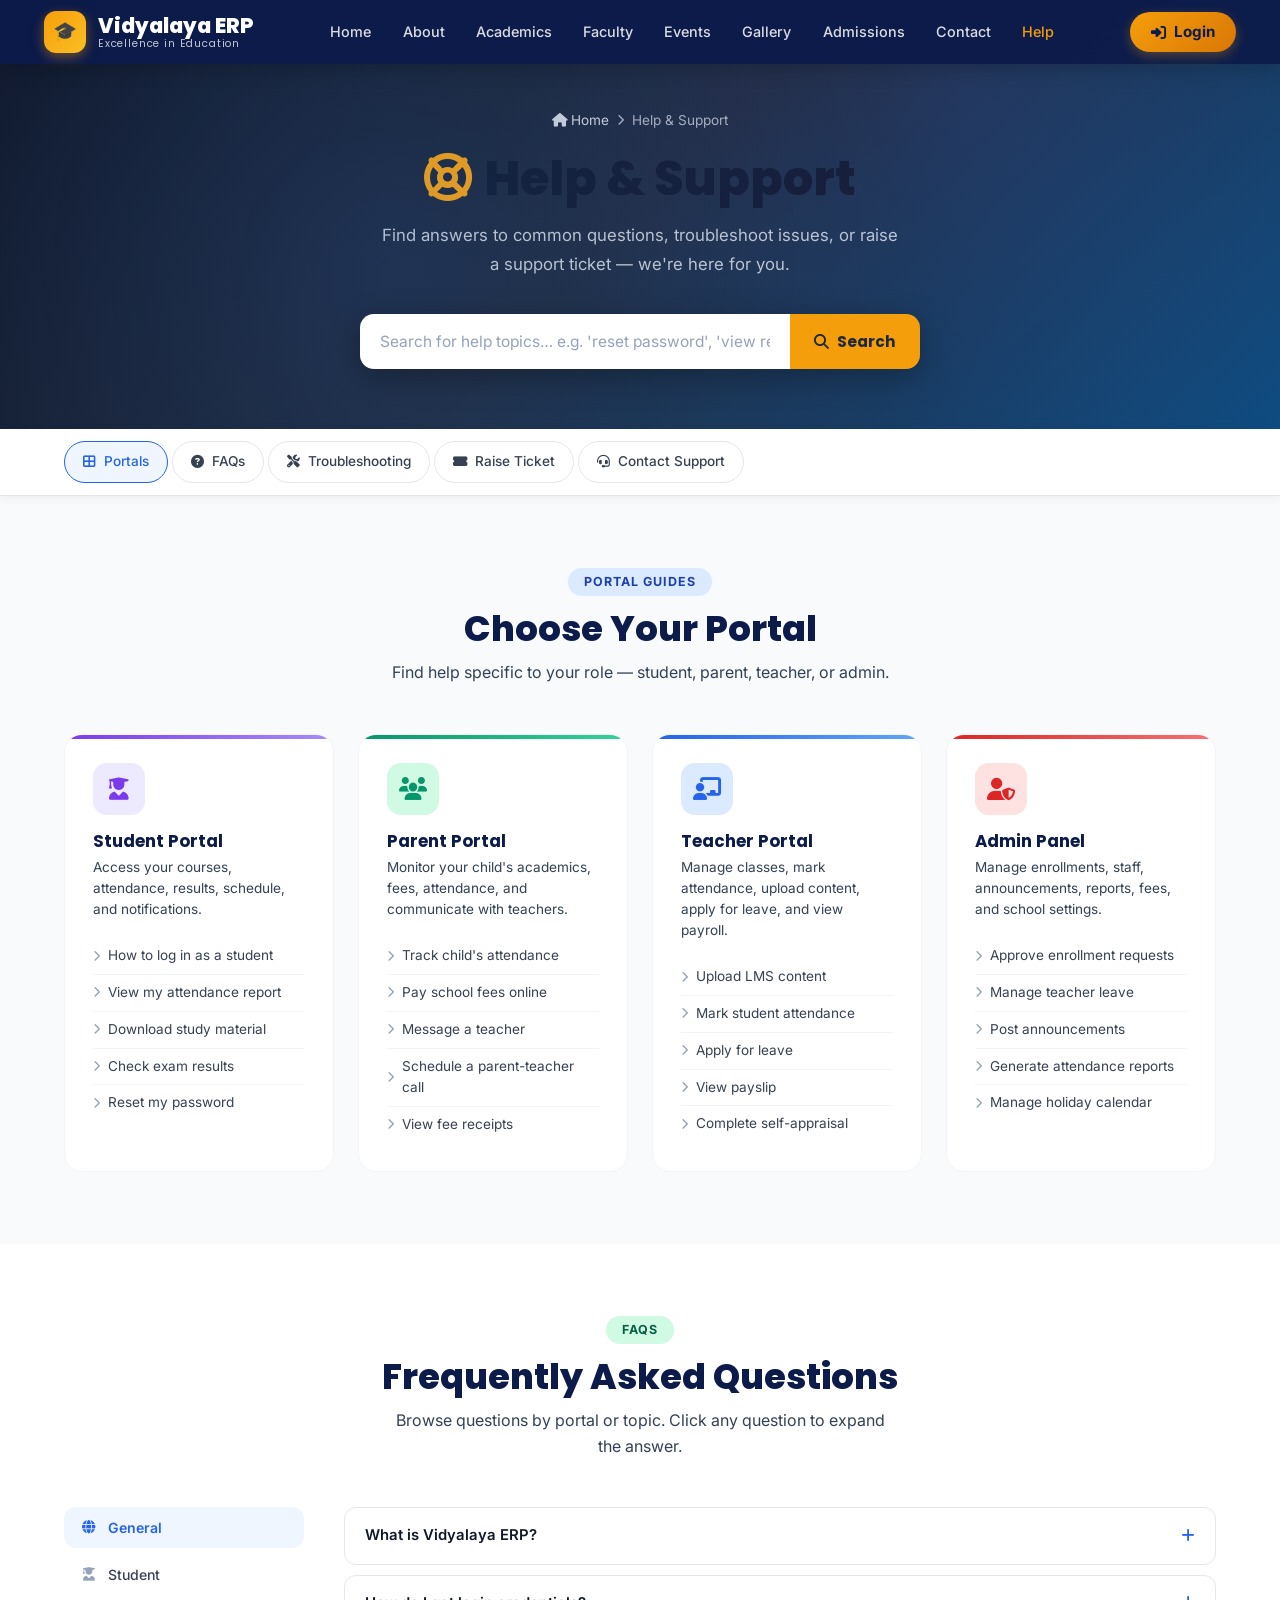
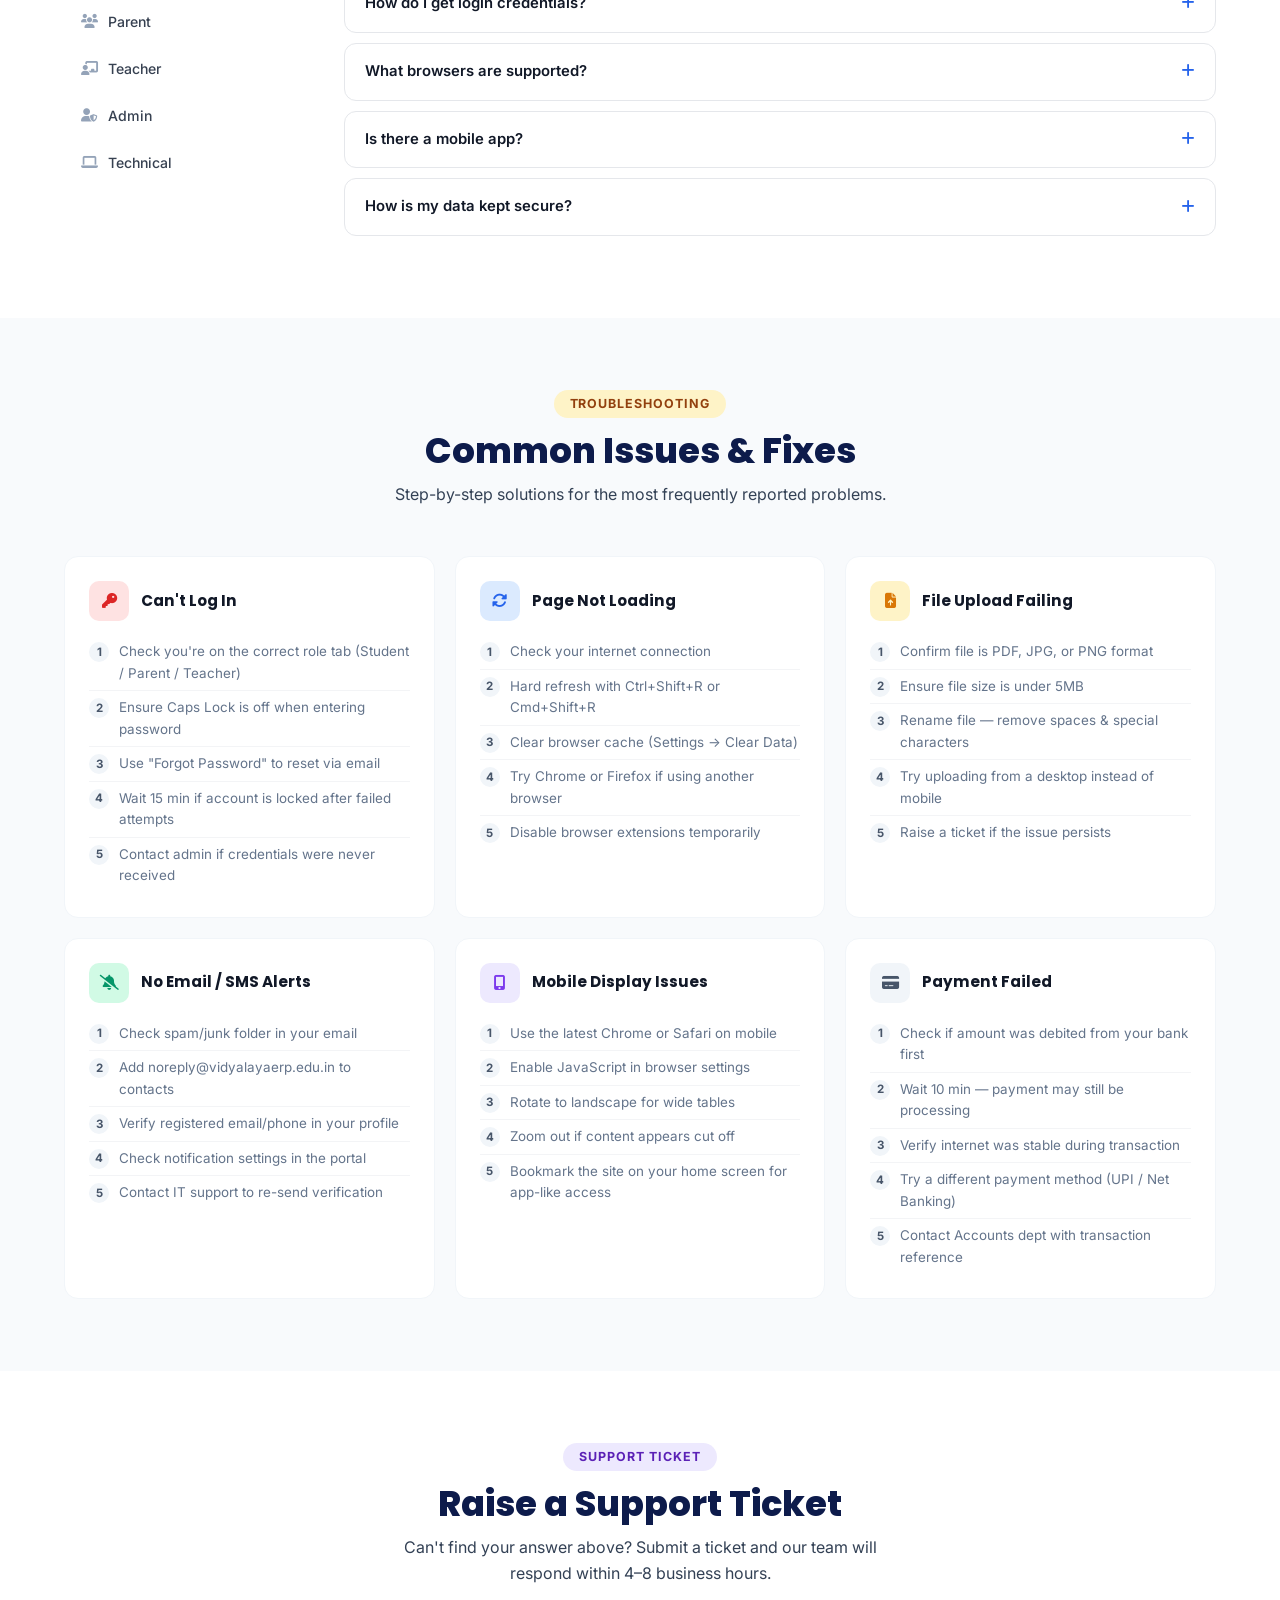
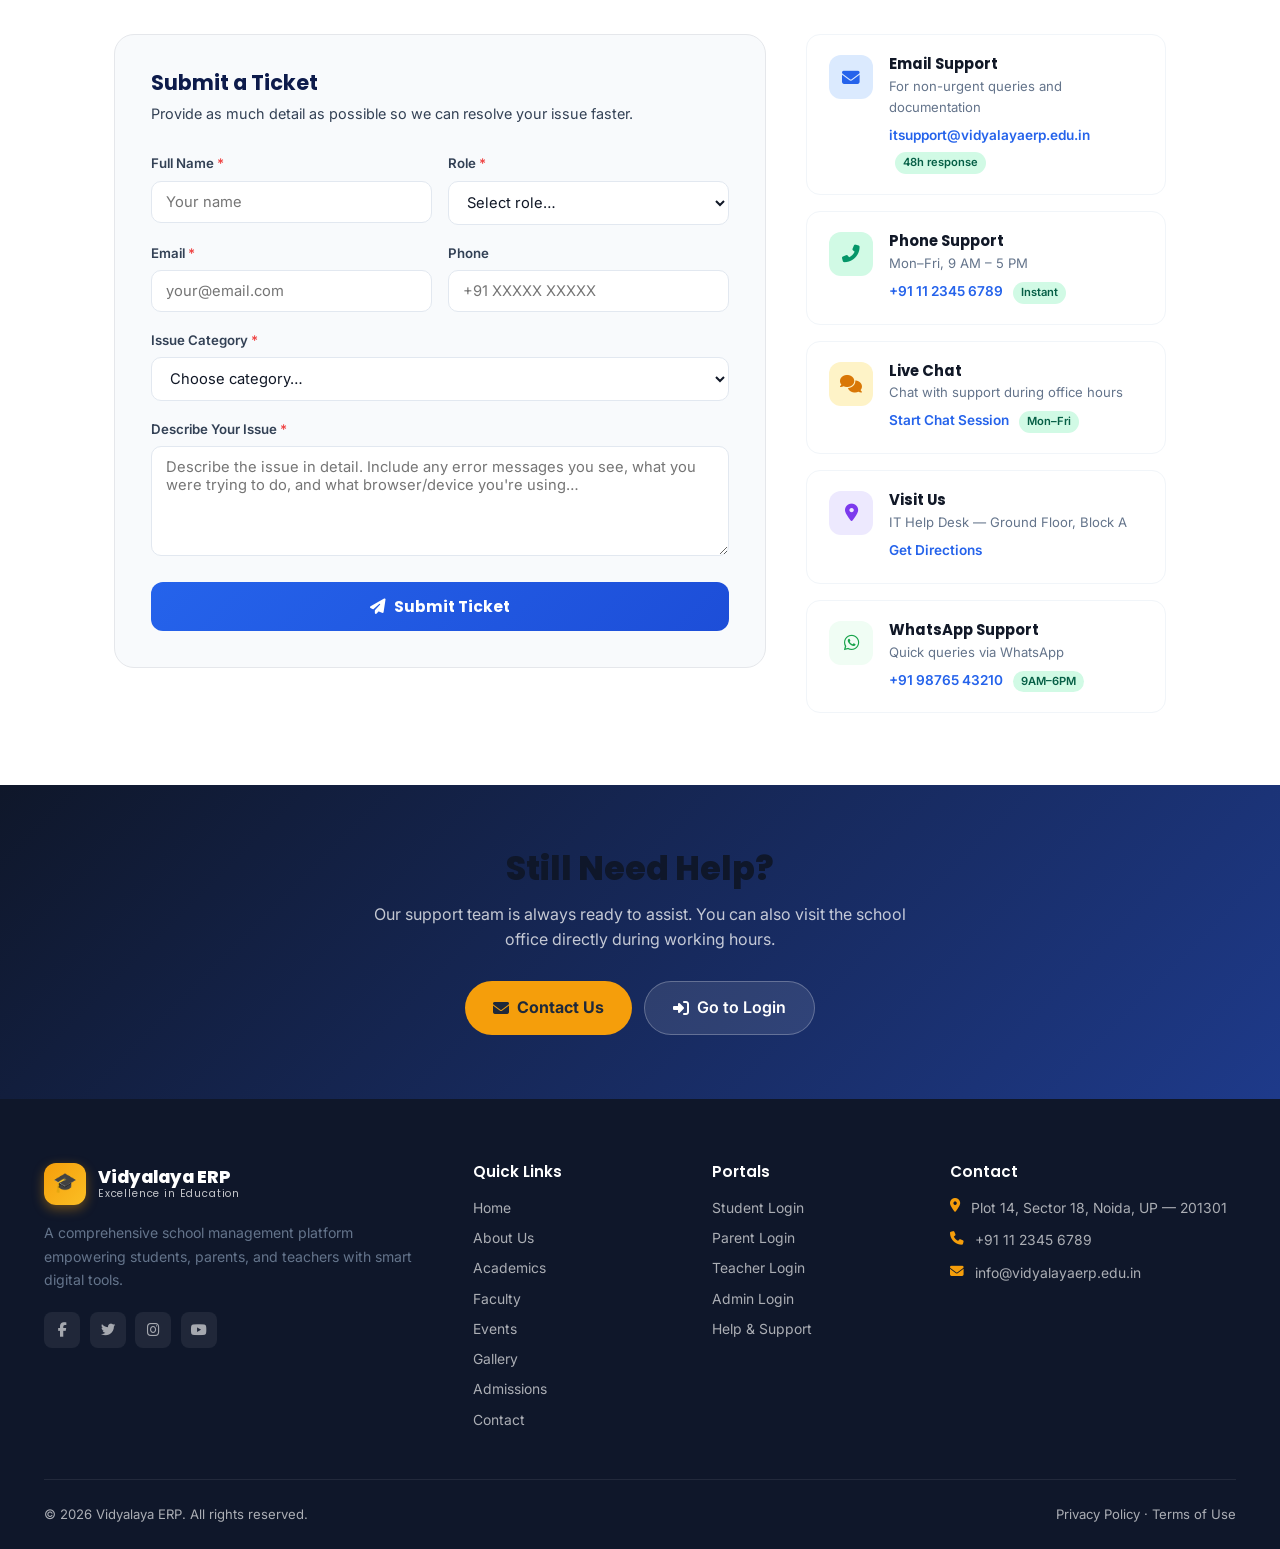
<file: help.html>
<!DOCTYPE html>
<html lang="en">
<head>
  <meta charset="UTF-8" />
  <meta name="viewport" content="width=device-width, initial-scale=1.0" />
  <title>Help & Support — Vidyalaya ERP</title>
  <link rel="preconnect" href="https://fonts.googleapis.com" />
  <link href="https://fonts.googleapis.com/css2?family=Poppins:wght@400;500;600;700;800&family=Inter:wght@400;500;600&display=swap" rel="stylesheet" />
  <link rel="stylesheet" href="https://cdnjs.cloudflare.com/ajax/libs/font-awesome/6.5.0/css/all.min.css" />
  <link rel="stylesheet" href="css/style.css" />
  <style>
    /* ===== HELP PAGE ===== */

    /* Hero */
    .help-hero {
      background: linear-gradient(135deg, #0f172a 0%, #1e293b 50%, #0f4c81 100%);
      padding: 110px 0 60px;
      text-align: center;
      color: #fff;
      position: relative;
      overflow: hidden;
    }
    .help-hero::before {
      content: '';
      position: absolute; inset: 0;
      background: radial-gradient(circle at 30% 60%, rgba(59,130,246,.15) 0%, transparent 55%),
                  radial-gradient(circle at 75% 20%, rgba(99,102,241,.12) 0%, transparent 45%);
    }
    .help-hero .breadcrumb {
      display: flex; align-items: center; justify-content: center;
      gap: 8px; font-size: .85rem; color: rgba(255,255,255,.65); margin-bottom: 18px;
    }
    .help-hero .breadcrumb a { color: rgba(255,255,255,.8); text-decoration: none; }
    .help-hero .breadcrumb a:hover { color: #fff; }
    .help-hero h1 {
      font-family: var(--font-heading);
      font-size: clamp(2rem, 5vw, 3rem); font-weight: 800; margin: 0 0 14px;
    }
    .help-hero p {
      font-size: 1.05rem; color: rgba(255,255,255,.75);
      max-width: 520px; margin: 0 auto 36px; line-height: 1.7;
    }

    /* Search bar */
    .help-search {
      max-width: 560px; margin: 0 auto;
      display: flex; gap: 0;
      border-radius: 14px; overflow: hidden;
      box-shadow: 0 8px 32px rgba(0,0,0,.3);
      position: relative; z-index: 1;
    }
    .help-search input {
      flex: 1; padding: 16px 20px;
      border: none; outline: none;
      font-family: var(--font-body); font-size: .97rem;
      background: #fff; color: #111827;
    }
    .help-search input::placeholder { color: #94a3b8; }
    .help-search button {
      padding: 16px 24px;
      background: #f59e0b; color: #1e293b;
      border: none; cursor: pointer;
      font-family: var(--font-heading); font-weight: 700; font-size: .95rem;
      display: flex; align-items: center; gap: 8px;
      transition: background .2s;
    }
    .help-search button:hover { background: #d97706; }

    /* Quick links bar */
    .quick-nav {
      background: #fff;
      border-bottom: 1px solid #e5e7eb;
      padding: 0;
      position: sticky; top: 0; z-index: 90;
      box-shadow: 0 2px 10px rgba(0,0,0,.06);
    }
    .quick-nav-inner {
      max-width: 1200px; margin: 0 auto; padding: 0 24px;
      display: flex; gap: 4px; overflow-x: auto;
      scrollbar-width: none; padding-top: 12px; padding-bottom: 12px;
    }
    .quick-nav-inner::-webkit-scrollbar { display: none; }
    .qnav-btn {
      display: flex; align-items: center; gap: 8px;
      padding: 9px 18px; border-radius: 50px;
      border: 1.5px solid #e5e7eb; background: #fff;
      font-size: .85rem; font-weight: 500; color: #374151;
      cursor: pointer; white-space: nowrap; text-decoration: none;
      transition: all .2s; flex-shrink: 0;
    }
    .qnav-btn:hover, .qnav-btn.active {
      border-color: #2563eb; color: #2563eb; background: #eff6ff;
    }
    .qnav-btn i { font-size: .8rem; }

    /* Portal Cards */
    .portal-section {
      padding: 72px 0;
      background: #f8fafc;
    }
    .portal-section .container {
      max-width: 1200px; margin: 0 auto; padding: 0 24px;
    }
    .section-hdr {
      text-align: center; margin-bottom: 48px;
    }
    .section-hdr .tag {
      display: inline-block; padding: 4px 16px;
      background: #dbeafe; color: #1e40af;
      border-radius: 20px; font-size: .78rem; font-weight: 700;
      text-transform: uppercase; letter-spacing: .08em; margin-bottom: 12px;
    }
    .section-hdr h2 {
      font-family: var(--font-heading);
      font-size: clamp(1.6rem, 3.5vw, 2.2rem); font-weight: 800;
      color: var(--primary); margin: 0 0 10px;
    }
    .section-hdr p { color: var(--text-muted); max-width: 500px; margin: 0 auto; }

    .portal-cards {
      display: grid;
      grid-template-columns: repeat(auto-fit, minmax(260px, 1fr));
      gap: 24px;
    }
    .portal-card-help {
      background: #fff; border-radius: 18px;
      padding: 28px; border: 1.5px solid #f1f5f9;
      transition: transform .25s, box-shadow .25s;
      position: relative; overflow: hidden;
    }
    .portal-card-help::before {
      content: ''; position: absolute;
      top: 0; left: 0; right: 0; height: 4px;
    }
    .portal-card-help:hover { transform: translateY(-5px); box-shadow: 0 16px 40px rgba(0,0,0,.09); }
    .portal-card-help.student::before  { background: linear-gradient(90deg, #7c3aed, #a78bfa); }
    .portal-card-help.parent::before   { background: linear-gradient(90deg, #059669, #34d399); }
    .portal-card-help.teacher::before  { background: linear-gradient(90deg, #2563eb, #60a5fa); }
    .portal-card-help.admin::before    { background: linear-gradient(90deg, #dc2626, #f87171); }

    .portal-card-help .pc-icon {
      width: 52px; height: 52px; border-radius: 14px;
      display: flex; align-items: center; justify-content: center;
      font-size: 1.4rem; margin-bottom: 16px;
    }
    .portal-card-help.student .pc-icon  { background: #ede9fe; color: #7c3aed; }
    .portal-card-help.parent .pc-icon   { background: #d1fae5; color: #059669; }
    .portal-card-help.teacher .pc-icon  { background: #dbeafe; color: #2563eb; }
    .portal-card-help.admin .pc-icon    { background: #fee2e2; color: #dc2626; }

    .portal-card-help h3 {
      font-family: var(--font-heading); font-size: 1.05rem; font-weight: 700;
      color: var(--primary); margin: 0 0 6px;
    }
    .portal-card-help p {
      font-size: .85rem; color: var(--text-muted);
      line-height: 1.55; margin: 0 0 18px;
    }
    .pc-links { list-style: none; padding: 0; margin: 0; }
    .pc-links li a {
      display: flex; align-items: center; gap: 8px;
      font-size: .85rem; color: #374151;
      padding: 7px 0; border-bottom: 1px solid #f3f4f6;
      text-decoration: none; transition: color .2s;
    }
    .pc-links li:last-child a { border-bottom: none; }
    .pc-links li a:hover { color: #2563eb; }
    .pc-links li a i { font-size: .7rem; color: #94a3b8; }

    /* FAQ Section */
    .faq-section {
      padding: 72px 0;
      background: #fff;
    }
    .faq-section .container {
      max-width: 1200px; margin: 0 auto; padding: 0 24px;
    }
    .faq-layout {
      display: grid; grid-template-columns: 240px 1fr; gap: 40px; margin-top: 48px;
    }

    /* FAQ Tabs */
    .faq-tabs { display: flex; flex-direction: column; gap: 6px; }
    .faq-tab {
      display: flex; align-items: center; gap: 10px;
      padding: 12px 16px; border-radius: 12px;
      cursor: pointer; font-size: .88rem; font-weight: 500; color: #374151;
      border: none; background: transparent; text-align: left;
      transition: background .2s, color .2s;
    }
    .faq-tab i { width: 18px; text-align: center; font-size: .85rem; color: #94a3b8; }
    .faq-tab:hover { background: #f1f5f9; }
    .faq-tab.active { background: #eff6ff; color: #2563eb; font-weight: 600; }
    .faq-tab.active i { color: #2563eb; }

    /* FAQ Panels */
    .faq-panel { display: none; }
    .faq-panel.active { display: block; }
    .faq-item {
      border: 1.5px solid #e5e7eb; border-radius: 12px;
      margin-bottom: 10px; overflow: hidden;
    }
    .faq-q {
      display: flex; align-items: center; justify-content: space-between;
      padding: 16px 20px; cursor: pointer;
      font-weight: 600; font-size: .93rem; color: #111827;
      user-select: none; transition: background .2s;
    }
    .faq-q:hover { background: #f8fafc; }
    .faq-q .fq-icon { color: #2563eb; transition: transform .3s; flex-shrink: 0; margin-left: 12px; }
    .faq-item.open .faq-q { background: #eff6ff; }
    .faq-item.open .faq-q .fq-icon { transform: rotate(45deg); }
    .faq-a { max-height: 0; overflow: hidden; transition: max-height .35s ease; }
    .faq-a-inner {
      padding: 0 20px 16px;
      font-size: .88rem; color: #64748b; line-height: 1.75;
    }
    .faq-a-inner a { color: #2563eb; text-decoration: none; }
    .faq-a-inner a:hover { text-decoration: underline; }
    .faq-a-inner ul { padding-left: 18px; margin: 8px 0; }
    .faq-a-inner ul li { margin-bottom: 4px; }
    .faq-item.open .faq-a { max-height: 400px; }

    /* Troubleshooting */
    .trouble-section {
      padding: 72px 0; background: #f8fafc;
    }
    .trouble-section .container {
      max-width: 1200px; margin: 0 auto; padding: 0 24px;
    }
    .trouble-grid {
      display: grid; grid-template-columns: repeat(auto-fit, minmax(280px, 1fr));
      gap: 20px; margin-top: 48px;
    }
    .trouble-card {
      background: #fff; border-radius: 14px; padding: 24px;
      border: 1.5px solid #f1f5f9;
      transition: box-shadow .2s;
    }
    .trouble-card:hover { box-shadow: 0 8px 24px rgba(0,0,0,.07); }
    .trouble-card .tc-head {
      display: flex; align-items: center; gap: 12px; margin-bottom: 14px;
    }
    .trouble-card .tc-icon {
      width: 40px; height: 40px; border-radius: 10px;
      display: flex; align-items: center; justify-content: center;
      font-size: .95rem; flex-shrink: 0;
    }
    .trouble-card .tc-icon.red   { background: #fee2e2; color: #dc2626; }
    .trouble-card .tc-icon.blue  { background: #dbeafe; color: #2563eb; }
    .trouble-card .tc-icon.amber { background: #fef3c7; color: #d97706; }
    .trouble-card .tc-icon.green { background: #d1fae5; color: #059669; }
    .trouble-card .tc-icon.purple{ background: #ede9fe; color: #7c3aed; }
    .trouble-card .tc-icon.slate { background: #f1f5f9; color: #475569; }
    .trouble-card h4 {
      font-family: var(--font-heading); font-size: .95rem;
      font-weight: 700; color: #111827; margin: 0;
    }
    .trouble-steps { list-style: none; padding: 0; margin: 0; counter-reset: step; }
    .trouble-steps li {
      display: flex; gap: 10px; font-size: .84rem;
      color: #64748b; padding: 6px 0; border-bottom: 1px solid #f3f4f6;
      counter-increment: step;
    }
    .trouble-steps li:last-child { border-bottom: none; }
    .trouble-steps li::before {
      content: counter(step);
      width: 20px; height: 20px; border-radius: 50%;
      background: #f1f5f9; color: #475569;
      font-size: .72rem; font-weight: 700;
      display: flex; align-items: center; justify-content: center;
      flex-shrink: 0; margin-top: 1px;
    }

    /* Support Ticket */
    .ticket-section {
      padding: 72px 0; background: #fff;
    }
    .ticket-section .container {
      max-width: 1100px; margin: 0 auto; padding: 0 24px;
    }
    .ticket-layout {
      display: grid; grid-template-columns: 1fr 360px; gap: 40px;
      margin-top: 48px; align-items: start;
    }
    .ticket-form-card {
      background: #f8fafc; border-radius: 20px; padding: 36px;
      border: 1.5px solid #e5e7eb;
    }
    .ticket-form-card h3 {
      font-family: var(--font-heading); font-size: 1.3rem;
      font-weight: 700; color: var(--primary); margin: 0 0 6px;
    }
    .ticket-form-card .sub { color: var(--text-muted); font-size: .9rem; margin: 0 0 28px; }
    .tf-group { margin-bottom: 18px; }
    .tf-group label {
      display: block; font-size: .83rem; font-weight: 600;
      color: #334155; margin-bottom: 6px;
    }
    .tf-group label span { color: #ef4444; }
    .tf-group input,
    .tf-group select,
    .tf-group textarea {
      width: 100%; padding: 11px 14px;
      border: 1.5px solid #e2e8f0; border-radius: 10px;
      font-family: var(--font-body); font-size: .92rem; color: #111827;
      background: #fff; outline: none;
      transition: border-color .2s, box-shadow .2s;
    }
    .tf-group input:focus,
    .tf-group select:focus,
    .tf-group textarea:focus {
      border-color: #2563eb;
      box-shadow: 0 0 0 3px rgba(37,99,235,.1);
    }
    .tf-group textarea { resize: vertical; min-height: 110px; }
    .tf-row { display: grid; grid-template-columns: 1fr 1fr; gap: 16px; }
    .ticket-submit {
      width: 100%; padding: 13px;
      background: linear-gradient(135deg, #2563eb, #1d4ed8);
      color: #fff; border: none; border-radius: 12px;
      font-family: var(--font-heading); font-size: .97rem; font-weight: 700;
      cursor: pointer; display: flex; align-items: center; justify-content: center;
      gap: 8px; transition: transform .2s, box-shadow .2s;
    }
    .ticket-submit:hover { transform: translateY(-2px); box-shadow: 0 8px 24px rgba(37,99,235,.35); }
    .ticket-success {
      display: none; text-align: center; padding: 32px;
    }
    .ticket-success .ts-icon {
      width: 68px; height: 68px; background: #dbeafe;
      border-radius: 50%; display: flex; align-items: center;
      justify-content: center; font-size: 1.8rem; color: #2563eb;
      margin: 0 auto 16px;
    }
    .ticket-success h3 { font-family: var(--font-heading); color: var(--primary); margin: 0 0 8px; }
    .ticket-success p { color: var(--text-muted); font-size: .9rem; margin: 0; }

    /* Contact channels */
    .contact-channels { display: flex; flex-direction: column; gap: 16px; }
    .channel-card {
      background: #fff; border-radius: 14px; padding: 20px 22px;
      border: 1.5px solid #f1f5f9; display: flex; gap: 16px; align-items: flex-start;
      transition: box-shadow .2s;
    }
    .channel-card:hover { box-shadow: 0 6px 20px rgba(0,0,0,.06); }
    .ch-icon {
      width: 44px; height: 44px; border-radius: 12px;
      display: flex; align-items: center; justify-content: center;
      font-size: 1.1rem; flex-shrink: 0;
    }
    .ch-icon.blue   { background: #dbeafe; color: #2563eb; }
    .ch-icon.green  { background: #d1fae5; color: #059669; }
    .ch-icon.amber  { background: #fef3c7; color: #d97706; }
    .ch-icon.purple { background: #ede9fe; color: #7c3aed; }
    .ch-body h4 {
      font-family: var(--font-heading); font-size: .93rem;
      font-weight: 700; color: #111827; margin: 0 0 3px;
    }
    .ch-body p { font-size: .82rem; color: #64748b; margin: 0 0 4px; }
    .ch-body a { font-size: .85rem; font-weight: 600; color: #2563eb; text-decoration: none; }
    .ch-body a:hover { text-decoration: underline; }
    .ch-badge {
      display: inline-block; padding: 2px 8px;
      background: #d1fae5; color: #065f46;
      border-radius: 20px; font-size: .7rem; font-weight: 600; margin-left: 6px;
    }

    /* CTA */
    .help-cta {
      background: linear-gradient(135deg, #0f172a, #1e3a8a);
      padding: 64px 0; text-align: center; color: #fff;
    }
    .help-cta .container { max-width: 620px; margin: 0 auto; padding: 0 24px; }
    .help-cta h2 {
      font-family: var(--font-heading);
      font-size: clamp(1.6rem, 3.5vw, 2.1rem); font-weight: 800; margin: 0 0 12px;
    }
    .help-cta p { color: rgba(255,255,255,.75); margin: 0 0 28px; }
    .help-cta .cta-row { display: flex; gap: 12px; justify-content: center; flex-wrap: wrap; }
    .help-cta .btn-gold {
      padding: 13px 28px; background: #f59e0b; color: #1e293b;
      border-radius: 50px; font-weight: 700; text-decoration: none;
      display: flex; align-items: center; gap: 8px;
      transition: transform .2s, box-shadow .2s;
    }
    .help-cta .btn-gold:hover { transform: translateY(-2px); box-shadow: 0 8px 24px rgba(245,158,11,.35); }
    .help-cta .btn-ghost {
      padding: 13px 28px; background: rgba(255,255,255,.1);
      color: #fff; border-radius: 50px; font-weight: 600; text-decoration: none;
      border: 1.5px solid rgba(255,255,255,.25);
      display: flex; align-items: center; gap: 8px;
      transition: background .2s, transform .2s;
    }
    .help-cta .btn-ghost:hover { background: rgba(255,255,255,.18); transform: translateY(-2px); }

    @media (max-width: 900px) {
      .faq-layout { grid-template-columns: 1fr; }
      .faq-tabs { flex-direction: row; flex-wrap: wrap; gap: 6px; }
      .faq-tab { padding: 8px 14px; }
      .ticket-layout { grid-template-columns: 1fr; }
    }
    @media (max-width: 600px) {
      .tf-row { grid-template-columns: 1fr; }
    }
  </style>
</head>
<body>

<!-- ===== NAVBAR ===== -->
<nav class="navbar scrolled" id="navbar">
  <div class="container">
    <div class="navbar-inner">
      <a href="index.html" class="navbar-logo">
        <div class="logo-icon">🎓</div>
        <div class="logo-text">Vidyalaya ERP<span>Excellence in Education</span></div>
      </a>
      <ul class="nav-links" id="navLinks">
        <li><a href="index.html">Home</a></li>
        <li><a href="about.html">About</a></li>
        <li><a href="academics.html">Academics</a></li>
        <li><a href="faculty.html">Faculty</a></li>
        <li><a href="events.html">Events</a></li>
        <li><a href="gallery.html">Gallery</a></li>
        <li><a href="admissions.html">Admissions</a></li>
        <li><a href="contact.html">Contact</a></li>
        <li><a href="help.html" class="active">Help</a></li>
      </ul>
      <div class="nav-actions">
        <a href="login.html" class="btn btn-primary nav-login"><i class="fas fa-sign-in-alt"></i> Login</a>
        <div class="hamburger" id="hamburger" onclick="toggleMenu()"><span></span><span></span><span></span></div>
      </div>
    </div>
  </div>
</nav>

<!-- ===== HERO ===== -->
<section class="help-hero">
  <div class="breadcrumb">
    <a href="index.html"><i class="fas fa-home"></i> Home</a>
    <i class="fas fa-chevron-right" style="font-size:.7rem"></i>
    <span>Help & Support</span>
  </div>
  <h1><i class="fas fa-life-ring" style="color:#f59e0b;margin-right:12px"></i>Help & Support</h1>
  <p>Find answers to common questions, troubleshoot issues, or raise a support ticket — we're here for you.</p>
  <div class="help-search">
    <input type="text" id="searchInput" placeholder="Search for help topics… e.g. 'reset password', 'view results'" />
    <button onclick="searchHelp()"><i class="fas fa-search"></i> Search</button>
  </div>
</section>

<!-- ===== QUICK NAV ===== -->
<div class="quick-nav">
  <div class="quick-nav-inner">
    <a class="qnav-btn active" href="#portals"><i class="fas fa-th-large"></i> Portals</a>
    <a class="qnav-btn" href="#faq"><i class="fas fa-question-circle"></i> FAQs</a>
    <a class="qnav-btn" href="#troubleshoot"><i class="fas fa-tools"></i> Troubleshooting</a>
    <a class="qnav-btn" href="#ticket"><i class="fas fa-ticket-alt"></i> Raise Ticket</a>
    <a class="qnav-btn" href="#contact-channels"><i class="fas fa-headset"></i> Contact Support</a>
  </div>
</div>

<!-- ===== PORTAL GUIDES ===== -->
<section class="portal-section" id="portals">
  <div class="container">
    <div class="section-hdr">
      <div class="tag">Portal Guides</div>
      <h2>Choose Your Portal</h2>
      <p>Find help specific to your role — student, parent, teacher, or admin.</p>
    </div>
    <div class="portal-cards">

      <div class="portal-card-help student reveal">
        <div class="pc-icon"><i class="fas fa-user-graduate"></i></div>
        <h3>Student Portal</h3>
        <p>Access your courses, attendance, results, schedule, and notifications.</p>
        <ul class="pc-links">
          <li><a href="#faq" onclick="switchTab('student')"><i class="fas fa-chevron-right"></i> How to log in as a student</a></li>
          <li><a href="#faq" onclick="switchTab('student')"><i class="fas fa-chevron-right"></i> View my attendance report</a></li>
          <li><a href="#faq" onclick="switchTab('student')"><i class="fas fa-chevron-right"></i> Download study material</a></li>
          <li><a href="#faq" onclick="switchTab('student')"><i class="fas fa-chevron-right"></i> Check exam results</a></li>
          <li><a href="#faq" onclick="switchTab('student')"><i class="fas fa-chevron-right"></i> Reset my password</a></li>
        </ul>
      </div>

      <div class="portal-card-help parent reveal">
        <div class="pc-icon"><i class="fas fa-users"></i></div>
        <h3>Parent Portal</h3>
        <p>Monitor your child's academics, fees, attendance, and communicate with teachers.</p>
        <ul class="pc-links">
          <li><a href="#faq" onclick="switchTab('parent')"><i class="fas fa-chevron-right"></i> Track child's attendance</a></li>
          <li><a href="#faq" onclick="switchTab('parent')"><i class="fas fa-chevron-right"></i> Pay school fees online</a></li>
          <li><a href="#faq" onclick="switchTab('parent')"><i class="fas fa-chevron-right"></i> Message a teacher</a></li>
          <li><a href="#faq" onclick="switchTab('parent')"><i class="fas fa-chevron-right"></i> Schedule a parent-teacher call</a></li>
          <li><a href="#faq" onclick="switchTab('parent')"><i class="fas fa-chevron-right"></i> View fee receipts</a></li>
        </ul>
      </div>

      <div class="portal-card-help teacher reveal">
        <div class="pc-icon"><i class="fas fa-chalkboard-teacher"></i></div>
        <h3>Teacher Portal</h3>
        <p>Manage classes, mark attendance, upload content, apply for leave, and view payroll.</p>
        <ul class="pc-links">
          <li><a href="#faq" onclick="switchTab('teacher')"><i class="fas fa-chevron-right"></i> Upload LMS content</a></li>
          <li><a href="#faq" onclick="switchTab('teacher')"><i class="fas fa-chevron-right"></i> Mark student attendance</a></li>
          <li><a href="#faq" onclick="switchTab('teacher')"><i class="fas fa-chevron-right"></i> Apply for leave</a></li>
          <li><a href="#faq" onclick="switchTab('teacher')"><i class="fas fa-chevron-right"></i> View payslip</a></li>
          <li><a href="#faq" onclick="switchTab('teacher')"><i class="fas fa-chevron-right"></i> Complete self-appraisal</a></li>
        </ul>
      </div>

      <div class="portal-card-help admin reveal">
        <div class="pc-icon"><i class="fas fa-user-shield"></i></div>
        <h3>Admin Panel</h3>
        <p>Manage enrollments, staff, announcements, reports, fees, and school settings.</p>
        <ul class="pc-links">
          <li><a href="#faq" onclick="switchTab('admin')"><i class="fas fa-chevron-right"></i> Approve enrollment requests</a></li>
          <li><a href="#faq" onclick="switchTab('admin')"><i class="fas fa-chevron-right"></i> Manage teacher leave</a></li>
          <li><a href="#faq" onclick="switchTab('admin')"><i class="fas fa-chevron-right"></i> Post announcements</a></li>
          <li><a href="#faq" onclick="switchTab('admin')"><i class="fas fa-chevron-right"></i> Generate attendance reports</a></li>
          <li><a href="#faq" onclick="switchTab('admin')"><i class="fas fa-chevron-right"></i> Manage holiday calendar</a></li>
        </ul>
      </div>

    </div>
  </div>
</section>

<!-- ===== FAQ ===== -->
<section class="faq-section" id="faq">
  <div class="container">
    <div class="section-hdr">
      <div class="tag" style="background:#d1fae5;color:#065f46;">FAQs</div>
      <h2>Frequently Asked Questions</h2>
      <p>Browse questions by portal or topic. Click any question to expand the answer.</p>
    </div>
    <div class="faq-layout">

      <!-- Tab Sidebar -->
      <div class="faq-tabs">
        <button class="faq-tab active" id="tab-general" onclick="switchTab('general')"><i class="fas fa-globe"></i> General</button>
        <button class="faq-tab" id="tab-student" onclick="switchTab('student')"><i class="fas fa-user-graduate"></i> Student</button>
        <button class="faq-tab" id="tab-parent" onclick="switchTab('parent')"><i class="fas fa-users"></i> Parent</button>
        <button class="faq-tab" id="tab-teacher" onclick="switchTab('teacher')"><i class="fas fa-chalkboard-teacher"></i> Teacher</button>
        <button class="faq-tab" id="tab-admin" onclick="switchTab('admin')"><i class="fas fa-user-shield"></i> Admin</button>
        <button class="faq-tab" id="tab-technical" onclick="switchTab('technical')"><i class="fas fa-laptop"></i> Technical</button>
      </div>

      <!-- FAQ Panels -->
      <div>
        <!-- General -->
        <div class="faq-panel active" id="panel-general">
          <div class="faq-item"><div class="faq-q" onclick="toggleFaq(this)">What is Vidyalaya ERP? <i class="fas fa-plus fq-icon"></i></div><div class="faq-a"><div class="faq-a-inner">Vidyalaya ERP is a comprehensive School Management System that digitises daily school operations — attendance, results, fee management, communication, LMS, HR, payroll, and more. It provides dedicated portals for students, parents, teachers, and admins.</div></div></div>

          <div class="faq-item"><div class="faq-q" onclick="toggleFaq(this)">How do I get login credentials? <i class="fas fa-plus fq-icon"></i></div><div class="faq-a"><div class="faq-a-inner">Login credentials are issued by the school administration:<ul><li><strong>Students & Parents</strong> — credentials are shared via registered email/SMS at the time of admission.</li><li><strong>Teachers & Staff</strong> — credentials are provided by the HR department on joining.</li></ul>If you haven't received credentials, contact the school office or raise a support ticket below.</div></div></div>

          <div class="faq-item"><div class="faq-q" onclick="toggleFaq(this)">What browsers are supported? <i class="fas fa-plus fq-icon"></i></div><div class="faq-a"><div class="faq-a-inner">Vidyalaya ERP works best on Google Chrome (v90+), Mozilla Firefox (v85+), Microsoft Edge, and Safari (v14+). Internet Explorer is not supported. We recommend keeping your browser updated for the best experience.</div></div></div>

          <div class="faq-item"><div class="faq-q" onclick="toggleFaq(this)">Is there a mobile app? <i class="fas fa-plus fq-icon"></i></div><div class="faq-a"><div class="faq-a-inner">The web portal is fully responsive and works well on smartphones and tablets. A dedicated Android and iOS app is currently under development and will be available soon. You can bookmark the portal on your home screen for quick access.</div></div></div>

          <div class="faq-item"><div class="faq-q" onclick="toggleFaq(this)">How is my data kept secure? <i class="fas fa-plus fq-icon"></i></div><div class="faq-a"><div class="faq-a-inner">All data is encrypted in transit (HTTPS/TLS) and at rest. Passwords are hashed using industry-standard algorithms. We follow DPDP (Digital Personal Data Protection) Act guidelines. Role-based access control ensures users only see data they are authorised to view.</div></div></div>
        </div>

        <!-- Student -->
        <div class="faq-panel" id="panel-student">
          <div class="faq-item"><div class="faq-q" onclick="toggleFaq(this)">How do I log in to the Student Portal? <i class="fas fa-plus fq-icon"></i></div><div class="faq-a"><div class="faq-a-inner">Go to the <a href="login.html">Login page</a> and select the <strong>Student</strong> tab. Enter your Student ID (shared at admission) and your password. If you haven't received credentials, contact your class teacher or the admin office.</div></div></div>

          <div class="faq-item"><div class="faq-q" onclick="toggleFaq(this)">Where can I see my attendance? <i class="fas fa-plus fq-icon"></i></div><div class="faq-a"><div class="faq-a-inner">After logging in, click <strong>Attendance</strong> in the left sidebar. You'll see a monthly calendar view with colour-coded days (green = present, red = absent, yellow = late), along with your overall attendance percentage per subject.</div></div></div>

          <div class="faq-item"><div class="faq-q" onclick="toggleFaq(this)">How do I download study material? <i class="fas fa-plus fq-icon"></i></div><div class="faq-a"><div class="faq-a-inner">Go to <strong>My Courses</strong> in the sidebar. Click on any subject card to open it. You'll find PDFs, notes, videos, and assignments uploaded by your teacher. Click the download icon next to any file to save it.</div></div></div>

          <div class="faq-item"><div class="faq-q" onclick="toggleFaq(this)">How do I check my exam results? <i class="fas fa-plus fq-icon"></i></div><div class="faq-a"><div class="faq-a-inner">Results are published in the <strong>Results</strong> section of your dashboard once your teacher or admin makes them available. You can view marks, grades, and rank for each subject. Past results from previous terms are also accessible.</div></div></div>

          <div class="faq-item"><div class="faq-q" onclick="toggleFaq(this)">How do I reset my password? <i class="fas fa-plus fq-icon"></i></div><div class="faq-a"><div class="faq-a-inner">On the login page, click <strong>"Forgot Password?"</strong> and enter your registered email address. A reset link will be sent to your email. If you don't receive it within 5 minutes, check your spam folder or contact the school IT support at <a href="mailto:itsupport@vidyalayaerp.edu.in">itsupport@vidyalayaerp.edu.in</a>.</div></div></div>
        </div>

        <!-- Parent -->
        <div class="faq-panel" id="panel-parent">
          <div class="faq-item"><div class="faq-q" onclick="toggleFaq(this)">How do I track my child's attendance? <i class="fas fa-plus fq-icon"></i></div><div class="faq-a"><div class="faq-a-inner">Log in to the <strong>Parent Portal</strong>, then navigate to the <strong>Attendance</strong> section. You'll see a weekly and monthly breakdown of your child's attendance, with subject-wise details. You'll also receive SMS/email alerts for each absence.</div></div></div>

          <div class="faq-item"><div class="faq-q" onclick="toggleFaq(this)">How do I pay school fees online? <i class="fas fa-plus fq-icon"></i></div><div class="faq-a"><div class="faq-a-inner">Go to the <strong>Fees</strong> section in the Parent Portal. You'll see all pending dues, due dates, and installment options. Click <strong>Pay Now</strong> and choose from UPI, Net Banking, or Credit/Debit card. A payment receipt is generated instantly and sent to your registered email.</div></div></div>

          <div class="faq-item"><div class="faq-q" onclick="toggleFaq(this)">How do I message my child's teacher? <i class="fas fa-plus fq-icon"></i></div><div class="faq-a"><div class="faq-a-inner">In the Parent Portal, go to <strong>Messages</strong>. Select the teacher from the dropdown list and type your message. For a more formal meeting, use the <strong>Schedule a Call</strong> feature to book a time slot that suits both parties.</div></div></div>

          <div class="faq-item"><div class="faq-q" onclick="toggleFaq(this)">Can I link multiple children to one parent account? <i class="fas fa-plus fq-icon"></i></div><div class="faq-a"><div class="faq-a-inner">Yes. If you have more than one child enrolled, the Parent Portal will show a child switcher at the top of the dashboard. Contact the admin office to link additional children to your parent account.</div></div></div>

          <div class="faq-item"><div class="faq-q" onclick="toggleFaq(this)">How do I download fee receipts? <i class="fas fa-plus fq-icon"></i></div><div class="faq-a"><div class="faq-a-inner">Go to <strong>Fees → Payment History</strong>. Each completed payment shows a <strong>Download Receipt</strong> button. Receipts are in PDF format and include the payment reference number, date, and amount.</div></div></div>
        </div>

        <!-- Teacher -->
        <div class="faq-panel" id="panel-teacher">
          <div class="faq-item"><div class="faq-q" onclick="toggleFaq(this)">How do I upload content to the LMS? <i class="fas fa-plus fq-icon"></i></div><div class="faq-a"><div class="faq-a-inner">In the Teacher Portal, go to <strong>LMS</strong> in the sidebar. Click <strong>Upload Content</strong>, select the subject and class, choose the file type (PDF, Video, Assignment, or Link), and click Upload. Students will be notified automatically.</div></div></div>

          <div class="faq-item"><div class="faq-q" onclick="toggleFaq(this)">How do I mark attendance for my class? <i class="fas fa-plus fq-icon"></i></div><div class="faq-a"><div class="faq-a-inner">Navigate to <strong>Attendance</strong> in your sidebar. Select the class and date. You'll see a list of all students — click <strong>P</strong> (Present), <strong>A</strong> (Absent), or <strong>L</strong> (Late) for each student. Use the <strong>Mark All Present</strong> button to speed up the process, then adjust individual records. Click <strong>Submit</strong> to save.</div></div></div>

          <div class="faq-item"><div class="faq-q" onclick="toggleFaq(this)">How do I apply for leave? <i class="fas fa-plus fq-icon"></i></div><div class="faq-a"><div class="faq-a-inner">Go to <strong>Leave</strong> in the Teacher Portal. Click <strong>Apply for Leave</strong>, fill in the leave type (Casual, Medical, etc.), select dates, and provide a reason. Your application will be submitted to the admin for approval. You'll receive a notification once it's approved or rejected.</div></div></div>

          <div class="faq-item"><div class="faq-q" onclick="toggleFaq(this)">Where can I view my payslip? <i class="fas fa-plus fq-icon"></i></div><div class="faq-a"><div class="faq-a-inner">Go to <strong>Payroll</strong> in the sidebar. You'll see your current month's salary breakdown (Basic, HRA, DA, Deductions, Net Pay) and a history of past payslips. Click <strong>Download PDF</strong> to save any payslip.</div></div></div>

          <div class="faq-item"><div class="faq-q" onclick="toggleFaq(this)">How do I complete my self-appraisal? <i class="fas fa-plus fq-icon"></i></div><div class="faq-a"><div class="faq-a-inner">Navigate to <strong>Appraisal</strong> in the sidebar during the appraisal window (typically April–May). Rate yourself on the displayed criteria using the star rating system and add self-comments. Submit before the deadline. Your admin will review and provide final ratings.</div></div></div>
        </div>

        <!-- Admin -->
        <div class="faq-panel" id="panel-admin">
          <div class="faq-item"><div class="faq-q" onclick="toggleFaq(this)">How do I approve new enrollment requests? <i class="fas fa-plus fq-icon"></i></div><div class="faq-a"><div class="faq-a-inner">In the Admin Panel, go to <strong>Enrollment Management</strong>. New applications appear with status "Pending". Click the application to review documents and details. Use the <strong>Approve</strong> or <strong>Reject</strong> button. Approved students will receive login credentials via email automatically.</div></div></div>

          <div class="faq-item"><div class="faq-q" onclick="toggleFaq(this)">How do I approve or reject teacher leave? <i class="fas fa-plus fq-icon"></i></div><div class="faq-a"><div class="faq-a-inner">Go to <strong>Leave Approvals</strong> in the Admin Panel. Pending leave requests are listed with the teacher name, leave type, dates, and reason. Click <strong>Approve</strong> or <strong>Reject</strong>. The teacher will be notified immediately via portal notification and email.</div></div></div>

          <div class="faq-item"><div class="faq-q" onclick="toggleFaq(this)">How do I post a school-wide announcement? <i class="fas fa-plus fq-icon"></i></div><div class="faq-a"><div class="faq-a-inner">Go to <strong>Announcements</strong> in the Admin Panel. Click <strong>New Announcement</strong>, write your title and message, select the target audience (All / Students / Parents / Teachers), and click <strong>Post</strong>. The announcement appears in all selected users' notification feeds immediately.</div></div></div>

          <div class="faq-item"><div class="faq-q" onclick="toggleFaq(this)">How do I generate attendance reports? <i class="fas fa-plus fq-icon"></i></div><div class="faq-a"><div class="faq-a-inner">Navigate to <strong>Attendance Reports</strong> under the Reports section. Select the class, date range, and report type (daily/monthly/subject-wise). Click <strong>Generate Report</strong>. Reports can be viewed on-screen or exported as Excel/PDF.</div></div></div>

          <div class="faq-item"><div class="faq-q" onclick="toggleFaq(this)">How do I add or edit the holiday calendar? <i class="fas fa-plus fq-icon"></i></div><div class="faq-a"><div class="faq-a-inner">Go to <strong>Holidays</strong> in the Admin Panel. Click <strong>Add Holiday</strong>, enter the date and occasion name, and save. Students, parents, and teachers will see the updated calendar in their respective dashboards. You can also bulk-import holidays via CSV.</div></div></div>
        </div>

        <!-- Technical -->
        <div class="faq-panel" id="panel-technical">
          <div class="faq-item"><div class="faq-q" onclick="toggleFaq(this)">The portal is not loading. What should I do? <i class="fas fa-plus fq-icon"></i></div><div class="faq-a"><div class="faq-a-inner"><ul><li>Try a hard refresh: <strong>Ctrl+Shift+R</strong> (Windows) or <strong>Cmd+Shift+R</strong> (Mac)</li><li>Clear browser cache and cookies</li><li>Try a different browser or incognito/private window</li><li>Check your internet connection</li><li>Disable browser extensions (especially ad blockers)</li></ul>If the issue persists, raise a ticket below.</div></div></div>

          <div class="faq-item"><div class="faq-q" onclick="toggleFaq(this)">I'm locked out after too many failed login attempts. <i class="fas fa-plus fq-icon"></i></div><div class="faq-a"><div class="faq-a-inner">Accounts are temporarily locked for 15 minutes after 5 consecutive failed login attempts. Wait 15 minutes and try again. If you don't remember your password, use the <strong>Forgot Password</strong> link on the login page. For immediate assistance, contact IT Support.</div></div></div>

          <div class="faq-item"><div class="faq-q" onclick="toggleFaq(this)">File upload is failing in the Documents section. <i class="fas fa-plus fq-icon"></i></div><div class="faq-a"><div class="faq-a-inner">Ensure your file: <ul><li>Is in an accepted format: PDF, JPG, JPEG, or PNG</li><li>Does not exceed 5MB in size</li><li>Has no special characters in the filename</li></ul>Try renaming the file to something simple (e.g. birth_cert.pdf) and upload again. If it still fails, try a different browser.</div></div></div>

          <div class="faq-item"><div class="faq-q" onclick="toggleFaq(this)">I'm not receiving email notifications. <i class="fas fa-plus fq-icon"></i></div><div class="faq-a"><div class="faq-a-inner">Check your spam/junk folder first. Emails are sent from <strong>noreply@vidyalayaerp.edu.in</strong> — add this to your contacts. If you're still not receiving emails, ensure the registered email address in your profile is correct. Contact IT support to re-verify your email.</div></div></div>
        </div>
      </div>
    </div>
  </div>
</section>

<!-- ===== TROUBLESHOOTING ===== -->
<section class="trouble-section" id="troubleshoot">
  <div class="container">
    <div class="section-hdr">
      <div class="tag" style="background:#fef3c7;color:#92400e;">Troubleshooting</div>
      <h2>Common Issues & Fixes</h2>
      <p>Step-by-step solutions for the most frequently reported problems.</p>
    </div>
    <div class="trouble-grid">

      <div class="trouble-card reveal">
        <div class="tc-head">
          <div class="tc-icon red"><i class="fas fa-key"></i></div>
          <h4>Can't Log In</h4>
        </div>
        <ol class="trouble-steps">
          <li>Check you're on the correct role tab (Student / Parent / Teacher)</li>
          <li>Ensure Caps Lock is off when entering password</li>
          <li>Use "Forgot Password" to reset via email</li>
          <li>Wait 15 min if account is locked after failed attempts</li>
          <li>Contact admin if credentials were never received</li>
        </ol>
      </div>

      <div class="trouble-card reveal">
        <div class="tc-head">
          <div class="tc-icon blue"><i class="fas fa-sync-alt"></i></div>
          <h4>Page Not Loading</h4>
        </div>
        <ol class="trouble-steps">
          <li>Check your internet connection</li>
          <li>Hard refresh with Ctrl+Shift+R or Cmd+Shift+R</li>
          <li>Clear browser cache (Settings → Clear Data)</li>
          <li>Try Chrome or Firefox if using another browser</li>
          <li>Disable browser extensions temporarily</li>
        </ol>
      </div>

      <div class="trouble-card reveal">
        <div class="tc-head">
          <div class="tc-icon amber"><i class="fas fa-file-upload"></i></div>
          <h4>File Upload Failing</h4>
        </div>
        <ol class="trouble-steps">
          <li>Confirm file is PDF, JPG, or PNG format</li>
          <li>Ensure file size is under 5MB</li>
          <li>Rename file — remove spaces & special characters</li>
          <li>Try uploading from a desktop instead of mobile</li>
          <li>Raise a ticket if the issue persists</li>
        </ol>
      </div>

      <div class="trouble-card reveal">
        <div class="tc-head">
          <div class="tc-icon green"><i class="fas fa-bell-slash"></i></div>
          <h4>No Email / SMS Alerts</h4>
        </div>
        <ol class="trouble-steps">
          <li>Check spam/junk folder in your email</li>
          <li>Add noreply@vidyalayaerp.edu.in to contacts</li>
          <li>Verify registered email/phone in your profile</li>
          <li>Check notification settings in the portal</li>
          <li>Contact IT support to re-send verification</li>
        </ol>
      </div>

      <div class="trouble-card reveal">
        <div class="tc-head">
          <div class="tc-icon purple"><i class="fas fa-mobile-alt"></i></div>
          <h4>Mobile Display Issues</h4>
        </div>
        <ol class="trouble-steps">
          <li>Use the latest Chrome or Safari on mobile</li>
          <li>Enable JavaScript in browser settings</li>
          <li>Rotate to landscape for wide tables</li>
          <li>Zoom out if content appears cut off</li>
          <li>Bookmark the site on your home screen for app-like access</li>
        </ol>
      </div>

      <div class="trouble-card reveal">
        <div class="tc-head">
          <div class="tc-icon slate"><i class="fas fa-credit-card"></i></div>
          <h4>Payment Failed</h4>
        </div>
        <ol class="trouble-steps">
          <li>Check if amount was debited from your bank first</li>
          <li>Wait 10 min — payment may still be processing</li>
          <li>Verify internet was stable during transaction</li>
          <li>Try a different payment method (UPI / Net Banking)</li>
          <li>Contact Accounts dept with transaction reference</li>
        </ol>
      </div>

    </div>
  </div>
</section>

<!-- ===== SUPPORT TICKET ===== -->
<section class="ticket-section" id="ticket">
  <div class="container">
    <div class="section-hdr">
      <div class="tag" style="background:#ede9fe;color:#5b21b6;">Support Ticket</div>
      <h2>Raise a Support Ticket</h2>
      <p>Can't find your answer above? Submit a ticket and our team will respond within 4–8 business hours.</p>
    </div>
    <div class="ticket-layout">

      <div class="ticket-form-card reveal">
        <h3>Submit a Ticket</h3>
        <p class="sub">Provide as much detail as possible so we can resolve your issue faster.</p>

        <form id="ticketForm" novalidate>
          <div class="tf-row">
            <div class="tf-group">
              <label>Full Name <span>*</span></label>
              <input type="text" id="tk-name" placeholder="Your name" />
            </div>
            <div class="tf-group">
              <label>Role <span>*</span></label>
              <select id="tk-role">
                <option value="">Select role…</option>
                <option>Student</option>
                <option>Parent</option>
                <option>Teacher</option>
                <option>Admin</option>
                <option>Other</option>
              </select>
            </div>
          </div>
          <div class="tf-row">
            <div class="tf-group">
              <label>Email <span>*</span></label>
              <input type="email" id="tk-email" placeholder="your@email.com" />
            </div>
            <div class="tf-group">
              <label>Phone</label>
              <input type="tel" id="tk-phone" placeholder="+91 XXXXX XXXXX" />
            </div>
          </div>
          <div class="tf-group">
            <label>Issue Category <span>*</span></label>
            <select id="tk-category">
              <option value="">Choose category…</option>
              <option>Login / Access Issue</option>
              <option>Portal Not Loading</option>
              <option>File Upload Problem</option>
              <option>Payment / Fees Issue</option>
              <option>Attendance Data Error</option>
              <option>Missing Results / Marks</option>
              <option>Notification Not Received</option>
              <option>LMS / Content Issue</option>
              <option>Profile / Data Update</option>
              <option>Other</option>
            </select>
          </div>
          <div class="tf-group">
            <label>Describe Your Issue <span>*</span></label>
            <textarea id="tk-desc" placeholder="Describe the issue in detail. Include any error messages you see, what you were trying to do, and what browser/device you're using…"></textarea>
          </div>
          <button type="submit" class="ticket-submit">
            <i class="fas fa-paper-plane"></i> Submit Ticket
          </button>
        </form>

        <div class="ticket-success" id="ticketSuccess">
          <div class="ts-icon"><i class="fas fa-check"></i></div>
          <h3>Ticket Raised Successfully!</h3>
          <p>Your ticket ID is <strong id="ticketId"></strong>. Our support team will respond to <strong id="ticketEmail"></strong> within 4–8 business hours.</p>
        </div>
      </div>

      <!-- Contact channels -->
      <div class="contact-channels reveal" id="contact-channels">
        <div class="channel-card">
          <div class="ch-icon blue"><i class="fas fa-envelope"></i></div>
          <div class="ch-body">
            <h4>Email Support</h4>
            <p>For non-urgent queries and documentation</p>
            <a href="mailto:itsupport@vidyalayaerp.edu.in">itsupport@vidyalayaerp.edu.in</a>
            <span class="ch-badge">48h response</span>
          </div>
        </div>
        <div class="channel-card">
          <div class="ch-icon green"><i class="fas fa-phone-alt"></i></div>
          <div class="ch-body">
            <h4>Phone Support</h4>
            <p>Mon–Fri, 9 AM – 5 PM</p>
            <a href="tel:+911123456789">+91 11 2345 6789</a>
            <span class="ch-badge">Instant</span>
          </div>
        </div>
        <div class="channel-card">
          <div class="ch-icon amber"><i class="fas fa-comments"></i></div>
          <div class="ch-body">
            <h4>Live Chat</h4>
            <p>Chat with support during office hours</p>
            <a href="#">Start Chat Session</a>
            <span class="ch-badge">Mon–Fri</span>
          </div>
        </div>
        <div class="channel-card">
          <div class="ch-icon purple"><i class="fas fa-map-marker-alt"></i></div>
          <div class="ch-body">
            <h4>Visit Us</h4>
            <p>IT Help Desk — Ground Floor, Block A</p>
            <a href="contact.html">Get Directions</a>
          </div>
        </div>
        <div class="channel-card">
          <div class="ch-icon blue" style="background:#f0fdf4;color:#16a34a"><i class="fab fa-whatsapp"></i></div>
          <div class="ch-body">
            <h4>WhatsApp Support</h4>
            <p>Quick queries via WhatsApp</p>
            <a href="#">+91 98765 43210</a>
            <span class="ch-badge">9AM–6PM</span>
          </div>
        </div>
      </div>

    </div>
  </div>
</section>

<!-- ===== CTA ===== -->
<section class="help-cta">
  <div class="container">
    <h2>Still Need Help?</h2>
    <p>Our support team is always ready to assist. You can also visit the school office directly during working hours.</p>
    <div class="cta-row">
      <a href="contact.html" class="btn-gold"><i class="fas fa-envelope"></i> Contact Us</a>
      <a href="login.html" class="btn-ghost"><i class="fas fa-sign-in-alt"></i> Go to Login</a>
    </div>
  </div>
</section>

<!-- ===== FOOTER ===== -->
<footer class="footer">
  <div class="container">
    <div class="footer-grid">
      <div class="footer-brand">
        <div class="navbar-logo"><div class="logo-icon">🎓</div><div class="logo-text">Vidyalaya ERP<span>Excellence in Education</span></div></div>
        <p>A comprehensive school management platform empowering students, parents, and teachers with smart digital tools.</p>
        <div class="footer-socials">
          <div class="social-btn"><i class="fab fa-facebook-f"></i></div>
          <div class="social-btn"><i class="fab fa-twitter"></i></div>
          <div class="social-btn"><i class="fab fa-instagram"></i></div>
          <div class="social-btn"><i class="fab fa-youtube"></i></div>
        </div>
      </div>
      <div class="footer-col"><h5>Quick Links</h5><div class="footer-links"><a href="index.html">Home</a><a href="about.html">About Us</a><a href="academics.html">Academics</a><a href="faculty.html">Faculty</a><a href="events.html">Events</a><a href="gallery.html">Gallery</a><a href="admissions.html">Admissions</a><a href="contact.html">Contact</a></div></div>
      <div class="footer-col"><h5>Portals</h5><div class="footer-links"><a href="login.html">Student Login</a><a href="login.html">Parent Login</a><a href="login.html">Teacher Login</a><a href="login.html">Admin Login</a><a href="help.html">Help &amp; Support</a></div></div>
      <div class="footer-col"><h5>Contact</h5>
        <div class="footer-contact-item"><i class="fas fa-map-marker-alt"></i><span>Plot 14, Sector 18, Noida, UP — 201301</span></div>
        <div class="footer-contact-item"><i class="fas fa-phone"></i><span>+91 11 2345 6789</span></div>
        <div class="footer-contact-item"><i class="fas fa-envelope"></i><span>info@vidyalayaerp.edu.in</span></div>
      </div>
    </div>
    <div class="footer-bottom"><span>© 2026 Vidyalaya ERP. All rights reserved.</span><span>Privacy Policy · Terms of Use</span></div>
  </div>
</footer>

<script src="js/main.js"></script>
<script>
  /* ---- FAQ Toggle ---- */
  function toggleFaq(el) {
    const item = el.closest('.faq-item');
    const isOpen = item.classList.contains('open');
    item.closest('.faq-panel').querySelectorAll('.faq-item').forEach(i => i.classList.remove('open'));
    if (!isOpen) item.classList.add('open');
  }

  /* ---- Tab Switch ---- */
  function switchTab(id) {
    document.querySelectorAll('.faq-tab').forEach(t => t.classList.remove('active'));
    document.querySelectorAll('.faq-panel').forEach(p => p.classList.remove('active'));
    document.getElementById('tab-' + id)?.classList.add('active');
    document.getElementById('panel-' + id)?.classList.add('active');
    document.getElementById('faq')?.scrollIntoView({ behavior: 'smooth', block: 'start' });
  }

  /* ---- Search (highlight matching FAQs) ---- */
  function searchHelp() {
    const q = document.getElementById('searchInput').value.trim().toLowerCase();
    if (!q) return;
    const allItems = document.querySelectorAll('.faq-item');
    let found = null;
    allItems.forEach(item => {
      const text = item.textContent.toLowerCase();
      if (!found && text.includes(q)) {
        found = item;
      }
    });
    if (found) {
      // Find which panel it's in and switch to it
      const panel = found.closest('.faq-panel');
      if (panel) {
        const id = panel.id.replace('panel-', '');
        switchTab(id);
        setTimeout(() => {
          found.classList.add('open');
          found.scrollIntoView({ behavior: 'smooth', block: 'center' });
        }, 300);
      }
    } else {
      document.getElementById('faq').scrollIntoView({ behavior: 'smooth' });
    }
  }

  document.getElementById('searchInput').addEventListener('keydown', e => {
    if (e.key === 'Enter') searchHelp();
  });

  /* ---- Ticket Form ---- */
  document.getElementById('ticketForm').addEventListener('submit', function(e) {
    e.preventDefault();
    const name     = document.getElementById('tk-name').value.trim();
    const role     = document.getElementById('tk-role').value;
    const email    = document.getElementById('tk-email').value.trim();
    const category = document.getElementById('tk-category').value;
    const desc     = document.getElementById('tk-desc').value.trim();
    const emailRe  = /^[^\s@]+@[^\s@]+\.[^\s@]+$/;

    if (!name || !role || !email || !emailRe.test(email) || !category || !desc) {
      alert('Please fill in all required fields with valid information.');
      return;
    }

    const ticketId = 'TKT-' + new Date().getFullYear() + '-' + String(Math.floor(Math.random() * 90000) + 10000);
    document.getElementById('ticketId').textContent = ticketId;
    document.getElementById('ticketEmail').textContent = email;
    this.style.display = 'none';
    document.getElementById('ticketSuccess').style.display = 'block';
  });

  /* ---- Smooth scroll for quick nav ---- */
  document.querySelectorAll('.qnav-btn[href^="#"]').forEach(btn => {
    btn.addEventListener('click', function(e) {
      e.preventDefault();
      document.querySelectorAll('.qnav-btn').forEach(b => b.classList.remove('active'));
      this.classList.add('active');
      const target = document.querySelector(this.getAttribute('href'));
      if (target) target.scrollIntoView({ behavior: 'smooth', block: 'start' });
    });
  });
</script>
</body>
</html>
</file>
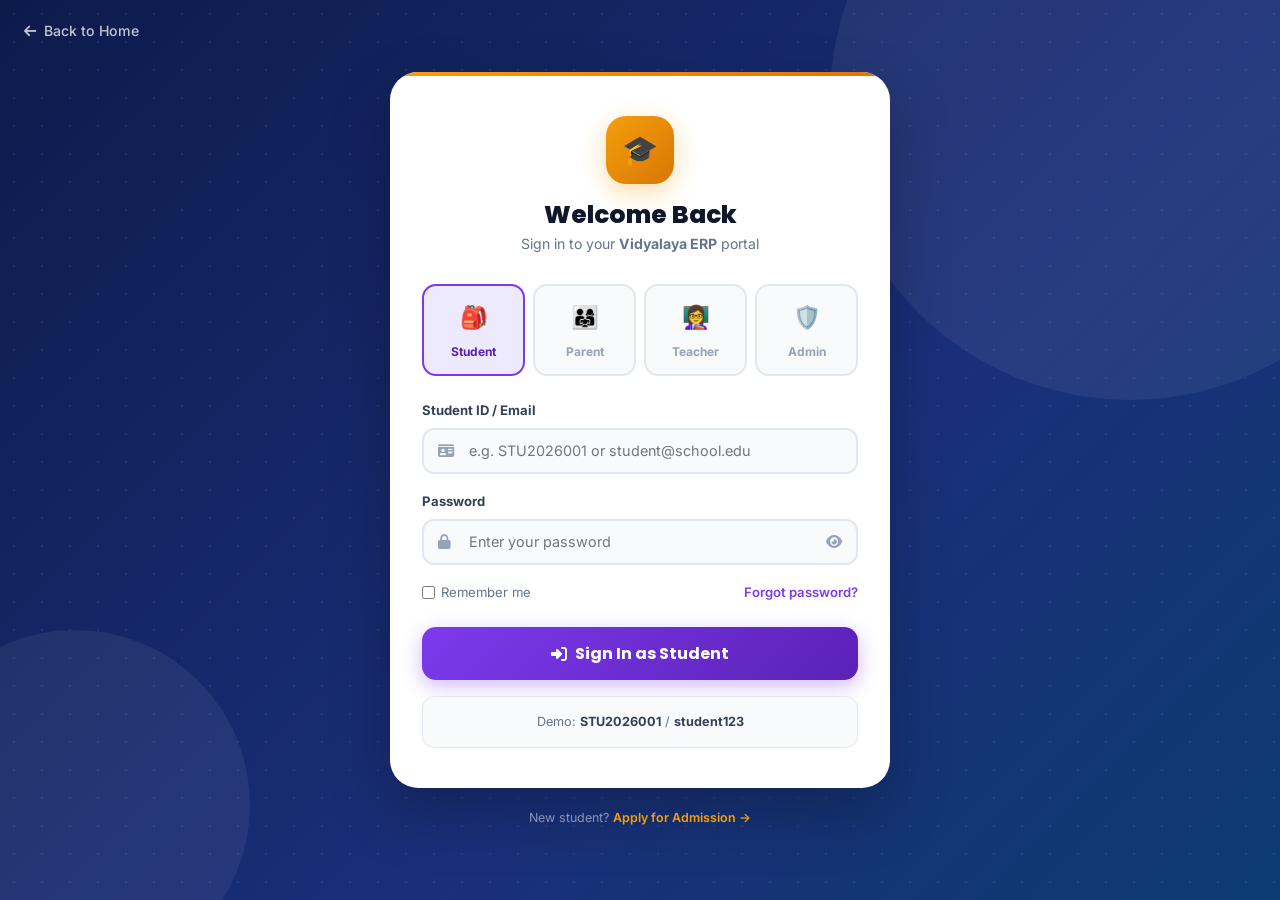
<file: login.html>
<!DOCTYPE html>
<html lang="en">
<head>
  <meta charset="UTF-8" />
  <meta name="viewport" content="width=device-width, initial-scale=1.0" />
  <title>Login — Vidyalaya ERP</title>
  <link rel="preconnect" href="https://fonts.googleapis.com" />
  <link rel="preconnect" href="https://fonts.gstatic.com" crossorigin />
  <link href="https://fonts.googleapis.com/css2?family=Poppins:wght@300;400;500;600;700;800&family=Inter:wght@300;400;500;600&display=swap" rel="stylesheet" />
  <link rel="stylesheet" href="https://cdnjs.cloudflare.com/ajax/libs/font-awesome/6.5.0/css/all.min.css" />
  <link rel="stylesheet" href="css/style.css" />
  <style>
    .login-page-wrap {
      min-height: 100vh;
      background: linear-gradient(135deg, #0D1B4B 0%, #1a2f7a 60%, #0d3b70 100%);
      display: flex;
      align-items: center;
      justify-content: center;
      padding: 2rem 1rem;
      position: relative;
      overflow: hidden;
    }
    .lp-shape { position: absolute; border-radius: 50%; opacity: .06; background: #fff; }
    .lp-shape.s1 { width: 600px; height: 600px; top: -200px; right: -150px; }
    .lp-shape.s2 { width: 350px; height: 350px; bottom: -80px; left: -100px; }
    .lp-dots { position: absolute; inset: 0; background-image: radial-gradient(rgba(255,255,255,.06) 1px, transparent 1px); background-size: 28px 28px; }

    .back-link {
      position: fixed;
      top: 1.25rem; left: 1.5rem;
      display: flex;
      align-items: center;
      gap: .5rem;
      color: rgba(255,255,255,.75);
      font-size: .88rem;
      font-weight: 500;
      z-index: 10;
      transition: color .2s;
      text-decoration: none;
    }
    .back-link:hover { color: #F59E0B; }

    .login-container {
      position: relative;
      z-index: 2;
      width: 100%;
      max-width: 500px;
    }

    .login-card {
      background: #fff;
      border-radius: 28px;
      overflow: hidden;
      box-shadow: 0 25px 60px rgba(0,0,0,.25);
    }
    .login-card-top {
      padding: 2.5rem 2.5rem 0;
      text-align: center;
    }
    .login-card-logo {
      width: 68px; height: 68px;
      background: linear-gradient(135deg, #F59E0B, #D97706);
      border-radius: 20px;
      display: grid;
      place-items: center;
      font-size: 1.8rem;
      margin: 0 auto 1rem;
      box-shadow: 0 8px 24px rgba(245,158,11,.35);
    }
    .login-card-top h2 {
      font-family: 'Poppins', sans-serif;
      font-size: 1.55rem;
      font-weight: 800;
      color: #0F172A;
      margin-bottom: .25rem;
    }
    .login-card-top p { font-size: .88rem; color: #64748B; }

    /* Role Tabs */
    .role-selector {
      display: grid;
      grid-template-columns: repeat(4, 1fr);
      gap: .5rem;
      padding: 1.75rem 2rem 0;
    }
    .rtab {
      display: flex;
      flex-direction: column;
      align-items: center;
      gap: .4rem;
      padding: .85rem .5rem;
      border-radius: 14px;
      border: 2px solid #E2E8F0;
      background: #F8FAFC;
      cursor: pointer;
      transition: all .22s ease;
      font-size: .75rem;
      font-weight: 700;
      color: #94A3B8;
    }
    .rtab .ri { font-size: 1.4rem; }
    .rtab:hover { border-color: #CBD5E1; background: #fff; color: #334155; }
    .rtab.sel-student { border-color: #7C3AED; background: #EDE9FE; color: #5B21B6; }
    .rtab.sel-parent  { border-color: #059669; background: #D1FAE5; color: #047857; }
    .rtab.sel-teacher { border-color: #2563EB; background: #DBEAFE; color: #1D4ED8; }
    .rtab.sel-admin   { border-color: #DC2626; background: #FEE2E2; color: #991B1B; }

    /* Form */
    .login-form-body { padding: 1.5rem 2rem 2.5rem; }
    .form-g { margin-bottom: 1.1rem; }
    .form-g label { display: block; font-size: .82rem; font-weight: 700; color: #334155; margin-bottom: .4rem; }
    .inp-wrap { position: relative; }
    .inp-wrap .inp-icon { position: absolute; left: 1rem; top: 50%; transform: translateY(-50%); color: #94A3B8; font-size: .9rem; }
    .inp {
      width: 100%;
      padding: .78rem 1rem .78rem 2.8rem;
      border: 2px solid #E2E8F0;
      border-radius: 12px;
      font-family: 'Inter', sans-serif;
      font-size: .9rem;
      color: #0F172A;
      background: #F8FAFC;
      outline: none;
      transition: all .22s;
    }
    .inp:focus { background: #fff; }
    .inp.s:focus { border-color: #7C3AED; box-shadow: 0 0 0 3px rgba(124,58,237,.1); }
    .inp.p:focus { border-color: #059669; box-shadow: 0 0 0 3px rgba(5,150,105,.1); }
    .inp.t:focus { border-color: #2563EB; box-shadow: 0 0 0 3px rgba(37,99,235,.1); }
    .inp.a:focus { border-color: #DC2626; box-shadow: 0 0 0 3px rgba(220,38,38,.1); }

    .eye-toggle { position: absolute; right: 1rem; top: 50%; transform: translateY(-50%); color: #94A3B8; cursor: pointer; font-size: .9rem; }

    .row-opts {
      display: flex;
      align-items: center;
      justify-content: space-between;
      margin-bottom: 1.5rem;
      font-size: .82rem;
    }
    .row-opts .chk-label { display: flex; align-items: center; gap: .4rem; cursor: pointer; color: #64748B; }
    .row-opts a { font-weight: 600; }
    .row-opts a.s-link { color: #7C3AED; }
    .row-opts a.p-link { color: #059669; }
    .row-opts a.t-link { color: #2563EB; }
    .row-opts a.a-link { color: #DC2626; }

    .login-btn {
      width: 100%;
      padding: .88rem;
      border: none;
      border-radius: 14px;
      font-family: 'Poppins', sans-serif;
      font-weight: 700;
      font-size: 1rem;
      color: #fff;
      cursor: pointer;
      transition: all .22s;
      display: flex;
      align-items: center;
      justify-content: center;
      gap: .55rem;
    }
    .login-btn:hover { transform: translateY(-2px); filter: brightness(1.05); }
    .lbtn-s { background: linear-gradient(135deg, #7C3AED, #5B21B6); box-shadow: 0 6px 20px rgba(124,58,237,.35); }
    .lbtn-p { background: linear-gradient(135deg, #059669, #047857); box-shadow: 0 6px 20px rgba(5,150,105,.35); }
    .lbtn-t { background: linear-gradient(135deg, #2563EB, #1D4ED8); box-shadow: 0 6px 20px rgba(37,99,235,.35); }
    .lbtn-a { background: linear-gradient(135deg, #DC2626, #991B1B); box-shadow: 0 6px 20px rgba(220,38,38,.35); }

    .demo-box {
      margin-top: 1rem;
      background: #F8FAFC;
      border: 1px solid #E2E8F0;
      border-radius: 12px;
      padding: .85rem 1rem;
      font-size: .79rem;
      color: #64748B;
      text-align: center;
      line-height: 1.8;
    }
    .demo-box strong { color: #334155; }

    /* Animated role indicator bar */
    .role-bar {
      height: 4px;
      transition: background .3s;
      border-radius: 0;
    }
    .rb-s { background: linear-gradient(90deg, #7C3AED, #5B21B6); }
    .rb-p { background: linear-gradient(90deg, #059669, #047857); }
    .rb-t { background: linear-gradient(90deg, #2563EB, #1D4ED8); }
    .rb-a { background: linear-gradient(90deg, #DC2626, #991B1B); }
    .rb-default { background: linear-gradient(90deg, #F59E0B, #D97706); }

    .form-panel { display: none; }
    .form-panel.active { display: block; }
  </style>
</head>
<body>
<a href="index.html" class="back-link"><i class="fas fa-arrow-left"></i> Back to Home</a>

<div class="login-page-wrap">
  <div class="lp-shape s1"></div>
  <div class="lp-shape s2"></div>
  <div class="lp-dots"></div>

  <div class="login-container">
    <div class="login-card">
      <!-- Top color bar -->
      <div class="role-bar rb-default" id="roleBar"></div>

      <!-- Header -->
      <div class="login-card-top">
        <div class="login-card-logo">🎓</div>
        <h2>Welcome Back</h2>
        <p>Sign in to your <strong>Vidyalaya ERP</strong> portal</p>
      </div>

      <!-- Role Selector -->
      <div class="role-selector">
        <div class="rtab sel-student" data-role="student" onclick="selectRole('student')">
          <span class="ri">🎒</span> Student
        </div>
        <div class="rtab" data-role="parent" onclick="selectRole('parent')">
          <span class="ri">👨‍👩‍👧</span> Parent
        </div>
        <div class="rtab" data-role="teacher" onclick="selectRole('teacher')">
          <span class="ri">👩‍🏫</span> Teacher
        </div>
        <div class="rtab" data-role="admin" onclick="selectRole('admin')">
          <span class="ri">🛡️</span> Admin
        </div>
      </div>

      <!-- Forms -->
      <div class="login-form-body">

        <!-- Student Form -->
        <div class="form-panel active" id="panel-student">
          <div class="form-g">
            <label>Student ID / Email</label>
            <div class="inp-wrap">
              <i class="fas fa-id-card inp-icon"></i>
              <input class="inp s" type="text" placeholder="e.g. STU2026001 or student@school.edu" />
            </div>
          </div>
          <div class="form-g">
            <label>Password</label>
            <div class="inp-wrap">
              <i class="fas fa-lock inp-icon"></i>
              <input class="inp s" type="password" id="s-pass" placeholder="Enter your password" />
              <span class="eye-toggle" onclick="togglePwd('s-pass',this)"><i class="fas fa-eye"></i></span>
            </div>
          </div>
          <div class="row-opts">
            <label class="chk-label"><input type="checkbox"> Remember me</label>
            <a href="#" class="s-link">Forgot password?</a>
          </div>
          <a href="student/dashboard.html">
            <button class="login-btn lbtn-s"><i class="fas fa-sign-in-alt"></i> Sign In as Student</button>
          </a>
          <div class="demo-box">Demo: <strong>STU2026001</strong> / <strong>student123</strong></div>
        </div>

        <!-- Parent Form -->
        <div class="form-panel" id="panel-parent">
          <div class="form-g">
            <label>Registered Email / Phone</label>
            <div class="inp-wrap">
              <i class="fas fa-envelope inp-icon"></i>
              <input class="inp p" type="text" placeholder="parent@email.com or 98XXXXXXXX" />
            </div>
          </div>
          <div class="form-g">
            <label>Password</label>
            <div class="inp-wrap">
              <i class="fas fa-lock inp-icon"></i>
              <input class="inp p" type="password" id="p-pass" placeholder="Enter your password" />
              <span class="eye-toggle" onclick="togglePwd('p-pass',this)"><i class="fas fa-eye"></i></span>
            </div>
          </div>
          <div class="row-opts">
            <label class="chk-label"><input type="checkbox"> Remember me</label>
            <a href="#" class="p-link">Forgot password?</a>
          </div>
          <a href="parent/dashboard.html">
            <button class="login-btn lbtn-p"><i class="fas fa-sign-in-alt"></i> Sign In as Parent</button>
          </a>
          <div class="demo-box">Demo: <strong>parent@demo.com</strong> / <strong>parent123</strong></div>
        </div>

        <!-- Teacher Form -->
        <div class="form-panel" id="panel-teacher">
          <div class="form-g">
            <label>Employee ID / Email</label>
            <div class="inp-wrap">
              <i class="fas fa-id-badge inp-icon"></i>
              <input class="inp t" type="text" placeholder="EMP001 or teacher@school.edu" />
            </div>
          </div>
          <div class="form-g">
            <label>Password</label>
            <div class="inp-wrap">
              <i class="fas fa-lock inp-icon"></i>
              <input class="inp t" type="password" id="t-pass" placeholder="Enter your password" />
              <span class="eye-toggle" onclick="togglePwd('t-pass',this)"><i class="fas fa-eye"></i></span>
            </div>
          </div>
          <div class="row-opts">
            <label class="chk-label"><input type="checkbox"> Remember me</label>
            <a href="#" class="t-link">Forgot password?</a>
          </div>
          <a href="teacher/dashboard.html">
            <button class="login-btn lbtn-t"><i class="fas fa-sign-in-alt"></i> Sign In as Teacher</button>
          </a>
          <div class="demo-box">Demo: <strong>EMP001</strong> / <strong>teacher123</strong></div>
        </div>

        <!-- Admin Form -->
        <div class="form-panel" id="panel-admin">
          <div class="form-g">
            <label>Admin Username</label>
            <div class="inp-wrap">
              <i class="fas fa-user-shield inp-icon"></i>
              <input class="inp a" type="text" placeholder="admin@vidyalaya.edu" />
            </div>
          </div>
          <div class="form-g">
            <label>Password</label>
            <div class="inp-wrap">
              <i class="fas fa-lock inp-icon"></i>
              <input class="inp a" type="password" id="a-pass" placeholder="Enter admin password" />
              <span class="eye-toggle" onclick="togglePwd('a-pass',this)"><i class="fas fa-eye"></i></span>
            </div>
          </div>
          <div class="form-g">
            <label>Two-Factor Code <span style="font-weight:400;color:#94A3B8">(if enabled)</span></label>
            <div class="inp-wrap">
              <i class="fas fa-mobile-alt inp-icon"></i>
              <input class="inp a" type="text" placeholder="6-digit code" maxlength="6" />
            </div>
          </div>
          <div class="row-opts">
            <label class="chk-label"><input type="checkbox"> Remember this device</label>
            <a href="#" class="a-link">Forgot password?</a>
          </div>
          <a href="admin/dashboard.html">
            <button class="login-btn lbtn-a"><i class="fas fa-shield-alt"></i> Sign In as Admin</button>
          </a>
          <div class="demo-box">Demo: <strong>admin@demo.com</strong> / <strong>admin123</strong></div>
        </div>

      </div><!-- /form body -->
    </div><!-- /card -->

    <p style="text-align:center;color:rgba(255,255,255,.5);font-size:.78rem;margin-top:1.25rem;">
      New student? <a href="admissions.html" style="color:#F59E0B;font-weight:600;">Apply for Admission →</a>
    </p>
  </div>
</div>

<script>
  let currentRole = 'student';
  const barClasses = { student:'rb-s', parent:'rb-p', teacher:'rb-t', admin:'rb-a' };

  function selectRole(role) {
    currentRole = role;
    // Update tabs
    document.querySelectorAll('.rtab').forEach(t => {
      t.className = 'rtab';
      if (t.dataset.role === role) t.classList.add('sel-'+role);
    });
    // Update panels
    document.querySelectorAll('.form-panel').forEach(p => p.classList.remove('active'));
    document.getElementById('panel-'+role).classList.add('active');
    // Update bar
    const bar = document.getElementById('roleBar');
    bar.className = 'role-bar ' + barClasses[role];
  }

  function togglePwd(id, el) {
    const inp = document.getElementById(id);
    const isText = inp.type === 'text';
    inp.type = isText ? 'password' : 'text';
    el.innerHTML = isText ? '<i class="fas fa-eye"></i>' : '<i class="fas fa-eye-slash"></i>';
  }
</script>
</body>
</html>
</file>
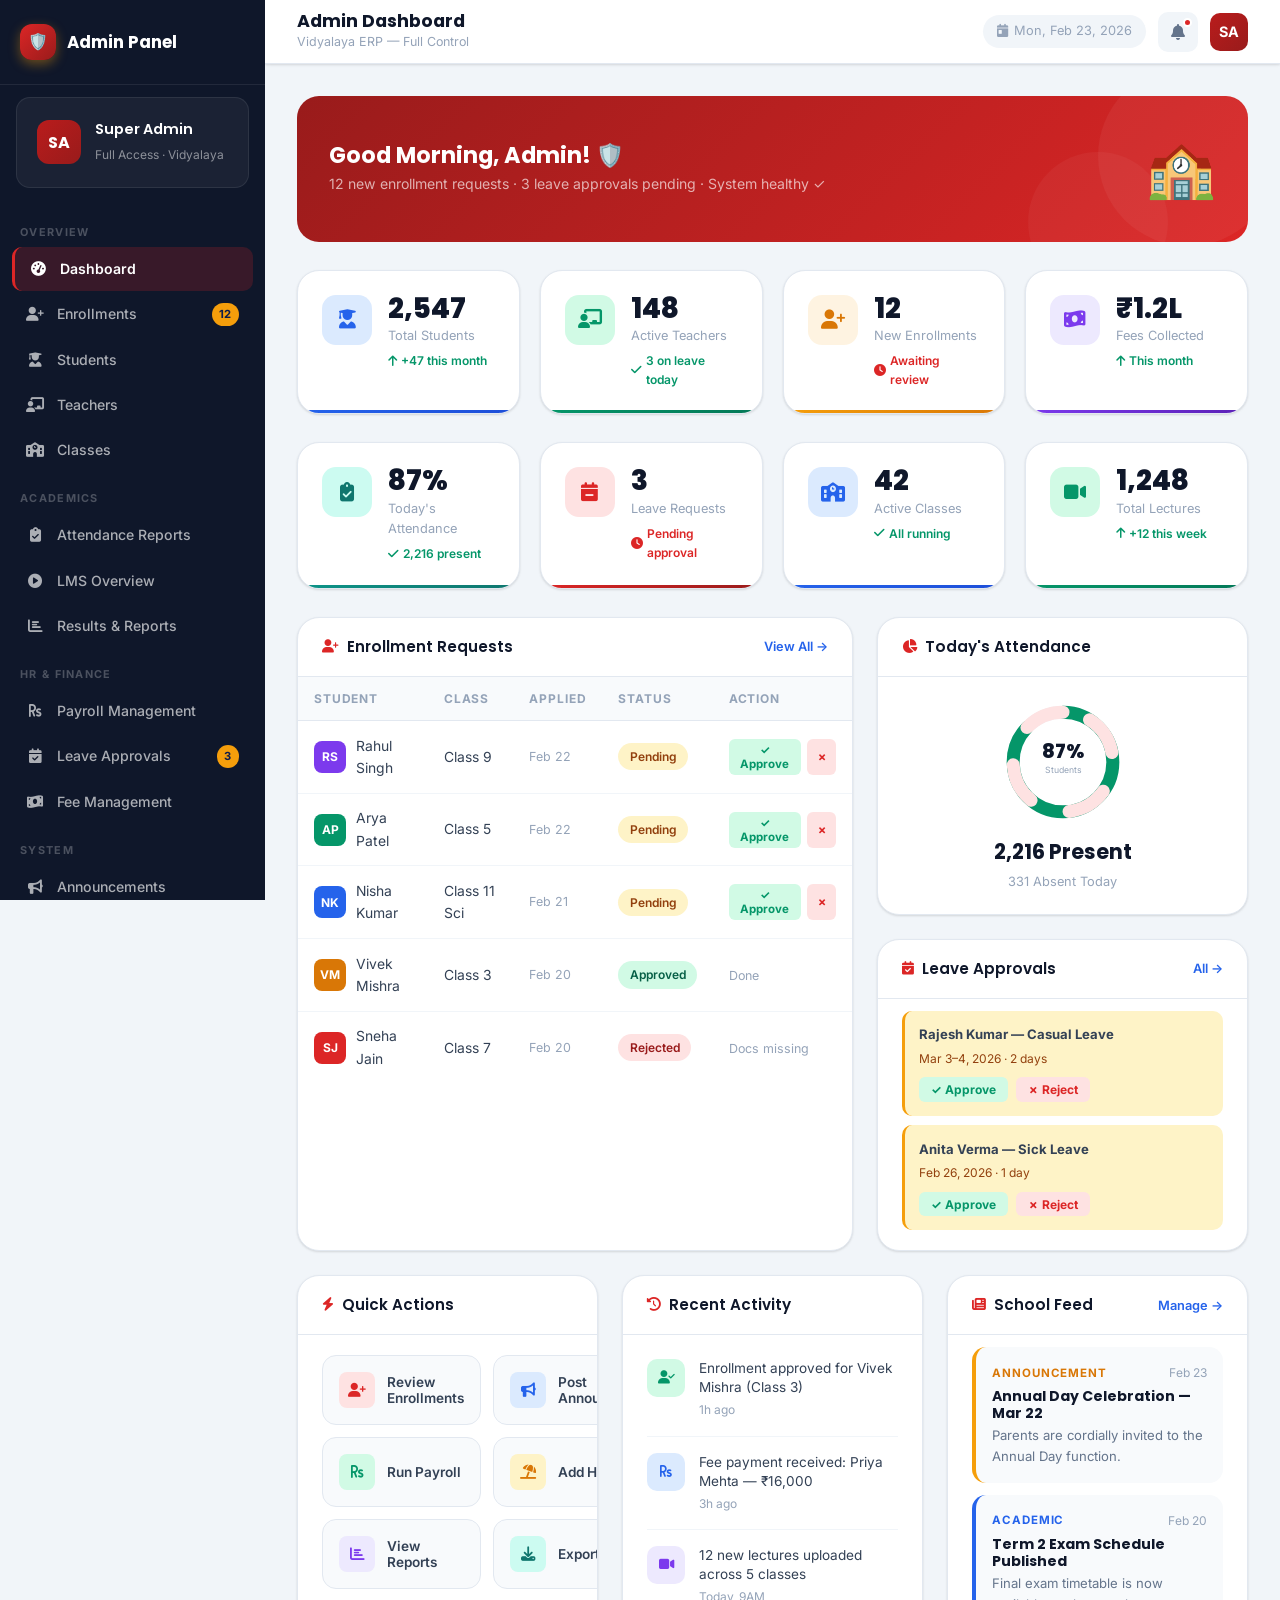
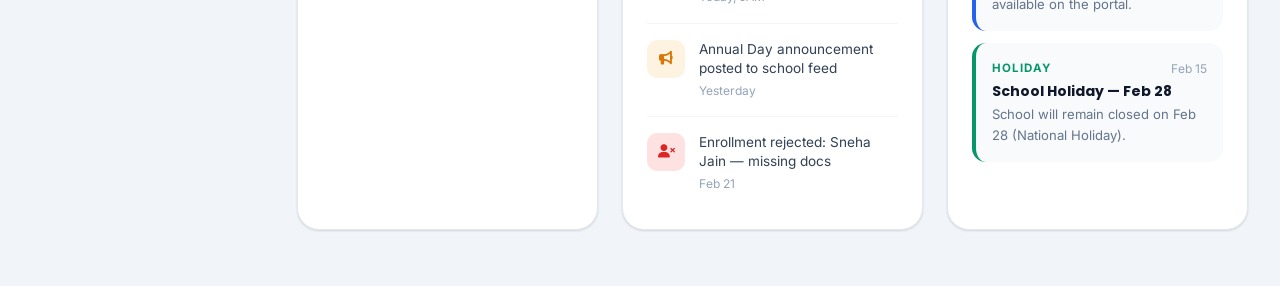
<file: admin/dashboard.html>
<!DOCTYPE html>
<html lang="en">
<head>
  <meta charset="UTF-8" />
  <meta name="viewport" content="width=device-width, initial-scale=1.0" />
  <title>Admin Dashboard — Vidyalaya ERP</title>
  <link rel="preconnect" href="https://fonts.googleapis.com" />
  <link rel="preconnect" href="https://fonts.gstatic.com" crossorigin />
  <link href="https://fonts.googleapis.com/css2?family=Poppins:wght@300;400;500;600;700;800&family=Inter:wght@300;400;500;600&display=swap" rel="stylesheet" />
  <link rel="stylesheet" href="https://cdnjs.cloudflare.com/ajax/libs/font-awesome/6.5.0/css/all.min.css" />
  <link rel="stylesheet" href="../css/style.css" />
  <link rel="stylesheet" href="../css/dashboard.css" />
  <style>
    .dash-page.admin-dash .sidebar { background: #0F172A; }
    .dash-page.admin-dash .logo-icon { background: linear-gradient(135deg,#DC2626,#991B1B); color:#fff; }
    .dash-page.admin-dash .sidebar-user { background: rgba(255,255,255,.05); }
    .dash-page.admin-dash .nav-section-label { color: rgba(255,255,255,.25); }
  </style>
</head>
<body>
<div class="dash-page admin-dash">

  <!-- ====== SIDEBAR ====== -->
  <aside class="sidebar" id="sidebar">
    <div class="sidebar-header">
      <div class="sidebar-logo">
        <div class="logo-icon">🛡️</div>
        <span>Admin Panel</span>
      </div>
      <button class="sidebar-close" onclick="toggleSidebar()"><i class="fas fa-times"></i></button>
    </div>

    <div class="sidebar-user">
      <div class="user-avatar ua-admin">SA</div>
      <div class="user-info">
        <span class="user-name">Super Admin</span>
        <span class="user-role">Full Access · Vidyalaya</span>
      </div>
    </div>

    <nav class="sidebar-nav">
      <div class="nav-section-label">Overview</div>
      <a class="nav-item active admin-active" href="#" onclick="showSection('dashboard',this)">
        <i class="fas fa-tachometer-alt"></i> Dashboard
      </a>
      <a class="nav-item" href="#" onclick="showSection('enrollments',this)">
        <i class="fas fa-user-plus"></i> Enrollments
        <span class="nav-badge">12</span>
      </a>
      <a class="nav-item" href="#" onclick="showSection('students',this)">
        <i class="fas fa-user-graduate"></i> Students
      </a>
      <a class="nav-item" href="#" onclick="showSection('teachers',this)">
        <i class="fas fa-chalkboard-teacher"></i> Teachers
      </a>
      <a class="nav-item" href="#" onclick="showSection('classes',this)">
        <i class="fas fa-school"></i> Classes
      </a>

      <div class="nav-section-label">Academics</div>
      <a class="nav-item" href="#" onclick="showSection('attendance',this)">
        <i class="fas fa-clipboard-check"></i> Attendance Reports
      </a>
      <a class="nav-item" href="#" onclick="showSection('lms-admin',this)">
        <i class="fas fa-play-circle"></i> LMS Overview
      </a>
      <a class="nav-item" href="#" onclick="showSection('results',this)">
        <i class="fas fa-chart-bar"></i> Results & Reports
      </a>

      <div class="nav-section-label">HR & Finance</div>
      <a class="nav-item" href="#" onclick="showSection('payroll-admin',this)">
        <i class="fas fa-rupee-sign"></i> Payroll Management
      </a>
      <a class="nav-item" href="#" onclick="showSection('leave-admin',this)">
        <i class="fas fa-calendar-check"></i> Leave Approvals
        <span class="nav-badge">3</span>
      </a>
      <a class="nav-item" href="#" onclick="showSection('fees',this)">
        <i class="fas fa-money-bill-wave"></i> Fee Management
      </a>

      <div class="nav-section-label">System</div>
      <a class="nav-item" href="#" onclick="showSection('feed-admin',this)">
        <i class="fas fa-bullhorn"></i> Announcements
      </a>
      <a class="nav-item" href="#" onclick="showSection('holidays',this)">
        <i class="fas fa-umbrella-beach"></i> Holidays
      </a>
      <a class="nav-item" href="#"><i class="fas fa-shield-alt"></i> Audit Logs</a>
      <a class="nav-item" href="#"><i class="fas fa-cog"></i> Settings</a>
    </nav>

    <div class="sidebar-footer">
      <a href="../login.html">
        <button class="logout-btn"><i class="fas fa-sign-out-alt"></i> Logout</button>
      </a>
    </div>
  </aside>

  <!-- ====== MAIN ====== -->
  <div class="dash-main">

    <div class="dash-topbar">
      <div class="topbar-left">
        <button class="menu-toggle" onclick="toggleSidebar()"><i class="fas fa-bars"></i></button>
        <div class="topbar-title">
          <h2 id="topbarTitle">Admin Dashboard</h2>
          <p>Vidyalaya ERP — Full Control</p>
        </div>
      </div>
      <div class="topbar-right">
        <div class="topbar-date"><i class="fas fa-calendar-day"></i> Mon, Feb 23, 2026</div>
        <button class="notif-btn"><i class="fas fa-bell"></i><span class="notif-dot"></span></button>
        <div class="topbar-avatar ua-admin">SA</div>
      </div>
    </div>

    <!-- ====== DASHBOARD ====== -->
    <div class="dash-content" id="sec-dashboard">

      <div class="dash-greeting">
        <div class="greeting-text">
          <h2>Good Morning, Admin! 🛡️</h2>
          <p>12 new enrollment requests · 3 leave approvals pending · System healthy ✓</p>
        </div>
        <div class="greeting-emoji animate-float">🏫</div>
      </div>

      <!-- Stats Row 1 -->
      <div class="stats-row">
        <div class="dash-stat ds-blue">
          <div class="stat-icon si-blue"><i class="fas fa-user-graduate"></i></div>
          <div class="stat-info">
            <div class="stat-val">2,547</div>
            <div class="stat-key">Total Students</div>
            <div class="stat-change change-up"><i class="fas fa-arrow-up"></i> +47 this month</div>
          </div>
        </div>
        <div class="dash-stat ds-green">
          <div class="stat-icon si-green"><i class="fas fa-chalkboard-teacher"></i></div>
          <div class="stat-info">
            <div class="stat-val">148</div>
            <div class="stat-key">Active Teachers</div>
            <div class="stat-change change-up"><i class="fas fa-check"></i> 3 on leave today</div>
          </div>
        </div>
        <div class="dash-stat ds-amber">
          <div class="stat-icon si-amber"><i class="fas fa-user-plus"></i></div>
          <div class="stat-info">
            <div class="stat-val">12</div>
            <div class="stat-key">New Enrollments</div>
            <div class="stat-change change-down"><i class="fas fa-clock"></i> Awaiting review</div>
          </div>
        </div>
        <div class="dash-stat ds-purple">
          <div class="stat-icon si-purple"><i class="fas fa-money-bill-wave"></i></div>
          <div class="stat-info">
            <div class="stat-val">₹1.2L</div>
            <div class="stat-key">Fees Collected</div>
            <div class="stat-change change-up"><i class="fas fa-arrow-up"></i> This month</div>
          </div>
        </div>
      </div>

      <!-- Stats Row 2 -->
      <div class="stats-row" style="margin-top:0;">
        <div class="dash-stat ds-teal">
          <div class="stat-icon si-teal"><i class="fas fa-clipboard-check"></i></div>
          <div class="stat-info">
            <div class="stat-val">87%</div>
            <div class="stat-key">Today's Attendance</div>
            <div class="stat-change change-up"><i class="fas fa-check"></i> 2,216 present</div>
          </div>
        </div>
        <div class="dash-stat ds-red">
          <div class="stat-icon si-red"><i class="fas fa-calendar-minus"></i></div>
          <div class="stat-info">
            <div class="stat-val">3</div>
            <div class="stat-key">Leave Requests</div>
            <div class="stat-change change-down"><i class="fas fa-clock"></i> Pending approval</div>
          </div>
        </div>
        <div class="dash-stat ds-blue">
          <div class="stat-icon si-blue"><i class="fas fa-school"></i></div>
          <div class="stat-info">
            <div class="stat-val">42</div>
            <div class="stat-key">Active Classes</div>
            <div class="stat-change change-up"><i class="fas fa-check"></i> All running</div>
          </div>
        </div>
        <div class="dash-stat ds-green">
          <div class="stat-icon si-green"><i class="fas fa-video"></i></div>
          <div class="stat-info">
            <div class="stat-val">1,248</div>
            <div class="stat-key">Total Lectures</div>
            <div class="stat-change change-up"><i class="fas fa-arrow-up"></i> +12 this week</div>
          </div>
        </div>
      </div>

      <div class="dash-grid" style="grid-template-columns:1.5fr 1fr;">

        <!-- Enrollment Requests -->
        <div class="dash-card">
          <div class="card-header">
            <h3><i class="fas fa-user-plus" style="color:#DC2626"></i> Enrollment Requests</h3>
            <button class="card-action" onclick="showSection('enrollments',null)">View All →</button>
          </div>
          <div class="card-body" style="padding:0;">
            <table class="dash-table">
              <thead>
                <tr>
                  <th>Student</th>
                  <th>Class</th>
                  <th>Applied</th>
                  <th>Status</th>
                  <th>Action</th>
                </tr>
              </thead>
              <tbody>
                <tr>
                  <td><div class="td-name"><div class="td-avatar" style="background:#7C3AED">RS</div>Rahul Singh</div></td>
                  <td>Class 9</td>
                  <td style="font-size:.78rem;color:#94A3B8">Feb 22</td>
                  <td><span class="badge badge-warning">Pending</span></td>
                  <td><div style="display:flex;gap:.4rem;"><button onclick="approveEnroll(this)" style="background:#D1FAE5;color:#059669;border:none;padding:.25rem .6rem;border-radius:6px;font-size:.72rem;font-weight:700;cursor:pointer;">✓ Approve</button><button style="background:#FEE2E2;color:#DC2626;border:none;padding:.25rem .6rem;border-radius:6px;font-size:.72rem;font-weight:700;cursor:pointer;">✗</button></div></td>
                </tr>
                <tr>
                  <td><div class="td-name"><div class="td-avatar" style="background:#059669">AP</div>Arya Patel</div></td>
                  <td>Class 5</td>
                  <td style="font-size:.78rem;color:#94A3B8">Feb 22</td>
                  <td><span class="badge badge-warning">Pending</span></td>
                  <td><div style="display:flex;gap:.4rem;"><button onclick="approveEnroll(this)" style="background:#D1FAE5;color:#059669;border:none;padding:.25rem .6rem;border-radius:6px;font-size:.72rem;font-weight:700;cursor:pointer;">✓ Approve</button><button style="background:#FEE2E2;color:#DC2626;border:none;padding:.25rem .6rem;border-radius:6px;font-size:.72rem;font-weight:700;cursor:pointer;">✗</button></div></td>
                </tr>
                <tr>
                  <td><div class="td-name"><div class="td-avatar" style="background:#2563EB">NK</div>Nisha Kumar</div></td>
                  <td>Class 11 Sci</td>
                  <td style="font-size:.78rem;color:#94A3B8">Feb 21</td>
                  <td><span class="badge badge-warning">Pending</span></td>
                  <td><div style="display:flex;gap:.4rem;"><button onclick="approveEnroll(this)" style="background:#D1FAE5;color:#059669;border:none;padding:.25rem .6rem;border-radius:6px;font-size:.72rem;font-weight:700;cursor:pointer;">✓ Approve</button><button style="background:#FEE2E2;color:#DC2626;border:none;padding:.25rem .6rem;border-radius:6px;font-size:.72rem;font-weight:700;cursor:pointer;">✗</button></div></td>
                </tr>
                <tr>
                  <td><div class="td-name"><div class="td-avatar" style="background:#D97706">VM</div>Vivek Mishra</div></td>
                  <td>Class 3</td>
                  <td style="font-size:.78rem;color:#94A3B8">Feb 20</td>
                  <td><span class="badge badge-success">Approved</span></td>
                  <td><span style="font-size:.78rem;color:#94A3B8;">Done</span></td>
                </tr>
                <tr>
                  <td><div class="td-name"><div class="td-avatar" style="background:#DC2626">SJ</div>Sneha Jain</div></td>
                  <td>Class 7</td>
                  <td style="font-size:.78rem;color:#94A3B8">Feb 20</td>
                  <td><span class="badge badge-error">Rejected</span></td>
                  <td><span style="font-size:.78rem;color:#94A3B8;">Docs missing</span></td>
                </tr>
              </tbody>
            </table>
          </div>
        </div>

        <!-- Right Column -->
        <div style="display:flex;flex-direction:column;gap:1.5rem;">

          <!-- Today's Overview Donut -->
          <div class="dash-card">
            <div class="card-header">
              <h3><i class="fas fa-chart-pie" style="color:#DC2626"></i> Today's Attendance</h3>
            </div>
            <div class="card-body">
              <div class="donut-wrap">
                <svg viewBox="0 0 120 120">
                  <circle cx="60" cy="60" r="46" fill="none" stroke="#F1F5F9" stroke-width="12"/>
                  <!-- Present: 87% -->
                  <circle cx="60" cy="60" r="46" fill="none" stroke="#059669" stroke-width="12"
                    stroke-dasharray="251.4" stroke-dashoffset="0"
                    stroke-linecap="round" transform="rotate(-90 60 60)"/>
                  <!-- Absent: 13% -->
                  <circle cx="60" cy="60" r="46" fill="none" stroke="#FEE2E2" stroke-width="12"
                    stroke-dasharray="37.6" stroke-dashoffset="-251.4"
                    stroke-linecap="round" transform="rotate(-90 60 60)"/>
                  <text x="60" y="56" text-anchor="middle" font-size="18" font-weight="800" fill="#0F172A" font-family="Poppins,sans-serif">87%</text>
                  <text x="60" y="70" text-anchor="middle" font-size="8" fill="#94A3B8" font-family="Inter,sans-serif">Students</text>
                </svg>
                <div class="donut-label"><strong>2,216 Present</strong><span>331 Absent Today</span></div>
              </div>
            </div>
          </div>

          <!-- Leave Approvals -->
          <div class="dash-card">
            <div class="card-header">
              <h3><i class="fas fa-calendar-check" style="color:#DC2626"></i> Leave Approvals</h3>
              <button class="card-action" onclick="showSection('leave-admin',null)">All →</button>
            </div>
            <div class="card-body" style="padding-top:.75rem;">
              <div style="display:flex;flex-direction:column;gap:.6rem;">
                <div style="padding:.85rem;background:#FEF3C7;border-radius:10px;border-left:3px solid #F59E0B;">
                  <div style="font-size:.82rem;font-weight:700;color:#334155;">Rajesh Kumar — Casual Leave</div>
                  <div style="font-size:.75rem;color:#92400E;margin:.2rem 0 .6rem;">Mar 3–4, 2026 · 2 days</div>
                  <div style="display:flex;gap:.5rem;">
                    <button onclick="this.parentElement.parentElement.style.opacity='.4'" style="background:#D1FAE5;color:#059669;border:none;padding:.3rem .75rem;border-radius:6px;font-size:.75rem;font-weight:700;cursor:pointer;">✓ Approve</button>
                    <button onclick="this.parentElement.parentElement.style.opacity='.4'" style="background:#FEE2E2;color:#DC2626;border:none;padding:.3rem .75rem;border-radius:6px;font-size:.75rem;font-weight:700;cursor:pointer;">✗ Reject</button>
                  </div>
                </div>
                <div style="padding:.85rem;background:#FEF3C7;border-radius:10px;border-left:3px solid #F59E0B;">
                  <div style="font-size:.82rem;font-weight:700;color:#334155;">Anita Verma — Sick Leave</div>
                  <div style="font-size:.75rem;color:#92400E;margin:.2rem 0 .6rem;">Feb 26, 2026 · 1 day</div>
                  <div style="display:flex;gap:.5rem;">
                    <button onclick="this.parentElement.parentElement.style.opacity='.4'" style="background:#D1FAE5;color:#059669;border:none;padding:.3rem .75rem;border-radius:6px;font-size:.75rem;font-weight:700;cursor:pointer;">✓ Approve</button>
                    <button onclick="this.parentElement.parentElement.style.opacity='.4'" style="background:#FEE2E2;color:#DC2626;border:none;padding:.3rem .75rem;border-radius:6px;font-size:.75rem;font-weight:700;cursor:pointer;">✗ Reject</button>
                  </div>
                </div>
              </div>
            </div>
          </div>
        </div>
      </div>

      <!-- Bottom Grid -->
      <div class="dash-grid" style="grid-template-columns:1fr 1fr 1fr;margin-top:0;" id="admBotGrid">

        <!-- Quick Actions -->
        <div class="dash-card">
          <div class="card-header"><h3><i class="fas fa-bolt" style="color:#DC2626"></i> Quick Actions</h3></div>
          <div class="card-body">
            <div class="quick-actions">
              <button class="quick-btn" onclick="showSection('enrollments',null)">
                <div class="qb-icon" style="background:#FEE2E2;color:#DC2626"><i class="fas fa-user-plus"></i></div>Review Enrollments
              </button>
              <button class="quick-btn" onclick="showSection('feed-admin',null)">
                <div class="qb-icon" style="background:#DBEAFE;color:#2563EB"><i class="fas fa-bullhorn"></i></div>Post Announcement
              </button>
              <button class="quick-btn" onclick="showSection('payroll-admin',null)">
                <div class="qb-icon" style="background:#D1FAE5;color:#059669"><i class="fas fa-rupee-sign"></i></div>Run Payroll
              </button>
              <button class="quick-btn" onclick="showSection('holidays',null)">
                <div class="qb-icon" style="background:#FEF3C7;color:#D97706"><i class="fas fa-umbrella-beach"></i></div>Add Holiday
              </button>
              <button class="quick-btn" onclick="showSection('results',null)">
                <div class="qb-icon" style="background:#EDE9FE;color:#7C3AED"><i class="fas fa-chart-bar"></i></div>View Reports
              </button>
              <button class="quick-btn">
                <div class="qb-icon" style="background:#CCFBF1;color:#0f766e"><i class="fas fa-download"></i></div>Export Data
              </button>
            </div>
          </div>
        </div>

        <!-- Recent Activity -->
        <div class="dash-card">
          <div class="card-header"><h3><i class="fas fa-history" style="color:#DC2626"></i> Recent Activity</h3></div>
          <div class="card-body" style="padding-top:.5rem;">
            <div class="notif-list">
              <div class="notif-item"><div class="notif-icon ni-green"><i class="fas fa-user-check"></i></div><div class="notif-info"><div class="notif-text">Enrollment approved for Vivek Mishra (Class 3)</div><div class="notif-time">1h ago</div></div></div>
              <div class="notif-item"><div class="notif-icon ni-blue"><i class="fas fa-rupee-sign"></i></div><div class="notif-info"><div class="notif-text">Fee payment received: Priya Mehta — ₹16,000</div><div class="notif-time">3h ago</div></div></div>
              <div class="notif-item"><div class="notif-icon ni-purple"><i class="fas fa-video"></i></div><div class="notif-info"><div class="notif-text">12 new lectures uploaded across 5 classes</div><div class="notif-time">Today, 9AM</div></div></div>
              <div class="notif-item"><div class="notif-icon ni-amber"><i class="fas fa-bullhorn"></i></div><div class="notif-info"><div class="notif-text">Annual Day announcement posted to school feed</div><div class="notif-time">Yesterday</div></div></div>
              <div class="notif-item"><div class="notif-icon ni-red"><i class="fas fa-user-times"></i></div><div class="notif-info"><div class="notif-text">Enrollment rejected: Sneha Jain — missing docs</div><div class="notif-time">Feb 21</div></div></div>
            </div>
          </div>
        </div>

        <!-- School Feed -->
        <div class="dash-card">
          <div class="card-header"><h3><i class="fas fa-newspaper" style="color:#DC2626"></i> School Feed</h3><button class="card-action" onclick="showSection('feed-admin',null)">Manage →</button></div>
          <div class="card-body" style="padding-top:.75rem;">
            <div class="feed-list">
              <div class="feed-item fi-amber">
                <div class="feed-header"><span class="feed-tag" style="color:#D97706;">Announcement</span><span class="feed-date">Feb 23</span></div>
                <h4>Annual Day Celebration — Mar 22</h4>
                <p>Parents are cordially invited to the Annual Day function.</p>
              </div>
              <div class="feed-item fi-blue">
                <div class="feed-header"><span class="feed-tag" style="color:#2563EB;">Academic</span><span class="feed-date">Feb 20</span></div>
                <h4>Term 2 Exam Schedule Published</h4>
                <p>Final exam timetable is now available on the portal.</p>
              </div>
              <div class="feed-item fi-green">
                <div class="feed-header"><span class="feed-tag" style="color:#059669;">Holiday</span><span class="feed-date">Feb 15</span></div>
                <h4>School Holiday — Feb 28</h4>
                <p>School will remain closed on Feb 28 (National Holiday).</p>
              </div>
            </div>
          </div>
        </div>

      </div>
    </div><!-- /dashboard -->

    <!-- ====== ENROLLMENTS ====== -->
    <div class="dash-content" id="sec-enrollments" style="display:none;">
      <div class="dash-greeting"><div class="greeting-text"><h2>Enrollment Management 📋</h2><p>12 pending · 47 approved this month · 3 rejected</p></div><div class="greeting-emoji">📝</div></div>
      <div class="dash-card" style="margin-top:1.75rem;">
        <div class="card-header">
          <h3><i class="fas fa-filter" style="color:#DC2626"></i> All Enrollment Requests</h3>
          <div style="display:flex;gap:.75rem;align-items:center;">
            <select style="padding:.4rem .85rem;border:1.5px solid #E2E8F0;border-radius:8px;font-size:.82rem;outline:none;font-family:'Inter',sans-serif;">
              <option>All Status</option><option>Pending</option><option>Approved</option><option>Rejected</option>
            </select>
            <button style="background:linear-gradient(135deg,#DC2626,#991B1B);color:#fff;border:none;padding:.4rem 1rem;border-radius:8px;font-size:.78rem;font-weight:700;cursor:pointer;"><i class="fas fa-download"></i> Export</button>
          </div>
        </div>
        <div class="card-body" style="padding:0;">
          <table class="dash-table">
            <thead><tr><th>App ID</th><th>Student Name</th><th>Class</th><th>Parent Contact</th><th>Applied</th><th>Docs</th><th>Status</th><th>Actions</th></tr></thead>
            <tbody>
              <tr><td style="font-size:.78rem;color:#94A3B8;">#ADM2026-848</td><td><div class="td-name"><div class="td-avatar" style="background:#7C3AED">RS</div>Rahul Singh</div></td><td>9</td><td style="font-size:.8rem;">9876543210</td><td style="font-size:.78rem;color:#94A3B8;">Feb 22</td><td><span class="badge badge-success" style="font-size:.68rem;">Complete</span></td><td><span class="badge badge-warning">Pending</span></td><td><div style="display:flex;gap:.4rem;"><button onclick="this.closest('tr').cells[6].innerHTML='<span class=\'badge badge-success\'>Approved</span>'" style="background:#D1FAE5;color:#059669;border:none;padding:.25rem .6rem;border-radius:6px;font-size:.72rem;font-weight:700;cursor:pointer;">✓</button><button onclick="this.closest('tr').cells[6].innerHTML='<span class=\'badge badge-error\'>Rejected</span>'" style="background:#FEE2E2;color:#DC2626;border:none;padding:.25rem .6rem;border-radius:6px;font-size:.72rem;font-weight:700;cursor:pointer;">✗</button></div></td></tr>
              <tr><td style="font-size:.78rem;color:#94A3B8;">#ADM2026-847</td><td><div class="td-name"><div class="td-avatar" style="background:#059669">AP</div>Arya Patel</div></td><td>5</td><td style="font-size:.8rem;">8765432109</td><td style="font-size:.78rem;color:#94A3B8;">Feb 22</td><td><span class="badge badge-success" style="font-size:.68rem;">Complete</span></td><td><span class="badge badge-warning">Pending</span></td><td><div style="display:flex;gap:.4rem;"><button onclick="this.closest('tr').cells[6].innerHTML='<span class=\'badge badge-success\'>Approved</span>'" style="background:#D1FAE5;color:#059669;border:none;padding:.25rem .6rem;border-radius:6px;font-size:.72rem;font-weight:700;cursor:pointer;">✓</button><button onclick="this.closest('tr').cells[6].innerHTML='<span class=\'badge badge-error\'>Rejected</span>'" style="background:#FEE2E2;color:#DC2626;border:none;padding:.25rem .6rem;border-radius:6px;font-size:.72rem;font-weight:700;cursor:pointer;">✗</button></div></td></tr>
              <tr><td style="font-size:.78rem;color:#94A3B8;">#ADM2026-846</td><td><div class="td-name"><div class="td-avatar" style="background:#2563EB">NK</div>Nisha Kumar</div></td><td>11 Sci</td><td style="font-size:.8rem;">7654321098</td><td style="font-size:.78rem;color:#94A3B8;">Feb 21</td><td><span class="badge badge-warning" style="font-size:.68rem;">Partial</span></td><td><span class="badge badge-warning">Pending</span></td><td><div style="display:flex;gap:.4rem;"><button style="background:#DBEAFE;color:#2563EB;border:none;padding:.25rem .6rem;border-radius:6px;font-size:.72rem;font-weight:700;cursor:pointer;">📧</button><button onclick="this.closest('tr').cells[6].innerHTML='<span class=\'badge badge-error\'>Rejected</span>'" style="background:#FEE2E2;color:#DC2626;border:none;padding:.25rem .6rem;border-radius:6px;font-size:.72rem;font-weight:700;cursor:pointer;">✗</button></div></td></tr>
              <tr><td style="font-size:.78rem;color:#94A3B8;">#ADM2026-845</td><td><div class="td-name"><div class="td-avatar" style="background:#D97706">VM</div>Vivek Mishra</div></td><td>3</td><td style="font-size:.8rem;">6543210987</td><td style="font-size:.78rem;color:#94A3B8;">Feb 20</td><td><span class="badge badge-success" style="font-size:.68rem;">Complete</span></td><td><span class="badge badge-success">Approved</span></td><td><span style="font-size:.78rem;color:#94A3B8;">—</span></td></tr>
              <tr><td style="font-size:.78rem;color:#94A3B8;">#ADM2026-844</td><td><div class="td-name"><div class="td-avatar" style="background:#DC2626">SJ</div>Sneha Jain</div></td><td>7</td><td style="font-size:.8rem;">5432109876</td><td style="font-size:.78rem;color:#94A3B8;">Feb 20</td><td><span class="badge badge-error" style="font-size:.68rem;">Missing</span></td><td><span class="badge badge-error">Rejected</span></td><td><span style="font-size:.78rem;color:#94A3B8;">Docs missing</span></td></tr>
            </tbody>
          </table>
        </div>
      </div>
    </div>

    <!-- ====== STUDENTS ====== -->
    <div class="dash-content" id="sec-students" style="display:none;">
      <div class="dash-greeting"><div class="greeting-text"><h2>Student Management 🎓</h2><p>2,547 enrolled students across 42 classes</p></div><div class="greeting-emoji">👥</div></div>
      <div class="dash-card" style="margin-top:1.75rem;">
        <div class="card-header"><h3><i class="fas fa-search" style="color:#DC2626"></i> Student Directory</h3>
          <div style="display:flex;gap:.75rem;"><input type="text" placeholder="Search student..." style="padding:.4rem .85rem;border:1.5px solid #E2E8F0;border-radius:8px;font-size:.82rem;outline:none;font-family:'Inter',sans-serif;width:200px;" />
          <select style="padding:.4rem .85rem;border:1.5px solid #E2E8F0;border-radius:8px;font-size:.82rem;outline:none;font-family:'Inter',sans-serif;"><option>All Classes</option><option>Class 9</option><option>Class 10</option><option>Class 11</option><option>Class 12</option></select></div>
        </div>
        <div class="card-body" style="padding:0;">
          <table class="dash-table">
            <thead><tr><th>Name</th><th>Class</th><th>Roll No.</th><th>Parent</th><th>Attendance</th><th>Fees</th><th>Status</th></tr></thead>
            <tbody>
              <tr><td><div class="td-name"><div class="td-avatar" style="background:#7C3AED">AA</div>Aarav Sharma</div></td><td>10 — A</td><td>12</td><td>Priya Mehta</td><td><span style="color:#059669;font-weight:600;">92%</span></td><td><span class="badge badge-warning" style="font-size:.68rem;">₹16K Pending</span></td><td><span class="badge badge-success">Active</span></td></tr>
              <tr><td><div class="td-name"><div class="td-avatar" style="background:#059669">RM</div>Rohan Mehta</div></td><td>10 — A</td><td>20</td><td>Arjun Singh</td><td><span style="color:#059669;font-weight:600;">88%</span></td><td><span class="badge badge-success" style="font-size:.68rem;">Paid</span></td><td><span class="badge badge-success">Active</span></td></tr>
              <tr><td><div class="td-name"><div class="td-avatar" style="background:#2563EB">PP</div>Priya Patel</div></td><td>9 — B</td><td>5</td><td>Meera Patel</td><td><span style="color:#D97706;font-weight:600;">75%</span></td><td><span class="badge badge-success" style="font-size:.68rem;">Paid</span></td><td><span class="badge badge-success">Active</span></td></tr>
              <tr><td><div class="td-name"><div class="td-avatar" style="background:#D97706">KG</div>Karan Gupta</div></td><td>8 — A</td><td>15</td><td>Suresh Gupta</td><td><span style="color:#DC2626;font-weight:600;">65%</span></td><td><span class="badge badge-error" style="font-size:.68rem;">Overdue</span></td><td><span class="badge badge-warning">Alert</span></td></tr>
            </tbody>
          </table>
        </div>
      </div>
    </div>

    <!-- ====== TEACHERS ====== -->
    <div class="dash-content" id="sec-teachers" style="display:none;">
      <div class="dash-greeting"><div class="greeting-text"><h2>Teacher Management 👩‍🏫</h2><p>148 active teachers · 3 on leave today</p></div><div class="greeting-emoji">📚</div></div>
      <div class="dash-card" style="margin-top:1.75rem;">
        <div class="card-body" style="padding:0;">
          <table class="dash-table">
            <thead><tr><th>Name</th><th>Dept.</th><th>Classes</th><th>Emp ID</th><th>Attendance</th><th>Status</th><th>Action</th></tr></thead>
            <tbody>
              <tr><td><div class="td-name"><div class="td-avatar" style="background:#2563EB">RK</div>Rajesh Kumar</div></td><td>Mathematics</td><td>5 classes</td><td>EMP001</td><td><span style="color:#059669;font-weight:600;">96%</span></td><td><span class="badge badge-success">Present</span></td><td><button style="font-size:.75rem;color:#2563EB;background:none;border:none;cursor:pointer;font-weight:600;">View →</button></td></tr>
              <tr><td><div class="td-name"><div class="td-avatar" style="background:#059669">PS</div>Priya Singh</div></td><td>Science</td><td>4 classes</td><td>EMP002</td><td><span style="color:#059669;font-weight:600;">94%</span></td><td><span class="badge badge-success">Present</span></td><td><button style="font-size:.75rem;color:#2563EB;background:none;border:none;cursor:pointer;font-weight:600;">View →</button></td></tr>
              <tr><td><div class="td-name"><div class="td-avatar" style="background:#7C3AED">AV</div>Anita Verma</div></td><td>English</td><td>6 classes</td><td>EMP003</td><td><span style="color:#059669;font-weight:600;">91%</span></td><td><span class="badge badge-success">Present</span></td><td><button style="font-size:.75rem;color:#2563EB;background:none;border:none;cursor:pointer;font-weight:600;">View →</button></td></tr>
              <tr><td><div class="td-name"><div class="td-avatar" style="background:#D97706">SN</div>Suresh Nair</div></td><td>Social Studies</td><td>4 classes</td><td>EMP004</td><td><span style="color:#D97706;font-weight:600;">82%</span></td><td><span class="badge badge-warning">On Leave</span></td><td><button style="font-size:.75rem;color:#2563EB;background:none;border:none;cursor:pointer;font-weight:600;">View →</button></td></tr>
            </tbody>
          </table>
        </div>
      </div>
    </div>

    <!-- Placeholder sections -->
    <div class="dash-content" id="sec-classes" style="display:none;"><div class="dash-greeting"><div class="greeting-text"><h2>Class Management 🏫</h2><p>42 classes · Assign teachers & students</p></div><div class="greeting-emoji">📋</div></div><div class="dash-card" style="margin-top:1.75rem;"><div class="card-body" style="padding:2rem;text-align:center;color:#94A3B8;">Class creation, teacher assignment, and student mapping module.</div></div></div>
    <div class="dash-content" id="sec-attendance" style="display:none;"><div class="dash-greeting"><div class="greeting-text"><h2>Attendance Reports 📊</h2><p>School-wide attendance analytics</p></div><div class="greeting-emoji">✅</div></div><div class="dash-card" style="margin-top:1.75rem;"><div class="card-body" style="padding:2rem;text-align:center;color:#94A3B8;">Comprehensive attendance reports with filters, exports, and analytics.</div></div></div>
    <div class="dash-content" id="sec-lms-admin" style="display:none;"><div class="dash-greeting"><div class="greeting-text"><h2>LMS Overview 🎥</h2><p>1,248 lectures · All classes</p></div><div class="greeting-emoji">📹</div></div><div class="dash-card" style="margin-top:1.75rem;"><div class="card-body" style="padding:2rem;text-align:center;color:#94A3B8;">Complete LMS content overview, approval, and management panel.</div></div></div>
    <div class="dash-content" id="sec-results" style="display:none;"><div class="dash-greeting"><div class="greeting-text"><h2>Results & Reports 📈</h2><p>Academic performance analytics</p></div><div class="greeting-emoji">🏆</div></div><div class="dash-card" style="margin-top:1.75rem;"><div class="card-body" style="padding:2rem;text-align:center;color:#94A3B8;">School-wide result reports, topper lists, subject analytics, and grade distributions.</div></div></div>
    <div class="dash-content" id="sec-payroll-admin" style="display:none;"><div class="dash-greeting"><div class="greeting-text"><h2>Payroll Management 💰</h2><p>Process salaries for 148 teachers</p></div><div class="greeting-emoji">💳</div></div><div class="dash-card" style="margin-top:1.75rem;"><div class="card-body" style="padding:2rem;text-align:center;color:#94A3B8;">Payroll processing, salary slip generation, and tax calculation module.</div></div></div>
    <div class="dash-content" id="sec-leave-admin" style="display:none;"><div class="dash-greeting"><div class="greeting-text"><h2>Leave Approvals 📅</h2><p>3 pending approval</p></div><div class="greeting-emoji">✅</div></div><div class="dash-card" style="margin-top:1.75rem;"><div class="card-body" style="padding:2rem;text-align:center;color:#94A3B8;">All teacher leave requests and approval workflow.</div></div></div>
    <div class="dash-content" id="sec-fees" style="display:none;"><div class="dash-greeting"><div class="greeting-text"><h2>Fee Management 💸</h2><p>Collections, dues, and receipts</p></div><div class="greeting-emoji">💰</div></div><div class="dash-card" style="margin-top:1.75rem;"><div class="card-body" style="padding:2rem;text-align:center;color:#94A3B8;">Fee collection dashboard, pending dues, and online payment gateway integration.</div></div></div>
    <div class="dash-content" id="sec-feed-admin" style="display:none;">
      <div class="dash-greeting"><div class="greeting-text"><h2>Announcements 📣</h2><p>Post updates to students, parents & teachers</p></div><div class="greeting-emoji">📢</div></div>
      <div class="dash-grid" style="margin-top:1.75rem;">
        <div class="dash-card"><div class="card-header"><h3><i class="fas fa-plus" style="color:#DC2626"></i> New Announcement</h3></div>
        <div class="card-body">
          <div style="display:flex;flex-direction:column;gap:1rem;">
            <div><label style="display:block;font-size:.83rem;font-weight:700;color:#334155;margin-bottom:.4rem;">Title</label><input type="text" placeholder="Announcement title..." style="width:100%;padding:.7rem 1rem;border:2px solid #E2E8F0;border-radius:12px;font-family:'Inter',sans-serif;font-size:.88rem;outline:none;" /></div>
            <div><label style="display:block;font-size:.83rem;font-weight:700;color:#334155;margin-bottom:.4rem;">Message</label><textarea style="width:100%;padding:.7rem 1rem;border:2px solid #E2E8F0;border-radius:12px;font-family:'Inter',sans-serif;font-size:.88rem;outline:none;resize:vertical;min-height:100px;" placeholder="Write the announcement here..."></textarea></div>
            <div style="display:grid;grid-template-columns:1fr 1fr;gap:1rem;">
              <div><label style="display:block;font-size:.83rem;font-weight:700;color:#334155;margin-bottom:.4rem;">Category</label><select style="width:100%;padding:.7rem 1rem;border:2px solid #E2E8F0;border-radius:12px;font-family:'Inter',sans-serif;font-size:.88rem;outline:none;"><option>General Announcement</option><option>Academic Update</option><option>Holiday</option><option>Event</option><option>Exam</option></select></div>
              <div><label style="display:block;font-size:.83rem;font-weight:700;color:#334155;margin-bottom:.4rem;">Audience</label><select style="width:100%;padding:.7rem 1rem;border:2px solid #E2E8F0;border-radius:12px;font-family:'Inter',sans-serif;font-size:.88rem;outline:none;"><option>Everyone</option><option>Students Only</option><option>Parents Only</option><option>Teachers Only</option></select></div>
            </div>
            <button style="background:linear-gradient(135deg,#DC2626,#991B1B);color:#fff;padding:.85rem;border:none;border-radius:12px;font-family:'Poppins',sans-serif;font-weight:700;font-size:.95rem;cursor:pointer;display:flex;align-items:center;justify-content:center;gap:.5rem;box-shadow:0 4px 12px rgba(220,38,38,.3);">
              <i class="fas fa-paper-plane"></i> Post Announcement
            </button>
          </div>
        </div></div>
        <div class="dash-card"><div class="card-header"><h3><i class="fas fa-list" style="color:#DC2626"></i> Recent Announcements</h3></div>
        <div class="card-body" style="padding-top:.5rem;">
          <div class="feed-list">
            <div class="feed-item fi-amber"><div class="feed-header"><span class="feed-tag" style="color:#D97706;">Event</span><span class="feed-date">Feb 23</span></div><h4>Annual Day — Mar 22, 2026</h4><p>Parents invited. Venue: Main Auditorium.</p></div>
            <div class="feed-item fi-blue"><div class="feed-header"><span class="feed-tag" style="color:#2563EB;">Exam</span><span class="feed-date">Feb 20</span></div><h4>Term 2 Exam Schedule</h4><p>Timetable published. Apr 1–10, 2026.</p></div>
            <div class="feed-item fi-green"><div class="feed-header"><span class="feed-tag" style="color:#059669;">Holiday</span><span class="feed-date">Feb 15</span></div><h4>School Holiday — Feb 28</h4><p>National holiday. No classes.</p></div>
          </div>
        </div></div>
      </div>
    </div>
    <div class="dash-content" id="sec-holidays" style="display:none;"><div class="dash-greeting"><div class="greeting-text"><h2>Holiday Management 🏖️</h2><p>Academic year 2025-26 holidays</p></div><div class="greeting-emoji">🗓️</div></div><div class="dash-card" style="margin-top:1.75rem;"><div class="card-body" style="padding:2rem;text-align:center;color:#94A3B8;">Holiday calendar management — add, edit, and publish holidays.</div></div></div>

  </div>
</div>

<script>
  function toggleSidebar() { document.getElementById('sidebar').classList.toggle('open'); }
  function showSection(sec, el) {
    document.querySelectorAll('.dash-content').forEach(s => s.style.display = 'none');
    document.getElementById('sec-'+sec).style.display = 'block';
    document.querySelectorAll('.nav-item').forEach(n => n.classList.remove('active','admin-active'));
    if (el) el.classList.add('active','admin-active');
    document.getElementById('topbarTitle').textContent = el ? el.textContent.trim() : 'Admin Dashboard';
    if (window.innerWidth < 768) document.getElementById('sidebar').classList.remove('open');
  }
  function approveEnroll(btn) {
    const row = btn.closest('tr');
    row.cells[4].innerHTML = '<span class="badge badge-success">Approved</span>';
    btn.parentElement.innerHTML = '<span style="font-size:.78rem;color:#94A3B8;">Done</span>';
  }
</script>
</body>
</html>
</file>
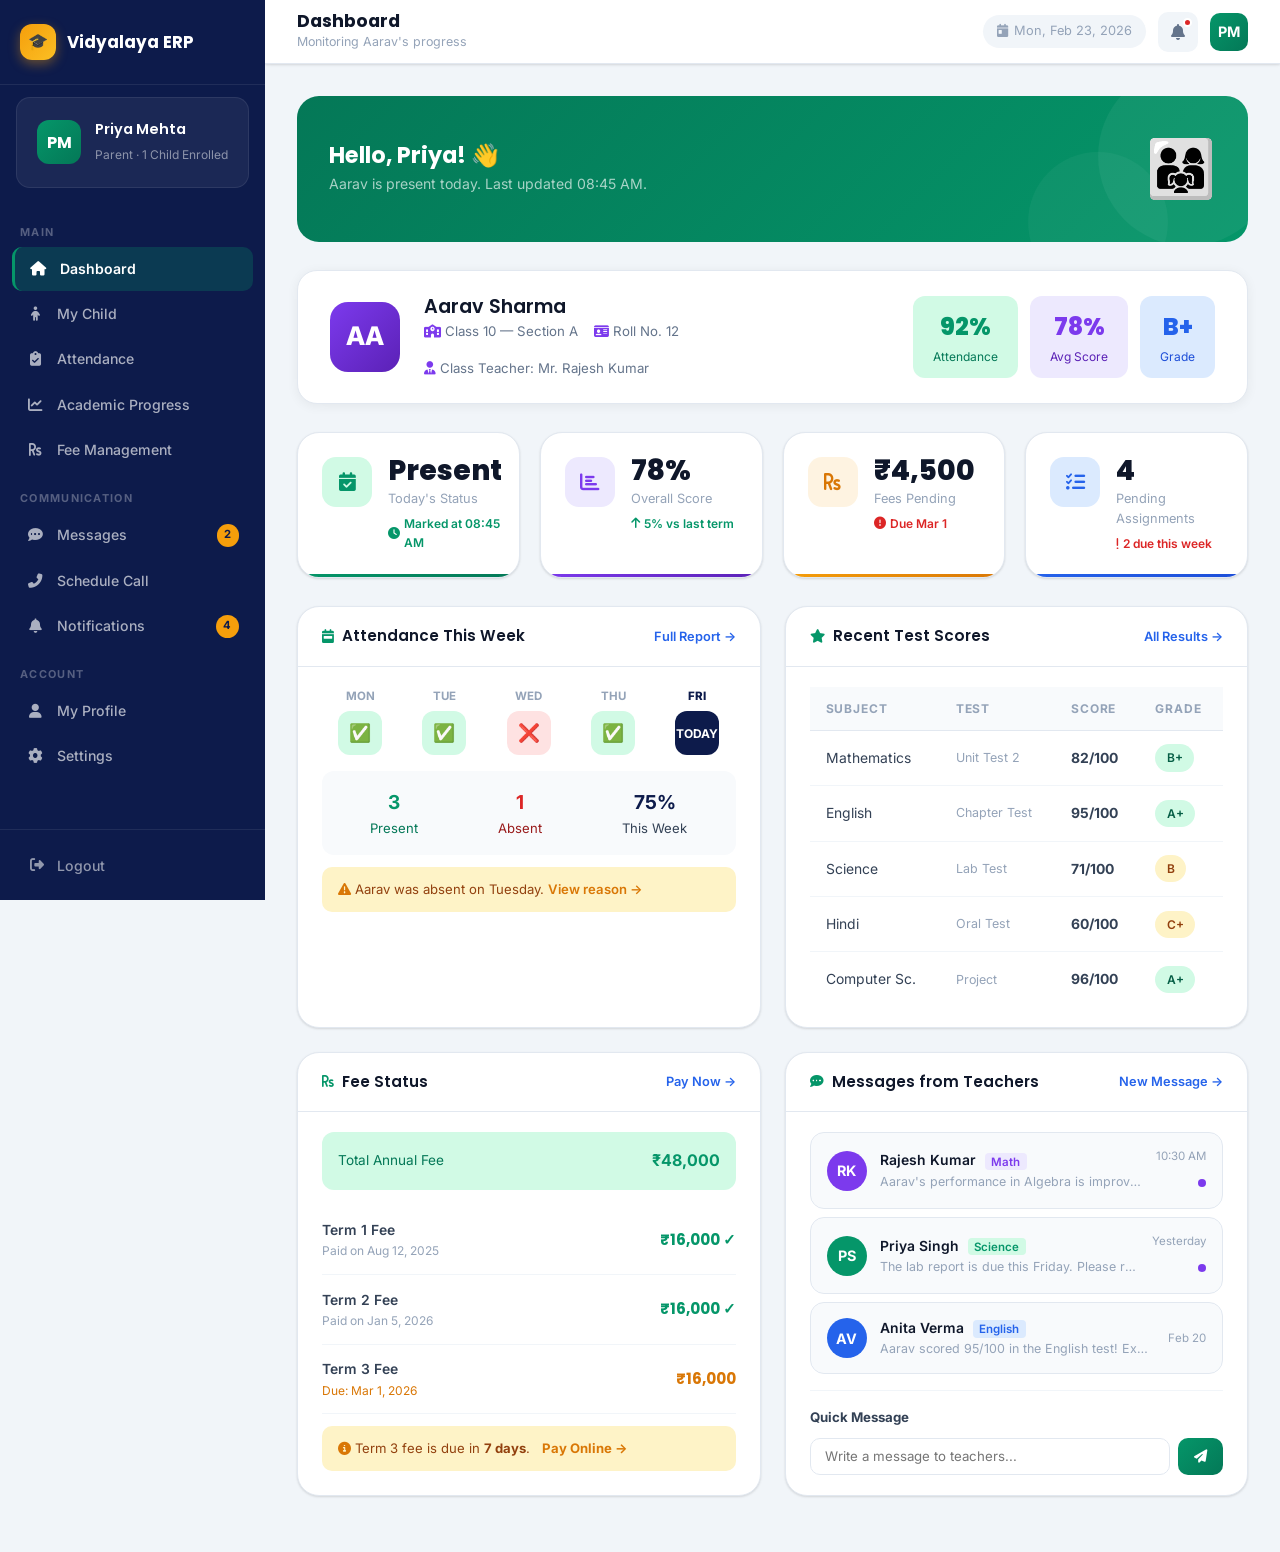
<file: parent/dashboard.html>
<!DOCTYPE html>
<html lang="en">
<head>
  <meta charset="UTF-8" />
  <meta name="viewport" content="width=device-width, initial-scale=1.0" />
  <title>Parent Dashboard — Vidyalaya ERP</title>
  <link rel="preconnect" href="https://fonts.googleapis.com" />
  <link rel="preconnect" href="https://fonts.gstatic.com" crossorigin />
  <link href="https://fonts.googleapis.com/css2?family=Poppins:wght@300;400;500;600;700;800&family=Inter:wght@300;400;500;600&display=swap" rel="stylesheet" />
  <link rel="stylesheet" href="https://cdnjs.cloudflare.com/ajax/libs/font-awesome/6.5.0/css/all.min.css" />
  <link rel="stylesheet" href="../css/style.css" />
  <link rel="stylesheet" href="../css/dashboard.css" />
</head>
<body>
<div class="dash-page parent-dash">

  <!-- ====== SIDEBAR ====== -->
  <aside class="sidebar" id="sidebar">
    <div class="sidebar-header">
      <div class="sidebar-logo">
        <div class="logo-icon">🎓</div>
        <span>Vidyalaya ERP</span>
      </div>
      <button class="sidebar-close" onclick="toggleSidebar()"><i class="fas fa-times"></i></button>
    </div>

    <div class="sidebar-user">
      <div class="user-avatar ua-parent">PM</div>
      <div class="user-info">
        <span class="user-name">Priya Mehta</span>
        <span class="user-role">Parent · 1 Child Enrolled</span>
      </div>
    </div>

    <nav class="sidebar-nav">
      <div class="nav-section-label">Main</div>
      <a class="nav-item active parent-active" href="#" onclick="showSection('dashboard',this)">
        <i class="fas fa-home"></i> Dashboard
      </a>
      <a class="nav-item" href="#" onclick="showSection('child',this)">
        <i class="fas fa-child"></i> My Child
      </a>
      <a class="nav-item" href="#" onclick="showSection('attendance',this)">
        <i class="fas fa-clipboard-check"></i> Attendance
      </a>
      <a class="nav-item" href="#" onclick="showSection('progress',this)">
        <i class="fas fa-chart-line"></i> Academic Progress
      </a>
      <a class="nav-item" href="#" onclick="showSection('fees',this)">
        <i class="fas fa-rupee-sign"></i> Fee Management
      </a>

      <div class="nav-section-label">Communication</div>
      <a class="nav-item" href="#" onclick="showSection('messages',this)">
        <i class="fas fa-comment-dots"></i> Messages
        <span class="nav-badge">2</span>
      </a>
      <a class="nav-item" href="#" onclick="showSection('schedule-call',this)">
        <i class="fas fa-phone-alt"></i> Schedule Call
      </a>
      <a class="nav-item" href="#" onclick="showSection('notifications',this)">
        <i class="fas fa-bell"></i> Notifications
        <span class="nav-badge">4</span>
      </a>

      <div class="nav-section-label">Account</div>
      <a class="nav-item" href="#"><i class="fas fa-user"></i> My Profile</a>
      <a class="nav-item" href="#"><i class="fas fa-cog"></i> Settings</a>
    </nav>

    <div class="sidebar-footer">
      <a href="../login.html">
        <button class="logout-btn"><i class="fas fa-sign-out-alt"></i> Logout</button>
      </a>
    </div>
  </aside>

  <!-- ====== MAIN ====== -->
  <div class="dash-main">

    <div class="dash-topbar">
      <div class="topbar-left">
        <button class="menu-toggle" onclick="toggleSidebar()"><i class="fas fa-bars"></i></button>
        <div class="topbar-title">
          <h2 id="topbarTitle">Dashboard</h2>
          <p>Monitoring Aarav's progress</p>
        </div>
      </div>
      <div class="topbar-right">
        <div class="topbar-date"><i class="fas fa-calendar-day"></i> Mon, Feb 23, 2026</div>
        <button class="notif-btn"><i class="fas fa-bell"></i><span class="notif-dot"></span></button>
        <div class="topbar-avatar ua-parent">PM</div>
      </div>
    </div>

    <!-- ====== DASHBOARD ====== -->
    <div class="dash-content" id="sec-dashboard">

      <div class="dash-greeting">
        <div class="greeting-text">
          <h2>Hello, Priya! 👋</h2>
          <p>Aarav is present today. Last updated 08:45 AM.</p>
        </div>
        <div class="greeting-emoji animate-float">👨‍👩‍👧</div>
      </div>

      <!-- Child Profile Card -->
      <div style="background:#fff;border-radius:20px;padding:1.5rem 2rem;border:1px solid #E2E8F0;box-shadow:0 2px 12px rgba(0,0,0,.06);margin-bottom:1.75rem;display:flex;align-items:center;gap:1.5rem;flex-wrap:wrap;">
        <div style="width:70px;height:70px;border-radius:18px;background:linear-gradient(135deg,#7C3AED,#5B21B6);display:grid;place-items:center;font-size:1.6rem;color:#fff;font-weight:800;flex-shrink:0;">AA</div>
        <div style="flex:1;">
          <h3 style="font-size:1.2rem;margin-bottom:.2rem;">Aarav Sharma</h3>
          <div style="display:flex;gap:1rem;flex-wrap:wrap;font-size:.83rem;color:#64748B;">
            <span><i class="fas fa-school" style="color:#7C3AED"></i> Class 10 — Section A</span>
            <span><i class="fas fa-id-card" style="color:#7C3AED"></i> Roll No. 12</span>
            <span><i class="fas fa-user-tie" style="color:#7C3AED"></i> Class Teacher: Mr. Rajesh Kumar</span>
          </div>
        </div>
        <div style="display:flex;gap:.75rem;">
          <div style="text-align:center;background:#D1FAE5;border-radius:12px;padding:.75rem 1.25rem;">
            <div style="font-family:'Poppins',sans-serif;font-size:1.5rem;font-weight:800;color:#059669;">92%</div>
            <div style="font-size:.75rem;color:#047857;">Attendance</div>
          </div>
          <div style="text-align:center;background:#EDE9FE;border-radius:12px;padding:.75rem 1.25rem;">
            <div style="font-family:'Poppins',sans-serif;font-size:1.5rem;font-weight:800;color:#7C3AED;">78%</div>
            <div style="font-size:.75rem;color:#5B21B6;">Avg Score</div>
          </div>
          <div style="text-align:center;background:#DBEAFE;border-radius:12px;padding:.75rem 1.25rem;">
            <div style="font-family:'Poppins',sans-serif;font-size:1.5rem;font-weight:800;color:#2563EB;">B+</div>
            <div style="font-size:.75rem;color:#1D4ED8;">Grade</div>
          </div>
        </div>
      </div>

      <!-- Stats -->
      <div class="stats-row">
        <div class="dash-stat ds-green">
          <div class="stat-icon si-green"><i class="fas fa-calendar-check"></i></div>
          <div class="stat-info">
            <div class="stat-val">Present</div>
            <div class="stat-key">Today's Status</div>
            <div class="stat-change change-up"><i class="fas fa-clock"></i> Marked at 08:45 AM</div>
          </div>
        </div>
        <div class="dash-stat ds-purple">
          <div class="stat-icon si-purple"><i class="fas fa-chart-bar"></i></div>
          <div class="stat-info">
            <div class="stat-val">78%</div>
            <div class="stat-key">Overall Score</div>
            <div class="stat-change change-up"><i class="fas fa-arrow-up"></i> 5% vs last term</div>
          </div>
        </div>
        <div class="dash-stat ds-amber">
          <div class="stat-icon si-amber"><i class="fas fa-rupee-sign"></i></div>
          <div class="stat-info">
            <div class="stat-val">₹4,500</div>
            <div class="stat-key">Fees Pending</div>
            <div class="stat-change change-down"><i class="fas fa-exclamation-circle"></i> Due Mar 1</div>
          </div>
        </div>
        <div class="dash-stat ds-blue">
          <div class="stat-icon si-blue"><i class="fas fa-tasks"></i></div>
          <div class="stat-info">
            <div class="stat-val">4</div>
            <div class="stat-key">Pending Assignments</div>
            <div class="stat-change change-down"><i class="fas fa-exclamation"></i> 2 due this week</div>
          </div>
        </div>
      </div>

      <!-- Grid -->
      <div class="dash-grid dash-grid-3" style="grid-template-columns:1fr 1fr;">

        <!-- Attendance This Week -->
        <div class="dash-card">
          <div class="card-header">
            <h3><i class="fas fa-calendar-week" style="color:#059669"></i> Attendance This Week</h3>
            <button class="card-action">Full Report →</button>
          </div>
          <div class="card-body">
            <div style="display:grid;grid-template-columns:repeat(5,1fr);gap:.5rem;text-align:center;margin-bottom:1rem;">
              <div><div style="font-size:.72rem;font-weight:700;color:#94A3B8;margin-bottom:.4rem;">MON</div><div style="width:44px;height:44px;border-radius:12px;background:#D1FAE5;display:grid;place-items:center;font-size:1.1rem;margin:0 auto;">✅</div></div>
              <div><div style="font-size:.72rem;font-weight:700;color:#94A3B8;margin-bottom:.4rem;">TUE</div><div style="width:44px;height:44px;border-radius:12px;background:#D1FAE5;display:grid;place-items:center;font-size:1.1rem;margin:0 auto;">✅</div></div>
              <div><div style="font-size:.72rem;font-weight:700;color:#94A3B8;margin-bottom:.4rem;">WED</div><div style="width:44px;height:44px;border-radius:12px;background:#FEE2E2;display:grid;place-items:center;font-size:1.1rem;margin:0 auto;">❌</div></div>
              <div><div style="font-size:.72rem;font-weight:700;color:#94A3B8;margin-bottom:.4rem;">THU</div><div style="width:44px;height:44px;border-radius:12px;background:#D1FAE5;display:grid;place-items:center;font-size:1.1rem;margin:0 auto;">✅</div></div>
              <div><div style="font-size:.72rem;font-weight:700;color:#0D1B4B;margin-bottom:.4rem;font-weight:800;">FRI</div><div style="width:44px;height:44px;border-radius:12px;background:#0D1B4B;display:grid;place-items:center;font-size:.75rem;color:#fff;font-weight:700;margin:0 auto;">TODAY</div></div>
            </div>
            <div style="background:#F8FAFC;border-radius:12px;padding:1rem;display:flex;gap:1rem;flex-wrap:wrap;justify-content:space-around;font-size:.82rem;text-align:center;">
              <div><strong style="color:#059669;font-size:1.2rem;display:block;">3</strong><span style="color:#047857;">Present</span></div>
              <div><strong style="color:#DC2626;font-size:1.2rem;display:block;">1</strong><span style="color:#991B1B;">Absent</span></div>
              <div><strong style="color:#0D1B4B;font-size:1.2rem;display:block;">75%</strong><span style="color:#334155;">This Week</span></div>
            </div>
            <div style="background:#FEF3C7;border-radius:10px;padding:.75rem 1rem;margin-top:.75rem;font-size:.82rem;color:#92400E;">
              <i class="fas fa-exclamation-triangle" style="color:#D97706"></i> Aarav was absent on Tuesday. <a href="#" style="color:#D97706;font-weight:600;">View reason →</a>
            </div>
          </div>
        </div>

        <!-- Recent Grades -->
        <div class="dash-card">
          <div class="card-header">
            <h3><i class="fas fa-star" style="color:#059669"></i> Recent Test Scores</h3>
            <button class="card-action">All Results →</button>
          </div>
          <div class="card-body">
            <table class="dash-table">
              <thead>
                <tr>
                  <th>Subject</th>
                  <th>Test</th>
                  <th>Score</th>
                  <th>Grade</th>
                </tr>
              </thead>
              <tbody>
                <tr>
                  <td>Mathematics</td>
                  <td style="font-size:.78rem;color:#94A3B8;">Unit Test 2</td>
                  <td><strong>82/100</strong></td>
                  <td><span class="badge badge-success">B+</span></td>
                </tr>
                <tr>
                  <td>English</td>
                  <td style="font-size:.78rem;color:#94A3B8;">Chapter Test</td>
                  <td><strong>95/100</strong></td>
                  <td><span class="badge badge-success">A+</span></td>
                </tr>
                <tr>
                  <td>Science</td>
                  <td style="font-size:.78rem;color:#94A3B8;">Lab Test</td>
                  <td><strong>71/100</strong></td>
                  <td><span class="badge badge-warning">B</span></td>
                </tr>
                <tr>
                  <td>Hindi</td>
                  <td style="font-size:.78rem;color:#94A3B8;">Oral Test</td>
                  <td><strong>60/100</strong></td>
                  <td><span class="badge badge-warning">C+</span></td>
                </tr>
                <tr>
                  <td>Computer Sc.</td>
                  <td style="font-size:.78rem;color:#94A3B8;">Project</td>
                  <td><strong>96/100</strong></td>
                  <td><span class="badge badge-success">A+</span></td>
                </tr>
              </tbody>
            </table>
          </div>
        </div>
      </div>

      <!-- Grid: Fees + Messages + Feed -->
      <div class="dash-grid" style="grid-template-columns:1fr 1fr;margin-top:0;">

        <!-- Fee Status -->
        <div class="dash-card">
          <div class="card-header">
            <h3><i class="fas fa-rupee-sign" style="color:#059669"></i> Fee Status</h3>
            <button class="card-action">Pay Now →</button>
          </div>
          <div class="card-body">
            <div style="background:#D1FAE5;border-radius:12px;padding:1rem;margin-bottom:1rem;display:flex;justify-content:space-between;align-items:center;">
              <span style="font-size:.85rem;color:#047857;">Total Annual Fee</span>
              <strong style="color:#059669;font-size:1rem;">₹48,000</strong>
            </div>
            <div class="fee-item">
              <div>
                <div class="fee-name">Term 1 Fee</div>
                <div style="font-size:.75rem;color:#94A3B8;">Paid on Aug 12, 2025</div>
              </div>
              <span class="fee-amount fee-paid">₹16,000 ✓</span>
            </div>
            <div class="fee-item">
              <div>
                <div class="fee-name">Term 2 Fee</div>
                <div style="font-size:.75rem;color:#94A3B8;">Paid on Jan 5, 2026</div>
              </div>
              <span class="fee-amount fee-paid">₹16,000 ✓</span>
            </div>
            <div class="fee-item">
              <div>
                <div class="fee-name">Term 3 Fee</div>
                <div style="font-size:.75rem;color:#D97706;">Due: Mar 1, 2026</div>
              </div>
              <span class="fee-amount fee-pending">₹16,000</span>
            </div>
            <div style="background:#FEF3C7;border-radius:10px;padding:.75rem 1rem;margin-top:.75rem;font-size:.82rem;color:#92400E;">
              <i class="fas fa-info-circle" style="color:#D97706"></i> Term 3 fee is due in <strong>7 days</strong>.
              <a href="#" style="color:#D97706;font-weight:700;margin-left:.5rem;">Pay Online →</a>
            </div>
          </div>
        </div>

        <!-- Messages -->
        <div class="dash-card">
          <div class="card-header">
            <h3><i class="fas fa-comment-dots" style="color:#059669"></i> Messages from Teachers</h3>
            <button class="card-action">New Message →</button>
          </div>
          <div class="card-body">
            <div class="msg-list">
              <div class="msg-item msg-unread">
                <div class="msg-avatar" style="background:#7C3AED">RK</div>
                <div class="msg-info">
                  <div class="msg-name">Rajesh Kumar <span style="font-size:.72rem;color:#7C3AED;background:#EDE9FE;padding:.1rem .4rem;border-radius:4px;margin-left:.3rem;">Math</span></div>
                  <div class="msg-preview">Aarav's performance in Algebra is improving. Please ensure he practices daily...</div>
                </div>
                <div>
                  <div class="msg-time">10:30 AM</div>
                  <div style="text-align:right;margin-top:.25rem;"><span class="msg-unread-dot" style="display:inline-block;"></span></div>
                </div>
              </div>
              <div class="msg-item msg-unread">
                <div class="msg-avatar" style="background:#059669">PS</div>
                <div class="msg-info">
                  <div class="msg-name">Priya Singh <span style="font-size:.72rem;color:#059669;background:#D1FAE5;padding:.1rem .4rem;border-radius:4px;margin-left:.3rem;">Science</span></div>
                  <div class="msg-preview">The lab report is due this Friday. Please remind Aarav to submit it...</div>
                </div>
                <div>
                  <div class="msg-time">Yesterday</div>
                  <div style="text-align:right;margin-top:.25rem;"><span class="msg-unread-dot" style="display:inline-block;"></span></div>
                </div>
              </div>
              <div class="msg-item">
                <div class="msg-avatar" style="background:#2563EB">AV</div>
                <div class="msg-info">
                  <div class="msg-name">Anita Verma <span style="font-size:.72rem;color:#2563EB;background:#DBEAFE;padding:.1rem .4rem;border-radius:4px;margin-left:.3rem;">English</span></div>
                  <div class="msg-preview">Aarav scored 95/100 in the English test! Excellent performance.</div>
                </div>
                <div>
                  <div class="msg-time">Feb 20</div>
                </div>
              </div>
            </div>

            <div style="margin-top:1rem;padding-top:1rem;border-top:1px solid #F1F5F9;">
              <div style="font-size:.83rem;font-weight:700;color:#334155;margin-bottom:.6rem;">Quick Message</div>
              <div style="display:flex;gap:.5rem;">
                <input type="text" placeholder="Write a message to teachers..." style="flex:1;padding:.6rem .9rem;border:1.5px solid #E2E8F0;border-radius:10px;font-size:.83rem;outline:none;font-family:'Inter',sans-serif;" />
                <button style="background:linear-gradient(135deg,#059669,#047857);color:#fff;border:none;padding:.6rem 1rem;border-radius:10px;cursor:pointer;"><i class="fas fa-paper-plane"></i></button>
              </div>
            </div>
          </div>
        </div>
      </div>

    </div><!-- /dashboard -->

    <!-- CHILD SECTION -->
    <div class="dash-content" id="sec-child" style="display:none;">
      <div class="dash-greeting"><div class="greeting-text"><h2>My Child 👶</h2><p>Detailed profile and academic overview</p></div><div class="greeting-emoji">📋</div></div>
      <div class="dash-card" style="margin-top:1.75rem;"><div class="card-body" style="padding:2rem;text-align:center;color:#94A3B8;">Detailed child profile — attendance history, behavior reports, academic timeline.</div></div>
    </div>

    <!-- ATTENDANCE SECTION -->
    <div class="dash-content" id="sec-attendance" style="display:none;">
      <div class="dash-greeting"><div class="greeting-text"><h2>Attendance Report 📋</h2><p>Monthly and subject-wise breakdown</p></div><div class="greeting-emoji">✅</div></div>
      <div class="dash-grid" style="margin-top:1.75rem;">
        <div class="dash-card">
          <div class="card-header"><h3><i class="fas fa-calendar" style="color:#059669"></i> Monthly Overview</h3></div>
          <div class="card-body">
            <div class="progress-list">
              <div class="progress-item"><div class="progress-header"><span>January 2026</span><span class="progress-pct" style="color:#059669">96%</span></div><div class="progress-bar"><div class="progress-fill pf-green" style="width:96%"></div></div></div>
              <div class="progress-item"><div class="progress-header"><span>February 2026</span><span class="progress-pct" style="color:#059669">92%</span></div><div class="progress-bar"><div class="progress-fill pf-green" style="width:92%"></div></div></div>
              <div class="progress-item"><div class="progress-header"><span>December 2025</span><span class="progress-pct" style="color:#D97706">84%</span></div><div class="progress-bar"><div class="progress-fill pf-amber" style="width:84%"></div></div></div>
              <div class="progress-item"><div class="progress-header"><span>November 2025</span><span class="progress-pct" style="color:#059669">90%</span></div><div class="progress-bar"><div class="progress-fill pf-green" style="width:90%"></div></div></div>
            </div>
          </div>
        </div>
        <div class="dash-card">
          <div class="card-header"><h3><i class="fas fa-chart-bar" style="color:#059669"></i> Stats Summary</h3></div>
          <div class="card-body">
            <div style="display:grid;grid-template-columns:1fr 1fr;gap:1rem;">
              <div style="background:#D1FAE5;border-radius:14px;padding:1.25rem;text-align:center;"><div style="font-size:2rem;font-weight:800;color:#059669;font-family:'Poppins',sans-serif;">46</div><div style="font-size:.8rem;color:#047857;">Days Present</div></div>
              <div style="background:#FEE2E2;border-radius:14px;padding:1.25rem;text-align:center;"><div style="font-size:2rem;font-weight:800;color:#DC2626;font-family:'Poppins',sans-serif;">4</div><div style="font-size:.8rem;color:#991B1B;">Days Absent</div></div>
              <div style="background:#FEF3C7;border-radius:14px;padding:1.25rem;text-align:center;"><div style="font-size:2rem;font-weight:800;color:#D97706;font-family:'Poppins',sans-serif;">2</div><div style="font-size:.8rem;color:#92400E;">Days Late</div></div>
              <div style="background:#DBEAFE;border-radius:14px;padding:1.25rem;text-align:center;"><div style="font-size:2rem;font-weight:800;color:#2563EB;font-family:'Poppins',sans-serif;">5</div><div style="font-size:.8rem;color:#1D4ED8;">Holidays</div></div>
            </div>
          </div>
        </div>
      </div>
    </div>

    <!-- PROGRESS SECTION -->
    <div class="dash-content" id="sec-progress" style="display:none;">
      <div class="dash-greeting"><div class="greeting-text"><h2>Academic Progress 📈</h2><p>Subject-wise performance tracking</p></div><div class="greeting-emoji">🏆</div></div>
      <div class="dash-card" style="margin-top:1.75rem;">
        <div class="card-header"><h3><i class="fas fa-chart-line" style="color:#059669"></i> Subject Performance</h3></div>
        <div class="card-body">
          <div class="progress-list">
            <div class="progress-item"><div class="progress-header"><span>Mathematics</span><span class="progress-pct" style="color:#7C3AED">82%</span></div><div class="progress-bar"><div class="progress-fill pf-purple" style="width:82%"></div></div></div>
            <div class="progress-item"><div class="progress-header"><span>Science</span><span class="progress-pct" style="color:#059669">71%</span></div><div class="progress-bar"><div class="progress-fill pf-green" style="width:71%"></div></div></div>
            <div class="progress-item"><div class="progress-header"><span>English Literature</span><span class="progress-pct" style="color:#2563EB">95%</span></div><div class="progress-bar"><div class="progress-fill pf-blue" style="width:95%"></div></div></div>
            <div class="progress-item"><div class="progress-header"><span>Hindi</span><span class="progress-pct" style="color:#DC2626">60%</span></div><div class="progress-bar"><div class="progress-fill pf-red" style="width:60%"></div></div></div>
            <div class="progress-item"><div class="progress-header"><span>Computer Science</span><span class="progress-pct" style="color:#0891B2">96%</span></div><div class="progress-bar"><div class="progress-fill" style="width:96%;background:linear-gradient(90deg,#0891B2,#0E7490)"></div></div></div>
          </div>
          <div style="background:#FEF3C7;border-radius:12px;padding:1rem;margin-top:1rem;font-size:.85rem;color:#92400E;"><i class="fas fa-lightbulb" style="color:#D97706"></i> <strong>Attention needed:</strong> Hindi score (60%) is below class average (72%). Consider extra practice or private tutoring.</div>
        </div>
      </div>
    </div>

    <!-- FEES SECTION -->
    <div class="dash-content" id="sec-fees" style="display:none;">
      <div class="dash-greeting"><div class="greeting-text"><h2>Fee Management 💳</h2><p>Payment history & upcoming dues</p></div><div class="greeting-emoji">💰</div></div>
      <div class="dash-card" style="margin-top:1.75rem;"><div class="card-body" style="padding:2rem;text-align:center;color:#94A3B8;">Full fee history, receipts and online payment portal.</div></div>
    </div>

    <!-- MESSAGES SECTION -->
    <div class="dash-content" id="sec-messages" style="display:none;">
      <div class="dash-greeting"><div class="greeting-text"><h2>Messages 💬</h2><p>Communicate with Aarav's teachers</p></div><div class="greeting-emoji">✉️</div></div>
      <div class="dash-card" style="margin-top:1.75rem;"><div class="card-body" style="padding:2rem;text-align:center;color:#94A3B8;">Full messaging thread with all teachers.</div></div>
    </div>

    <!-- SCHEDULE CALL -->
    <div class="dash-content" id="sec-schedule-call" style="display:none;">
      <div class="dash-greeting"><div class="greeting-text"><h2>Schedule a Call 📞</h2><p>Book a parent-teacher meeting</p></div><div class="greeting-emoji">📅</div></div>
      <div class="dash-card" style="margin-top:1.75rem;">
        <div class="card-header"><h3><i class="fas fa-phone-alt" style="color:#059669"></i> Book Appointment</h3></div>
        <div class="card-body">
          <div style="display:grid;grid-template-columns:1fr 1fr;gap:1rem;">
            <div><label style="display:block;font-size:.83rem;font-weight:700;color:#334155;margin-bottom:.4rem;">Select Teacher</label>
            <select style="width:100%;padding:.75rem 1rem;border:2px solid #E2E8F0;border-radius:12px;font-family:'Inter',sans-serif;font-size:.9rem;outline:none;">
              <option>Mr. Rajesh Kumar (Math)</option><option>Mrs. Priya Singh (Science)</option><option>Ms. Anita Verma (English)</option>
            </select></div>
            <div><label style="display:block;font-size:.83rem;font-weight:700;color:#334155;margin-bottom:.4rem;">Preferred Date</label>
            <input type="date" style="width:100%;padding:.75rem 1rem;border:2px solid #E2E8F0;border-radius:12px;font-family:'Inter',sans-serif;font-size:.9rem;outline:none;" /></div>
            <div><label style="display:block;font-size:.83rem;font-weight:700;color:#334155;margin-bottom:.4rem;">Time Slot</label>
            <select style="width:100%;padding:.75rem 1rem;border:2px solid #E2E8F0;border-radius:12px;font-family:'Inter',sans-serif;font-size:.9rem;outline:none;">
              <option>09:00 AM – 09:30 AM</option><option>10:00 AM – 10:30 AM</option><option>02:00 PM – 02:30 PM</option><option>04:00 PM – 04:30 PM</option>
            </select></div>
            <div><label style="display:block;font-size:.83rem;font-weight:700;color:#334155;margin-bottom:.4rem;">Meeting Mode</label>
            <select style="width:100%;padding:.75rem 1rem;border:2px solid #E2E8F0;border-radius:12px;font-family:'Inter',sans-serif;font-size:.9rem;outline:none;">
              <option>Video Call (Google Meet)</option><option>In-person at School</option><option>Phone Call</option>
            </select></div>
            <div style="grid-column:1/-1;"><label style="display:block;font-size:.83rem;font-weight:700;color:#334155;margin-bottom:.4rem;">Reason / Agenda</label>
            <textarea style="width:100%;padding:.75rem 1rem;border:2px solid #E2E8F0;border-radius:12px;font-family:'Inter',sans-serif;font-size:.9rem;outline:none;resize:vertical;min-height:80px;" placeholder="Brief description of what you'd like to discuss..."></textarea></div>
          </div>
          <button style="margin-top:1rem;background:linear-gradient(135deg,#059669,#047857);color:#fff;padding:.85rem 2rem;border:none;border-radius:50px;font-family:'Poppins',sans-serif;font-weight:700;font-size:.95rem;cursor:pointer;display:flex;align-items:center;gap:.5rem;box-shadow:0 4px 12px rgba(5,150,105,.3);">
            <i class="fas fa-calendar-check"></i> Book Appointment
          </button>
        </div>
      </div>
    </div>

    <!-- NOTIFICATIONS -->
    <div class="dash-content" id="sec-notifications" style="display:none;">
      <div class="dash-greeting"><div class="greeting-text"><h2>Notifications 🔔</h2><p>Updates about Aarav</p></div><div class="greeting-emoji">📢</div></div>
      <div class="dash-card" style="margin-top:1.75rem;">
        <div class="card-body">
          <div class="notif-list">
            <div class="notif-item notif-unread"><div class="notif-icon ni-green"><i class="fas fa-calendar-check"></i></div><div class="notif-info"><div class="notif-text">Aarav has been marked Present today at 08:45 AM</div><div class="notif-time">Today, 08:45 AM</div></div></div>
            <div class="notif-item notif-unread"><div class="notif-icon ni-purple"><i class="fas fa-star"></i></div><div class="notif-info"><div class="notif-text">Aarav scored 95/100 in English Chapter Test!</div><div class="notif-time">Yesterday, 3:00 PM</div></div></div>
            <div class="notif-item notif-unread"><div class="notif-icon ni-amber"><i class="fas fa-rupee-sign"></i></div><div class="notif-info"><div class="notif-text">Term 3 fee of ₹16,000 is due on March 1, 2026</div><div class="notif-time">Feb 20, 2026</div></div></div>
            <div class="notif-item"><div class="notif-icon ni-red"><i class="fas fa-calendar-times"></i></div><div class="notif-info"><div class="notif-text">Aarav was marked Absent on Feb 19, 2026</div><div class="notif-time">Feb 19, 2026</div></div></div>
            <div class="notif-item"><div class="notif-icon ni-blue"><i class="fas fa-bullhorn"></i></div><div class="notif-info"><div class="notif-text">Annual Day celebration on Mar 22. Parents are invited!</div><div class="notif-time">Feb 15, 2026</div></div></div>
          </div>
        </div>
      </div>
    </div>

  </div>
</div>

<script>
  function toggleSidebar() { document.getElementById('sidebar').classList.toggle('open'); }
  function showSection(sec, el) {
    document.querySelectorAll('.dash-content').forEach(s => s.style.display = 'none');
    document.getElementById('sec-'+sec).style.display = 'block';
    document.querySelectorAll('.nav-item').forEach(n => n.classList.remove('active','parent-active'));
    if (el) el.classList.add('active','parent-active');
    document.getElementById('topbarTitle').textContent = el ? el.textContent.trim() : 'Dashboard';
    if (window.innerWidth < 768) document.getElementById('sidebar').classList.remove('open');
  }
</script>
</body>
</html>
</file>
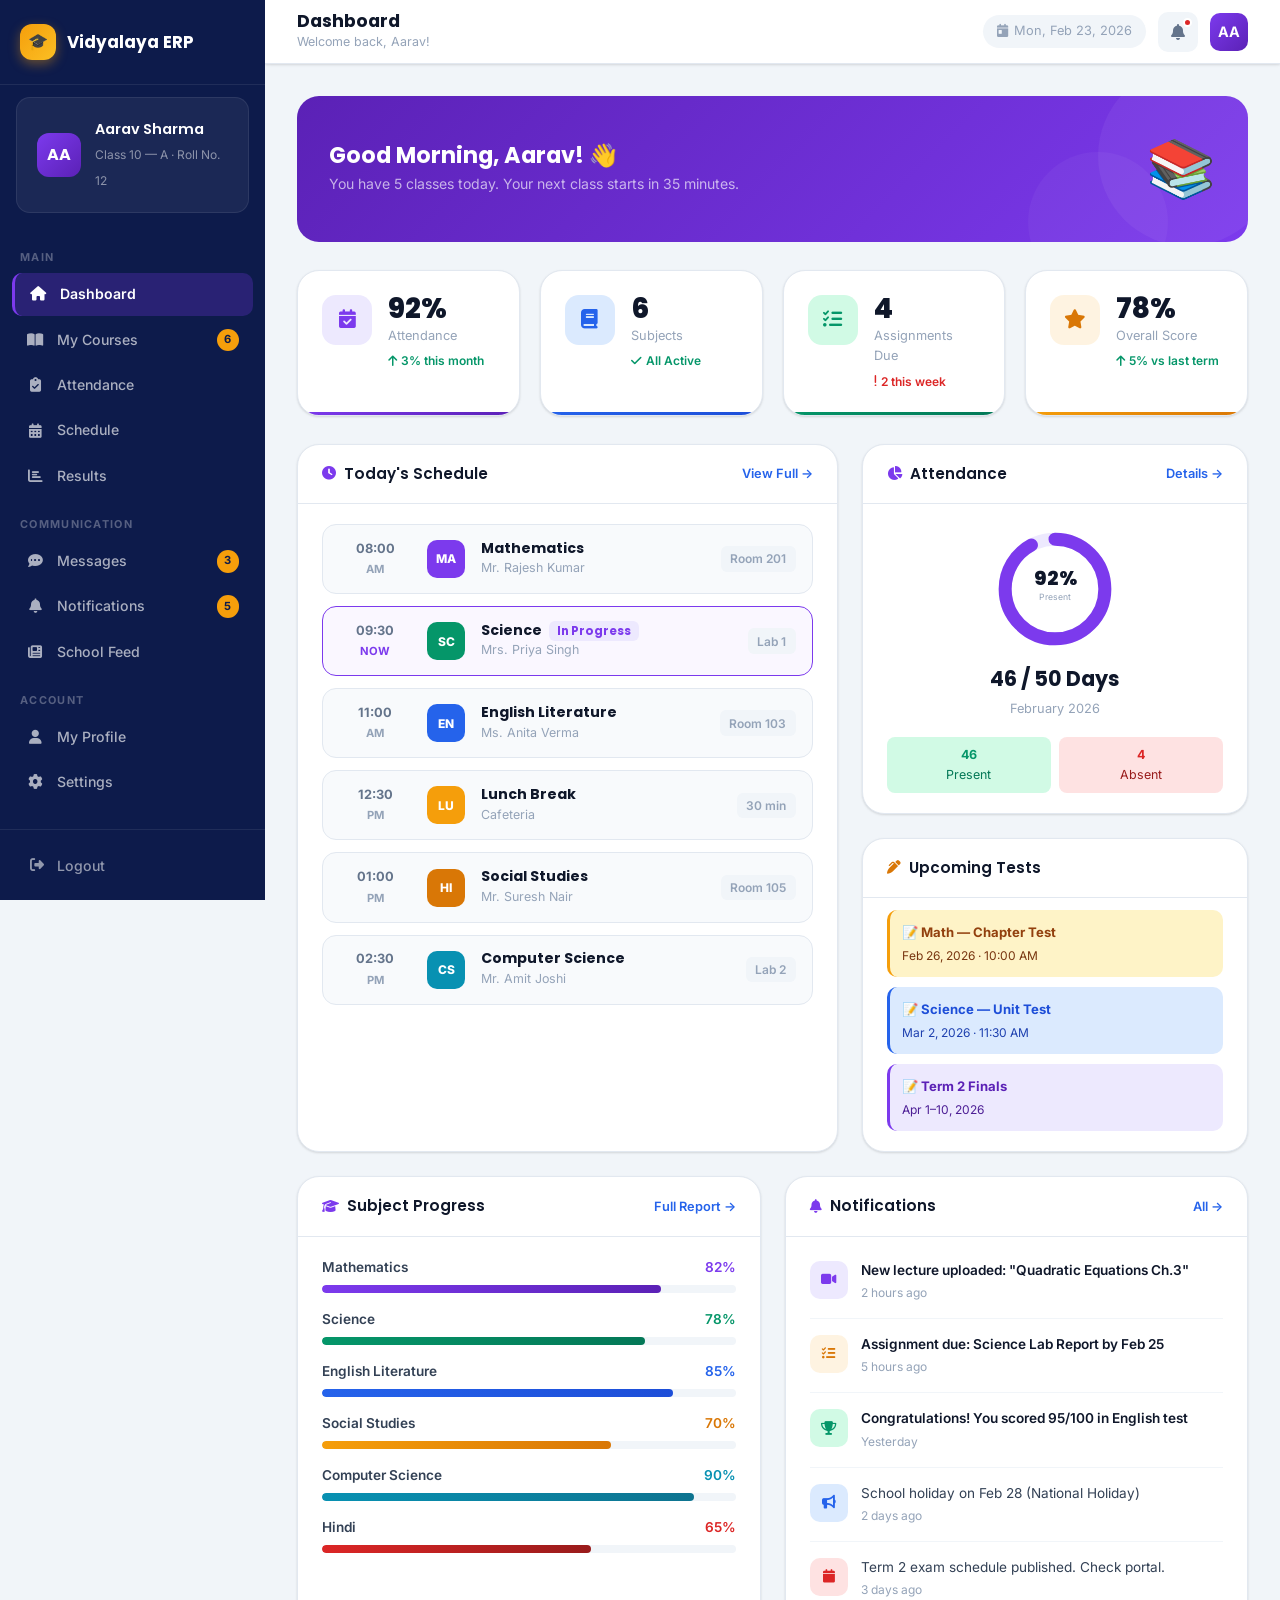
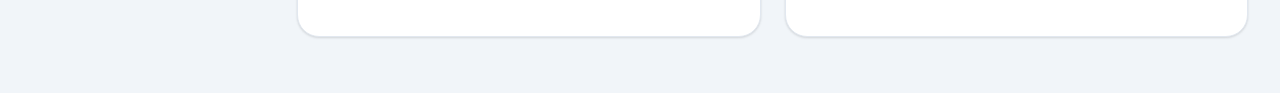
<file: student/dashboard.html>
<!DOCTYPE html>
<html lang="en">
<head>
  <meta charset="UTF-8" />
  <meta name="viewport" content="width=device-width, initial-scale=1.0" />
  <title>Student Dashboard — Vidyalaya ERP</title>
  <link rel="preconnect" href="https://fonts.googleapis.com" />
  <link rel="preconnect" href="https://fonts.gstatic.com" crossorigin />
  <link href="https://fonts.googleapis.com/css2?family=Poppins:wght@300;400;500;600;700;800&family=Inter:wght@300;400;500;600&display=swap" rel="stylesheet" />
  <link rel="stylesheet" href="https://cdnjs.cloudflare.com/ajax/libs/font-awesome/6.5.0/css/all.min.css" />
  <link rel="stylesheet" href="../css/style.css" />
  <link rel="stylesheet" href="../css/dashboard.css" />
</head>
<body>
<div class="dash-page student-dash">

  <!-- ====== SIDEBAR ====== -->
  <aside class="sidebar" id="sidebar">
    <div class="sidebar-header">
      <div class="sidebar-logo">
        <div class="logo-icon">🎓</div>
        <span>Vidyalaya ERP</span>
      </div>
      <button class="sidebar-close" onclick="toggleSidebar()"><i class="fas fa-times"></i></button>
    </div>

    <div class="sidebar-user">
      <div class="user-avatar ua-student">AA</div>
      <div class="user-info">
        <span class="user-name">Aarav Sharma</span>
        <span class="user-role">Class 10 — A · Roll No. 12</span>
      </div>
    </div>

    <nav class="sidebar-nav">
      <div class="nav-section-label">Main</div>
      <a class="nav-item active student-active" href="#" onclick="showSection('dashboard',this)">
        <i class="fas fa-home"></i> Dashboard
      </a>
      <a class="nav-item" href="#" onclick="showSection('courses',this)">
        <i class="fas fa-book-open"></i> My Courses
        <span class="nav-badge">6</span>
      </a>
      <a class="nav-item" href="#" onclick="showSection('attendance',this)">
        <i class="fas fa-clipboard-check"></i> Attendance
      </a>
      <a class="nav-item" href="#" onclick="showSection('schedule',this)">
        <i class="fas fa-calendar-alt"></i> Schedule
      </a>
      <a class="nav-item" href="#" onclick="showSection('results',this)">
        <i class="fas fa-chart-bar"></i> Results
      </a>

      <div class="nav-section-label">Communication</div>
      <a class="nav-item" href="#" onclick="showSection('messages',this)">
        <i class="fas fa-comment-dots"></i> Messages
        <span class="nav-badge">3</span>
      </a>
      <a class="nav-item" href="#" onclick="showSection('notifications',this)">
        <i class="fas fa-bell"></i> Notifications
        <span class="nav-badge">5</span>
      </a>
      <a class="nav-item" href="#" onclick="showSection('feed',this)">
        <i class="fas fa-newspaper"></i> School Feed
      </a>

      <div class="nav-section-label">Account</div>
      <a class="nav-item" href="#">
        <i class="fas fa-user"></i> My Profile
      </a>
      <a class="nav-item" href="#">
        <i class="fas fa-cog"></i> Settings
      </a>
    </nav>

    <div class="sidebar-footer">
      <a href="../login.html">
        <button class="logout-btn"><i class="fas fa-sign-out-alt"></i> Logout</button>
      </a>
    </div>
  </aside>

  <!-- ====== MAIN ====== -->
  <div class="dash-main">

    <!-- Topbar -->
    <div class="dash-topbar">
      <div class="topbar-left">
        <button class="menu-toggle" onclick="toggleSidebar()"><i class="fas fa-bars"></i></button>
        <div class="topbar-title">
          <h2 id="topbarTitle">Dashboard</h2>
          <p>Welcome back, Aarav!</p>
        </div>
      </div>
      <div class="topbar-right">
        <div class="topbar-date"><i class="fas fa-calendar-day"></i> Mon, Feb 23, 2026</div>
        <button class="notif-btn"><i class="fas fa-bell"></i><span class="notif-dot"></span></button>
        <div class="topbar-avatar ua-student">AA</div>
      </div>
    </div>

    <!-- ====== DASHBOARD SECTION ====== -->
    <div class="dash-content" id="sec-dashboard">

      <!-- Greeting -->
      <div class="dash-greeting">
        <div class="greeting-text">
          <h2>Good Morning, Aarav! 👋</h2>
          <p>You have 5 classes today. Your next class starts in 35 minutes.</p>
        </div>
        <div class="greeting-emoji animate-float">📚</div>
      </div>

      <!-- Stats -->
      <div class="stats-row">
        <div class="dash-stat ds-purple">
          <div class="stat-icon si-purple"><i class="fas fa-calendar-check"></i></div>
          <div class="stat-info">
            <div class="stat-val">92%</div>
            <div class="stat-key">Attendance</div>
            <div class="stat-change change-up"><i class="fas fa-arrow-up"></i> 3% this month</div>
          </div>
        </div>
        <div class="dash-stat ds-blue">
          <div class="stat-icon si-blue"><i class="fas fa-book"></i></div>
          <div class="stat-info">
            <div class="stat-val">6</div>
            <div class="stat-key">Subjects</div>
            <div class="stat-change change-up"><i class="fas fa-check"></i> All Active</div>
          </div>
        </div>
        <div class="dash-stat ds-green">
          <div class="stat-icon si-green"><i class="fas fa-tasks"></i></div>
          <div class="stat-info">
            <div class="stat-val">4</div>
            <div class="stat-key">Assignments Due</div>
            <div class="stat-change change-down"><i class="fas fa-exclamation"></i> 2 this week</div>
          </div>
        </div>
        <div class="dash-stat ds-amber">
          <div class="stat-icon si-amber"><i class="fas fa-star"></i></div>
          <div class="stat-info">
            <div class="stat-val">78%</div>
            <div class="stat-key">Overall Score</div>
            <div class="stat-change change-up"><i class="fas fa-arrow-up"></i> 5% vs last term</div>
          </div>
        </div>
      </div>

      <!-- Grid: Schedule + Attendance Chart -->
      <div class="dash-grid dash-grid-3" style="grid-template-columns:1.4fr 1fr;">

        <!-- Today's Schedule -->
        <div class="dash-card">
          <div class="card-header">
            <h3><i class="fas fa-clock" style="color:#7C3AED"></i> Today's Schedule</h3>
            <button class="card-action">View Full →</button>
          </div>
          <div class="card-body">
            <div class="schedule-list">
              <div class="schedule-item">
                <div class="schedule-time">08:00<br><span style="font-size:.7rem;color:#94A3B8">AM</span></div>
                <div class="schedule-subject ss-math">MA</div>
                <div class="schedule-info">
                  <h4>Mathematics</h4>
                  <p>Mr. Rajesh Kumar</p>
                </div>
                <div class="schedule-room">Room 201</div>
              </div>
              <div class="schedule-item" style="border-color:#7C3AED;background:rgba(124,58,237,.04);">
                <div class="schedule-time">09:30<br><span style="font-size:.7rem;color:#7C3AED;font-weight:700">NOW</span></div>
                <div class="schedule-subject ss-sci">SC</div>
                <div class="schedule-info">
                  <h4>Science <span style="font-size:.72rem;background:#EDE9FE;color:#7C3AED;padding:.15rem .5rem;border-radius:6px;margin-left:.25rem;">In Progress</span></h4>
                  <p>Mrs. Priya Singh</p>
                </div>
                <div class="schedule-room">Lab 1</div>
              </div>
              <div class="schedule-item">
                <div class="schedule-time">11:00<br><span style="font-size:.7rem;color:#94A3B8">AM</span></div>
                <div class="schedule-subject ss-eng">EN</div>
                <div class="schedule-info">
                  <h4>English Literature</h4>
                  <p>Ms. Anita Verma</p>
                </div>
                <div class="schedule-room">Room 103</div>
              </div>
              <div class="schedule-item">
                <div class="schedule-time">12:30<br><span style="font-size:.7rem;color:#94A3B8">PM</span></div>
                <div class="schedule-subject" style="background:#F59E0B">LU</div>
                <div class="schedule-info">
                  <h4>Lunch Break</h4>
                  <p>Cafeteria</p>
                </div>
                <div class="schedule-room">30 min</div>
              </div>
              <div class="schedule-item">
                <div class="schedule-time">01:00<br><span style="font-size:.7rem;color:#94A3B8">PM</span></div>
                <div class="schedule-subject ss-hist">HI</div>
                <div class="schedule-info">
                  <h4>Social Studies</h4>
                  <p>Mr. Suresh Nair</p>
                </div>
                <div class="schedule-room">Room 105</div>
              </div>
              <div class="schedule-item">
                <div class="schedule-time">02:30<br><span style="font-size:.7rem;color:#94A3B8">PM</span></div>
                <div class="schedule-subject ss-cs">CS</div>
                <div class="schedule-info">
                  <h4>Computer Science</h4>
                  <p>Mr. Amit Joshi</p>
                </div>
                <div class="schedule-room">Lab 2</div>
              </div>
            </div>
          </div>
        </div>

        <!-- Right Column -->
        <div style="display:flex;flex-direction:column;gap:1.5rem;">

          <!-- Attendance Donut -->
          <div class="dash-card">
            <div class="card-header">
              <h3><i class="fas fa-chart-pie" style="color:#7C3AED"></i> Attendance</h3>
              <button class="card-action">Details →</button>
            </div>
            <div class="card-body">
              <div class="donut-wrap">
                <svg viewBox="0 0 120 120">
                  <circle cx="60" cy="60" r="46" fill="none" stroke="#EDE9FE" stroke-width="12"/>
                  <circle cx="60" cy="60" r="46" fill="none" stroke="#7C3AED" stroke-width="12"
                    stroke-dasharray="289.0" stroke-dashoffset="23.1"
                    stroke-linecap="round" transform="rotate(-90 60 60)"/>
                  <text x="60" y="56" text-anchor="middle" font-size="18" font-weight="800" fill="#0F172A" font-family="Poppins,sans-serif">92%</text>
                  <text x="60" y="70" text-anchor="middle" font-size="8" fill="#94A3B8" font-family="Inter,sans-serif">Present</text>
                </svg>
                <div class="donut-label">
                  <strong>46 / 50 Days</strong>
                  <span>February 2026</span>
                </div>
              </div>
              <div style="display:grid;grid-template-columns:1fr 1fr;gap:.5rem;margin-top:1rem;font-size:.78rem;">
                <div style="background:#D1FAE5;border-radius:8px;padding:.5rem .75rem;text-align:center;"><strong style="color:#059669;">46</strong><br><span style="color:#047857;">Present</span></div>
                <div style="background:#FEE2E2;border-radius:8px;padding:.5rem .75rem;text-align:center;"><strong style="color:#DC2626;">4</strong><br><span style="color:#991B1B;">Absent</span></div>
              </div>
            </div>
          </div>

          <!-- Upcoming Test -->
          <div class="dash-card">
            <div class="card-header">
              <h3><i class="fas fa-pen-alt" style="color:#D97706"></i> Upcoming Tests</h3>
            </div>
            <div class="card-body" style="padding-top:.75rem;">
              <div style="display:flex;flex-direction:column;gap:.6rem;">
                <div style="padding:.75rem;background:#FEF3C7;border-radius:10px;border-left:3px solid #F59E0B;">
                  <div style="font-size:.82rem;font-weight:700;color:#92400E;">📝 Math — Chapter Test</div>
                  <div style="font-size:.75rem;color:#78350F;margin-top:.2rem;">Feb 26, 2026 · 10:00 AM</div>
                </div>
                <div style="padding:.75rem;background:#DBEAFE;border-radius:10px;border-left:3px solid #2563EB;">
                  <div style="font-size:.82rem;font-weight:700;color:#1D4ED8;">📝 Science — Unit Test</div>
                  <div style="font-size:.75rem;color:#1E40AF;margin-top:.2rem;">Mar 2, 2026 · 11:30 AM</div>
                </div>
                <div style="padding:.75rem;background:#EDE9FE;border-radius:10px;border-left:3px solid #7C3AED;">
                  <div style="font-size:.82rem;font-weight:700;color:#5B21B6;">📝 Term 2 Finals</div>
                  <div style="font-size:.75rem;color:#4C1D95;margin-top:.2rem;">Apr 1–10, 2026</div>
                </div>
              </div>
            </div>
          </div>
        </div>
      </div>

      <!-- Grid: Subject Progress + Notifications -->
      <div class="dash-grid" style="margin-top:0;">

        <!-- Subject Progress -->
        <div class="dash-card">
          <div class="card-header">
            <h3><i class="fas fa-graduation-cap" style="color:#7C3AED"></i> Subject Progress</h3>
            <button class="card-action">Full Report →</button>
          </div>
          <div class="card-body">
            <div class="progress-list">
              <div class="progress-item">
                <div class="progress-header">
                  <span>Mathematics</span>
                  <span class="progress-pct" style="color:#7C3AED">82%</span>
                </div>
                <div class="progress-bar"><div class="progress-fill pf-purple" style="width:82%"></div></div>
              </div>
              <div class="progress-item">
                <div class="progress-header">
                  <span>Science</span>
                  <span class="progress-pct" style="color:#059669">78%</span>
                </div>
                <div class="progress-bar"><div class="progress-fill pf-green" style="width:78%"></div></div>
              </div>
              <div class="progress-item">
                <div class="progress-header">
                  <span>English Literature</span>
                  <span class="progress-pct" style="color:#2563EB">85%</span>
                </div>
                <div class="progress-bar"><div class="progress-fill pf-blue" style="width:85%"></div></div>
              </div>
              <div class="progress-item">
                <div class="progress-header">
                  <span>Social Studies</span>
                  <span class="progress-pct" style="color:#D97706">70%</span>
                </div>
                <div class="progress-bar"><div class="progress-fill pf-amber" style="width:70%"></div></div>
              </div>
              <div class="progress-item">
                <div class="progress-header">
                  <span>Computer Science</span>
                  <span class="progress-pct" style="color:#0891B2">90%</span>
                </div>
                <div class="progress-bar"><div class="progress-fill" style="width:90%;background:linear-gradient(90deg,#0891B2,#0E7490)"></div></div>
              </div>
              <div class="progress-item">
                <div class="progress-header">
                  <span>Hindi</span>
                  <span class="progress-pct" style="color:#DC2626">65%</span>
                </div>
                <div class="progress-bar"><div class="progress-fill pf-red" style="width:65%"></div></div>
              </div>
            </div>
          </div>
        </div>

        <!-- Notifications -->
        <div class="dash-card">
          <div class="card-header">
            <h3><i class="fas fa-bell" style="color:#7C3AED"></i> Notifications</h3>
            <button class="card-action">All →</button>
          </div>
          <div class="card-body" style="padding-top:.5rem;">
            <div class="notif-list">
              <div class="notif-item notif-unread">
                <div class="notif-icon ni-purple"><i class="fas fa-video"></i></div>
                <div class="notif-info">
                  <div class="notif-text">New lecture uploaded: "Quadratic Equations Ch.3"</div>
                  <div class="notif-time">2 hours ago</div>
                </div>
              </div>
              <div class="notif-item notif-unread">
                <div class="notif-icon ni-amber"><i class="fas fa-tasks"></i></div>
                <div class="notif-info">
                  <div class="notif-text">Assignment due: Science Lab Report by Feb 25</div>
                  <div class="notif-time">5 hours ago</div>
                </div>
              </div>
              <div class="notif-item notif-unread">
                <div class="notif-icon ni-green"><i class="fas fa-trophy"></i></div>
                <div class="notif-info">
                  <div class="notif-text">Congratulations! You scored 95/100 in English test</div>
                  <div class="notif-time">Yesterday</div>
                </div>
              </div>
              <div class="notif-item">
                <div class="notif-icon ni-blue"><i class="fas fa-bullhorn"></i></div>
                <div class="notif-info">
                  <div class="notif-text">School holiday on Feb 28 (National Holiday)</div>
                  <div class="notif-time">2 days ago</div>
                </div>
              </div>
              <div class="notif-item">
                <div class="notif-icon ni-red"><i class="fas fa-calendar"></i></div>
                <div class="notif-info">
                  <div class="notif-text">Term 2 exam schedule published. Check portal.</div>
                  <div class="notif-time">3 days ago</div>
                </div>
              </div>
            </div>
          </div>
        </div>
      </div>

    </div><!-- /dashboard -->

    <!-- ====== COURSES SECTION ====== -->
    <div class="dash-content" id="sec-courses" style="display:none;">
      <div class="dash-greeting"><div class="greeting-text"><h2>My Courses 📖</h2><p>6 subjects · Chapter-wise lectures & notes</p></div><div class="greeting-emoji">🎒</div></div>
      <div style="display:grid;grid-template-columns:repeat(3,1fr);gap:1.25rem;margin-top:1.75rem;">
        <!-- Course Cards -->
        <div style="background:#fff;border-radius:18px;overflow:hidden;box-shadow:0 2px 12px rgba(0,0,0,.07);border:1px solid #E2E8F0;">
          <div style="height:80px;background:linear-gradient(135deg,#7C3AED,#5B21B6);display:flex;align-items:center;justify-content:center;font-size:2.2rem;">📐</div>
          <div style="padding:1.25rem;">
            <div style="font-size:.72rem;font-weight:700;color:#7C3AED;text-transform:uppercase;letter-spacing:.08em;">Mathematics</div>
            <h3 style="font-size:1rem;margin:.25rem 0 .5rem;">Algebra & Calculus</h3>
            <div style="font-size:.8rem;color:#64748B;margin-bottom:.85rem;">Mr. Rajesh Kumar · 12 Chapters</div>
            <div style="background:#F1F5F9;border-radius:8px;height:6px;margin-bottom:.75rem;overflow:hidden;"><div style="width:65%;height:100%;background:linear-gradient(90deg,#7C3AED,#5B21B6);border-radius:8px;"></div></div>
            <div style="display:flex;justify-content:space-between;font-size:.78rem;color:#94A3B8;"><span>65% complete</span><span>8/12 chapters</span></div>
          </div>
        </div>
        <div style="background:#fff;border-radius:18px;overflow:hidden;box-shadow:0 2px 12px rgba(0,0,0,.07);border:1px solid #E2E8F0;">
          <div style="height:80px;background:linear-gradient(135deg,#059669,#047857);display:flex;align-items:center;justify-content:center;font-size:2.2rem;">🔬</div>
          <div style="padding:1.25rem;">
            <div style="font-size:.72rem;font-weight:700;color:#059669;text-transform:uppercase;letter-spacing:.08em;">Science</div>
            <h3 style="font-size:1rem;margin:.25rem 0 .5rem;">Physics & Chemistry</h3>
            <div style="font-size:.8rem;color:#64748B;margin-bottom:.85rem;">Mrs. Priya Singh · 10 Chapters</div>
            <div style="background:#F1F5F9;border-radius:8px;height:6px;margin-bottom:.75rem;overflow:hidden;"><div style="width:50%;height:100%;background:linear-gradient(90deg,#059669,#047857);border-radius:8px;"></div></div>
            <div style="display:flex;justify-content:space-between;font-size:.78rem;color:#94A3B8;"><span>50% complete</span><span>5/10 chapters</span></div>
          </div>
        </div>
        <div style="background:#fff;border-radius:18px;overflow:hidden;box-shadow:0 2px 12px rgba(0,0,0,.07);border:1px solid #E2E8F0;">
          <div style="height:80px;background:linear-gradient(135deg,#2563EB,#1D4ED8);display:flex;align-items:center;justify-content:center;font-size:2.2rem;">📖</div>
          <div style="padding:1.25rem;">
            <div style="font-size:.72rem;font-weight:700;color:#2563EB;text-transform:uppercase;letter-spacing:.08em;">English</div>
            <h3 style="font-size:1rem;margin:.25rem 0 .5rem;">Literature & Grammar</h3>
            <div style="font-size:.8rem;color:#64748B;margin-bottom:.85rem;">Ms. Anita Verma · 8 Chapters</div>
            <div style="background:#F1F5F9;border-radius:8px;height:6px;margin-bottom:.75rem;overflow:hidden;"><div style="width:75%;height:100%;background:linear-gradient(90deg,#2563EB,#1D4ED8);border-radius:8px;"></div></div>
            <div style="display:flex;justify-content:space-between;font-size:.78rem;color:#94A3B8;"><span>75% complete</span><span>6/8 chapters</span></div>
          </div>
        </div>
        <div style="background:#fff;border-radius:18px;overflow:hidden;box-shadow:0 2px 12px rgba(0,0,0,.07);border:1px solid #E2E8F0;">
          <div style="height:80px;background:linear-gradient(135deg,#D97706,#B45309);display:flex;align-items:center;justify-content:center;font-size:2.2rem;">🌍</div>
          <div style="padding:1.25rem;">
            <div style="font-size:.72rem;font-weight:700;color:#D97706;text-transform:uppercase;letter-spacing:.08em;">Social Studies</div>
            <h3 style="font-size:1rem;margin:.25rem 0 .5rem;">History & Geography</h3>
            <div style="font-size:.8rem;color:#64748B;margin-bottom:.85rem;">Mr. Suresh Nair · 14 Chapters</div>
            <div style="background:#F1F5F9;border-radius:8px;height:6px;margin-bottom:.75rem;overflow:hidden;"><div style="width:45%;height:100%;background:linear-gradient(90deg,#D97706,#B45309);border-radius:8px;"></div></div>
            <div style="display:flex;justify-content:space-between;font-size:.78rem;color:#94A3B8;"><span>45% complete</span><span>6/14 chapters</span></div>
          </div>
        </div>
        <div style="background:#fff;border-radius:18px;overflow:hidden;box-shadow:0 2px 12px rgba(0,0,0,.07);border:1px solid #E2E8F0;">
          <div style="height:80px;background:linear-gradient(135deg,#0891B2,#0E7490);display:flex;align-items:center;justify-content:center;font-size:2.2rem;">💻</div>
          <div style="padding:1.25rem;">
            <div style="font-size:.72rem;font-weight:700;color:#0891B2;text-transform:uppercase;letter-spacing:.08em;">Computer Science</div>
            <h3 style="font-size:1rem;margin:.25rem 0 .5rem;">Python & Web Dev</h3>
            <div style="font-size:.8rem;color:#64748B;margin-bottom:.85rem;">Mr. Amit Joshi · 9 Chapters</div>
            <div style="background:#F1F5F9;border-radius:8px;height:6px;margin-bottom:.75rem;overflow:hidden;"><div style="width:88%;height:100%;background:linear-gradient(90deg,#0891B2,#0E7490);border-radius:8px;"></div></div>
            <div style="display:flex;justify-content:space-between;font-size:.78rem;color:#94A3B8;"><span>88% complete</span><span>8/9 chapters</span></div>
          </div>
        </div>
        <div style="background:#fff;border-radius:18px;overflow:hidden;box-shadow:0 2px 12px rgba(0,0,0,.07);border:1px solid #E2E8F0;">
          <div style="height:80px;background:linear-gradient(135deg,#DC2626,#991B1B);display:flex;align-items:center;justify-content:center;font-size:2.2rem;">🗣️</div>
          <div style="padding:1.25rem;">
            <div style="font-size:.72rem;font-weight:700;color:#DC2626;text-transform:uppercase;letter-spacing:.08em;">Hindi</div>
            <h3 style="font-size:1rem;margin:.25rem 0 .5rem;">Grammar & Literature</h3>
            <div style="font-size:.8rem;color:#64748B;margin-bottom:.85rem;">Mrs. Geeta Sharma · 11 Chapters</div>
            <div style="background:#F1F5F9;border-radius:8px;height:6px;margin-bottom:.75rem;overflow:hidden;"><div style="width:40%;height:100%;background:linear-gradient(90deg,#DC2626,#991B1B);border-radius:8px;"></div></div>
            <div style="display:flex;justify-content:space-between;font-size:.78rem;color:#94A3B8;"><span>40% complete</span><span>4/11 chapters</span></div>
          </div>
        </div>
      </div>
    </div>

    <!-- ====== ATTENDANCE SECTION ====== -->
    <div class="dash-content" id="sec-attendance" style="display:none;">
      <div class="dash-greeting"><div class="greeting-text"><h2>My Attendance 📋</h2><p>February 2026 — 92% Attendance Rate</p></div><div class="greeting-emoji">✅</div></div>
      <div class="dash-grid" style="margin-top:1.75rem;">
        <div class="dash-card">
          <div class="card-header"><h3><i class="fas fa-calendar" style="color:#7C3AED"></i> Monthly Calendar</h3></div>
          <div class="card-body">
            <div class="cal-grid">
              <div class="cal-day-label">Sun</div><div class="cal-day-label">Mon</div><div class="cal-day-label">Tue</div>
              <div class="cal-day-label">Wed</div><div class="cal-day-label">Thu</div><div class="cal-day-label">Fri</div><div class="cal-day-label">Sat</div>
              <div class="cal-day cd-empty"></div><div class="cal-day cd-empty"></div><div class="cal-day cd-empty"></div><div class="cal-day cd-empty"></div><div class="cal-day cd-empty"></div><div class="cal-day cd-empty"></div><div class="cal-day cd-holiday">1</div>
              <div class="cal-day cd-other">2</div><div class="cal-day cd-present">3</div><div class="cal-day cd-present">4</div><div class="cal-day cd-present">5</div><div class="cal-day cd-absent">6</div><div class="cal-day cd-present">7</div><div class="cal-day cd-other">8</div>
              <div class="cal-day cd-other">9</div><div class="cal-day cd-present">10</div><div class="cal-day cd-present">11</div><div class="cal-day cd-late">12</div><div class="cal-day cd-present">13</div><div class="cal-day cd-present">14</div><div class="cal-day cd-other">15</div>
              <div class="cal-day cd-other">16</div><div class="cal-day cd-present">17</div><div class="cal-day cd-present">18</div><div class="cal-day cd-present">19</div><div class="cal-day cd-absent">20</div><div class="cal-day cd-present">21</div><div class="cal-day cd-other">22</div>
              <div class="cal-day cd-other">23</div><div class="cal-day cd-today">24</div><div class="cal-day cd-empty">25</div><div class="cal-day cd-empty">26</div><div class="cal-day cd-empty">27</div><div class="cal-day cd-holiday">28</div><div class="cal-day cd-other">29</div>
            </div>
            <div style="display:flex;gap:.75rem;flex-wrap:wrap;margin-top:1rem;font-size:.75rem;">
              <span style="display:flex;align-items:center;gap:.3rem;"><span style="width:12px;height:12px;border-radius:3px;background:#D1FAE5;display:inline-block;"></span>Present</span>
              <span style="display:flex;align-items:center;gap:.3rem;"><span style="width:12px;height:12px;border-radius:3px;background:#FEE2E2;display:inline-block;"></span>Absent</span>
              <span style="display:flex;align-items:center;gap:.3rem;"><span style="width:12px;height:12px;border-radius:3px;background:rgba(245,158,11,.15);display:inline-block;"></span>Late</span>
              <span style="display:flex;align-items:center;gap:.3rem;"><span style="width:12px;height:12px;border-radius:3px;background:#DBEAFE;display:inline-block;"></span>Holiday</span>
            </div>
          </div>
        </div>
        <div class="dash-card">
          <div class="card-header"><h3><i class="fas fa-chart-bar" style="color:#7C3AED"></i> Subject-wise Attendance</h3></div>
          <div class="card-body">
            <div class="progress-list">
              <div class="progress-item"><div class="progress-header"><span>Mathematics</span><span class="progress-pct" style="color:#7C3AED">96%</span></div><div class="progress-bar"><div class="progress-fill pf-purple" style="width:96%"></div></div></div>
              <div class="progress-item"><div class="progress-header"><span>Science</span><span class="progress-pct" style="color:#059669">94%</span></div><div class="progress-bar"><div class="progress-fill pf-green" style="width:94%"></div></div></div>
              <div class="progress-item"><div class="progress-header"><span>English</span><span class="progress-pct" style="color:#2563EB">90%</span></div><div class="progress-bar"><div class="progress-fill pf-blue" style="width:90%"></div></div></div>
              <div class="progress-item"><div class="progress-header"><span>Social Studies</span><span class="progress-pct" style="color:#D97706">88%</span></div><div class="progress-bar"><div class="progress-fill pf-amber" style="width:88%"></div></div></div>
              <div class="progress-item"><div class="progress-header"><span>Computer Science</span><span class="progress-pct" style="color:#0891B2">98%</span></div><div class="progress-bar"><div class="progress-fill" style="width:98%;background:linear-gradient(90deg,#0891B2,#0E7490)"></div></div></div>
              <div class="progress-item"><div class="progress-header"><span>Hindi</span><span class="progress-pct" style="color:#DC2626">85%</span></div><div class="progress-bar"><div class="progress-fill pf-red" style="width:85%"></div></div></div>
            </div>
          </div>
        </div>
      </div>
    </div>

    <!-- Other sections (placeholders) -->
    <div class="dash-content" id="sec-schedule" style="display:none;">
      <div class="dash-greeting"><div class="greeting-text"><h2>Weekly Schedule 📅</h2><p>Full timetable for the week</p></div><div class="greeting-emoji">🗓️</div></div>
      <div class="dash-card" style="margin-top:1.75rem;"><div class="card-body" style="padding:2rem;text-align:center;color:#94A3B8;">Full timetable view coming soon.</div></div>
    </div>
    <div class="dash-content" id="sec-results" style="display:none;">
      <div class="dash-greeting"><div class="greeting-text"><h2>My Results 🏆</h2><p>Academic performance overview</p></div><div class="greeting-emoji">📊</div></div>
      <div class="dash-card" style="margin-top:1.75rem;"><div class="card-body" style="padding:2rem;text-align:center;color:#94A3B8;">Results section — detailed view available after exams.</div></div>
    </div>
    <div class="dash-content" id="sec-messages" style="display:none;">
      <div class="dash-greeting"><div class="greeting-text"><h2>Messages 💬</h2><p>Communication with teachers</p></div><div class="greeting-emoji">✉️</div></div>
      <div class="dash-card" style="margin-top:1.75rem;"><div class="card-body" style="padding:2rem;text-align:center;color:#94A3B8;">Messaging module — connect with your teachers.</div></div>
    </div>
    <div class="dash-content" id="sec-notifications" style="display:none;">
      <div class="dash-greeting"><div class="greeting-text"><h2>Notifications 🔔</h2><p>All your alerts and updates</p></div><div class="greeting-emoji">📢</div></div>
      <div class="dash-card" style="margin-top:1.75rem;"><div class="card-body" style="padding:2rem;text-align:center;color:#94A3B8;">All notifications listed here.</div></div>
    </div>
    <div class="dash-content" id="sec-feed" style="display:none;">
      <div class="dash-greeting"><div class="greeting-text"><h2>School Feed 📰</h2><p>Announcements & updates</p></div><div class="greeting-emoji">📋</div></div>
      <div class="dash-card" style="margin-top:1.75rem;"><div class="card-body" style="padding:2rem;text-align:center;color:#94A3B8;">School announcements and events feed.</div></div>
    </div>

  </div><!-- /dash-main -->
</div><!-- /dash-page -->

<script>
  function toggleSidebar() {
    document.getElementById('sidebar').classList.toggle('open');
  }
  function showSection(sec, el) {
    document.querySelectorAll('.dash-content').forEach(s => s.style.display = 'none');
    document.getElementById('sec-'+sec).style.display = 'block';
    document.querySelectorAll('.nav-item').forEach(n => { n.classList.remove('active','student-active'); });
    if (el) { el.classList.add('active','student-active'); }
    document.getElementById('topbarTitle').textContent = el ? el.textContent.trim() : 'Dashboard';
    if (window.innerWidth < 768) document.getElementById('sidebar').classList.remove('open');
  }
</script>
</body>
</html>
</file>
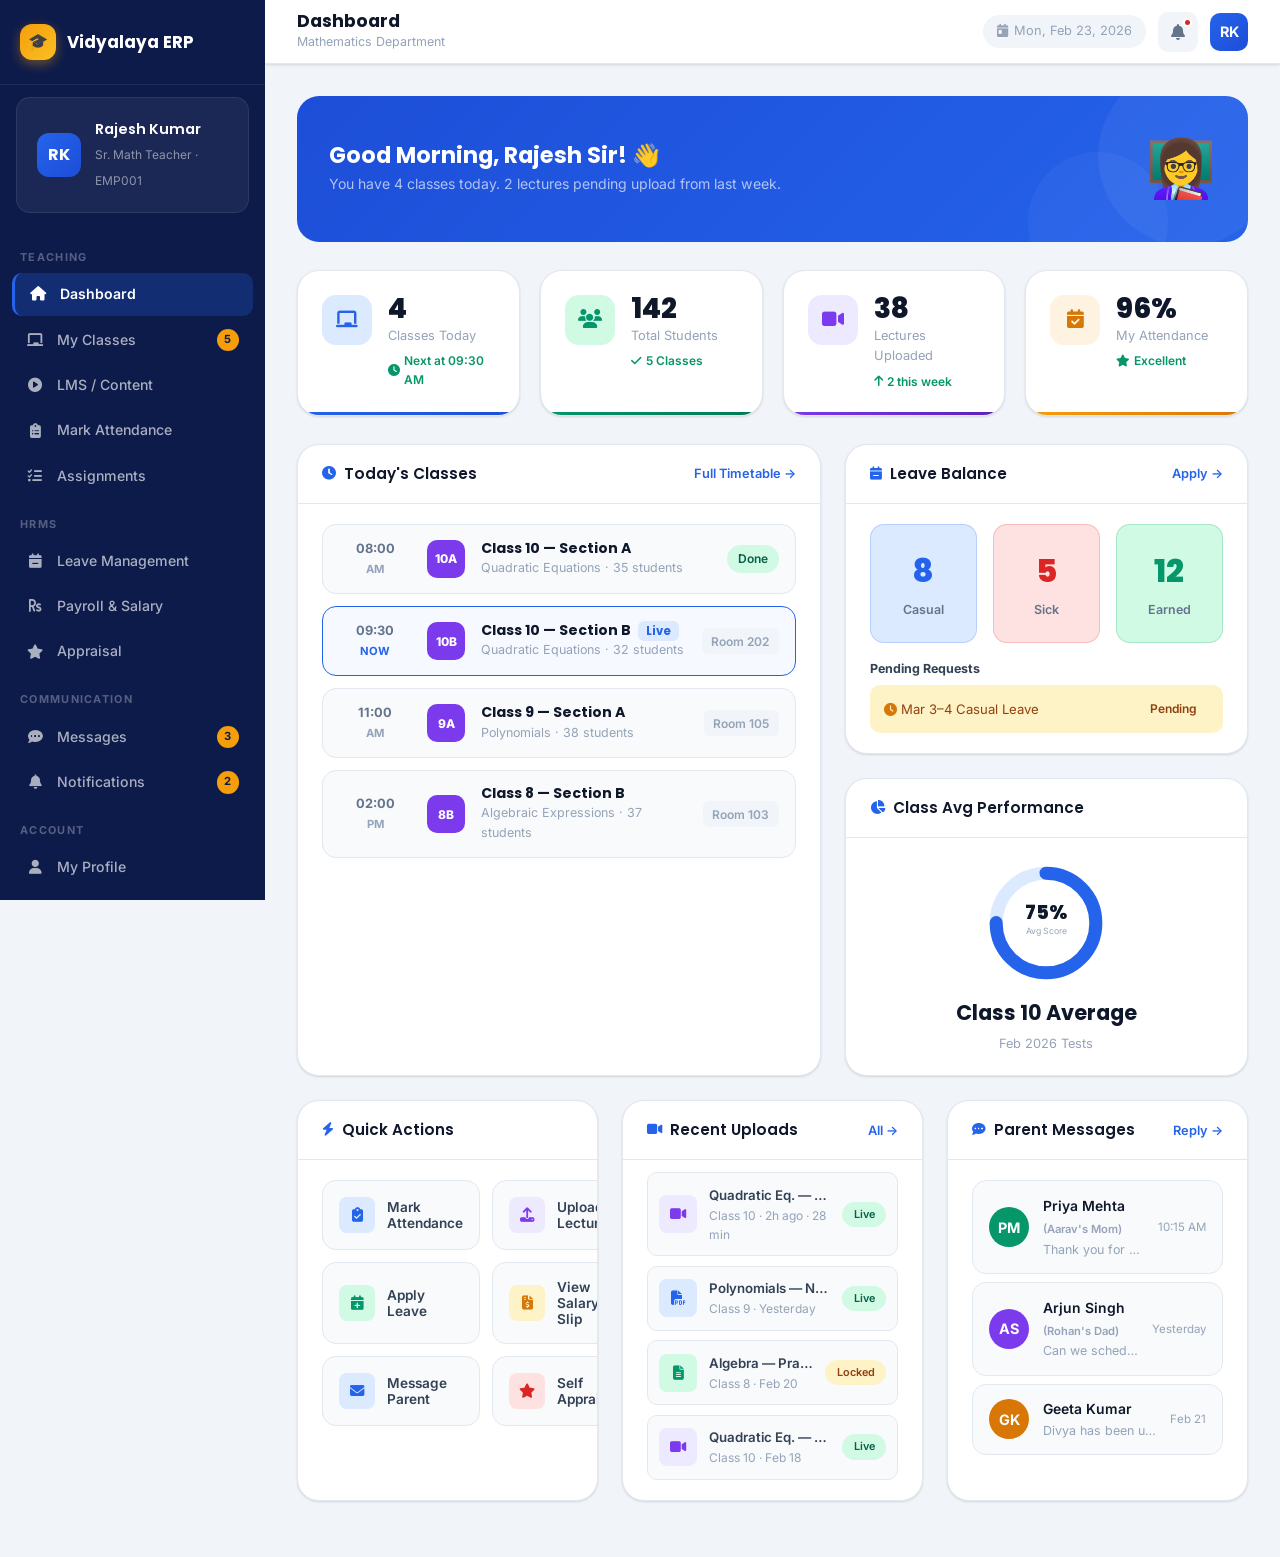
<file: teacher/dashboard.html>
<!DOCTYPE html>
<html lang="en">
<head>
  <meta charset="UTF-8" />
  <meta name="viewport" content="width=device-width, initial-scale=1.0" />
  <title>Teacher Dashboard — Vidyalaya ERP</title>
  <link rel="preconnect" href="https://fonts.googleapis.com" />
  <link rel="preconnect" href="https://fonts.gstatic.com" crossorigin />
  <link href="https://fonts.googleapis.com/css2?family=Poppins:wght@300;400;500;600;700;800&family=Inter:wght@300;400;500;600&display=swap" rel="stylesheet" />
  <link rel="stylesheet" href="https://cdnjs.cloudflare.com/ajax/libs/font-awesome/6.5.0/css/all.min.css" />
  <link rel="stylesheet" href="../css/style.css" />
  <link rel="stylesheet" href="../css/dashboard.css" />
</head>
<body>
<div class="dash-page teacher-dash">

  <!-- ====== SIDEBAR ====== -->
  <aside class="sidebar" id="sidebar">
    <div class="sidebar-header">
      <div class="sidebar-logo">
        <div class="logo-icon">🎓</div>
        <span>Vidyalaya ERP</span>
      </div>
      <button class="sidebar-close" onclick="toggleSidebar()"><i class="fas fa-times"></i></button>
    </div>

    <div class="sidebar-user">
      <div class="user-avatar ua-teacher">RK</div>
      <div class="user-info">
        <span class="user-name">Rajesh Kumar</span>
        <span class="user-role">Sr. Math Teacher · EMP001</span>
      </div>
    </div>

    <nav class="sidebar-nav">
      <div class="nav-section-label">Teaching</div>
      <a class="nav-item active teacher-active" href="#" onclick="showSection('dashboard',this)">
        <i class="fas fa-home"></i> Dashboard
      </a>
      <a class="nav-item" href="#" onclick="showSection('classes',this)">
        <i class="fas fa-chalkboard"></i> My Classes
        <span class="nav-badge">5</span>
      </a>
      <a class="nav-item" href="#" onclick="showSection('lms',this)">
        <i class="fas fa-play-circle"></i> LMS / Content
      </a>
      <a class="nav-item" href="#" onclick="showSection('attendance',this)">
        <i class="fas fa-clipboard-list"></i> Mark Attendance
      </a>
      <a class="nav-item" href="#" onclick="showSection('assignments',this)">
        <i class="fas fa-tasks"></i> Assignments
      </a>

      <div class="nav-section-label">HRMS</div>
      <a class="nav-item" href="#" onclick="showSection('leave',this)">
        <i class="fas fa-calendar-minus"></i> Leave Management
      </a>
      <a class="nav-item" href="#" onclick="showSection('payroll',this)">
        <i class="fas fa-rupee-sign"></i> Payroll & Salary
      </a>
      <a class="nav-item" href="#" onclick="showSection('appraisal',this)">
        <i class="fas fa-star"></i> Appraisal
      </a>

      <div class="nav-section-label">Communication</div>
      <a class="nav-item" href="#" onclick="showSection('messages',this)">
        <i class="fas fa-comment-dots"></i> Messages
        <span class="nav-badge">3</span>
      </a>
      <a class="nav-item" href="#" onclick="showSection('notifications',this)">
        <i class="fas fa-bell"></i> Notifications
        <span class="nav-badge">2</span>
      </a>

      <div class="nav-section-label">Account</div>
      <a class="nav-item" href="#"><i class="fas fa-user"></i> My Profile</a>
      <a class="nav-item" href="#"><i class="fas fa-cog"></i> Settings</a>
    </nav>

    <div class="sidebar-footer">
      <a href="../login.html">
        <button class="logout-btn"><i class="fas fa-sign-out-alt"></i> Logout</button>
      </a>
    </div>
  </aside>

  <!-- ====== MAIN ====== -->
  <div class="dash-main">

    <div class="dash-topbar">
      <div class="topbar-left">
        <button class="menu-toggle" onclick="toggleSidebar()"><i class="fas fa-bars"></i></button>
        <div class="topbar-title">
          <h2 id="topbarTitle">Dashboard</h2>
          <p>Mathematics Department</p>
        </div>
      </div>
      <div class="topbar-right">
        <div class="topbar-date"><i class="fas fa-calendar-day"></i> Mon, Feb 23, 2026</div>
        <button class="notif-btn"><i class="fas fa-bell"></i><span class="notif-dot"></span></button>
        <div class="topbar-avatar ua-teacher">RK</div>
      </div>
    </div>

    <!-- ====== DASHBOARD ====== -->
    <div class="dash-content" id="sec-dashboard">

      <div class="dash-greeting">
        <div class="greeting-text">
          <h2>Good Morning, Rajesh Sir! 👋</h2>
          <p>You have 4 classes today. 2 lectures pending upload from last week.</p>
        </div>
        <div class="greeting-emoji animate-float">👩‍🏫</div>
      </div>

      <!-- Stats -->
      <div class="stats-row">
        <div class="dash-stat ds-blue">
          <div class="stat-icon si-blue"><i class="fas fa-chalkboard"></i></div>
          <div class="stat-info">
            <div class="stat-val">4</div>
            <div class="stat-key">Classes Today</div>
            <div class="stat-change change-up"><i class="fas fa-clock"></i> Next at 09:30 AM</div>
          </div>
        </div>
        <div class="dash-stat ds-green">
          <div class="stat-icon si-green"><i class="fas fa-users"></i></div>
          <div class="stat-info">
            <div class="stat-val">142</div>
            <div class="stat-key">Total Students</div>
            <div class="stat-change change-up"><i class="fas fa-check"></i> 5 Classes</div>
          </div>
        </div>
        <div class="dash-stat ds-purple">
          <div class="stat-icon si-purple"><i class="fas fa-video"></i></div>
          <div class="stat-info">
            <div class="stat-val">38</div>
            <div class="stat-key">Lectures Uploaded</div>
            <div class="stat-change change-up"><i class="fas fa-arrow-up"></i> 2 this week</div>
          </div>
        </div>
        <div class="dash-stat ds-amber">
          <div class="stat-icon si-amber"><i class="fas fa-calendar-check"></i></div>
          <div class="stat-info">
            <div class="stat-val">96%</div>
            <div class="stat-key">My Attendance</div>
            <div class="stat-change change-up"><i class="fas fa-star"></i> Excellent</div>
          </div>
        </div>
      </div>

      <div class="dash-grid" style="grid-template-columns:1.3fr 1fr;">

        <!-- Today's Schedule -->
        <div class="dash-card">
          <div class="card-header">
            <h3><i class="fas fa-clock" style="color:#2563EB"></i> Today's Classes</h3>
            <button class="card-action">Full Timetable →</button>
          </div>
          <div class="card-body">
            <div class="schedule-list">
              <div class="schedule-item">
                <div class="schedule-time">08:00<br><span style="font-size:.7rem;color:#94A3B8">AM</span></div>
                <div class="schedule-subject ss-math">10A</div>
                <div class="schedule-info">
                  <h4>Class 10 — Section A</h4>
                  <p>Quadratic Equations · 35 students</p>
                </div>
                <span class="badge badge-success">Done</span>
              </div>
              <div class="schedule-item" style="border-color:#2563EB;background:rgba(37,99,235,.04);">
                <div class="schedule-time">09:30<br><span style="font-size:.7rem;color:#2563EB;font-weight:700">NOW</span></div>
                <div class="schedule-subject ss-math">10B</div>
                <div class="schedule-info">
                  <h4>Class 10 — Section B <span style="font-size:.72rem;background:#DBEAFE;color:#2563EB;padding:.15rem .5rem;border-radius:6px;margin-left:.25rem;">Live</span></h4>
                  <p>Quadratic Equations · 32 students</p>
                </div>
                <div class="schedule-room">Room 202</div>
              </div>
              <div class="schedule-item">
                <div class="schedule-time">11:00<br><span style="font-size:.7rem;color:#94A3B8">AM</span></div>
                <div class="schedule-subject ss-math">9A</div>
                <div class="schedule-info">
                  <h4>Class 9 — Section A</h4>
                  <p>Polynomials · 38 students</p>
                </div>
                <div class="schedule-room">Room 105</div>
              </div>
              <div class="schedule-item">
                <div class="schedule-time">02:00<br><span style="font-size:.7rem;color:#94A3B8">PM</span></div>
                <div class="schedule-subject ss-math">8B</div>
                <div class="schedule-info">
                  <h4>Class 8 — Section B</h4>
                  <p>Algebraic Expressions · 37 students</p>
                </div>
                <div class="schedule-room">Room 103</div>
              </div>
            </div>
          </div>
        </div>

        <!-- Right: Leave + Performance -->
        <div style="display:flex;flex-direction:column;gap:1.5rem;">

          <!-- Leave Balance -->
          <div class="dash-card">
            <div class="card-header">
              <h3><i class="fas fa-calendar-minus" style="color:#2563EB"></i> Leave Balance</h3>
              <button class="card-action" onclick="showSection('leave',null)">Apply →</button>
            </div>
            <div class="card-body">
              <div class="leave-grid">
                <div class="leave-card lc-casual">
                  <span class="leave-num">8</span>
                  <span class="leave-type">Casual</span>
                </div>
                <div class="leave-card lc-sick">
                  <span class="leave-num">5</span>
                  <span class="leave-type">Sick</span>
                </div>
                <div class="leave-card lc-earned">
                  <span class="leave-num">12</span>
                  <span class="leave-type">Earned</span>
                </div>
              </div>
              <div style="margin-top:1rem;">
                <div style="font-size:.78rem;font-weight:700;color:#334155;margin-bottom:.4rem;">Pending Requests</div>
                <div style="padding:.65rem .9rem;background:#FEF3C7;border-radius:10px;font-size:.82rem;color:#92400E;display:flex;align-items:center;justify-content:space-between;">
                  <span><i class="fas fa-clock" style="color:#D97706"></i> Mar 3–4 Casual Leave</span>
                  <span class="badge badge-warning">Pending</span>
                </div>
              </div>
            </div>
          </div>

          <!-- Performance Donut -->
          <div class="dash-card">
            <div class="card-header">
              <h3><i class="fas fa-chart-pie" style="color:#2563EB"></i> Class Avg Performance</h3>
            </div>
            <div class="card-body">
              <div class="donut-wrap">
                <svg viewBox="0 0 120 120">
                  <circle cx="60" cy="60" r="46" fill="none" stroke="#DBEAFE" stroke-width="12"/>
                  <circle cx="60" cy="60" r="46" fill="none" stroke="#2563EB" stroke-width="12"
                    stroke-dasharray="289.0" stroke-dashoffset="72.2"
                    stroke-linecap="round" transform="rotate(-90 60 60)"/>
                  <text x="60" y="56" text-anchor="middle" font-size="18" font-weight="800" fill="#0F172A" font-family="Poppins,sans-serif">75%</text>
                  <text x="60" y="70" text-anchor="middle" font-size="8" fill="#94A3B8" font-family="Inter,sans-serif">Avg Score</text>
                </svg>
                <div class="donut-label">
                  <strong>Class 10 Average</strong>
                  <span>Feb 2026 Tests</span>
                </div>
              </div>
            </div>
          </div>
        </div>
      </div>

      <!-- Grid: Quick Actions + Recent Uploads + Messages -->
      <div class="dash-grid" style="grid-template-columns:1fr 1fr 1fr;margin-top:0;" id="qgrid">

        <!-- Quick Actions -->
        <div class="dash-card">
          <div class="card-header">
            <h3><i class="fas fa-bolt" style="color:#2563EB"></i> Quick Actions</h3>
          </div>
          <div class="card-body">
            <div class="quick-actions">
              <button class="quick-btn" onclick="showSection('attendance',null)">
                <div class="qb-icon" style="background:#DBEAFE;color:#2563EB"><i class="fas fa-clipboard-check"></i></div>
                Mark Attendance
              </button>
              <button class="quick-btn" onclick="showSection('lms',null)">
                <div class="qb-icon" style="background:#EDE9FE;color:#7C3AED"><i class="fas fa-upload"></i></div>
                Upload Lecture
              </button>
              <button class="quick-btn" onclick="showSection('leave',null)">
                <div class="qb-icon" style="background:#D1FAE5;color:#059669"><i class="fas fa-calendar-plus"></i></div>
                Apply Leave
              </button>
              <button class="quick-btn" onclick="showSection('payroll',null)">
                <div class="qb-icon" style="background:#FEF3C7;color:#D97706"><i class="fas fa-file-invoice-dollar"></i></div>
                View Salary Slip
              </button>
              <button class="quick-btn" onclick="showSection('messages',null)">
                <div class="qb-icon" style="background:#DBEAFE;color:#2563EB"><i class="fas fa-envelope"></i></div>
                Message Parent
              </button>
              <button class="quick-btn" onclick="showSection('appraisal',null)">
                <div class="qb-icon" style="background:#FEE2E2;color:#DC2626"><i class="fas fa-star"></i></div>
                Self Appraisal
              </button>
            </div>
          </div>
        </div>

        <!-- Recent Uploads -->
        <div class="dash-card">
          <div class="card-header">
            <h3><i class="fas fa-video" style="color:#2563EB"></i> Recent Uploads</h3>
            <button class="card-action" onclick="showSection('lms',null)">All →</button>
          </div>
          <div class="card-body" style="padding-top:.75rem;">
            <div style="display:flex;flex-direction:column;gap:.6rem;">
              <div style="display:flex;align-items:center;gap:.75rem;padding:.7rem;background:#F8FAFC;border-radius:10px;border:1px solid #E2E8F0;">
                <div style="width:38px;height:38px;border-radius:8px;background:#EDE9FE;color:#7C3AED;display:grid;place-items:center;font-size:.9rem;flex-shrink:0;"><i class="fas fa-video"></i></div>
                <div style="flex:1;min-width:0;">
                  <div style="font-size:.83rem;font-weight:600;color:#334155;white-space:nowrap;overflow:hidden;text-overflow:ellipsis;">Quadratic Eq. — Lecture 3</div>
                  <div style="font-size:.75rem;color:#94A3B8;">Class 10 · 2h ago · 28 min</div>
                </div>
                <span class="badge badge-success" style="font-size:.68rem;">Live</span>
              </div>
              <div style="display:flex;align-items:center;gap:.75rem;padding:.7rem;background:#F8FAFC;border-radius:10px;border:1px solid #E2E8F0;">
                <div style="width:38px;height:38px;border-radius:8px;background:#DBEAFE;color:#2563EB;display:grid;place-items:center;font-size:.9rem;flex-shrink:0;"><i class="fas fa-file-pdf"></i></div>
                <div style="flex:1;min-width:0;">
                  <div style="font-size:.83rem;font-weight:600;color:#334155;white-space:nowrap;overflow:hidden;text-overflow:ellipsis;">Polynomials — Notes PDF</div>
                  <div style="font-size:.75rem;color:#94A3B8;">Class 9 · Yesterday</div>
                </div>
                <span class="badge badge-success" style="font-size:.68rem;">Live</span>
              </div>
              <div style="display:flex;align-items:center;gap:.75rem;padding:.7rem;background:#F8FAFC;border-radius:10px;border:1px solid #E2E8F0;">
                <div style="width:38px;height:38px;border-radius:8px;background:#D1FAE5;color:#059669;display:grid;place-items:center;font-size:.9rem;flex-shrink:0;"><i class="fas fa-file-alt"></i></div>
                <div style="flex:1;min-width:0;">
                  <div style="font-size:.83rem;font-weight:600;color:#334155;white-space:nowrap;overflow:hidden;text-overflow:ellipsis;">Algebra — Practice Sheet</div>
                  <div style="font-size:.75rem;color:#94A3B8;">Class 8 · Feb 20</div>
                </div>
                <span class="badge badge-warning" style="font-size:.68rem;">Locked</span>
              </div>
              <div style="display:flex;align-items:center;gap:.75rem;padding:.7rem;background:#F8FAFC;border-radius:10px;border:1px solid #E2E8F0;">
                <div style="width:38px;height:38px;border-radius:8px;background:#EDE9FE;color:#7C3AED;display:grid;place-items:center;font-size:.9rem;flex-shrink:0;"><i class="fas fa-video"></i></div>
                <div style="flex:1;min-width:0;">
                  <div style="font-size:.83rem;font-weight:600;color:#334155;white-space:nowrap;overflow:hidden;text-overflow:ellipsis;">Quadratic Eq. — Lecture 2</div>
                  <div style="font-size:.75rem;color:#94A3B8;">Class 10 · Feb 18</div>
                </div>
                <span class="badge badge-success" style="font-size:.68rem;">Live</span>
              </div>
            </div>
          </div>
        </div>

        <!-- Parent Messages -->
        <div class="dash-card">
          <div class="card-header">
            <h3><i class="fas fa-comment-dots" style="color:#2563EB"></i> Parent Messages</h3>
            <button class="card-action">Reply →</button>
          </div>
          <div class="card-body">
            <div class="msg-list">
              <div class="msg-item msg-unread">
                <div class="msg-avatar" style="background:#059669">PM</div>
                <div class="msg-info">
                  <div class="msg-name">Priya Mehta <span style="font-size:.7rem;color:#94A3B8;">(Aarav's Mom)</span></div>
                  <div class="msg-preview">Thank you for your feedback. We will make sure Aarav practices daily...</div>
                </div>
                <div class="msg-time">10:15 AM</div>
              </div>
              <div class="msg-item msg-unread">
                <div class="msg-avatar" style="background:#7C3AED">AS</div>
                <div class="msg-info">
                  <div class="msg-name">Arjun Singh <span style="font-size:.7rem;color:#94A3B8;">(Rohan's Dad)</span></div>
                  <div class="msg-preview">Can we schedule a call this week to discuss Rohan's progress?</div>
                </div>
                <div class="msg-time">Yesterday</div>
              </div>
              <div class="msg-item">
                <div class="msg-avatar" style="background:#D97706">GK</div>
                <div class="msg-info">
                  <div class="msg-name">Geeta Kumar</div>
                  <div class="msg-preview">Divya has been unwell. Will submit the assignment by Friday.</div>
                </div>
                <div class="msg-time">Feb 21</div>
              </div>
            </div>
          </div>
        </div>

      </div>
    </div><!-- /dashboard -->

    <!-- ====== CLASSES ====== -->
    <div class="dash-content" id="sec-classes" style="display:none;">
      <div class="dash-greeting"><div class="greeting-text"><h2>My Classes 🏫</h2><p>5 active classes · 142 total students</p></div><div class="greeting-emoji">📋</div></div>
      <div style="display:grid;grid-template-columns:repeat(3,1fr);gap:1.25rem;margin-top:1.75rem;">
        <div style="background:#fff;border-radius:18px;padding:1.5rem;box-shadow:0 2px 12px rgba(0,0,0,.07);border:1px solid #E2E8F0;border-top:4px solid #2563EB;">
          <div style="display:flex;align-items:center;justify-content:space-between;margin-bottom:1rem;">
            <div style="width:48px;height:48px;border-radius:12px;background:#DBEAFE;display:grid;place-items:center;font-weight:800;font-size:1rem;color:#2563EB;">10A</div>
            <span class="badge badge-teacher">35 Students</span>
          </div>
          <h4 style="font-size:1rem;margin-bottom:.25rem;">Class 10 — Section A</h4>
          <p style="font-size:.82rem;margin-bottom:1rem;">Mathematics · Room 201</p>
          <div class="progress-bar" style="margin-bottom:.5rem;"><div class="progress-fill pf-blue" style="width:65%"></div></div>
          <div style="font-size:.78rem;color:#94A3B8;">65% syllabus completed</div>
        </div>
        <div style="background:#fff;border-radius:18px;padding:1.5rem;box-shadow:0 2px 12px rgba(0,0,0,.07);border:1px solid #E2E8F0;border-top:4px solid #7C3AED;">
          <div style="display:flex;align-items:center;justify-content:space-between;margin-bottom:1rem;">
            <div style="width:48px;height:48px;border-radius:12px;background:#EDE9FE;display:grid;place-items:center;font-weight:800;font-size:1rem;color:#7C3AED;">10B</div>
            <span class="badge badge-student">32 Students</span>
          </div>
          <h4 style="font-size:1rem;margin-bottom:.25rem;">Class 10 — Section B</h4>
          <p style="font-size:.82rem;margin-bottom:1rem;">Mathematics · Room 202</p>
          <div class="progress-bar" style="margin-bottom:.5rem;"><div class="progress-fill pf-purple" style="width:62%"></div></div>
          <div style="font-size:.78rem;color:#94A3B8;">62% syllabus completed</div>
        </div>
        <div style="background:#fff;border-radius:18px;padding:1.5rem;box-shadow:0 2px 12px rgba(0,0,0,.07);border:1px solid #E2E8F0;border-top:4px solid #059669;">
          <div style="display:flex;align-items:center;justify-content:space-between;margin-bottom:1rem;">
            <div style="width:48px;height:48px;border-radius:12px;background:#D1FAE5;display:grid;place-items:center;font-weight:800;font-size:1rem;color:#059669;">9A</div>
            <span class="badge badge-parent">38 Students</span>
          </div>
          <h4 style="font-size:1rem;margin-bottom:.25rem;">Class 9 — Section A</h4>
          <p style="font-size:.82rem;margin-bottom:1rem;">Mathematics · Room 105</p>
          <div class="progress-bar" style="margin-bottom:.5rem;"><div class="progress-fill pf-green" style="width:70%"></div></div>
          <div style="font-size:.78rem;color:#94A3B8;">70% syllabus completed</div>
        </div>
      </div>
    </div>

    <!-- ====== LMS ====== -->
    <div class="dash-content" id="sec-lms" style="display:none;">
      <div class="dash-greeting"><div class="greeting-text"><h2>LMS — Content Manager 📹</h2><p>Upload and manage lectures, notes & assignments</p></div><div class="greeting-emoji">📁</div></div>
      <div class="dash-grid" style="margin-top:1.75rem;">
        <div class="dash-card">
          <div class="card-header"><h3><i class="fas fa-cloud-upload-alt" style="color:#2563EB"></i> Upload New Content</h3></div>
          <div class="card-body">
            <div style="display:flex;flex-direction:column;gap:1rem;">
              <div><label style="display:block;font-size:.83rem;font-weight:700;color:#334155;margin-bottom:.4rem;">Class</label>
              <select style="width:100%;padding:.7rem 1rem;border:2px solid #E2E8F0;border-radius:12px;font-family:'Inter',sans-serif;font-size:.88rem;outline:none;">
                <option>Class 10 — Section A</option><option>Class 10 — Section B</option><option>Class 9 — Section A</option><option>Class 8 — Section B</option>
              </select></div>
              <div><label style="display:block;font-size:.83rem;font-weight:700;color:#334155;margin-bottom:.4rem;">Chapter</label>
              <select style="width:100%;padding:.7rem 1rem;border:2px solid #E2E8F0;border-radius:12px;font-family:'Inter',sans-serif;font-size:.88rem;outline:none;">
                <option>Chapter 4: Quadratic Equations</option><option>Chapter 5: Arithmetic Progressions</option><option>Chapter 6: Triangles</option>
              </select></div>
              <div><label style="display:block;font-size:.83rem;font-weight:700;color:#334155;margin-bottom:.4rem;">Content Title</label>
              <input type="text" placeholder="e.g. Lecture 4 — Solving by Factoring" style="width:100%;padding:.7rem 1rem;border:2px solid #E2E8F0;border-radius:12px;font-family:'Inter',sans-serif;font-size:.88rem;outline:none;" /></div>
              <div><label style="display:block;font-size:.83rem;font-weight:700;color:#334155;margin-bottom:.4rem;">Content Type</label>
              <div style="display:grid;grid-template-columns:repeat(3,1fr);gap:.5rem;">
                <label style="display:flex;align-items:center;gap:.4rem;padding:.65rem;border:2px solid #2563EB;border-radius:10px;background:#DBEAFE;cursor:pointer;font-size:.82rem;font-weight:600;color:#1D4ED8;"><input type="radio" name="ctype" checked> Video</label>
                <label style="display:flex;align-items:center;gap:.4rem;padding:.65rem;border:2px solid #E2E8F0;border-radius:10px;cursor:pointer;font-size:.82rem;font-weight:600;color:#64748B;"><input type="radio" name="ctype"> PDF Notes</label>
                <label style="display:flex;align-items:center;gap:.4rem;padding:.65rem;border:2px solid #E2E8F0;border-radius:10px;cursor:pointer;font-size:.82rem;font-weight:600;color:#64748B;"><input type="radio" name="ctype"> Assignment</label>
              </div></div>
              <div style="border:2px dashed #E2E8F0;border-radius:12px;padding:1.5rem;text-align:center;cursor:pointer;transition:all .2s;" onmouseover="this.style.borderColor='#2563EB';this.style.background='rgba(37,99,235,.02)'" onmouseout="this.style.borderColor='#E2E8F0';this.style.background='transparent'">
                <i class="fas fa-cloud-upload-alt" style="font-size:1.75rem;color:#2563EB;display:block;margin-bottom:.5rem;"></i>
                <div style="font-size:.85rem;font-weight:600;color:#334155;">Drop file here or <span style="color:#2563EB;">Browse</span></div>
                <div style="font-size:.75rem;color:#94A3B8;margin-top:.25rem;">MP4, PDF, DOC · Max 500MB</div>
              </div>
              <div style="display:flex;align-items:center;justify-content:space-between;">
                <label style="display:flex;align-items:center;gap:.5rem;font-size:.83rem;font-weight:600;color:#334155;cursor:pointer;"><input type="checkbox" checked> Publish immediately</label>
                <button style="background:linear-gradient(135deg,#2563EB,#1D4ED8);color:#fff;padding:.75rem 1.5rem;border:none;border-radius:50px;font-family:'Poppins',sans-serif;font-weight:700;font-size:.88rem;cursor:pointer;display:flex;align-items:center;gap:.5rem;box-shadow:0 4px 12px rgba(37,99,235,.3);">
                  <i class="fas fa-upload"></i> Upload
                </button>
              </div>
            </div>
          </div>
        </div>
        <div class="dash-card">
          <div class="card-header"><h3><i class="fas fa-list" style="color:#2563EB"></i> Content Library</h3></div>
          <div class="card-body" style="padding:0;">
            <table class="dash-table">
              <thead><tr><th>Title</th><th>Class</th><th>Type</th><th>Status</th></tr></thead>
              <tbody>
                <tr><td><div class="td-name"><div class="td-avatar" style="background:#EDE9FE;color:#7C3AED;"><i class="fas fa-video" style="font-size:.75rem;"></i></div>Lecture 3</div></td><td>10A</td><td><span class="badge badge-student" style="font-size:.68rem;">Video</span></td><td><span class="badge badge-success" style="font-size:.68rem;">Live</span></td></tr>
                <tr><td><div class="td-name"><div class="td-avatar" style="background:#DBEAFE;color:#2563EB;"><i class="fas fa-file-pdf" style="font-size:.75rem;"></i></div>Notes Ch.4</div></td><td>10A/B</td><td><span class="badge badge-teacher" style="font-size:.68rem;">PDF</span></td><td><span class="badge badge-success" style="font-size:.68rem;">Live</span></td></tr>
                <tr><td><div class="td-name"><div class="td-avatar" style="background:#D1FAE5;color:#059669;"><i class="fas fa-video" style="font-size:.75rem;"></i></div>Lecture 2</div></td><td>10A/B</td><td><span class="badge badge-student" style="font-size:.68rem;">Video</span></td><td><span class="badge badge-success" style="font-size:.68rem;">Live</span></td></tr>
                <tr><td><div class="td-name"><div class="td-avatar" style="background:#FEF3C7;color:#D97706;"><i class="fas fa-tasks" style="font-size:.75rem;"></i></div>Assignment 2</div></td><td>9A</td><td><span class="badge badge-accent" style="font-size:.68rem;">Task</span></td><td><span class="badge badge-warning" style="font-size:.68rem;">Locked</span></td></tr>
                <tr><td><div class="td-name"><div class="td-avatar" style="background:#EDE9FE;color:#7C3AED;"><i class="fas fa-video" style="font-size:.75rem;"></i></div>Lecture 1</div></td><td>All</td><td><span class="badge badge-student" style="font-size:.68rem;">Video</span></td><td><span class="badge badge-success" style="font-size:.68rem;">Live</span></td></tr>
              </tbody>
            </table>
          </div>
        </div>
      </div>
    </div>

    <!-- ====== ATTENDANCE MARKING ====== -->
    <div class="dash-content" id="sec-attendance" style="display:none;">
      <div class="dash-greeting"><div class="greeting-text"><h2>Mark Attendance 📋</h2><p>Feb 23, 2026 · Class 10 — Section A</p></div><div class="greeting-emoji">✅</div></div>
      <div class="dash-card" style="margin-top:1.75rem;">
        <div class="card-header">
          <h3><i class="fas fa-clipboard-check" style="color:#2563EB"></i> Class 10 — Section A (35 Students)</h3>
          <div style="display:flex;gap:.75rem;align-items:center;">
            <button onclick="markAll('present')" style="background:#D1FAE5;color:#059669;padding:.4rem .85rem;border:none;border-radius:8px;font-size:.78rem;font-weight:700;cursor:pointer;">Mark All Present</button>
            <button style="background:linear-gradient(135deg,#2563EB,#1D4ED8);color:#fff;padding:.4rem 1rem;border:none;border-radius:8px;font-size:.78rem;font-weight:700;cursor:pointer;">Save & Submit</button>
          </div>
        </div>
        <div class="card-body">
          <div id="attendList"></div>
        </div>
      </div>
    </div>

    <!-- ====== LEAVE ====== -->
    <div class="dash-content" id="sec-leave" style="display:none;">
      <div class="dash-greeting"><div class="greeting-text"><h2>Leave Management 📅</h2><p>Apply, track and manage your leave</p></div><div class="greeting-emoji">🏖️</div></div>
      <div class="dash-grid" style="margin-top:1.75rem;">
        <div class="dash-card">
          <div class="card-header"><h3><i class="fas fa-calendar-plus" style="color:#2563EB"></i> Apply for Leave</h3></div>
          <div class="card-body">
            <div style="display:flex;flex-direction:column;gap:1rem;">
              <div><label style="display:block;font-size:.83rem;font-weight:700;color:#334155;margin-bottom:.4rem;">Leave Type</label>
              <select style="width:100%;padding:.7rem 1rem;border:2px solid #E2E8F0;border-radius:12px;font-family:'Inter',sans-serif;font-size:.88rem;outline:none;">
                <option>Casual Leave (8 remaining)</option><option>Sick Leave (5 remaining)</option><option>Earned Leave (12 remaining)</option><option>Maternity/Paternity</option><option>Emergency Leave</option>
              </select></div>
              <div style="display:grid;grid-template-columns:1fr 1fr;gap:1rem;">
                <div><label style="display:block;font-size:.83rem;font-weight:700;color:#334155;margin-bottom:.4rem;">From Date</label>
                <input type="date" style="width:100%;padding:.7rem 1rem;border:2px solid #E2E8F0;border-radius:12px;font-family:'Inter',sans-serif;font-size:.88rem;outline:none;" /></div>
                <div><label style="display:block;font-size:.83rem;font-weight:700;color:#334155;margin-bottom:.4rem;">To Date</label>
                <input type="date" style="width:100%;padding:.7rem 1rem;border:2px solid #E2E8F0;border-radius:12px;font-family:'Inter',sans-serif;font-size:.88rem;outline:none;" /></div>
              </div>
              <div><label style="display:block;font-size:.83rem;font-weight:700;color:#334155;margin-bottom:.4rem;">Reason</label>
              <textarea style="width:100%;padding:.7rem 1rem;border:2px solid #E2E8F0;border-radius:12px;font-family:'Inter',sans-serif;font-size:.88rem;outline:none;resize:vertical;min-height:90px;" placeholder="Brief reason for leave..."></textarea></div>
              <button style="background:linear-gradient(135deg,#2563EB,#1D4ED8);color:#fff;padding:.85rem;border:none;border-radius:12px;font-family:'Poppins',sans-serif;font-weight:700;font-size:.95rem;cursor:pointer;display:flex;align-items:center;justify-content:center;gap:.5rem;box-shadow:0 4px 12px rgba(37,99,235,.3);">
                <i class="fas fa-paper-plane"></i> Submit Leave Request
              </button>
            </div>
          </div>
        </div>
        <div class="dash-card">
          <div class="card-header"><h3><i class="fas fa-history" style="color:#2563EB"></i> Leave History</h3></div>
          <div class="card-body" style="padding:0;">
            <table class="dash-table">
              <thead><tr><th>Type</th><th>Dates</th><th>Days</th><th>Status</th></tr></thead>
              <tbody>
                <tr><td>Casual</td><td style="font-size:.8rem;">Mar 3–4, 2026</td><td>2</td><td><span class="badge badge-warning">Pending</span></td></tr>
                <tr><td>Sick</td><td style="font-size:.8rem;">Jan 15, 2026</td><td>1</td><td><span class="badge badge-success">Approved</span></td></tr>
                <tr><td>Casual</td><td style="font-size:.8rem;">Dec 24–25, 2025</td><td>2</td><td><span class="badge badge-success">Approved</span></td></tr>
                <tr><td>Earned</td><td style="font-size:.8rem;">Oct 2–6, 2025</td><td>5</td><td><span class="badge badge-success">Approved</span></td></tr>
                <tr><td>Sick</td><td style="font-size:.8rem;">Sep 10, 2025</td><td>1</td><td><span class="badge badge-error">Rejected</span></td></tr>
              </tbody>
            </table>
          </div>
        </div>
      </div>
    </div>

    <!-- ====== PAYROLL ====== -->
    <div class="dash-content" id="sec-payroll" style="display:none;">
      <div class="dash-greeting"><div class="greeting-text"><h2>Payroll & Salary 💰</h2><p>Monthly salary slips and tax details</p></div><div class="greeting-emoji">💳</div></div>
      <div class="dash-grid" style="margin-top:1.75rem;">
        <div class="dash-card">
          <div class="card-header"><h3><i class="fas fa-file-invoice-dollar" style="color:#2563EB"></i> February 2026 Salary</h3>
          <button style="background:linear-gradient(135deg,#2563EB,#1D4ED8);color:#fff;padding:.4rem 1rem;border:none;border-radius:8px;font-size:.78rem;font-weight:700;cursor:pointer;"><i class="fas fa-download"></i> Download PDF</button></div>
          <div class="card-body">
            <div style="display:flex;justify-content:space-between;align-items:center;background:linear-gradient(135deg,#2563EB,#1D4ED8);border-radius:14px;padding:1.25rem 1.5rem;margin-bottom:1.25rem;">
              <div><div style="font-size:.8rem;color:rgba(255,255,255,.7);">Net Salary</div><div style="font-size:1.8rem;font-weight:800;font-family:'Poppins',sans-serif;color:#fff;">₹52,400</div></div>
              <div style="text-align:right;font-size:.82rem;color:rgba(255,255,255,.75);">Credited on<br><strong style="color:#fff;">Feb 1, 2026</strong></div>
            </div>
            <div style="display:flex;flex-direction:column;gap:.75rem;">
              <div style="display:flex;justify-content:space-between;font-size:.88rem;padding-bottom:.75rem;border-bottom:1px solid #F1F5F9;"><span style="color:#64748B;">Basic Salary</span><span style="font-weight:600;">₹40,000</span></div>
              <div style="display:flex;justify-content:space-between;font-size:.88rem;padding-bottom:.75rem;border-bottom:1px solid #F1F5F9;"><span style="color:#64748B;">HRA Allowance</span><span style="font-weight:600;color:#059669;">+ ₹8,000</span></div>
              <div style="display:flex;justify-content:space-between;font-size:.88rem;padding-bottom:.75rem;border-bottom:1px solid #F1F5F9;"><span style="color:#64748B;">Transport Allowance</span><span style="font-weight:600;color:#059669;">+ ₹2,000</span></div>
              <div style="display:flex;justify-content:space-between;font-size:.88rem;padding-bottom:.75rem;border-bottom:1px solid #F1F5F9;"><span style="color:#64748B;">Special Allowance</span><span style="font-weight:600;color:#059669;">+ ₹5,000</span></div>
              <div style="display:flex;justify-content:space-between;font-size:.88rem;padding-bottom:.75rem;border-bottom:1px solid #F1F5F9;"><span style="color:#64748B;">Provident Fund (12%)</span><span style="font-weight:600;color:#DC2626;">- ₹4,800</span></div>
              <div style="display:flex;justify-content:space-between;font-size:.88rem;"><span style="color:#64748B;">Tax Deduction (TDS)</span><span style="font-weight:600;color:#DC2626;">- ₹2,800</span></div>
            </div>
          </div>
        </div>
        <div class="dash-card">
          <div class="card-header"><h3><i class="fas fa-history" style="color:#2563EB"></i> Salary History</h3></div>
          <div class="card-body" style="padding:0;">
            <table class="dash-table">
              <thead><tr><th>Month</th><th>Gross</th><th>Net</th><th>Status</th></tr></thead>
              <tbody>
                <tr><td><strong>Feb 2026</strong></td><td>₹55,000</td><td>₹52,400</td><td><span class="badge badge-success">Credited</span></td></tr>
                <tr><td>Jan 2026</td><td>₹55,000</td><td>₹52,400</td><td><span class="badge badge-success">Credited</span></td></tr>
                <tr><td>Dec 2025</td><td>₹55,000</td><td>₹49,600</td><td><span class="badge badge-success">Credited</span></td></tr>
                <tr><td>Nov 2025</td><td>₹55,000</td><td>₹52,400</td><td><span class="badge badge-success">Credited</span></td></tr>
                <tr><td>Oct 2025</td><td>₹55,000</td><td>₹52,400</td><td><span class="badge badge-success">Credited</span></td></tr>
              </tbody>
            </table>
          </div>
        </div>
      </div>
    </div>

    <!-- ====== APPRAISAL ====== -->
    <div class="dash-content" id="sec-appraisal" style="display:none;">
      <div class="dash-greeting"><div class="greeting-text"><h2>Appraisal & Self Review ⭐</h2><p>Annual performance evaluation 2025–26</p></div><div class="greeting-emoji">🏆</div></div>
      <div class="dash-card" style="margin-top:1.75rem;">
        <div class="card-header"><h3><i class="fas fa-star" style="color:#2563EB"></i> Self Evaluation Form</h3><span class="badge badge-warning">In Progress</span></div>
        <div class="card-body">
          <div style="display:flex;flex-direction:column;gap:1.25rem;">
            <div style="background:#F8FAFC;border-radius:12px;padding:1.25rem;">
              <div style="font-size:.88rem;font-weight:700;color:#334155;margin-bottom:.75rem;">1. Teaching Effectiveness</div>
              <div style="display:flex;gap:.5rem;">
                <button class="rating-star" style="font-size:1.5rem;background:none;border:none;cursor:pointer;opacity:.4;" onclick="rate(this,1)">★</button>
                <button class="rating-star" style="font-size:1.5rem;background:none;border:none;cursor:pointer;opacity:.4;" onclick="rate(this,2)">★</button>
                <button class="rating-star" style="font-size:1.5rem;background:none;border:none;cursor:pointer;opacity:.4;" onclick="rate(this,3)">★</button>
                <button class="rating-star" style="font-size:1.5rem;background:none;border:none;cursor:pointer;opacity:.4;" onclick="rate(this,4)">★</button>
                <button class="rating-star" style="font-size:1.5rem;background:none;border:none;cursor:pointer;opacity:.4;" onclick="rate(this,5)">★</button>
              </div>
            </div>
            <div style="background:#F8FAFC;border-radius:12px;padding:1.25rem;">
              <div style="font-size:.88rem;font-weight:700;color:#334155;margin-bottom:.75rem;">2. Student Engagement & Interaction</div>
              <div style="display:flex;gap:.5rem;">
                <button style="font-size:1.5rem;background:none;border:none;cursor:pointer;color:#F59E0B;">★</button>
                <button style="font-size:1.5rem;background:none;border:none;cursor:pointer;color:#F59E0B;">★</button>
                <button style="font-size:1.5rem;background:none;border:none;cursor:pointer;color:#F59E0B;">★</button>
                <button style="font-size:1.5rem;background:none;border:none;cursor:pointer;color:#F59E0B;">★</button>
                <button style="font-size:1.5rem;background:none;border:none;cursor:pointer;opacity:.4;">★</button>
              </div>
            </div>
            <div>
              <label style="display:block;font-size:.83rem;font-weight:700;color:#334155;margin-bottom:.4rem;">Achievements this year</label>
              <textarea style="width:100%;padding:.7rem 1rem;border:2px solid #E2E8F0;border-radius:12px;font-family:'Inter',sans-serif;font-size:.88rem;outline:none;resize:vertical;min-height:80px;" placeholder="Describe your key achievements and contributions...">Introduced interactive problem-solving sessions. Class 10A average improved from 68% to 75%. Uploaded 38 video lectures covering full syllabus ahead of schedule.</textarea>
            </div>
            <div>
              <label style="display:block;font-size:.83rem;font-weight:700;color:#334155;margin-bottom:.4rem;">Goals for next year</label>
              <textarea style="width:100%;padding:.7rem 1rem;border:2px solid #E2E8F0;border-radius:12px;font-family:'Inter',sans-serif;font-size:.88rem;outline:none;resize:vertical;min-height:80px;" placeholder="Set your goals for the next academic year..."></textarea>
            </div>
            <button style="background:linear-gradient(135deg,#2563EB,#1D4ED8);color:#fff;padding:.85rem;border:none;border-radius:12px;font-family:'Poppins',sans-serif;font-weight:700;font-size:.95rem;cursor:pointer;display:flex;align-items:center;justify-content:center;gap:.5rem;box-shadow:0 4px 12px rgba(37,99,235,.3);">
              <i class="fas fa-paper-plane"></i> Submit for Principal Review
            </button>
          </div>
        </div>
      </div>
    </div>

    <!-- MESSAGES + NOTIFICATIONS placeholders -->
    <div class="dash-content" id="sec-messages" style="display:none;">
      <div class="dash-greeting"><div class="greeting-text"><h2>Messages 💬</h2><p>Communication with parents</p></div><div class="greeting-emoji">✉️</div></div>
      <div class="dash-card" style="margin-top:1.75rem;"><div class="card-body" style="padding:2rem;text-align:center;color:#94A3B8;">Full messaging thread with parents. Moderated and secure.</div></div>
    </div>
    <div class="dash-content" id="sec-notifications" style="display:none;">
      <div class="dash-greeting"><div class="greeting-text"><h2>Notifications 🔔</h2><p>School & system alerts</p></div><div class="greeting-emoji">📢</div></div>
      <div class="dash-card" style="margin-top:1.75rem;">
        <div class="card-body">
          <div class="notif-list">
            <div class="notif-item notif-unread"><div class="notif-icon ni-amber"><i class="fas fa-calendar"></i></div><div class="notif-info"><div class="notif-text">Leave request for Mar 3–4 is pending principal approval</div><div class="notif-time">Today, 9:00 AM</div></div></div>
            <div class="notif-item notif-unread"><div class="notif-icon ni-green"><i class="fas fa-rupee-sign"></i></div><div class="notif-info"><div class="notif-text">February salary of ₹52,400 has been credited to your account</div><div class="notif-time">Feb 1, 2026</div></div></div>
            <div class="notif-item"><div class="notif-icon ni-blue"><i class="fas fa-bullhorn"></i></div><div class="notif-info"><div class="notif-text">Staff meeting scheduled for Feb 28 at 3:00 PM in Conference Hall</div><div class="notif-time">Feb 20, 2026</div></div></div>
          </div>
        </div>
      </div>
    </div>
    <div class="dash-content" id="sec-assignments" style="display:none;">
      <div class="dash-greeting"><div class="greeting-text"><h2>Assignments 📝</h2><p>Create and manage assignments</p></div><div class="greeting-emoji">📌</div></div>
      <div class="dash-card" style="margin-top:1.75rem;"><div class="card-body" style="padding:2rem;text-align:center;color:#94A3B8;">Assignment creation and submission tracking module.</div></div>
    </div>

  </div>
</div>

<script>
  const students = ['Aarav Sharma','Rohan Mehta','Priya Patel','Ananya Singh','Karan Gupta','Divya Kumar','Arjun Nair','Sneha Roy','Rahul Verma','Pooja Joshi','Aditya Shah','Meera Iyer','Nikhil Das','Riya Kapoor','Siddharth Rao'];

  function buildAttendList() {
    const c = document.getElementById('attendList');
    if (!c) return;
    c.innerHTML = students.map((s,i) => `
      <div class="attend-student-row" id="arow${i}">
        <div class="td-avatar" style="background:${['#7C3AED','#059669','#2563EB','#D97706','#DC2626'][i%5]};color:#fff;width:32px;height:32px;border-radius:8px;display:grid;place-items:center;font-size:.72rem;font-weight:700;flex-shrink:0;">${s.split(' ').map(n=>n[0]).join('')}</div>
        <span>${s}</span>
        <div class="attend-btns">
          <button class="attend-btn present" onclick="setAttend(${i},'present',this)">P</button>
          <button class="attend-btn absent"  onclick="setAttend(${i},'absent',this)">A</button>
          <button class="attend-btn late"    onclick="setAttend(${i},'late',this)">L</button>
        </div>
      </div>`).join('');
  }

  function setAttend(i, status, btn) {
    const row = document.getElementById('arow'+i);
    row.querySelectorAll('.attend-btn').forEach(b => b.classList.remove('sel'));
    btn.classList.add('sel');
  }

  function markAll(status) {
    document.querySelectorAll('.attend-btn.present').forEach(b => { b.classList.remove('sel'); if(status==='present') b.classList.add('sel'); });
    document.querySelectorAll('.attend-btn.absent').forEach(b => b.classList.remove('sel'));
    document.querySelectorAll('.attend-btn.late').forEach(b => b.classList.remove('sel'));
  }

  function toggleSidebar() { document.getElementById('sidebar').classList.toggle('open'); }

  function showSection(sec, el) {
    document.querySelectorAll('.dash-content').forEach(s => s.style.display = 'none');
    document.getElementById('sec-'+sec).style.display = 'block';
    document.querySelectorAll('.nav-item').forEach(n => n.classList.remove('active','teacher-active'));
    if (el) el.classList.add('active','teacher-active');
    document.getElementById('topbarTitle').textContent = el ? el.textContent.trim() : 'Dashboard';
    if (sec === 'attendance') buildAttendList();
    if (window.innerWidth < 768) document.getElementById('sidebar').classList.remove('open');
  }
</script>
</body>
</html>
</file>
<file: css/style.css>
/* =========================================
   VIDYALAYA ERP — GLOBAL STYLESHEET
   ========================================= */

/* ---------- 1. Variables ---------- */
:root {
  --primary:        #0D1B4B;
  --primary-light:  #1a2f7a;
  --accent:         #F59E0B;
  --accent-dark:    #D97706;

  --student:        #7C3AED;
  --student-light:  #EDE9FE;
  --student-dark:   #5B21B6;

  --parent:         #059669;
  --parent-light:   #D1FAE5;
  --parent-dark:    #047857;

  --teacher:        #2563EB;
  --teacher-light:  #DBEAFE;
  --teacher-dark:   #1D4ED8;

  --admin:          #DC2626;
  --admin-light:    #FEE2E2;

  --gray-50:  #F8FAFC;
  --gray-100: #F1F5F9;
  --gray-200: #E2E8F0;
  --gray-400: #94A3B8;
  --gray-500: #64748B;
  --gray-700: #334155;
  --gray-900: #0F172A;

  --white: #FFFFFF;
  --shadow-sm: 0 1px 3px rgba(0,0,0,.08), 0 1px 2px rgba(0,0,0,.06);
  --shadow:    0 4px 12px rgba(0,0,0,.10);
  --shadow-lg: 0 10px 30px rgba(0,0,0,.12);
  --shadow-xl: 0 20px 50px rgba(0,0,0,.16);

  --radius-sm: 8px;
  --radius:    14px;
  --radius-lg: 22px;
  --radius-xl: 32px;

  --transition: all .25s ease;
  --font-heading: 'Poppins', sans-serif;
  --font-body:    'Inter', sans-serif;
}

/* ---------- 2. Reset & Base ---------- */
*, *::before, *::after { box-sizing: border-box; margin: 0; padding: 0; }
html { scroll-behavior: smooth; font-size: 16px; }
body {
  font-family: var(--font-body);
  background: var(--gray-50);
  color: var(--gray-700);
  line-height: 1.6;
  overflow-x: hidden;
}
a { text-decoration: none; color: inherit; }
img { max-width: 100%; display: block; }
ul { list-style: none; }
button { cursor: pointer; border: none; outline: none; font-family: var(--font-body); }

/* ---------- 3. Typography ---------- */
h1, h2, h3, h4, h5, h6 { font-family: var(--font-heading); color: var(--gray-900); line-height: 1.2; }
h1 { font-size: clamp(2rem, 5vw, 3.5rem); font-weight: 800; }
h2 { font-size: clamp(1.6rem, 3.5vw, 2.4rem); font-weight: 700; }
h3 { font-size: clamp(1.2rem, 2.5vw, 1.6rem); font-weight: 600; }
p  { color: var(--gray-500); }

.section-label {
  display: inline-block;
  font-size: .75rem;
  font-weight: 700;
  letter-spacing: .12em;
  text-transform: uppercase;
  color: var(--accent);
  background: rgba(245,158,11,.1);
  padding: .3rem .9rem;
  border-radius: 50px;
  margin-bottom: .75rem;
}
.section-title { margin-bottom: .5rem; }
.section-sub   { max-width: 560px; margin: 0 auto 3rem; text-align: center; font-size: 1.05rem; }

/* ---------- 4. Common Components ---------- */

/* Buttons */
.btn {
  display: inline-flex;
  align-items: center;
  gap: .5rem;
  padding: .75rem 1.75rem;
  border-radius: 50px;
  font-weight: 600;
  font-size: .95rem;
  transition: var(--transition);
  cursor: pointer;
}
.btn-primary {
  background: linear-gradient(135deg, var(--accent), var(--accent-dark));
  color: var(--white);
  box-shadow: 0 4px 15px rgba(245,158,11,.35);
}
.btn-primary:hover { transform: translateY(-2px); box-shadow: 0 8px 25px rgba(245,158,11,.45); }

.btn-outline {
  background: transparent;
  color: var(--white);
  border: 2px solid rgba(255,255,255,.6);
}
.btn-outline:hover { background: rgba(255,255,255,.12); border-color: #fff; }

.btn-dark {
  background: var(--primary);
  color: var(--white);
  box-shadow: 0 4px 15px rgba(13,27,75,.3);
}
.btn-dark:hover { background: var(--primary-light); transform: translateY(-2px); }

.btn-lg { padding: .95rem 2.25rem; font-size: 1.05rem; }

/* Badges */
.badge {
  display: inline-flex;
  align-items: center;
  gap: .3rem;
  padding: .25rem .7rem;
  border-radius: 50px;
  font-size: .75rem;
  font-weight: 600;
}
.badge-student  { background: var(--student-light);  color: var(--student);  }
.badge-parent   { background: var(--parent-light);   color: var(--parent);   }
.badge-teacher  { background: var(--teacher-light);  color: var(--teacher);  }
.badge-accent   { background: rgba(245,158,11,.12);  color: var(--accent-dark); }
.badge-success  { background: #D1FAE5; color: #065F46; }
.badge-warning  { background: #FEF3C7; color: #92400E; }
.badge-error    { background: #FEE2E2; color: #991B1B; }

/* Container */
.container { max-width: 1240px; margin: 0 auto; padding: 0 1.5rem; }

/* Section */
.section { padding: 5rem 0; }
.section-center { text-align: center; }

/* ---------- 5. Navbar ---------- */
.navbar {
  position: fixed;
  top: 0; left: 0; right: 0;
  z-index: 1000;
  padding: 1rem 0;
  transition: var(--transition);
}
.navbar.scrolled {
  background: rgba(13, 27, 75, .97);
  backdrop-filter: blur(12px);
  box-shadow: 0 4px 20px rgba(0,0,0,.2);
  padding: .7rem 0;
}
.navbar-inner {
  display: flex;
  align-items: center;
  justify-content: space-between;
  gap: 1rem;
}
.navbar-logo {
  display: flex;
  align-items: center;
  gap: .75rem;
  color: var(--white);
  font-family: var(--font-heading);
  font-weight: 800;
  font-size: 1.3rem;
}
.logo-icon {
  width: 42px; height: 42px;
  background: linear-gradient(135deg, var(--accent), #FBBF24);
  border-radius: 12px;
  display: grid;
  place-items: center;
  font-size: 1.2rem;
  color: var(--primary);
  box-shadow: 0 4px 12px rgba(245,158,11,.4);
  flex-shrink: 0;
}
.logo-text { line-height: 1.1; }
.logo-text span { display: block; font-size: .65rem; font-weight: 400; opacity: .75; letter-spacing: .08em; }

.nav-links {
  display: flex;
  align-items: center;
  gap: .25rem;
}
.nav-links a {
  color: rgba(255,255,255,.85);
  font-size: .9rem;
  font-weight: 500;
  padding: .45rem .85rem;
  border-radius: 8px;
  transition: var(--transition);
}
.nav-links a:hover { color: #fff; background: rgba(255,255,255,.1); }
.nav-links a.active { color: var(--accent); }

.nav-actions { display: flex; align-items: center; gap: .75rem; }
.nav-login {
  background: linear-gradient(135deg, var(--accent), var(--accent-dark));
  color: var(--primary) !important;
  font-weight: 700 !important;
  padding: .5rem 1.3rem !important;
  border-radius: 50px !important;
  box-shadow: 0 4px 12px rgba(245,158,11,.3);
}
.nav-login:hover { transform: translateY(-1px); box-shadow: 0 6px 18px rgba(245,158,11,.45) !important; background: var(--accent) !important; }

.hamburger {
  display: none;
  flex-direction: column;
  gap: 5px;
  cursor: pointer;
  padding: .5rem;
}
.hamburger span {
  display: block;
  width: 24px; height: 2px;
  background: #fff;
  border-radius: 2px;
  transition: var(--transition);
}

/* ---------- 6. Hero ---------- */
.hero {
  min-height: 100vh;
  background: linear-gradient(135deg, #0D1B4B 0%, #1a2f7a 50%, #0D1B4B 100%);
  position: relative;
  overflow: hidden;
  display: flex;
  align-items: center;
  padding: 6rem 0 3rem;
}
.hero-bg-shapes {
  position: absolute;
  inset: 0;
  pointer-events: none;
}
.hero-shape {
  position: absolute;
  border-radius: 50%;
  opacity: .07;
  background: var(--white);
}
.hero-shape.s1 { width: 500px; height: 500px; top: -180px; right: -100px; }
.hero-shape.s2 { width: 300px; height: 300px; bottom: -60px; left: -80px; }
.hero-shape.s3 { width: 180px; height: 180px; top: 40%; left: 30%; }
.hero-dots {
  position: absolute;
  inset: 0;
  background-image: radial-gradient(rgba(255,255,255,.08) 1px, transparent 1px);
  background-size: 32px 32px;
}

.hero-inner {
  display: grid;
  grid-template-columns: 1fr 1fr;
  gap: 4rem;
  align-items: center;
  position: relative;
  z-index: 2;
}
.hero-content {}
.hero-badge {
  display: inline-flex;
  align-items: center;
  gap: .5rem;
  background: rgba(245,158,11,.15);
  border: 1px solid rgba(245,158,11,.3);
  color: var(--accent);
  font-size: .8rem;
  font-weight: 600;
  letter-spacing: .1em;
  text-transform: uppercase;
  padding: .4rem 1rem;
  border-radius: 50px;
  margin-bottom: 1.5rem;
}
.hero-title {
  color: var(--white);
  margin-bottom: 1.2rem;
  line-height: 1.1;
}
.hero-title span { color: var(--accent); display: block; }
.hero-desc {
  color: rgba(255,255,255,.72);
  font-size: 1.1rem;
  max-width: 480px;
  margin-bottom: 2rem;
  line-height: 1.7;
}
.hero-actions { display: flex; gap: 1rem; flex-wrap: wrap; margin-bottom: 2.5rem; }
.hero-stats {
  display: flex;
  gap: 2rem;
  flex-wrap: wrap;
}
.hstat-item { text-align: center; }
.hstat-num {
  display: block;
  font-family: var(--font-heading);
  font-size: 1.6rem;
  font-weight: 800;
  color: var(--white);
}
.hstat-label { font-size: .8rem; color: rgba(255,255,255,.55); }

/* Portal Cards (right side of hero) */
.hero-portals {
  display: flex;
  flex-direction: column;
  gap: 1rem;
}
.portal-card {
  background: rgba(255,255,255,.06);
  border: 1px solid rgba(255,255,255,.12);
  backdrop-filter: blur(10px);
  border-radius: var(--radius-lg);
  padding: 1.5rem 1.75rem;
  display: flex;
  align-items: center;
  gap: 1.25rem;
  transition: var(--transition);
  cursor: pointer;
  text-decoration: none;
}
.portal-card:hover {
  transform: translateX(6px);
  background: rgba(255,255,255,.1);
  border-color: rgba(255,255,255,.25);
  box-shadow: 0 8px 30px rgba(0,0,0,.2);
}
.portal-icon {
  width: 56px; height: 56px;
  border-radius: var(--radius);
  display: grid;
  place-items: center;
  font-size: 1.4rem;
  flex-shrink: 0;
}
.portal-icon.student { background: linear-gradient(135deg, var(--student), var(--student-dark)); }
.portal-icon.parent  { background: linear-gradient(135deg, var(--parent),  var(--parent-dark));  }
.portal-icon.teacher { background: linear-gradient(135deg, var(--teacher), var(--teacher-dark)); }
.portal-card-info { flex: 1; }
.portal-card-title {
  font-family: var(--font-heading);
  font-weight: 700;
  font-size: 1.05rem;
  color: var(--white);
  margin-bottom: .2rem;
}
.portal-card-desc { font-size: .82rem; color: rgba(255,255,255,.6); }
.portal-card-arrow {
  width: 32px; height: 32px;
  border-radius: 50%;
  background: rgba(255,255,255,.1);
  display: grid;
  place-items: center;
  color: rgba(255,255,255,.7);
  font-size: .85rem;
  transition: var(--transition);
}
.portal-card:hover .portal-card-arrow { background: var(--accent); color: var(--primary); transform: translateX(2px); }

/* ---------- 7. Stats Bar ---------- */
.stats-bar {
  background: var(--primary);
  padding: 2rem 0;
}
.stats-grid {
  display: grid;
  grid-template-columns: repeat(4, 1fr);
  gap: 1rem;
}
.stat-item {
  text-align: center;
  padding: 1rem;
  border-right: 1px solid rgba(255,255,255,.12);
}
.stat-item:last-child { border-right: none; }
.stat-num {
  font-family: var(--font-heading);
  font-size: 2.2rem;
  font-weight: 800;
  color: var(--accent);
  display: block;
}
.stat-label { font-size: .85rem; color: rgba(255,255,255,.65); }

/* ---------- 8. Features ---------- */
.features-grid {
  display: grid;
  grid-template-columns: repeat(3, 1fr);
  gap: 1.5rem;
  margin-top: 1rem;
}
.feature-card {
  background: var(--white);
  border-radius: var(--radius-lg);
  padding: 2rem;
  box-shadow: var(--shadow-sm);
  border: 1px solid var(--gray-200);
  transition: var(--transition);
}
.feature-card:hover { transform: translateY(-4px); box-shadow: var(--shadow-lg); border-color: transparent; }
.feature-icon {
  width: 56px; height: 56px;
  border-radius: var(--radius);
  display: grid;
  place-items: center;
  font-size: 1.4rem;
  margin-bottom: 1.2rem;
}
.feature-icon.fi-purple { background: var(--student-light); color: var(--student); }
.feature-icon.fi-green  { background: var(--parent-light);  color: var(--parent);  }
.feature-icon.fi-blue   { background: var(--teacher-light); color: var(--teacher); }
.feature-icon.fi-amber  { background: rgba(245,158,11,.1);  color: var(--accent-dark); }
.feature-icon.fi-teal   { background: #CCFBF1; color: #0F766E; }
.feature-icon.fi-red    { background: var(--admin-light);   color: var(--admin);   }

.feature-card h3 { font-size: 1.1rem; margin-bottom: .5rem; }
.feature-card p  { font-size: .9rem; line-height: 1.6; }

/* ---------- 9. Experience Section ---------- */
.experience-section { background: var(--gray-100); }
.experience-grid {
  display: grid;
  grid-template-columns: repeat(3, 1fr);
  gap: 2rem;
  margin-top: 1rem;
}
.exp-card {
  background: var(--white);
  border-radius: var(--radius-xl);
  padding: 2.5rem 2rem;
  text-align: center;
  box-shadow: var(--shadow-sm);
  border: 2px solid var(--gray-200);
  transition: var(--transition);
  position: relative;
  overflow: hidden;
}
.exp-card::before {
  content: '';
  position: absolute;
  top: 0; left: 0; right: 0;
  height: 5px;
}
.exp-card.ec-student::before { background: linear-gradient(90deg, var(--student), var(--student-dark)); }
.exp-card.ec-parent::before  { background: linear-gradient(90deg, var(--parent),  var(--parent-dark));  }
.exp-card.ec-teacher::before { background: linear-gradient(90deg, var(--teacher), var(--teacher-dark)); }
.exp-card:hover { transform: translateY(-6px); box-shadow: var(--shadow-xl); }

.exp-avatar {
  width: 80px; height: 80px;
  border-radius: 50%;
  display: grid;
  place-items: center;
  font-size: 2rem;
  margin: 0 auto 1.2rem;
}
.exp-avatar.av-student { background: var(--student-light); color: var(--student); }
.exp-avatar.av-parent  { background: var(--parent-light);  color: var(--parent);  }
.exp-avatar.av-teacher { background: var(--teacher-light); color: var(--teacher); }

.exp-role {
  font-size: .78rem;
  font-weight: 700;
  letter-spacing: .1em;
  text-transform: uppercase;
  margin-bottom: .5rem;
}
.exp-card.ec-student .exp-role { color: var(--student); }
.exp-card.ec-parent  .exp-role { color: var(--parent);  }
.exp-card.ec-teacher .exp-role { color: var(--teacher); }
.exp-card h3 { font-size: 1.2rem; margin-bottom: .75rem; }
.exp-card p  { font-size: .9rem; margin-bottom: 1.5rem; }

.exp-features { display: flex; flex-direction: column; gap: .5rem; text-align: left; }
.exp-feat-item {
  display: flex;
  align-items: center;
  gap: .6rem;
  font-size: .87rem;
  color: var(--gray-700);
}
.exp-feat-item i { font-size: .8rem; }
.ec-student .exp-feat-item i { color: var(--student); }
.ec-parent  .exp-feat-item i { color: var(--parent);  }
.ec-teacher .exp-feat-item i { color: var(--teacher); }

/* ---------- 10. Events ---------- */
.events-grid {
  display: grid;
  grid-template-columns: repeat(3, 1fr);
  gap: 1.5rem;
}
.event-card {
  background: var(--white);
  border-radius: var(--radius-lg);
  overflow: hidden;
  box-shadow: var(--shadow-sm);
  border: 1px solid var(--gray-200);
  transition: var(--transition);
}
.event-card:hover { transform: translateY(-4px); box-shadow: var(--shadow-lg); }
.event-banner {
  height: 120px;
  display: flex;
  align-items: center;
  justify-content: center;
  font-size: 2.5rem;
}
.event-banner.eb-purple { background: linear-gradient(135deg, #EDE9FE, #DDD6FE); }
.event-banner.eb-green  { background: linear-gradient(135deg, #D1FAE5, #A7F3D0); }
.event-banner.eb-blue   { background: linear-gradient(135deg, #DBEAFE, #BFDBFE); }
.event-banner.eb-amber  { background: linear-gradient(135deg, #FEF3C7, #FDE68A); }

.event-body { padding: 1.25rem; }
.event-meta { display: flex; align-items: center; justify-content: space-between; margin-bottom: .6rem; }
.event-date { font-size: .8rem; color: var(--gray-400); display: flex; align-items: center; gap: .35rem; }
.event-card h4 { font-size: 1rem; margin-bottom: .4rem; }
.event-card p  { font-size: .85rem; }

/* ---------- 11. Testimonials ---------- */
.testimonials-section { background: var(--primary); }
.testimonials-section .section-label { color: var(--accent); }
.testimonials-section .section-title { color: var(--white); }
.testimonials-section .section-sub { color: rgba(255,255,255,.65); }
.testimonials-grid {
  display: grid;
  grid-template-columns: repeat(3, 1fr);
  gap: 1.5rem;
}
.testi-card {
  background: rgba(255,255,255,.06);
  border: 1px solid rgba(255,255,255,.1);
  border-radius: var(--radius-lg);
  padding: 2rem;
  transition: var(--transition);
}
.testi-card:hover { background: rgba(255,255,255,.1); }
.testi-stars { color: var(--accent); font-size: .9rem; margin-bottom: 1rem; }
.testi-text { color: rgba(255,255,255,.82); font-size: .95rem; line-height: 1.7; margin-bottom: 1.5rem; font-style: italic; }
.testi-author { display: flex; align-items: center; gap: .85rem; }
.testi-avatar {
  width: 46px; height: 46px;
  border-radius: 50%;
  display: grid;
  place-items: center;
  font-weight: 700;
  font-size: 1rem;
  flex-shrink: 0;
}
.ta-student { background: var(--student); color: #fff; }
.ta-parent  { background: var(--parent);  color: #fff; }
.ta-teacher { background: var(--teacher); color: #fff; }
.testi-name { font-family: var(--font-heading); font-weight: 600; color: #fff; font-size: .95rem; }
.testi-role { font-size: .78rem; color: rgba(255,255,255,.5); }

/* ---------- 12. CTA ---------- */
.cta-section {
  background: linear-gradient(135deg, var(--accent) 0%, var(--accent-dark) 100%);
  padding: 5rem 0;
  text-align: center;
}
.cta-section h2 { color: var(--primary); }
.cta-section p  { color: rgba(13,27,75,.7); max-width: 540px; margin: .75rem auto 2rem; }
.btn-cta {
  background: var(--primary);
  color: #fff;
  padding: 1rem 2.5rem;
  border-radius: 50px;
  font-family: var(--font-heading);
  font-weight: 700;
  font-size: 1rem;
  display: inline-flex;
  align-items: center;
  gap: .6rem;
  transition: var(--transition);
  box-shadow: 0 6px 20px rgba(13,27,75,.25);
}
.btn-cta:hover { transform: translateY(-3px); box-shadow: 0 10px 30px rgba(13,27,75,.4); }

/* ---------- 13. Footer ---------- */
.footer {
  background: var(--gray-900);
  color: rgba(255,255,255,.65);
  padding: 4rem 0 1.5rem;
}
.footer-grid {
  display: grid;
  grid-template-columns: 2fr 1fr 1fr 1.5fr;
  gap: 3rem;
  padding-bottom: 3rem;
  border-bottom: 1px solid rgba(255,255,255,.08);
}
.footer-brand .navbar-logo { font-size: 1.1rem; margin-bottom: 1rem; }
.footer-brand p { font-size: .88rem; line-height: 1.7; margin-bottom: 1.25rem; }
.footer-socials { display: flex; gap: .6rem; }
.social-btn {
  width: 36px; height: 36px;
  border-radius: 8px;
  background: rgba(255,255,255,.07);
  display: grid;
  place-items: center;
  color: rgba(255,255,255,.6);
  font-size: .9rem;
  transition: var(--transition);
  cursor: pointer;
}
.social-btn:hover { background: var(--accent); color: var(--primary); }

.footer-col h5 {
  color: var(--white);
  font-family: var(--font-heading);
  font-size: .95rem;
  font-weight: 600;
  margin-bottom: 1rem;
}
.footer-links { display: flex; flex-direction: column; gap: .5rem; }
.footer-links a { font-size: .87rem; transition: var(--transition); }
.footer-links a:hover { color: var(--accent); padding-left: 4px; }
.footer-contact-item { display: flex; align-items: flex-start; gap: .65rem; margin-bottom: .65rem; }
.footer-contact-item i { color: var(--accent); margin-top: .15rem; font-size: .85rem; }
.footer-contact-item span { font-size: .87rem; }
.footer-bottom {
  padding-top: 1.5rem;
  display: flex;
  align-items: center;
  justify-content: space-between;
  font-size: .82rem;
}

/* ---------- 14. Login Page ---------- */
.login-page {
  min-height: 100vh;
  background: linear-gradient(135deg, #0D1B4B 0%, #1a2f7a 100%);
  display: flex;
  align-items: center;
  justify-content: center;
  padding: 2rem 1rem;
  position: relative;
  overflow: hidden;
}
.login-page .hero-shape { opacity: .05; }
.login-page .hero-dots { background-image: radial-gradient(rgba(255,255,255,.05) 1px, transparent 1px); }

.login-box {
  background: var(--white);
  border-radius: var(--radius-xl);
  width: 100%;
  max-width: 480px;
  box-shadow: var(--shadow-xl);
  overflow: hidden;
  position: relative;
  z-index: 2;
}
.login-top {
  padding: 2.5rem 2.5rem 0;
  text-align: center;
}
.login-logo {
  width: 64px; height: 64px;
  background: linear-gradient(135deg, var(--accent), var(--accent-dark));
  border-radius: 18px;
  display: grid;
  place-items: center;
  font-size: 1.8rem;
  color: var(--primary);
  margin: 0 auto 1rem;
  box-shadow: 0 6px 20px rgba(245,158,11,.35);
}
.login-top h2 { font-size: 1.5rem; margin-bottom: .25rem; }
.login-top p  { font-size: .88rem; }

.role-tabs {
  display: grid;
  grid-template-columns: repeat(4, 1fr);
  gap: .5rem;
  padding: 1.5rem 2.5rem 0;
}
.role-tab {
  display: flex;
  flex-direction: column;
  align-items: center;
  gap: .35rem;
  padding: .75rem .5rem;
  border-radius: var(--radius);
  border: 2px solid var(--gray-200);
  background: var(--gray-50);
  cursor: pointer;
  transition: var(--transition);
  font-size: .78rem;
  font-weight: 600;
  color: var(--gray-500);
}
.role-tab i { font-size: 1.3rem; }
.role-tab.active[data-role="student"] { border-color: var(--student); background: var(--student-light); color: var(--student); }
.role-tab.active[data-role="parent"]  { border-color: var(--parent);  background: var(--parent-light);  color: var(--parent);  }
.role-tab.active[data-role="teacher"] { border-color: var(--teacher); background: var(--teacher-light); color: var(--teacher); }
.role-tab.active[data-role="admin"]   { border-color: var(--admin);   background: var(--admin-light);   color: var(--admin);   }

.login-form-wrap { padding: 1.5rem 2.5rem 2.5rem; }
.form-group { margin-bottom: 1.1rem; }
.form-group label {
  display: block;
  font-size: .83rem;
  font-weight: 600;
  color: var(--gray-700);
  margin-bottom: .4rem;
}
.form-control {
  width: 100%;
  padding: .75rem 1rem;
  border: 2px solid var(--gray-200);
  border-radius: var(--radius);
  font-family: var(--font-body);
  font-size: .9rem;
  color: var(--gray-900);
  background: var(--gray-50);
  transition: var(--transition);
  outline: none;
}
.form-control:focus { border-color: var(--primary); background: #fff; box-shadow: 0 0 0 3px rgba(13,27,75,.08); }
.form-control.student:focus { border-color: var(--student); box-shadow: 0 0 0 3px rgba(124,58,237,.1); }
.form-control.parent:focus  { border-color: var(--parent);  box-shadow: 0 0 0 3px rgba(5,150,105,.1);  }
.form-control.teacher:focus { border-color: var(--teacher); box-shadow: 0 0 0 3px rgba(37,99,235,.1);  }

.input-icon-wrap { position: relative; }
.input-icon-wrap i {
  position: absolute;
  left: 1rem; top: 50%;
  transform: translateY(-50%);
  color: var(--gray-400);
  font-size: .9rem;
}
.input-icon-wrap .form-control { padding-left: 2.8rem; }

.form-options {
  display: flex;
  align-items: center;
  justify-content: space-between;
  margin-bottom: 1.25rem;
  font-size: .83rem;
}
.form-options a { color: var(--teacher); font-weight: 500; }
.form-options label { display: flex; align-items: center; gap: .4rem; cursor: pointer; color: var(--gray-500); }

.btn-login {
  width: 100%;
  padding: .85rem;
  border-radius: var(--radius);
  font-family: var(--font-heading);
  font-weight: 700;
  font-size: 1rem;
  color: #fff;
  transition: var(--transition);
  cursor: pointer;
  border: none;
  display: flex;
  align-items: center;
  justify-content: center;
  gap: .5rem;
}
.btn-login:hover { transform: translateY(-2px); }
.btn-login.student-login { background: linear-gradient(135deg, var(--student), var(--student-dark)); box-shadow: 0 4px 15px rgba(124,58,237,.35); }
.btn-login.parent-login  { background: linear-gradient(135deg, var(--parent),  var(--parent-dark));  box-shadow: 0 4px 15px rgba(5,150,105,.35);  }
.btn-login.teacher-login { background: linear-gradient(135deg, var(--teacher), var(--teacher-dark)); box-shadow: 0 4px 15px rgba(37,99,235,.35);  }
.btn-login.admin-login   { background: linear-gradient(135deg, var(--admin), #991B1B);              box-shadow: 0 4px 15px rgba(220,38,38,.35);   }

.login-divider {
  text-align: center;
  margin: 1rem 0;
  font-size: .82rem;
  color: var(--gray-400);
  position: relative;
}
.login-divider::before, .login-divider::after {
  content: '';
  position: absolute;
  top: 50%;
  width: 38%;
  height: 1px;
  background: var(--gray-200);
}
.login-divider::before { left: 0; }
.login-divider::after  { right: 0; }

.demo-creds {
  background: var(--gray-50);
  border: 1px solid var(--gray-200);
  border-radius: var(--radius);
  padding: .75rem 1rem;
  font-size: .8rem;
  color: var(--gray-500);
  text-align: center;
}
.demo-creds strong { color: var(--gray-700); }

/* ---------- 15. Admissions ---------- */
.admissions-hero {
  background: linear-gradient(135deg, var(--parent-dark), var(--parent));
  padding: 7rem 0 4rem;
  text-align: center;
}
.admissions-hero h1 { color: #fff; }
.admissions-hero p  { color: rgba(255,255,255,.75); max-width: 540px; margin: .75rem auto 0; }

.admission-form-section { padding: 4rem 0; }
.admission-form-card {
  background: var(--white);
  border-radius: var(--radius-xl);
  padding: 2.5rem;
  box-shadow: var(--shadow-lg);
  max-width: 860px;
  margin: 0 auto;
}
.form-section-title {
  font-size: 1rem;
  font-weight: 700;
  color: var(--parent);
  margin-bottom: 1.25rem;
  padding-bottom: .5rem;
  border-bottom: 2px solid var(--parent-light);
  display: flex;
  align-items: center;
  gap: .5rem;
}
.form-grid-2 { display: grid; grid-template-columns: 1fr 1fr; gap: 1rem 1.5rem; }
.form-grid-3 { display: grid; grid-template-columns: repeat(3, 1fr); gap: 1rem 1.5rem; }
.form-full { grid-column: 1 / -1; }

select.form-control { appearance: none; background-image: url("data:image/svg+xml,%3Csvg xmlns='http://www.w3.org/2000/svg' width='12' height='12' viewBox='0 0 12 12'%3E%3Cpath fill='%2364748b' d='M6 8L1 3h10z'/%3E%3C/svg%3E"); background-repeat: no-repeat; background-position: right 1rem center; padding-right: 2.5rem; }
textarea.form-control { resize: vertical; min-height: 100px; }

.file-upload-area {
  border: 2px dashed var(--gray-200);
  border-radius: var(--radius);
  padding: 2rem;
  text-align: center;
  cursor: pointer;
  transition: var(--transition);
}
.file-upload-area:hover { border-color: var(--parent); background: var(--parent-light); }
.file-upload-area i { font-size: 2rem; color: var(--parent); margin-bottom: .5rem; }
.file-upload-area p { font-size: .85rem; }

.btn-submit {
  background: linear-gradient(135deg, var(--parent), var(--parent-dark));
  color: #fff;
  padding: .9rem 2.5rem;
  border-radius: 50px;
  font-family: var(--font-heading);
  font-weight: 700;
  font-size: 1rem;
  border: none;
  cursor: pointer;
  transition: var(--transition);
  display: inline-flex;
  align-items: center;
  gap: .6rem;
  box-shadow: 0 4px 15px rgba(5,150,105,.3);
}
.btn-submit:hover { transform: translateY(-2px); box-shadow: 0 8px 25px rgba(5,150,105,.4); }

/* ---------- 16. Animations ---------- */
@keyframes fadeUp {
  from { opacity: 0; transform: translateY(30px); }
  to   { opacity: 1; transform: translateY(0); }
}
@keyframes fadeIn {
  from { opacity: 0; }
  to   { opacity: 1; }
}
@keyframes float {
  0%, 100% { transform: translateY(0); }
  50%       { transform: translateY(-8px); }
}
.animate-fadeup { animation: fadeUp .7s ease forwards; }
.animate-float  { animation: float 4s ease-in-out infinite; }

.reveal { opacity: 0; transform: translateY(24px); transition: opacity .6s ease, transform .6s ease; }
.reveal.visible { opacity: 1; transform: translateY(0); }

/* ---------- 17. Responsive ---------- */
@media (max-width: 1024px) {
  .features-grid, .experience-grid, .testimonials-grid { grid-template-columns: repeat(2, 1fr); }
  .hero-inner { grid-template-columns: 1fr; }
  .hero-portals { flex-direction: row; flex-wrap: wrap; }
  .portal-card { flex: 1; min-width: 200px; }
  .footer-grid { grid-template-columns: 1fr 1fr; gap: 2rem; }
  .stats-grid { grid-template-columns: repeat(2, 1fr); }
  .form-grid-3 { grid-template-columns: 1fr 1fr; }
}
@media (max-width: 768px) {
  .nav-links, .nav-actions .btn-dark { display: none; }
  .hamburger { display: flex; }
  .nav-links.open { display: flex; flex-direction: column; position: fixed; top: 0; left: 0; right: 0; bottom: 0; background: var(--primary); padding: 5rem 2rem 2rem; z-index: 999; gap: 1rem; }
  .nav-links.open a { font-size: 1.2rem; padding: .75rem 1rem; }

  .hero-inner { gap: 2rem; }
  .hero-stats { gap: 1rem; }
  .hero-actions { flex-direction: column; }
  .hero-actions .btn { width: 100%; justify-content: center; }

  .features-grid, .experience-grid, .testimonials-grid, .events-grid { grid-template-columns: 1fr; }
  .stats-grid { grid-template-columns: repeat(2, 1fr); }
  .footer-grid { grid-template-columns: 1fr; }
  .footer-bottom { flex-direction: column; gap: .5rem; text-align: center; }

  .role-tabs { grid-template-columns: repeat(2, 1fr); }
  .form-grid-2, .form-grid-3 { grid-template-columns: 1fr; }
}
</file>
<file: css/dashboard.css>
/* =========================================
   VIDYALAYA ERP — DASHBOARD STYLESHEET
   ========================================= */

/* ---------- Layout ---------- */
.dash-page {
  min-height: 100vh;
  background: var(--gray-100);
  display: flex;
}

/* ---------- Sidebar ---------- */
.sidebar {
  width: 265px;
  min-height: 100vh;
  background: var(--primary);
  display: flex;
  flex-direction: column;
  position: fixed;
  top: 0; left: 0; bottom: 0;
  z-index: 100;
  transition: transform .3s ease;
  overflow-y: auto;
  scrollbar-width: none;
}
.sidebar::-webkit-scrollbar { display: none; }

.sidebar-header {
  padding: 1.5rem 1.25rem;
  border-bottom: 1px solid rgba(255,255,255,.08);
  display: flex;
  align-items: center;
  justify-content: space-between;
}
.sidebar-logo {
  display: flex;
  align-items: center;
  gap: .7rem;
  color: #fff;
  font-family: var(--font-heading);
  font-weight: 700;
  font-size: 1.05rem;
}
.sidebar-logo .logo-icon { width: 36px; height: 36px; font-size: 1rem; }
.sidebar-close { display: none; background: none; color: rgba(255,255,255,.6); font-size: 1.2rem; cursor: pointer; }

.sidebar-user {
  padding: 1.25rem;
  margin: .75rem 1rem;
  border-radius: var(--radius);
  display: flex;
  align-items: center;
  gap: .85rem;
  background: rgba(255,255,255,.06);
  border: 1px solid rgba(255,255,255,.08);
}
.user-avatar {
  width: 44px; height: 44px;
  border-radius: 12px;
  display: grid;
  place-items: center;
  font-family: var(--font-heading);
  font-weight: 700;
  font-size: 1rem;
  color: #fff;
  flex-shrink: 0;
}
.ua-student { background: linear-gradient(135deg, var(--student), var(--student-dark)); }
.ua-parent  { background: linear-gradient(135deg, var(--parent),  var(--parent-dark));  }
.ua-teacher { background: linear-gradient(135deg, var(--teacher), var(--teacher-dark)); }
.ua-admin   { background: linear-gradient(135deg, #b91c1c, #991b1b); }

.user-info {}
.user-name {
  font-family: var(--font-heading);
  font-size: .9rem;
  font-weight: 600;
  color: #fff;
  display: block;
}
.user-role {
  font-size: .75rem;
  color: rgba(255,255,255,.5);
}

/* Sidebar Nav */
.sidebar-nav { flex: 1; padding: .5rem .75rem 1rem; }
.nav-section-label {
  font-size: .68rem;
  font-weight: 700;
  letter-spacing: .12em;
  text-transform: uppercase;
  color: rgba(255,255,255,.3);
  padding: 1rem .5rem .4rem;
}
.nav-item {
  display: flex;
  align-items: center;
  gap: .8rem;
  padding: .65rem .9rem;
  border-radius: 10px;
  color: rgba(255,255,255,.65);
  font-size: .88rem;
  font-weight: 500;
  transition: var(--transition);
  cursor: pointer;
  margin-bottom: 2px;
  text-decoration: none;
}
.nav-item i { width: 18px; text-align: center; font-size: .9rem; }
.nav-item:hover { background: rgba(255,255,255,.08); color: #fff; }
.nav-item.active {
  color: #fff;
  font-weight: 600;
}
.nav-item.active.student-active { background: rgba(124,58,237,.25); border-left: 3px solid var(--student); }
.nav-item.active.parent-active  { background: rgba(5,150,105,.25);  border-left: 3px solid var(--parent);  }
.nav-item.active.teacher-active { background: rgba(37,99,235,.25);  border-left: 3px solid var(--teacher); }
.nav-item.active.admin-active   { background: rgba(220,38,38,.2);   border-left: 3px solid var(--admin);   }
.nav-badge {
  margin-left: auto;
  background: var(--accent);
  color: var(--primary);
  font-size: .7rem;
  font-weight: 700;
  padding: .15rem .45rem;
  border-radius: 50px;
}

.sidebar-footer {
  padding: 1rem;
  border-top: 1px solid rgba(255,255,255,.08);
}
.logout-btn {
  display: flex;
  align-items: center;
  gap: .8rem;
  padding: .65rem .9rem;
  border-radius: 10px;
  color: rgba(255,255,255,.55);
  font-size: .88rem;
  font-weight: 500;
  cursor: pointer;
  transition: var(--transition);
  width: 100%;
  background: none;
  border: none;
}
.logout-btn:hover { background: rgba(220,38,38,.15); color: #f87171; }

/* ---------- Main Content ---------- */
.dash-main {
  margin-left: 265px;
  flex: 1;
  display: flex;
  flex-direction: column;
  min-height: 100vh;
}

/* Topbar */
.dash-topbar {
  background: var(--white);
  border-bottom: 1px solid var(--gray-200);
  padding: 0 2rem;
  height: 64px;
  display: flex;
  align-items: center;
  justify-content: space-between;
  position: sticky;
  top: 0;
  z-index: 50;
  box-shadow: var(--shadow-sm);
}
.topbar-left { display: flex; align-items: center; gap: 1rem; }
.menu-toggle {
  display: none;
  background: none;
  border: none;
  font-size: 1.2rem;
  color: var(--gray-500);
  cursor: pointer;
  padding: .5rem;
  border-radius: 8px;
  transition: var(--transition);
}
.menu-toggle:hover { background: var(--gray-100); }

.topbar-title h2 { font-size: 1.1rem; color: var(--gray-900); }
.topbar-title p  { font-size: .78rem; color: var(--gray-400); }

.topbar-right { display: flex; align-items: center; gap: .75rem; }
.topbar-date {
  font-size: .8rem;
  color: var(--gray-400);
  display: flex;
  align-items: center;
  gap: .4rem;
  background: var(--gray-100);
  padding: .4rem .85rem;
  border-radius: 50px;
}
.notif-btn {
  position: relative;
  width: 40px; height: 40px;
  border-radius: 10px;
  background: var(--gray-100);
  display: grid;
  place-items: center;
  font-size: 1rem;
  color: var(--gray-500);
  cursor: pointer;
  transition: var(--transition);
  border: none;
}
.notif-btn:hover { background: var(--gray-200); }
.notif-dot {
  position: absolute;
  top: 6px; right: 6px;
  width: 9px; height: 9px;
  background: var(--admin);
  border-radius: 50%;
  border: 2px solid #fff;
}
.topbar-avatar {
  width: 38px; height: 38px;
  border-radius: 10px;
  display: grid;
  place-items: center;
  font-weight: 700;
  font-size: .9rem;
  color: #fff;
  cursor: pointer;
}

/* ---------- Dashboard Content ---------- */
.dash-content { padding: 2rem; flex: 1; }

.dash-greeting {
  background: linear-gradient(135deg, var(--primary) 0%, var(--primary-light) 100%);
  border-radius: var(--radius-lg);
  padding: 1.75rem 2rem;
  display: flex;
  align-items: center;
  justify-content: space-between;
  margin-bottom: 1.75rem;
  position: relative;
  overflow: hidden;
}
.dash-greeting::before {
  content: '';
  position: absolute;
  top: -30px; right: -30px;
  width: 180px; height: 180px;
  border-radius: 50%;
  background: rgba(255,255,255,.05);
}
.dash-greeting::after {
  content: '';
  position: absolute;
  bottom: -50px; right: 80px;
  width: 140px; height: 140px;
  border-radius: 50%;
  background: rgba(255,255,255,.04);
}
.greeting-text h2 { color: #fff; font-size: 1.4rem; margin-bottom: .25rem; }
.greeting-text p  { color: rgba(255,255,255,.65); font-size: .88rem; }
.greeting-emoji { font-size: 3.5rem; z-index: 2; }

/* Override greeting for each role */
.dash-page.student-dash .dash-greeting { background: linear-gradient(135deg, var(--student-dark) 0%, var(--student) 100%); }
.dash-page.parent-dash  .dash-greeting { background: linear-gradient(135deg, var(--parent-dark)  0%, var(--parent)  100%); }
.dash-page.teacher-dash .dash-greeting { background: linear-gradient(135deg, var(--teacher-dark) 0%, var(--teacher) 100%); }
.dash-page.admin-dash   .dash-greeting { background: linear-gradient(135deg, #991b1b 0%, var(--admin) 100%); }

/* Stat Cards */
.stats-row {
  display: grid;
  grid-template-columns: repeat(4, 1fr);
  gap: 1.25rem;
  margin-bottom: 1.75rem;
}
.dash-stat {
  background: var(--white);
  border-radius: var(--radius-lg);
  padding: 1.5rem;
  box-shadow: var(--shadow-sm);
  border: 1px solid var(--gray-200);
  display: flex;
  align-items: flex-start;
  gap: 1rem;
  transition: var(--transition);
  position: relative;
  overflow: hidden;
}
.dash-stat:hover { transform: translateY(-2px); box-shadow: var(--shadow); }
.dash-stat::after {
  content: '';
  position: absolute;
  bottom: 0; left: 0; right: 0;
  height: 3px;
}
.dash-stat.ds-purple::after { background: linear-gradient(90deg, var(--student), var(--student-dark)); }
.dash-stat.ds-green::after  { background: linear-gradient(90deg, var(--parent),  var(--parent-dark));  }
.dash-stat.ds-blue::after   { background: linear-gradient(90deg, var(--teacher), var(--teacher-dark)); }
.dash-stat.ds-amber::after  { background: linear-gradient(90deg, var(--accent),  var(--accent-dark));  }
.dash-stat.ds-red::after    { background: linear-gradient(90deg, var(--admin), #991b1b); }
.dash-stat.ds-teal::after   { background: linear-gradient(90deg, #0d9488, #0f766e); }

.stat-icon {
  width: 50px; height: 50px;
  border-radius: var(--radius);
  display: grid;
  place-items: center;
  font-size: 1.2rem;
  flex-shrink: 0;
}
.si-purple { background: var(--student-light); color: var(--student); }
.si-green  { background: var(--parent-light);  color: var(--parent);  }
.si-blue   { background: var(--teacher-light); color: var(--teacher); }
.si-amber  { background: rgba(245,158,11,.12); color: var(--accent-dark); }
.si-red    { background: var(--admin-light);   color: var(--admin);   }
.si-teal   { background: #CCFBF1; color: #0f766e; }

.stat-info {}
.stat-val {
  font-family: var(--font-heading);
  font-size: 1.75rem;
  font-weight: 800;
  color: var(--gray-900);
  line-height: 1;
  margin-bottom: .2rem;
}
.stat-key {
  font-size: .8rem;
  color: var(--gray-400);
  margin-bottom: .3rem;
}
.stat-change {
  font-size: .75rem;
  font-weight: 600;
  display: flex;
  align-items: center;
  gap: .25rem;
}
.change-up   { color: var(--parent); }
.change-down { color: var(--admin);  }

/* Content Grid */
.dash-grid {
  display: grid;
  grid-template-columns: 1fr 1fr;
  gap: 1.5rem;
  margin-bottom: 1.5rem;
}
.dash-grid-3 { grid-template-columns: 2fr 1fr; }
.dash-card {
  background: var(--white);
  border-radius: var(--radius-lg);
  border: 1px solid var(--gray-200);
  box-shadow: var(--shadow-sm);
  overflow: hidden;
}
.card-header {
  padding: 1.25rem 1.5rem;
  border-bottom: 1px solid var(--gray-200);
  display: flex;
  align-items: center;
  justify-content: space-between;
}
.card-header h3 { font-size: .95rem; color: var(--gray-900); display: flex; align-items: center; gap: .5rem; }
.card-header h3 i { font-size: .85rem; }
.card-action {
  font-size: .8rem;
  font-weight: 600;
  color: var(--teacher);
  cursor: pointer;
  background: none;
  border: none;
  font-family: var(--font-body);
  transition: var(--transition);
}
.card-action:hover { opacity: .75; }
.card-body { padding: 1.25rem 1.5rem; }

/* Schedule Items */
.schedule-list { display: flex; flex-direction: column; gap: .75rem; }
.schedule-item {
  display: flex;
  align-items: center;
  gap: 1rem;
  padding: .85rem 1rem;
  border-radius: var(--radius);
  background: var(--gray-50);
  border: 1px solid var(--gray-200);
  transition: var(--transition);
}
.schedule-item:hover { border-color: var(--gray-400); background: #fff; }
.schedule-time {
  font-size: .8rem;
  font-weight: 700;
  color: var(--gray-500);
  min-width: 72px;
  text-align: center;
}
.schedule-subject {
  width: 38px; height: 38px;
  border-radius: 10px;
  display: grid;
  place-items: center;
  font-weight: 800;
  font-size: .75rem;
  color: #fff;
  flex-shrink: 0;
}
.ss-math    { background: #7C3AED; }
.ss-sci     { background: #059669; }
.ss-eng     { background: #2563EB; }
.ss-hist    { background: #D97706; }
.ss-phy     { background: #DC2626; }
.ss-cs      { background: #0891B2; }
.ss-bio     { background: #16A34A; }
.ss-chem    { background: #9333EA; }

.schedule-info { flex: 1; }
.schedule-info h4 { font-size: .88rem; color: var(--gray-900); margin-bottom: .1rem; }
.schedule-info p  { font-size: .78rem; color: var(--gray-400); }
.schedule-room {
  font-size: .75rem;
  font-weight: 600;
  color: var(--gray-400);
  background: var(--gray-100);
  padding: .2rem .6rem;
  border-radius: 6px;
}

/* Progress Bars */
.progress-list { display: flex; flex-direction: column; gap: 1rem; }
.progress-item {}
.progress-header { display: flex; align-items: center; justify-content: space-between; margin-bottom: .4rem; }
.progress-header span { font-size: .85rem; font-weight: 600; color: var(--gray-700); }
.progress-pct { font-size: .8rem; font-weight: 700; }
.progress-bar {
  height: 8px;
  background: var(--gray-100);
  border-radius: 50px;
  overflow: hidden;
}
.progress-fill {
  height: 100%;
  border-radius: 50px;
  transition: width .8s ease;
}
.pf-purple { background: linear-gradient(90deg, var(--student), var(--student-dark)); }
.pf-green  { background: linear-gradient(90deg, var(--parent),  var(--parent-dark));  }
.pf-blue   { background: linear-gradient(90deg, var(--teacher), var(--teacher-dark)); }
.pf-amber  { background: linear-gradient(90deg, var(--accent),  var(--accent-dark));  }
.pf-red    { background: linear-gradient(90deg, var(--admin), #991b1b); }
.pf-teal   { background: linear-gradient(90deg, #0d9488, #0f766e); }

/* Donut Chart (SVG) */
.donut-wrap { display: flex; flex-direction: column; align-items: center; gap: .5rem; }
.donut-wrap svg { width: 130px; height: 130px; }
.donut-label { text-align: center; }
.donut-label strong { display: block; font-size: 1.3rem; font-family: var(--font-heading); color: var(--gray-900); }
.donut-label span   { font-size: .8rem; color: var(--gray-400); }

/* Bar Chart */
.bar-chart {
  display: flex;
  align-items: flex-end;
  gap: .5rem;
  height: 100px;
}
.bar-group { display: flex; flex-direction: column; align-items: center; gap: .4rem; flex: 1; }
.bar-fill {
  width: 100%;
  border-radius: 6px 6px 0 0;
  min-height: 4px;
  transition: height .6s ease;
}
.bar-label { font-size: .72rem; color: var(--gray-400); font-weight: 500; }

/* Attendance Calendar */
.attend-calendar { }
.cal-grid {
  display: grid;
  grid-template-columns: repeat(7, 1fr);
  gap: 4px;
  margin-top: .5rem;
}
.cal-day-label {
  text-align: center;
  font-size: .7rem;
  font-weight: 700;
  color: var(--gray-400);
  padding: .25rem 0;
}
.cal-day {
  aspect-ratio: 1;
  display: grid;
  place-items: center;
  border-radius: 6px;
  font-size: .72rem;
  font-weight: 600;
}
.cd-present { background: var(--parent-light);  color: var(--parent-dark); }
.cd-absent  { background: var(--admin-light);   color: var(--admin);       }
.cd-late    { background: rgba(245,158,11,.15); color: var(--accent-dark); }
.cd-holiday { background: var(--teacher-light); color: var(--teacher-dark); }
.cd-today   { background: var(--primary); color: #fff; }
.cd-empty   { background: transparent; }
.cd-other   { background: var(--gray-100); color: var(--gray-400); }

/* Notification Items */
.notif-list { display: flex; flex-direction: column; }
.notif-item {
  display: flex;
  align-items: flex-start;
  gap: .85rem;
  padding: 1rem 0;
  border-bottom: 1px solid var(--gray-100);
}
.notif-item:last-child { border-bottom: none; }
.notif-icon {
  width: 38px; height: 38px;
  border-radius: 10px;
  display: grid;
  place-items: center;
  font-size: .85rem;
  flex-shrink: 0;
}
.ni-purple { background: var(--student-light); color: var(--student); }
.ni-green  { background: var(--parent-light);  color: var(--parent);  }
.ni-blue   { background: var(--teacher-light); color: var(--teacher); }
.ni-amber  { background: rgba(245,158,11,.12); color: var(--accent-dark); }
.ni-red    { background: var(--admin-light);   color: var(--admin);   }
.notif-info {}
.notif-text { font-size: .85rem; color: var(--gray-700); line-height: 1.4; }
.notif-time { font-size: .75rem; color: var(--gray-400); margin-top: .2rem; }
.notif-unread .notif-text { font-weight: 600; color: var(--gray-900); }

/* Table */
.dash-table { width: 100%; border-collapse: collapse; }
.dash-table th {
  text-align: left;
  font-size: .75rem;
  font-weight: 700;
  text-transform: uppercase;
  letter-spacing: .07em;
  color: var(--gray-400);
  padding: .75rem 1rem;
  background: var(--gray-50);
  border-bottom: 1px solid var(--gray-200);
}
.dash-table td {
  padding: .85rem 1rem;
  font-size: .87rem;
  color: var(--gray-700);
  border-bottom: 1px solid var(--gray-100);
  vertical-align: middle;
}
.dash-table tr:last-child td { border-bottom: none; }
.dash-table tr:hover td { background: var(--gray-50); }
.td-name { display: flex; align-items: center; gap: .65rem; }
.td-avatar {
  width: 32px; height: 32px;
  border-radius: 8px;
  display: grid;
  place-items: center;
  font-size: .75rem;
  font-weight: 700;
  color: #fff;
  flex-shrink: 0;
}

/* Leave Balance */
.leave-grid { display: grid; grid-template-columns: repeat(3, 1fr); gap: 1rem; }
.leave-card {
  border-radius: var(--radius);
  padding: 1.25rem;
  text-align: center;
}
.leave-card.lc-casual  { background: var(--teacher-light);  border: 1px solid rgba(37,99,235,.2);  }
.leave-card.lc-sick    { background: var(--admin-light);    border: 1px solid rgba(220,38,38,.2);  }
.leave-card.lc-earned  { background: var(--parent-light);   border: 1px solid rgba(5,150,105,.2);  }
.leave-num { font-family: var(--font-heading); font-size: 2rem; font-weight: 800; display: block; }
.lc-casual .leave-num  { color: var(--teacher); }
.lc-sick   .leave-num  { color: var(--admin);   }
.lc-earned .leave-num  { color: var(--parent);  }
.leave-type { font-size: .78rem; font-weight: 600; color: var(--gray-500); }

/* Fee Status */
.fee-item {
  display: flex;
  align-items: center;
  justify-content: space-between;
  padding: .85rem 0;
  border-bottom: 1px solid var(--gray-100);
}
.fee-item:last-child { border-bottom: none; }
.fee-name { font-size: .87rem; font-weight: 600; color: var(--gray-700); }
.fee-amount { font-family: var(--font-heading); font-size: .95rem; font-weight: 700; }
.fee-paid    { color: var(--parent); }
.fee-pending { color: var(--accent-dark); }
.fee-overdue { color: var(--admin); }

/* Quick Actions */
.quick-actions { display: grid; grid-template-columns: 1fr 1fr; gap: .75rem; }
.quick-btn {
  display: flex;
  align-items: center;
  gap: .75rem;
  padding: 1rem;
  border-radius: var(--radius);
  border: 1px solid var(--gray-200);
  background: var(--gray-50);
  cursor: pointer;
  transition: var(--transition);
  font-size: .85rem;
  font-weight: 600;
  color: var(--gray-700);
  font-family: var(--font-body);
  text-align: left;
}
.quick-btn:hover { background: var(--white); border-color: var(--gray-400); transform: translateY(-1px); }
.qb-icon {
  width: 36px; height: 36px;
  border-radius: 8px;
  display: grid;
  place-items: center;
  font-size: .9rem;
  flex-shrink: 0;
}

/* Message Preview */
.msg-list { display: flex; flex-direction: column; gap: .5rem; }
.msg-item {
  display: flex;
  align-items: center;
  gap: .85rem;
  padding: .85rem 1rem;
  border-radius: var(--radius);
  background: var(--gray-50);
  border: 1px solid var(--gray-200);
  cursor: pointer;
  transition: var(--transition);
}
.msg-item:hover { background: #fff; border-color: var(--gray-400); }
.msg-avatar {
  width: 40px; height: 40px;
  border-radius: 50%;
  display: grid;
  place-items: center;
  font-weight: 700;
  font-size: .9rem;
  color: #fff;
  flex-shrink: 0;
}
.msg-info { flex: 1; min-width: 0; }
.msg-name { font-size: .87rem; font-weight: 600; color: var(--gray-900); }
.msg-preview { font-size: .78rem; color: var(--gray-400); white-space: nowrap; overflow: hidden; text-overflow: ellipsis; }
.msg-time { font-size: .72rem; color: var(--gray-400); white-space: nowrap; }
.msg-unread .msg-name { color: var(--gray-900); }
.msg-unread-dot { width: 8px; height: 8px; border-radius: 50%; background: var(--student); flex-shrink: 0; }

/* Announcement/Feed Items */
.feed-list { display: flex; flex-direction: column; gap: .75rem; }
.feed-item {
  padding: 1rem;
  border-radius: var(--radius);
  border-left: 4px solid;
  background: var(--gray-50);
}
.feed-item.fi-purple { border-color: var(--student); }
.feed-item.fi-green  { border-color: var(--parent);  }
.feed-item.fi-blue   { border-color: var(--teacher); }
.feed-item.fi-amber  { border-color: var(--accent);  }
.feed-header { display: flex; align-items: center; justify-content: space-between; margin-bottom: .35rem; }
.feed-tag { font-size: .72rem; font-weight: 700; text-transform: uppercase; letter-spacing: .08em; }
.feed-date { font-size: .75rem; color: var(--gray-400); }
.feed-item h4 { font-size: .88rem; color: var(--gray-900); margin-bottom: .2rem; }
.feed-item p  { font-size: .82rem; color: var(--gray-500); }

/* Attendance Mark Widget */
.attend-class-card {
  background: var(--gray-50);
  border: 1px solid var(--gray-200);
  border-radius: var(--radius);
  padding: 1rem;
  margin-bottom: .75rem;
}
.attend-class-header { display: flex; align-items: center; justify-content: space-between; margin-bottom: .85rem; }
.attend-class-header h4 { font-size: .88rem; font-weight: 700; }
.attend-student-row {
  display: flex;
  align-items: center;
  gap: .75rem;
  padding: .5rem 0;
  border-bottom: 1px solid var(--gray-200);
}
.attend-student-row:last-child { border-bottom: none; }
.attend-student-row span { flex: 1; font-size: .85rem; font-weight: 500; }
.attend-btns { display: flex; gap: .4rem; }
.attend-btn {
  padding: .25rem .7rem;
  border-radius: 6px;
  font-size: .75rem;
  font-weight: 700;
  border: 2px solid;
  cursor: pointer;
  transition: var(--transition);
  font-family: var(--font-body);
}
.attend-btn.present { border-color: var(--parent); color: var(--parent); }
.attend-btn.present.sel, .attend-btn.present:hover { background: var(--parent); color: #fff; }
.attend-btn.absent  { border-color: var(--admin);  color: var(--admin);  }
.attend-btn.absent.sel, .attend-btn.absent:hover   { background: var(--admin);  color: #fff; }
.attend-btn.late    { border-color: var(--accent-dark); color: var(--accent-dark); }
.attend-btn.late.sel, .attend-btn.late:hover       { background: var(--accent-dark); color: #fff; }

/* ---------- Responsive ---------- */
@media (max-width: 1024px) {
  .stats-row { grid-template-columns: repeat(2, 1fr); }
  .dash-grid, .dash-grid-3 { grid-template-columns: 1fr; }
}
@media (max-width: 768px) {
  .sidebar { transform: translateX(-100%); }
  .sidebar.open { transform: translateX(0); box-shadow: 0 0 40px rgba(0,0,0,.4); }
  .sidebar-close { display: block; }
  .dash-main { margin-left: 0; }
  .menu-toggle { display: block; }
  .dash-content { padding: 1rem; }
  .stats-row { grid-template-columns: 1fr 1fr; }
  .leave-grid { grid-template-columns: 1fr; }
  .quick-actions { grid-template-columns: 1fr; }
}
@media (max-width: 480px) {
  .stats-row { grid-template-columns: 1fr; }
  .dash-greeting { flex-direction: column; gap: 1rem; text-align: center; }
  .greeting-emoji { font-size: 2.5rem; }
}
</file>
